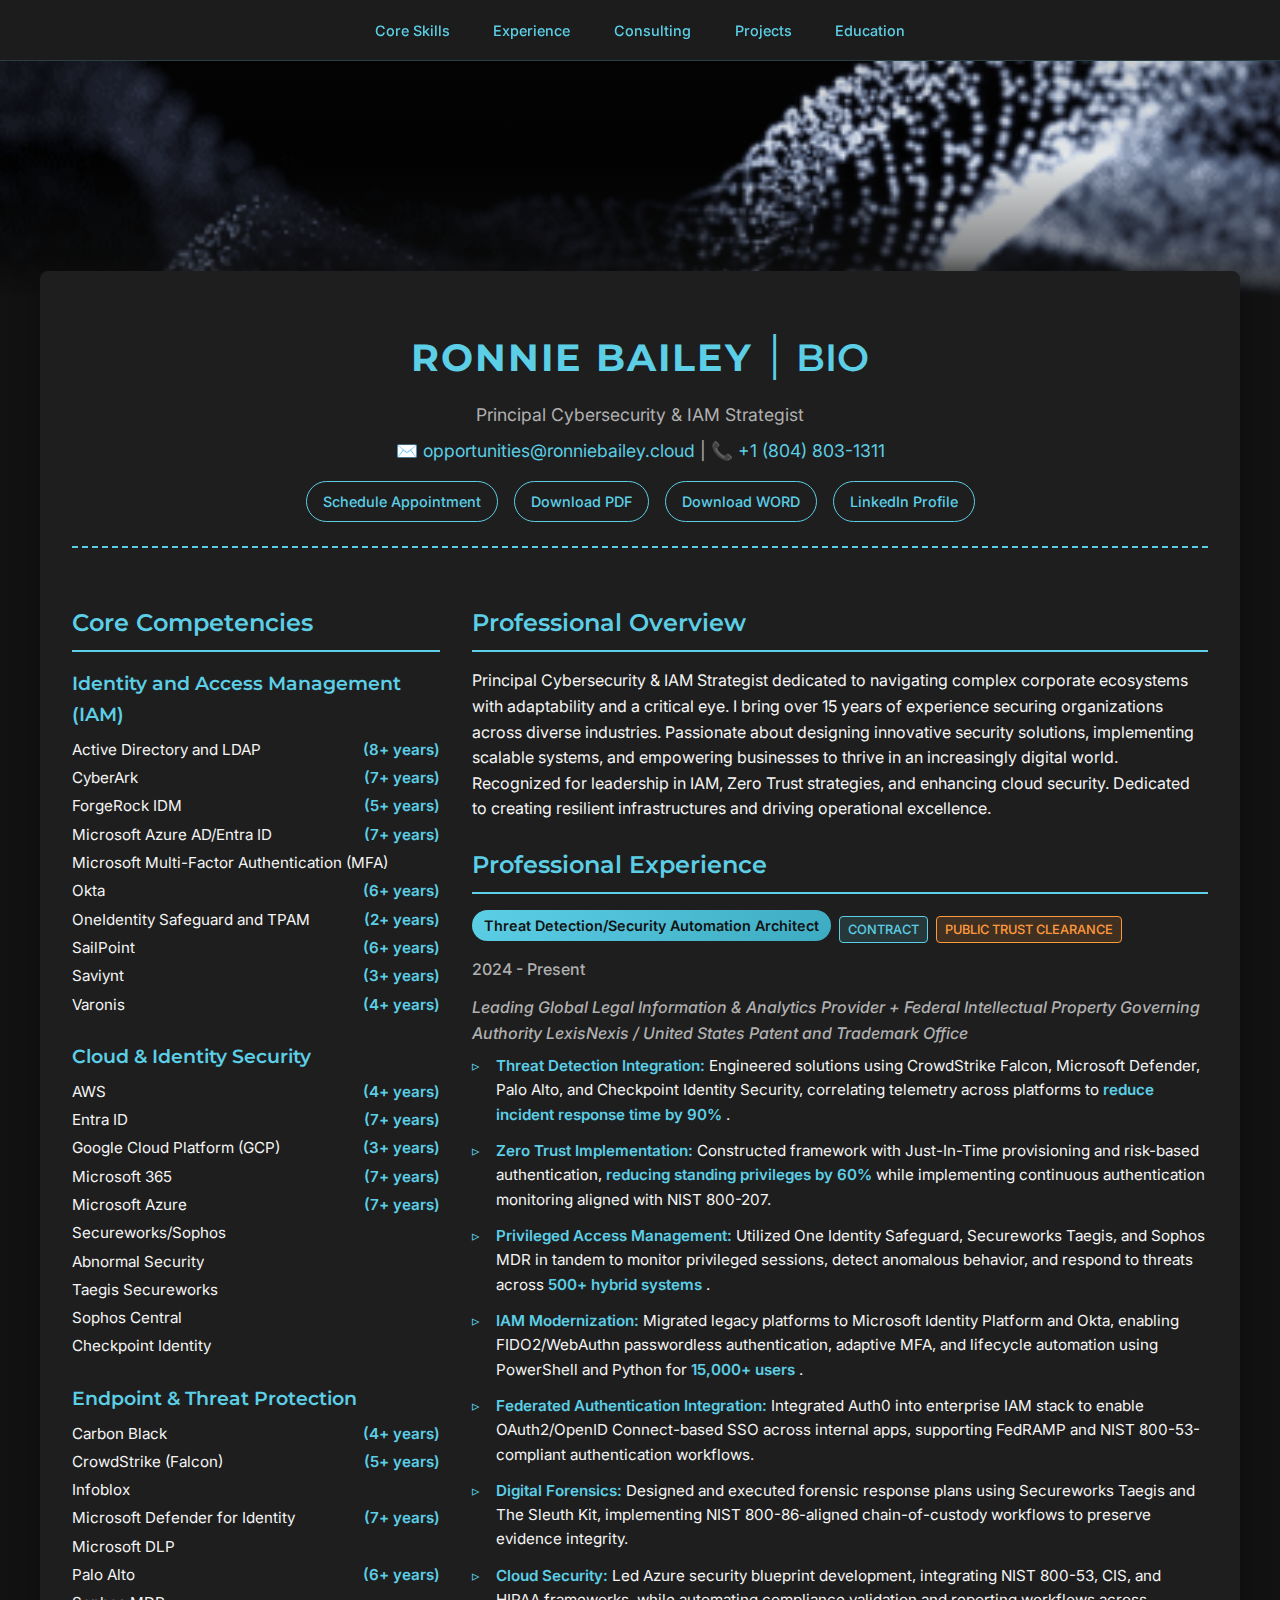
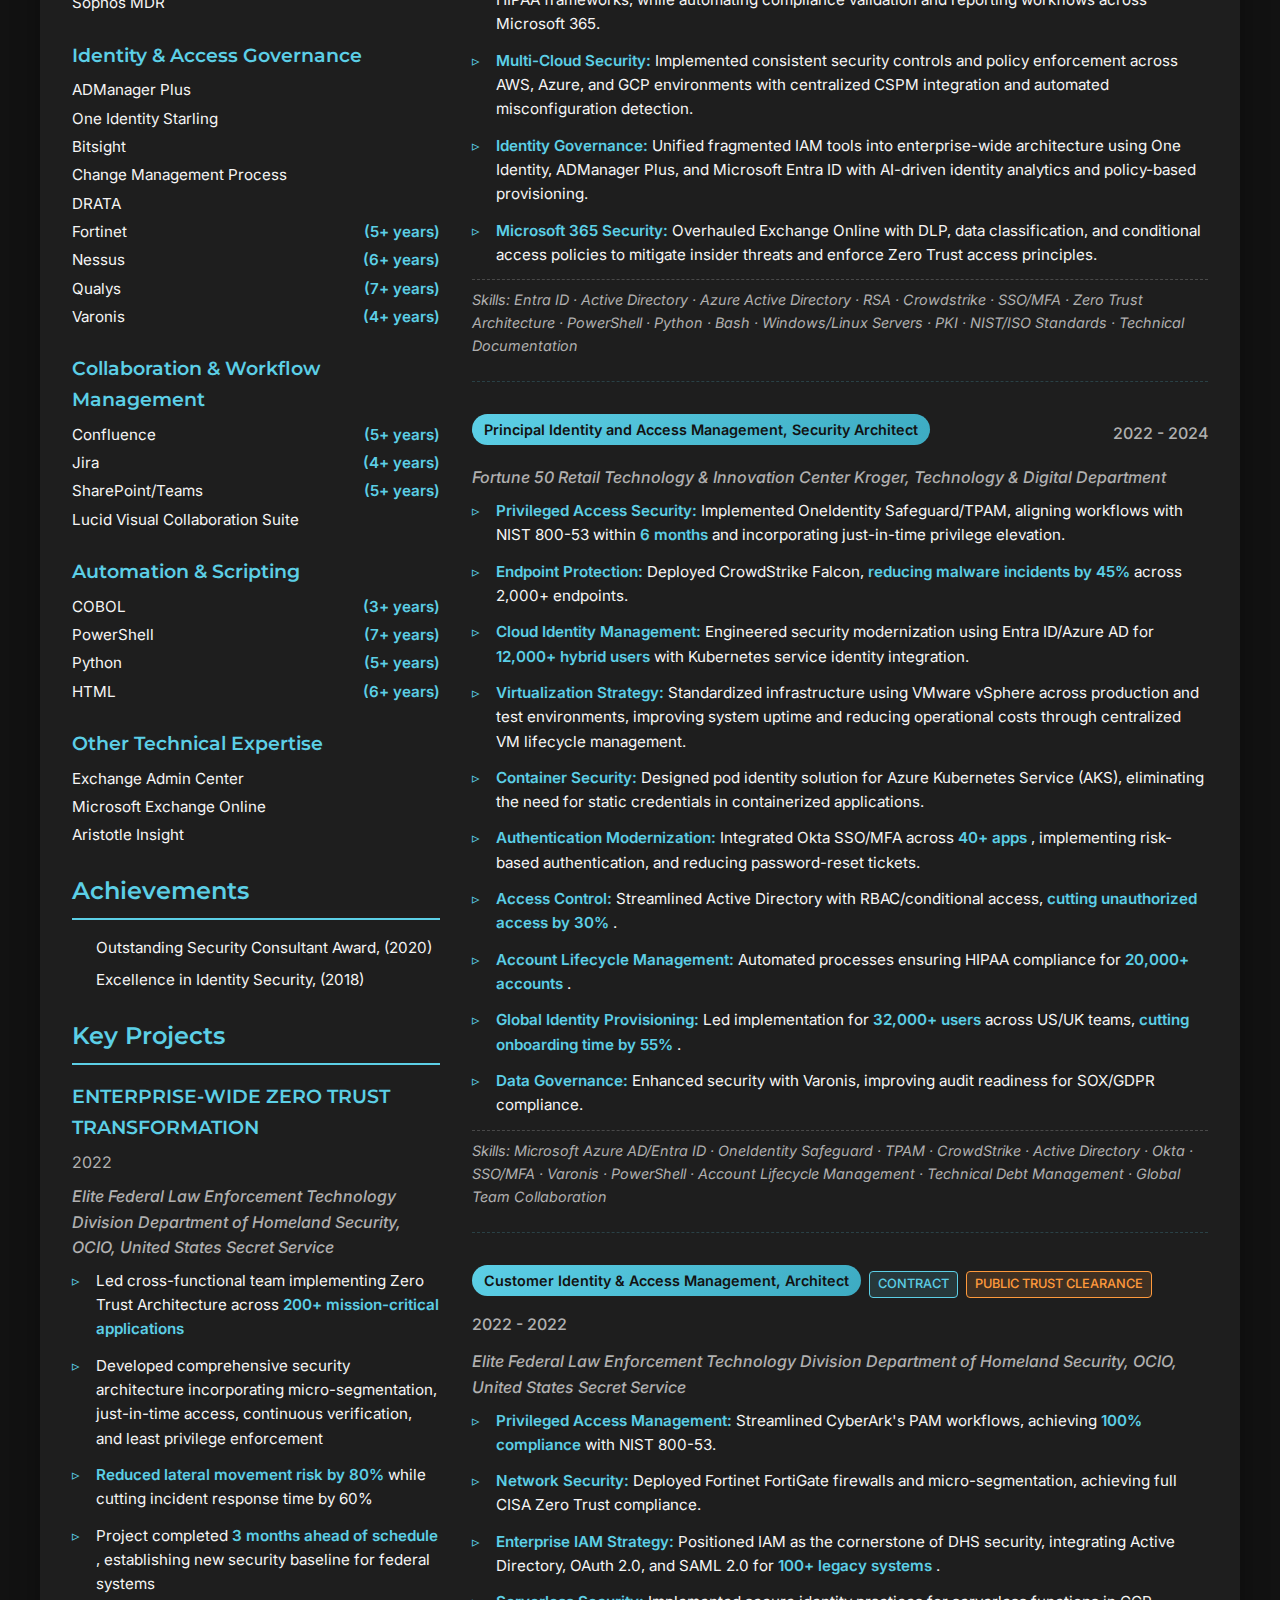
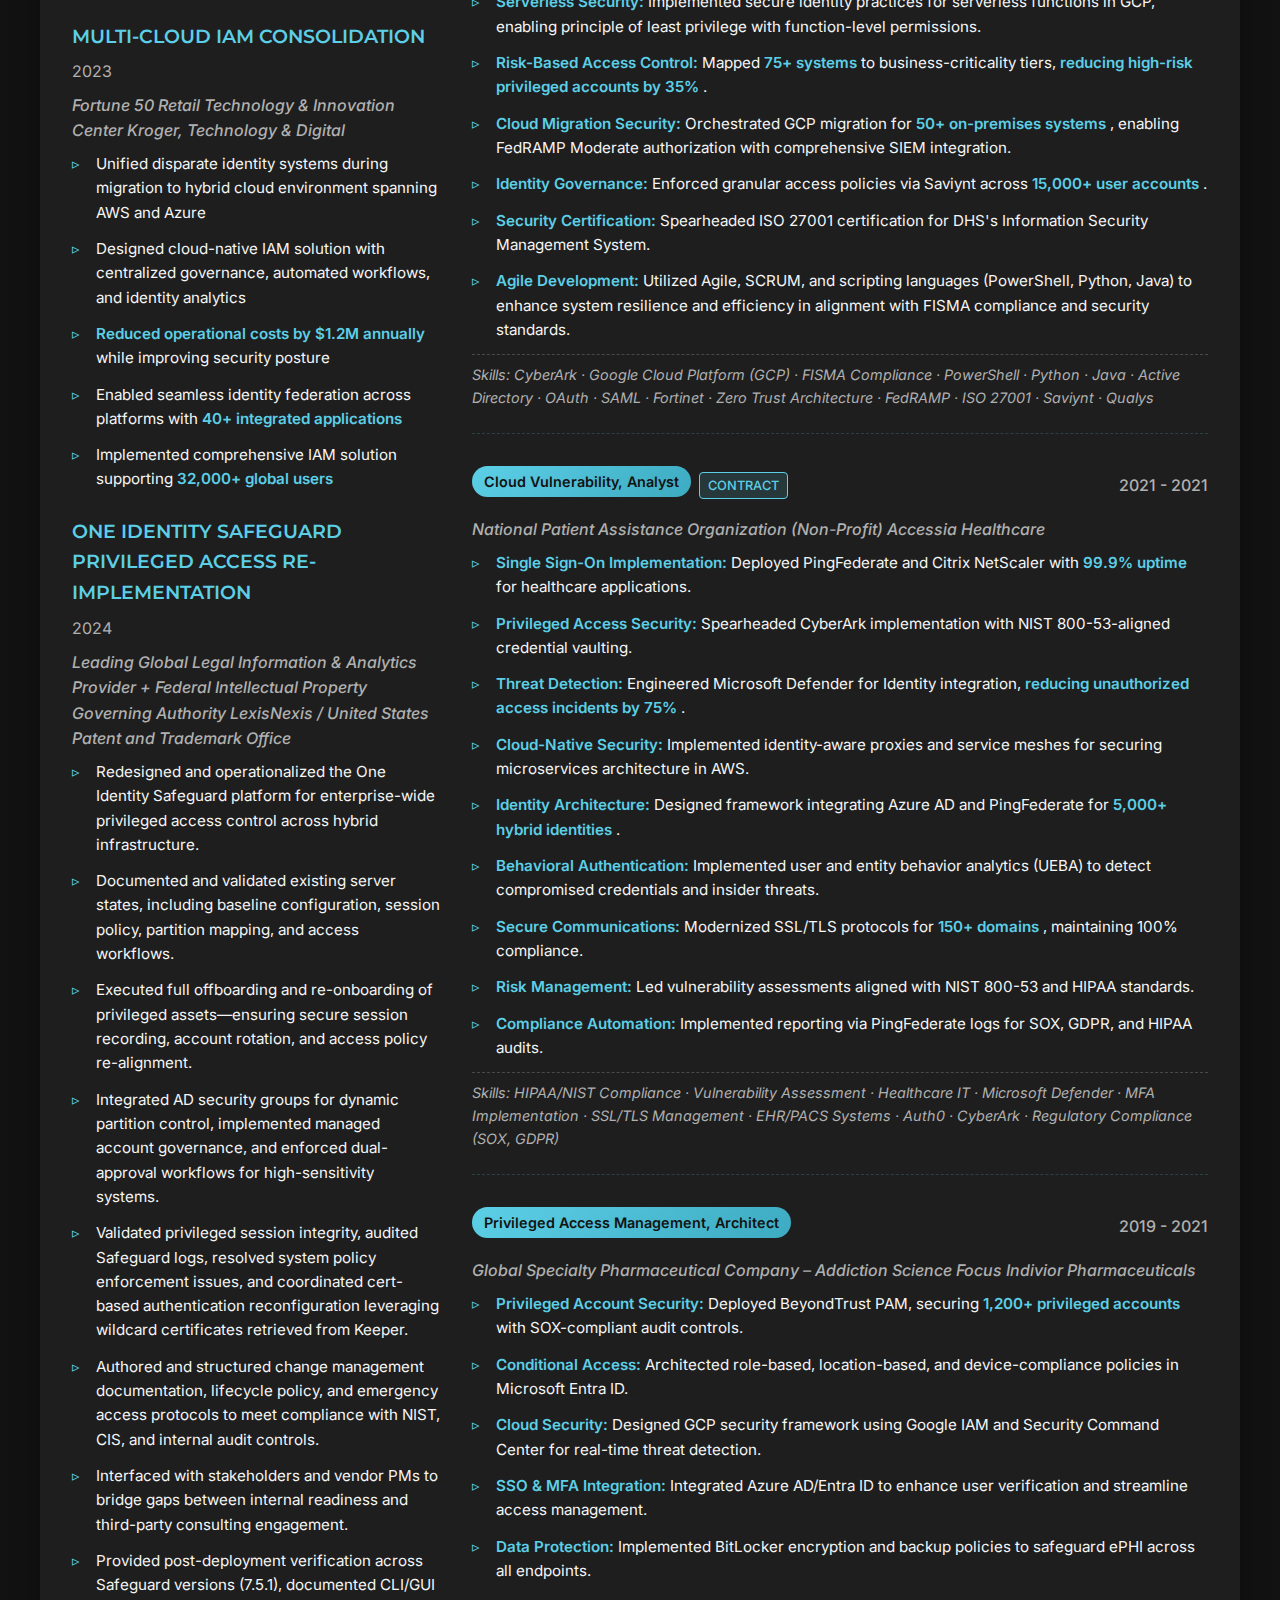
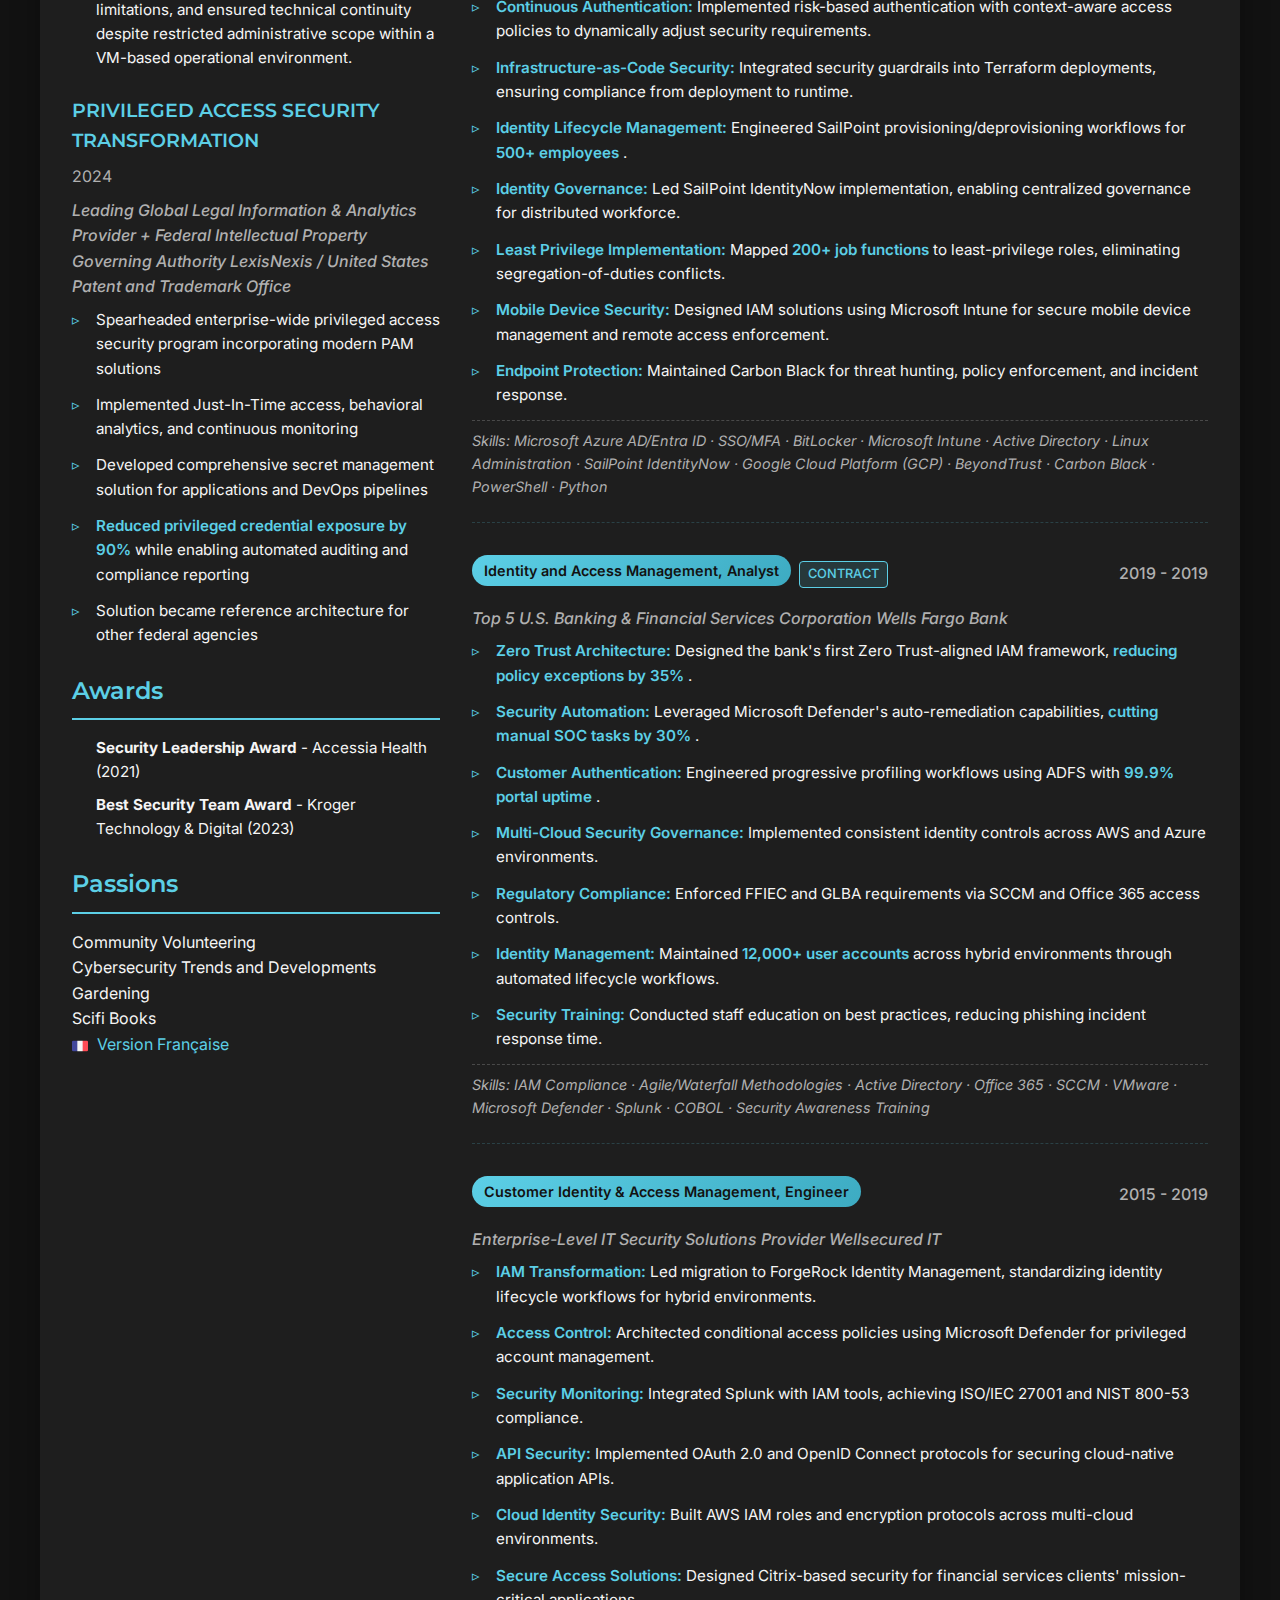
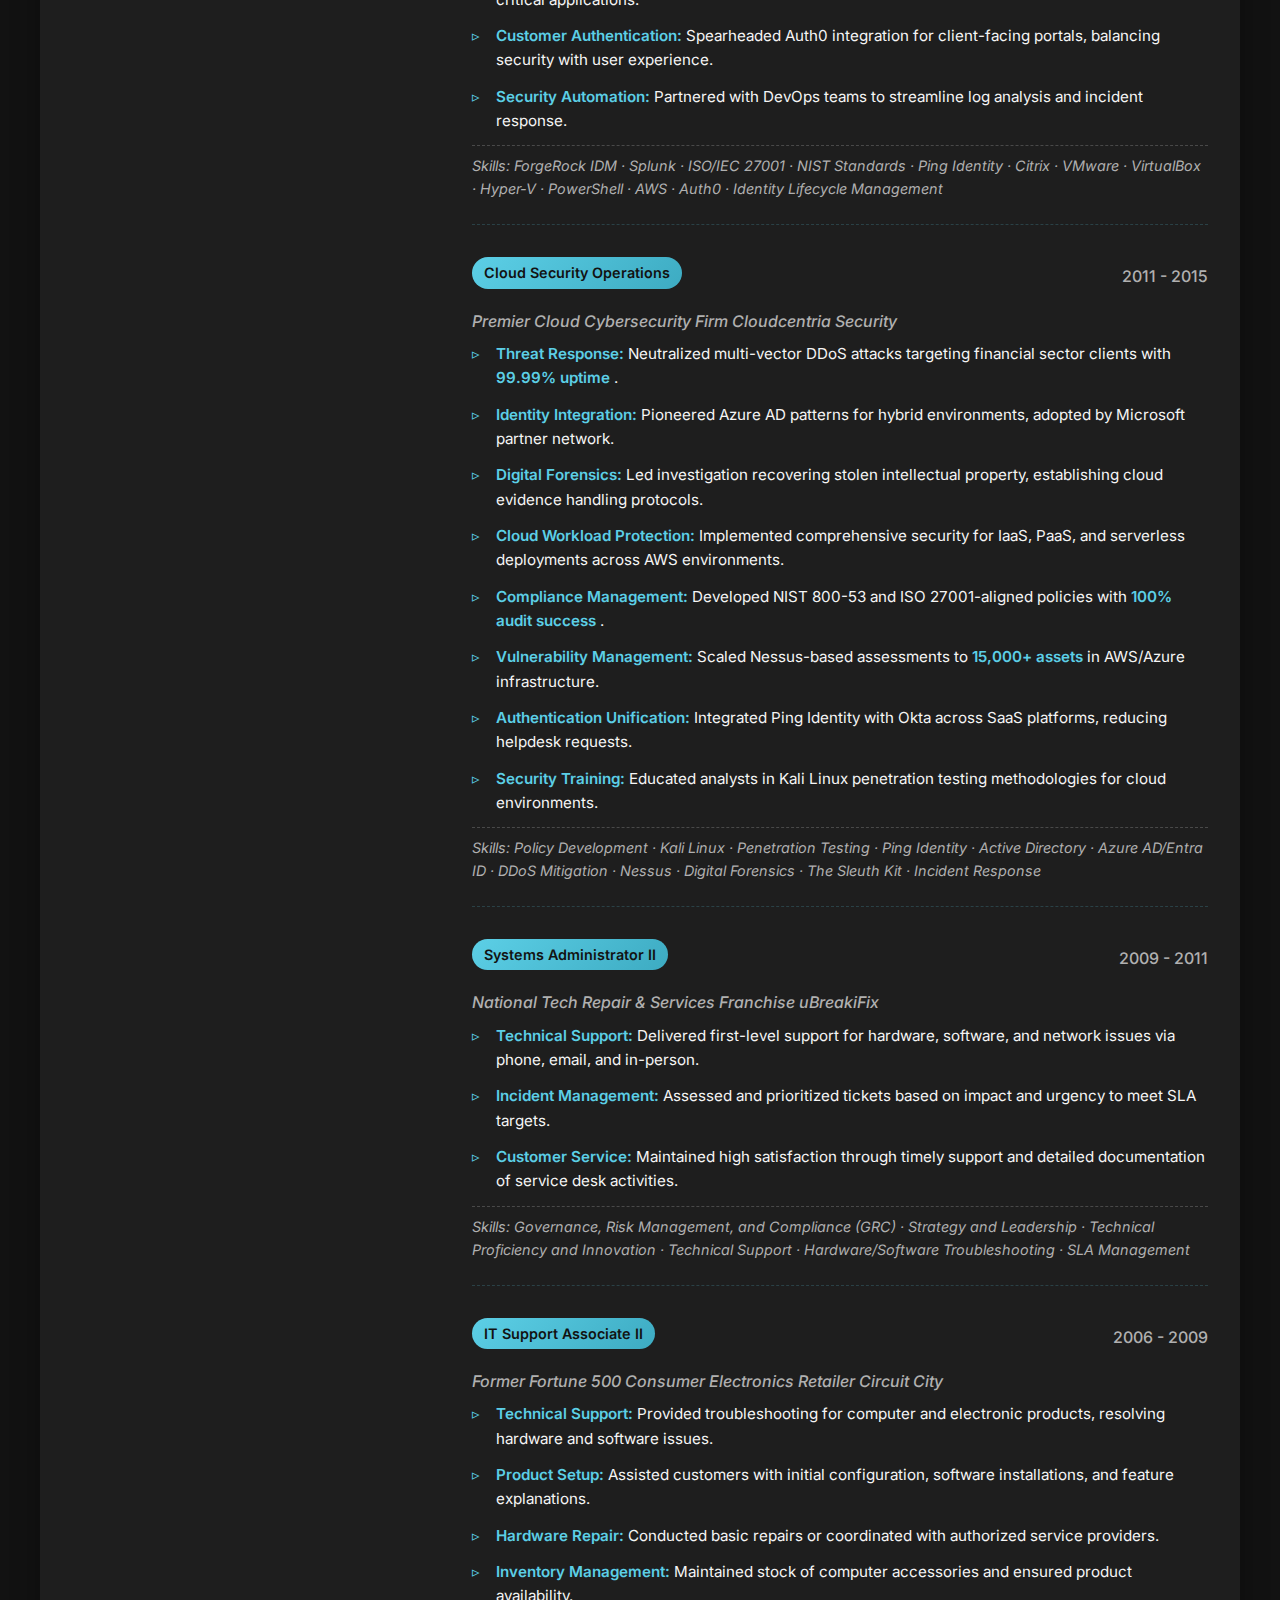
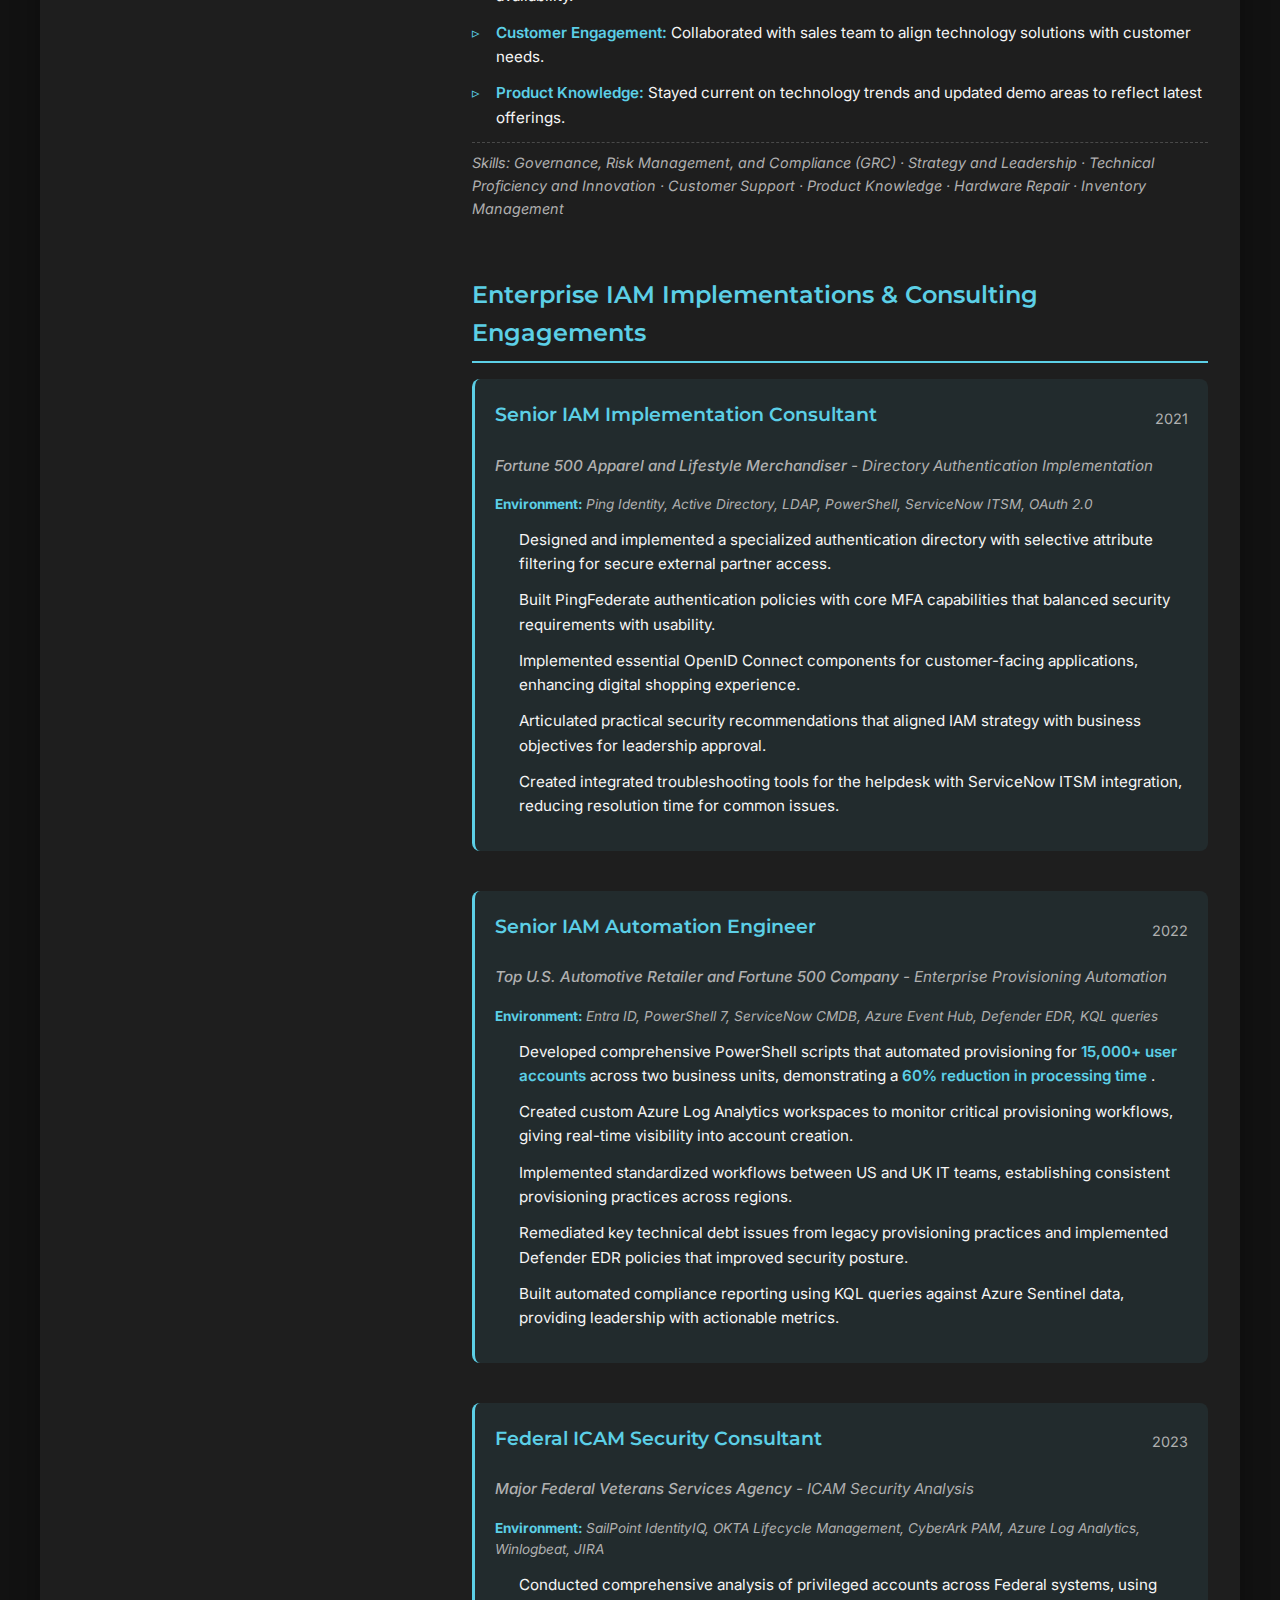
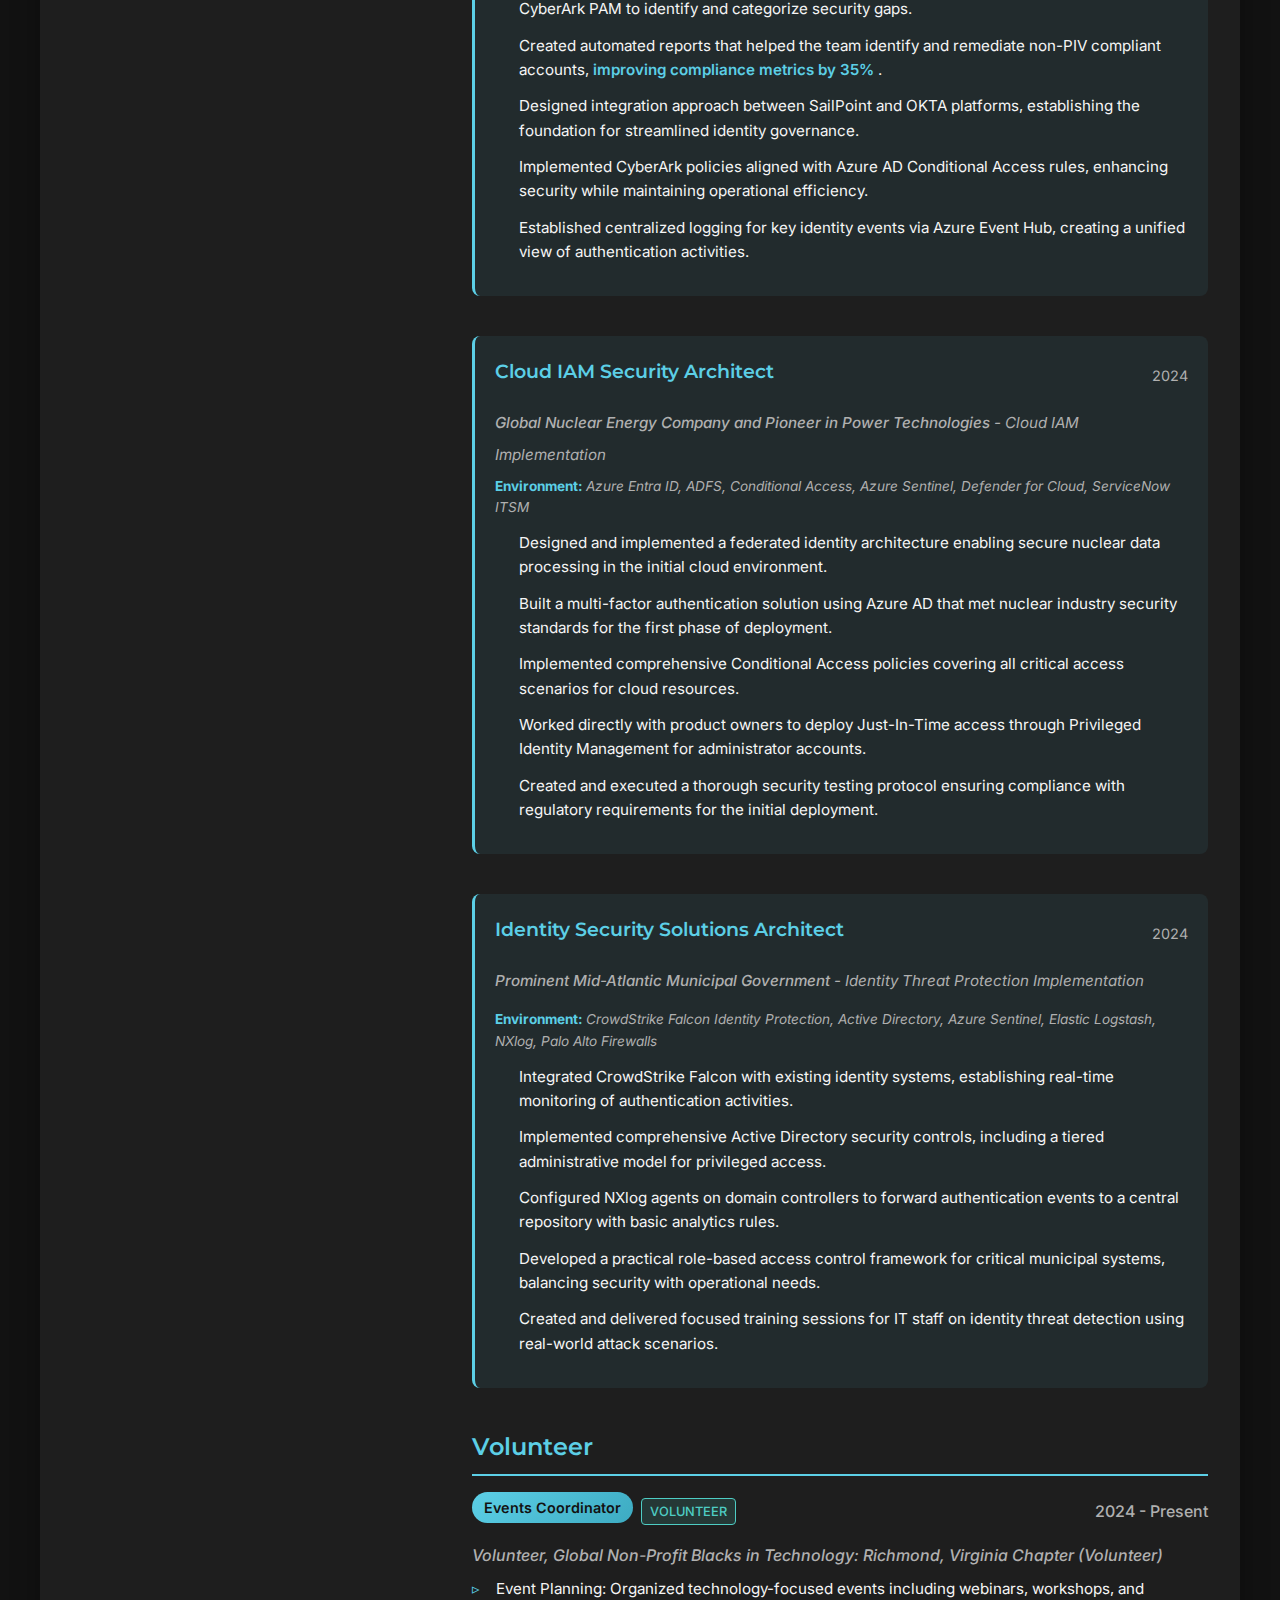
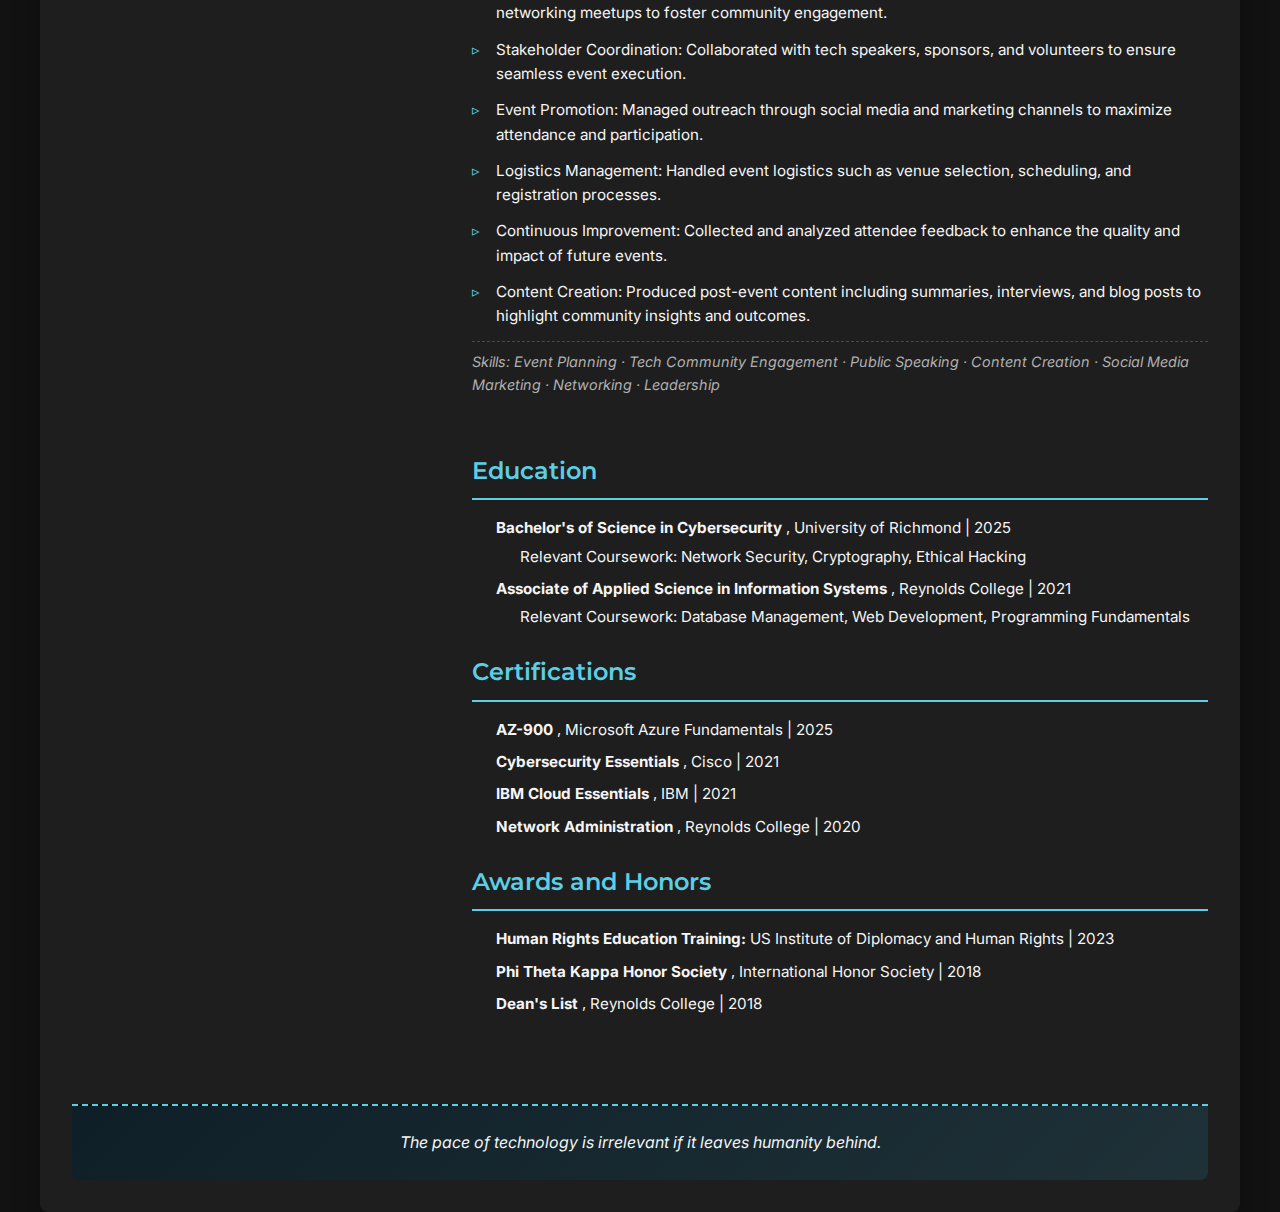
<file: index.html>
<!DOCTYPE html>
<html lang="en">
 <head>
  <meta charset="utf-8"/>
  <meta content="width=device-width, initial-scale=1.0" name="viewport"/>
  <title>
   Ronnie Bailey Resume
  </title>
  <link href="https://fonts.googleapis.com" rel="preconnect"/>
  <link crossorigin="" href="https://fonts.gstatic.com" rel="preconnect"/>
  <link href="https://fonts.googleapis.com/css2?family=Inter:wght@300;400;600;700&amp;family=Montserrat:wght@400;500;600;700&amp;display=swap" rel="stylesheet"/>
  <style>
   :root {
            --primary-color: #5ccfe6;
            --primary-dark: #3dabc2;
            --accent-color: #ff6b6b;
            --bg-color: #121212;
            --card-bg: #1E1E1E;
            --text-color: #f5f5f5;
            --text-secondary: #b0b0b0;
            --section-spacing: 1.5rem;
            --border-radius: 8px;
            --highlight-bg: rgba(92, 207, 230, 0.08);
        }
        
        * {
            box-sizing: border-box;
            margin: 0;
            padding: 0;
            scroll-behavior: smooth;
        }
        
        body {
            font-family: 'Inter', sans-serif;
            background-color: var(--bg-color);
            color: var(--text-color);
            line-height: 1.6;
        }
        
        /* Navigation */
        .quick-nav {
            position: sticky;
            top: 0;
            background-color: rgba(30, 30, 30, 0.95);
            backdrop-filter: blur(5px);
            padding: 0.8rem 2rem;
            z-index: 100;
            border-bottom: 1px solid rgba(92, 207, 230, 0.2);
            display: flex;
            justify-content: center;
            flex-wrap: wrap;
            gap: 1rem;
        }
        
        .quick-nav a {
            color: var(--primary-color);
            text-decoration: none;
            font-weight: 500;
            padding: 0.3rem 0.8rem;
            border-radius: 50px;
            transition: all 0.3s ease;
            font-size: 0.9rem;
            border: 1px solid transparent;
        }
        
        .quick-nav a:hover {
            border-color: var(--primary-color);
            background-color: rgba(92, 207, 230, 0.1);
        }
        
        /* Banner styling - MODIFIED to use flow.gif */
        .banner-wrapper {
            position: relative;
            width: 100%;
            overflow: hidden;
        }
        
        .banner {
            height: 240px;
            background-image: url('flow.gif');
            background-size: cover;
            background-position: center;
            background-repeat: no-repeat;
            background-attachment: fixed;
            width: 100%;
        }
        
        .banner::after {
            content: "";
            position: absolute;
            top: 0;
            left: 0;
            height: 100%;
            width: 100%;
            background: linear-gradient(to bottom, rgba(18,18,18,0.2) 0%, rgba(18,18,18,0.1) 40%, rgba(18,18,18,0.5) 80%, var(--bg-color) 100%);
        }
        
        /* Layout containers */
        .container {
            max-width: 1200px;
            margin: 0 auto;
            margin-top: -30px;
            padding: 2rem;
            display: grid;
            grid-template-columns: 1fr 2fr;
            gap: 2rem;
            background: var(--card-bg);
            border-radius: var(--border-radius);
            box-shadow: 0 8px 30px rgba(0,0,0,0.3);
            position: relative;
            z-index: 2;
        }
        
        /* Header Section - MODIFIED to match Ronnie Bailey Resume 2 */
        .header {
            grid-column: 1 / -1;
            display: flex;
            flex-direction: column;
            align-items: center;
            padding: 1.5rem 0;
            margin-bottom: var(--section-spacing);
            border-bottom: 2px dashed var(--primary-color);
        }
        
        .header-top {
            display: flex;
            align-items: center;
            gap: 1rem;
            margin-bottom: 0.5rem;
            flex-wrap: wrap;
            justify-content: center;
        }
        
        .header h1 {
            font-family: 'Montserrat', sans-serif;
            font-size: clamp(1.8rem, 3vw, 2.5rem);
            letter-spacing: 2px;
            color: var(--primary-color);
            margin: 0;
            font-weight: 700;
        }
        
        .separator {
            font-size: clamp(1.8rem, 3vw, 2.5rem);
            color: var(--primary-color);
        }
        
        .bio-link {
            font-family: 'Montserrat', sans-serif;
            font-size: clamp(1.8rem, 3vw, 2.5rem);
            color: var(--primary-color);
            text-decoration: none;
            font-weight: 600;
        }
        
        .bio-link:hover {
            text-decoration: underline;
        }
        
        .header p {
            margin: 0.25rem 0;
            color: var(--text-secondary);
            font-size: clamp(0.9rem, 2vw, 1.1rem);
            text-align: center;
        }
        
        .header-links {
            display: flex;
            gap: 1rem;
            margin-top: 0.75rem;
            flex-wrap: wrap;
            justify-content: center;
        }
        
        .header-links a {
            color: var(--primary-color);
            text-decoration: none;
            padding: 0.5rem 1rem;
            border-radius: 50px;
            transition: all 0.3s ease;
            border: 1px solid var(--primary-color);
            font-weight: 500;
            font-size: 0.9rem;
        }
        
        .header-links a:hover {
            background-color: var(--primary-color);
            color: var(--bg-color);
        }
        
        /* Section styling */
        .section {
            margin-bottom: var(--section-spacing);
            scroll-margin-top: 80px;
        }
        
        .section h2 {
            font-family: 'Montserrat', sans-serif;
            color: var(--primary-color);
            margin-bottom: 1rem;
            padding-bottom: 0.5rem;
            border-bottom: 2px solid var(--primary-color);
            font-size: 1.5rem;
            font-weight: 600;
        }
        
        .section h3 {
            font-family: 'Montserrat', sans-serif;
            color: var(--primary-color);
            margin-bottom: 0.5rem;
            font-size: 1.2rem;
            font-weight: 600;
        }
        
        /* Skills section */
        .skills-section {
            margin-bottom: 1.5rem;
        }
        
        .skills-section ul {
            list-style: none;
        }
        
        .skills-section li {
            display: flex;
            justify-content: space-between;
            margin-bottom: 0.25rem;
            font-size: 0.95rem;
        }
        
        .skills-section li span {
            color: var(--primary-color);
            font-weight: 600;
        }
        
        /* Job descriptions */
        .job-description {
            margin-bottom: 2rem;
            padding-bottom: 1.5rem;
            border-bottom: 1px dashed rgba(92, 207, 230, 0.2);
        }
        
        .job-description:last-child {
            border-bottom: none;
        }
        
        .job-header {
            display: flex;
            flex-wrap: wrap;
            justify-content: space-between;
            align-items: center;
            margin-bottom: 0.75rem;
            gap: 0.5rem;
        }
        
        .job-title-container {
            display: flex;
            flex-wrap: wrap;
            align-items: center;
            gap: 0.5rem;
        }
        
        .job-date {
            font-weight: 500;
            color: var(--text-secondary);
            white-space: nowrap;
        }
        
        /* Badge styles */
        .badge {
            background: linear-gradient(135deg, var(--primary-color), var(--primary-dark));
            color: var(--bg-color);
            padding: 0.25rem 0.75rem;
            border-radius: 50px;
            font-size: 0.9rem;
            font-weight: 600;
            display: inline-block;
            margin-bottom: 0.5rem;
        }
        
        .contract-badge {
            display: inline-flex;
            align-items: center;
            font-size: 0.8rem;
            font-weight: 500;
            padding: 0.15rem 0.5rem;
            border-radius: 4px;
            background-color: rgba(92, 207, 230, 0.15);
            color: var(--primary-color);
            border: 1px solid var(--primary-color);
        }
        
        .clearance-badge {
            display: inline-flex;
            align-items: center;
            font-size: 0.8rem;
            font-weight: 500;
            padding: 0.15rem 0.5rem;
            border-radius: 4px;
            background-color: rgba(255, 154, 60, 0.15);
            color: #ff9a3c;
            border: 1px solid #ff9a3c;
        }
        
        .volunteer-badge {
            display: inline-flex;
            align-items: center;
            font-size: 0.8rem;
            font-weight: 500;
            padding: 0.15rem 0.5rem;
            border-radius: 4px;
            background-color: rgba(78, 205, 196, 0.15);
            color: #4ecdc4;
            border: 1px solid #4ecdc4;
        }
        
        .badge-container {
            display: flex;
            flex-wrap: wrap;
            gap: 0.5rem;
            margin-top: 0.25rem;
        }
        
        .details {
            list-style-type: none;
        }
        
        .details li {
            margin-bottom: 0.5rem;
            font-size: 0.95rem;
        }
        
        .consulting-section ul {
            list-style-type: none;
            padding-left: 0;
            margin-bottom: 0.75rem;
        }
        
        .consulting-section li {
            margin-bottom: 0.75rem;
            font-size: 0.95rem;
            position: relative;
            padding-left: 1.5rem;
        }
        
        .details ul {
            list-style-type: none;
            margin-left: 0;
            margin-top: 0.25rem;
        }
        
        .details li {
            position: relative;
            padding-left: 1.5rem;
        }
                
        .project ul {
            list-style-type: none;
            padding-left: 0;
            margin-bottom: 0.75rem;
        }
        
        /* Company name hover effect */
        .company-name {
            cursor: pointer;
            margin: 0.5rem 0;
            display: block;
            font-weight: 500;
            font-style: italic;
            color: var(--text-secondary);
            transition: color 0.2s;
        }
        
        .company-name:hover {
            color: var(--primary-color);
        }
        
        .consulting-org .company-name {
            display: inline-block;
        }
        
        .consulting-org .company-name .placeholder,
        .consulting-org .company-name .real-name {
            display: inline;
        }
        
        .consulting-org .company-name .real-name {
            display: none;
        }
        
        /* Job details lists */
        .job-description ul {
            list-style-type: none;
            padding-left: 0;
            margin-bottom: 0.75rem;
        }
        
        .job-description li {
            margin-bottom: 0.75rem;
            font-size: 0.95rem;
            position: relative;
            padding-left: 1.5rem;
        }
        
        .job-description li:before {
            content: "▹";
            position: absolute;
            left: 0;
            color: var(--primary-color);
        }
        
        .job-skills {
            font-size: 0.9rem;
            color: var(--text-secondary);
            font-style: italic;
            margin-top: 0.75rem;
            padding-top: 0.5rem;
            border-top: 1px dashed rgba(176, 176, 176, 0.3);
        }
        
        /* Project styling */
        .project {
            margin-bottom: 1.5rem;
        }
        
        .project-header {
            display: flex;
            flex-wrap: wrap;
            justify-content: space-between;
            margin-bottom: 0.5rem;
        }
        
        .project-title {
            font-weight: 600;
            color: var(--primary-color);
        }
        
        .project-org {
            font-style: italic;
            color: var(--text-secondary);
        }
        
        .project-date {
            color: var(--text-secondary);
        }

   .project li::before {
  content: "▹";
  position: absolute;
  left: 0;
  color: var(--primary-color);
}
.project li {
  position: relative;
  padding-left: 1.5rem;
  margin-bottom: 0.75rem;
  font-size: 0.95rem;
}
        
        /* Consulting Engagements */
        .consulting-section {
            margin-bottom: 2.5rem;
            padding: 1.25rem;
            background-color: var(--highlight-bg);
            border-radius: var(--border-radius);
            border-left: 3px solid var(--primary-color);
        }
        
        .consulting-header {
            display: flex;
            justify-content: space-between;
            align-items: center;
            margin-bottom: 0.5rem;
            flex-wrap: wrap;
            gap: 0.5rem;
        }
        
        .consulting-title {
            font-weight: 600;
            color: var(--primary-color);
            margin-right: 1rem;
            font-size: 1.1rem;
        }
        
        .consulting-date {
            color: var(--text-secondary);
            white-space: nowrap;
            font-size: 0.9rem;
        }
        
        .consulting-org {
            font-style: italic;
            color: var(--text-secondary);
            margin-bottom: 0.5rem;
            font-size: 0.95rem;
        }
        
        .consulting-environment {
            font-size: 0.85rem;
            color: var(--text-secondary);
            margin-bottom: 0.75rem;
            font-style: italic;
        }
        
        .consulting-environment strong {
            color: var(--primary-color);
            font-style: normal;
        }
        
        /* Quote of the day */
        .quote-of-the-day {
            grid-column: 1 / -1;
            text-align: center;
            padding: 1.5rem;
            margin-top: 2rem;
            font-style: italic;
            color: var(--text-color);
            position: relative;
            border-top: 2px dashed var(--primary-color);
            border-radius: 0 0 var(--border-radius) var(--border-radius);
            z-index: 1;
            background: linear-gradient(135deg, rgba(18, 18, 18, 0.9), rgba(30, 30, 30, 0.9));
        }
        
        .quote-of-the-day::before {
            content: "";
            position: absolute;
            top: 0;
            left: 0;
            width: 100%;
            height: 100%;
            background: linear-gradient(135deg, rgba(12, 36, 48, 0.7), rgba(32, 58, 67, 0.7));
            z-index: -1;
            border-radius: 0 0 var(--border-radius) var(--border-radius);
        }
        
        /* Links styling */
        a {
            color: var(--primary-color);
            text-decoration: none;
            transition: color 0.2s;
        }
        
        a:hover {
            color: var(--primary-dark);
            text-decoration: underline;
        }
        
        .icon {
            width: 16px;
            height: 16px;
            vertical-align: middle;
            margin-right: 5px;
        }
        
        /* Highlight important metrics */
        .highlight {
            color: var(--primary-color);
            font-weight: 600;
        }
        
        /* Responsive design */
        @media (max-width: 900px) {
            .container {
                grid-template-columns: 1fr;
                padding: 1rem;
            }
            
            .header {
                padding: 1rem 0;
            }
            
            .header-top {
                flex-direction: column;
                text-align: center;
                gap: 0.5rem;
            }
            
            .separator, .bio-link {
                font-size: 2rem;
            }
            
            .job-header {
                flex-direction: column;
                align-items: flex-start;
                gap: 0.5rem;
            }
            
            .banner {
                height: 180px;
                background-attachment: scroll;
            }
            
            .quick-nav {
                padding: 0.5rem;
                gap: 0.5rem;
            }
            
            .quick-nav a {
                font-size: 0.8rem;
                padding: 0.2rem 0.6rem;
            }
        }
        
        @media (max-width: 600px) {
            .banner {
                height: 150px;
                padding-bottom: 30px;
            }
            
            .header-links {
                gap: 0.5rem;
            }
            
            .header-links a {
                padding: 0.4rem 0.8rem;
                font-size: 0.8rem;
            }
        }
        
        /* Print styles */
        @media print {
            .quick-nav, .header-links {
                display: none;
            }
            
            body {
                background-color: white;
                color: black;
            }
            
            .container {
                box-shadow: none;
                padding: 0.5rem;
            }
            
            .banner {
                display: none;
            }
        }
  </style>
 </head>
 <body>
  <!-- Sticky Navigation -->
  <div class="quick-nav">
   <a href="#skills">
    Core Skills
   </a>
   <a href="#experience">
    Experience
   </a>
   <a href="#consulting">
    Consulting
   </a>
   <a href="#projects">
    Projects
   </a>
   <a href="#education">
    Education
   </a>
  </div>
  <!-- Banner - Modified to use flow.gif -->
  <div class="banner-wrapper">
   <div class="banner">
   </div>
  </div>
  <!-- Main Container -->
  <div class="container">
   <!-- Header Section - Modified to match "Ronnie Bailey Resume 2" -->
   <header class="header">
    <div class="header-top">
     <h1>
      RONNIE BAILEY
     </h1>
     <span class="separator">
      |
     </span>
     <a class="bio-link" href="narrative.html">
      BIO
     </a>
    </div>
    <p>
     Principal Cybersecurity &amp; IAM Strategist
    </p>
    <p>
     ✉️
     <a href="mailto:opportunities@ronniebailey.cloud">
      opportunities@ronniebailey.cloud
     </a>
     | 📞
     <a href="tel:+8048031311">
      +1 (804) 803-1311
     </a>
    </p>
    <div class="header-links">
     <a href="https://calendly.com/ronniebailey" target="_blank">
      Schedule Appointment
     </a>
     <a download="Ronnie Bailey Resume.pdf" href="Resume.pdf">
      Download PDF
     </a>
     <a download="Ronnie Bailey Resume.docx" href="Resume.docx">
      Download WORD
     </a>
     <a href="https://www.linkedin.com/in/ronniebailey" target="_blank">
      LinkedIn Profile
     </a>
    </div>
   </header>
   <!-- Left Column -->
   <div class="left-column">
    <!-- Core Competencies Section -->
    <div class="section" id="skills">
     <h2>
      Core Competencies
     </h2>
     <div class="skills-section">
      <h3>
       Identity and Access Management (IAM)
      </h3>
      <ul>
       <li>
        Active Directory and LDAP
        <span>
         (8+ years)
        </span>
       </li>
       <li>
        CyberArk
        <span>
         (7+ years)
        </span>
       </li>
       <li>
        ForgeRock IDM
        <span>
         (5+ years)
        </span>
       </li>
       <li>
        Microsoft Azure AD/Entra ID
        <span>
         (7+ years)
        </span>
       </li>
       <li>
        Microsoft Multi-Factor Authentication (MFA)
       </li>
       <li>
        Okta
        <span>
         (6+ years)
        </span>
       </li>
       <li>
        OneIdentity Safeguard and TPAM
        <span>
         (2+ years)
        </span>
       </li>
       <li>
        SailPoint
        <span>
         (6+ years)
        </span>
       </li>
       <li>
        Saviynt
        <span>
         (3+ years)
        </span>
       </li>
       <li>
        Varonis
        <span>
         (4+ years)
        </span>
       </li>
      </ul>
     </div>
     <div class="skills-section">
      <h3>
       Cloud &amp; Identity Security
      </h3>
      <ul>
       <li>
        AWS
        <span>
         (4+ years)
        </span>
       </li>
       <li>
        Entra ID
        <span>
         (7+ years)
        </span>
       </li>
       <li>
        Google Cloud Platform (GCP)
        <span>
         (3+ years)
        </span>
       </li>
       <li>
        Microsoft 365
        <span>
         (7+ years)
        </span>
       </li>
       <li>
        Microsoft Azure
        <span>
         (7+ years)
        </span>
       </li>
       <li>
        Secureworks/Sophos
       </li>
       <li>
        Abnormal Security
       </li>
       <li>
        Taegis Secureworks
       </li>
       <li>
        Sophos Central
       </li>
       <li>
        Checkpoint Identity
       </li>
      </ul>
     </div>
     <div class="skills-section">
      <h3>
       Endpoint &amp; Threat Protection
      </h3>
      <ul>
       <li>
        Carbon Black
        <span>
         (4+ years)
        </span>
       </li>
       <li>
        CrowdStrike (Falcon)
        <span>
         (5+ years)
        </span>
       </li>
       <li>
        Infoblox
       </li>
       <li>
        Microsoft Defender for Identity
        <span>
         (7+ years)
        </span>
       </li>
       <li>
        Microsoft DLP
       </li>
       <li>
        Palo Alto
        <span>
         (6+ years)
        </span>
       </li>
       <li>
        Sophos MDR
       </li>
      </ul>
     </div>
     <div class="skills-section">
      <h3>
       Identity &amp; Access Governance
      </h3>
      <ul>
       <li>
        ADManager Plus
       </li>
       <li>
        One Identity Starling
       </li>
       <li>
        Bitsight
       </li>
       <li>
        Change Management Process
       </li>
       <li>
        DRATA
       </li>
       <li>
        Fortinet
        <span>
         (5+ years)
        </span>
       </li>
       <li>
        Nessus
        <span>
         (6+ years)
        </span>
       </li>
       <li>
        Qualys
        <span>
         (7+ years)
        </span>
       </li>
       <li>
        Varonis
        <span>
         (4+ years)
        </span>
       </li>
      </ul>
     </div>
     <div class="skills-section">
      <h3>
       Collaboration &amp; Workflow Management
      </h3>
      <ul>
       <li>
        Confluence
        <span>
         (5+ years)
        </span>
       </li>
       <li>
        Jira
        <span>
         (4+ years)
        </span>
       </li>
       <li>
        SharePoint/Teams
        <span>
         (5+ years)
        </span>
       </li>
       <li>
        Lucid Visual Collaboration Suite
       </li>
      </ul>
     </div>
     <div class="skills-section">
      <h3>
       Automation &amp; Scripting
      </h3>
      <ul>
       <li>
        COBOL
        <span>
         (3+ years)
        </span>
       </li>
       <li>
        PowerShell
        <span>
         (7+ years)
        </span>
       </li>
       <li>
        Python
        <span>
         (5+ years)
        </span>
       </li>
       <li>
        HTML
        <span>
         (6+ years)
        </span>
       </li>
      </ul>
     </div>
     <div class="skills-section">
      <h3>
       Other Technical Expertise
      </h3>
      <ul>
       <li>
        Exchange Admin Center
       </li>
       <li>
        Microsoft Exchange Online
       </li>
       <li>
        Aristotle Insight
       </li>
      </ul>
     </div>
    </div>
    <!-- Achievements Section -->
    <div class="section">
     <h2>
      Achievements
     </h2>
     <ul class="details">
      <li>
       Outstanding Security Consultant Award, (2020)
      </li>
      <li>
       Excellence in Identity Security, (2018)
      </li>
     </ul>
    </div>
    <!-- Projects Section -->
    <div class="section" id="projects">
     <h2>
      Key Projects
     </h2>
     <div class="project">
      <div class="project-header">
       <h3 class="project-title">
        ENTERPRISE-WIDE ZERO TRUST TRANSFORMATION
       </h3>
       <span class="project-date">
        2022
       </span>
      </div>
      <div class="company-name">
       <span class="placeholder">
        Elite Federal Law Enforcement Technology Division
       </span>
       <span class="real-name">
        Department of Homeland Security, OCIO, United States Secret Service
       </span>
      </div>
      <ul>
       <li>
        Led cross-functional team implementing Zero Trust Architecture across
        <span class="highlight">
         200+ mission-critical applications
        </span>
       </li>
       <li>
        Developed comprehensive security architecture incorporating micro-segmentation, just-in-time access, continuous verification, and least privilege enforcement
       </li>
       <li>
        <span class="highlight">
         Reduced lateral movement risk by 80%
        </span>
        while cutting incident response time by 60%
       </li>
       <li>
        Project completed
        <span class="highlight">
         3 months ahead of schedule
        </span>
        , establishing new security baseline for federal systems
       </li>
      </ul>
     </div>
     <div class="project">
      <div class="project-header">
       <h3 class="project-title">
        MULTI-CLOUD IAM CONSOLIDATION
       </h3>
       <span class="project-date">
        2023
       </span>
      </div>
      <div class="company-name">
       <span class="placeholder">
        Fortune 50 Retail Technology &amp; Innovation Center
       </span>
       <span class="real-name">
        Kroger, Technology &amp; Digital
       </span>
      </div>
      <ul>
       <li>
        Unified disparate identity systems during migration to hybrid cloud environment spanning AWS and Azure
       </li>
       <li>
        Designed cloud-native IAM solution with centralized governance, automated workflows, and identity analytics
       </li>
       <li>
        <span class="highlight">
         Reduced operational costs by $1.2M annually
        </span>
        while improving security posture
       </li>
       <li>
        Enabled seamless identity federation across platforms with
        <span class="highlight">
         40+ integrated applications
        </span>
       </li>
       <li>
        Implemented comprehensive IAM solution supporting
        <span class="highlight">
         32,000+ global users
        </span>
       </li>
      </ul>
     </div>
     <div class="project">
      <div class="project-header">
       <h3 class="project-title">
        ONE IDENTITY SAFEGUARD PRIVILEGED ACCESS RE-IMPLEMENTATION
       </h3>
       <span class="project-date">
        2024
       </span>
      </div>
      <div class="company-name">
       <span class="placeholder">
        Leading Global Legal Information & Analytics Provider + Federal Intellectual Property Governing Authority
       </span>
       <span class="real-name">
        LexisNexis / United States Patent and Trademark Office
       </span>
      </div>
      <ul>
       <li>
        Redesigned and operationalized the One Identity Safeguard platform for enterprise-wide privileged access control across hybrid infrastructure.
       </li>
       <li>
        Documented and validated existing server states, including baseline configuration, session policy, partition mapping, and access workflows.
       </li>
       <li>
        Executed full offboarding and re-onboarding of privileged assets&mdash;ensuring secure session recording, account rotation, and access policy re-alignment.
       </li>
       <li>
        Integrated AD security groups for dynamic partition control, implemented managed account governance, and enforced dual-approval workflows for high-sensitivity systems.
       </li>
       <li>
        Validated privileged session integrity, audited Safeguard logs, resolved system policy enforcement issues, and coordinated cert-based authentication reconfiguration leveraging wildcard certificates retrieved from Keeper.
       </li>
       <li>
        Authored and structured change management documentation, lifecycle policy, and emergency access protocols to meet compliance with NIST, CIS, and internal audit controls.
       </li>
       <li>
        Interfaced with stakeholders and vendor PMs to bridge gaps between internal readiness and third-party consulting engagement.
       </li>
       <li>
        Provided post-deployment verification across Safeguard versions (7.5.1), documented CLI/GUI limitations, and ensured technical continuity despite restricted administrative scope within a VM-based operational environment.
       </li>
      </ul>
     </div>
     <div class="project">
      <div class="project-header">
       <h3 class="project-title">
        PRIVILEGED ACCESS SECURITY TRANSFORMATION
       </h3>
       <span class="project-date">
        2024
       </span>
      </div>
      <div class="company-name">
       <span class="placeholder">
        Leading Global Legal Information & Analytics Provider + Federal Intellectual Property Governing Authority
       </span>
       <span class="real-name">
        LexisNexis / United States Patent and Trademark Office
       </span>
      </div>
      <ul>
       <li>
        Spearheaded enterprise-wide privileged access security program incorporating modern PAM solutions
       </li>
       <li>
        Implemented Just-In-Time access, behavioral analytics, and continuous monitoring
       </li>
       <li>
        Developed comprehensive secret management solution for applications and DevOps pipelines
       </li>
       <li>
        <span class="highlight">
         Reduced privileged credential exposure by 90%
        </span>
        while enabling automated auditing and compliance reporting
       </li>
       <li>
        Solution became reference architecture for other federal agencies
       </li>
      </ul>
     </div>
    </div>
    <!-- Awards Section -->
    <div class="section">
     <h2>
      Awards
     </h2>
     <ul class="details">
      <li>
       <strong>
        Security Leadership Award
       </strong>
       - Accessia Health (2021)
      </li>
      <li>
       <strong>
        Best Security Team Award
       </strong>
       - Kroger Technology &amp; Digital (2023)
      </li>
     </ul>
    </div>
    <!-- Passions Section -->
    <div class="section">
     <h2>
      Passions
     </h2>
     <p>
      Community Volunteering
     </p>
     <p>
      Cybersecurity Trends and Developments
     </p>
     <p>
      Gardening
     </p>
     <p>
      Scifi Books
     </p>
     <p>
      <img class="icon" src="fr/france.png"/>
      <a href="fr/fr.html" target="_blank">
       Version Fran&ccedil;aise
      </a>
     </p>
    </div>
   </div>
   <!-- Right Column -->
   <div class="right-column">
    <!-- Professional Overview -->
    <div class="section">
     <h2>
      Professional Overview
     </h2>
     <p>
      Principal Cybersecurity &amp; IAM Strategist dedicated to navigating complex corporate ecosystems with adaptability and a critical eye. I bring over 15 years of experience securing organizations across diverse industries. Passionate about designing innovative security solutions, implementing scalable systems, and empowering businesses to thrive in an increasingly digital world. Recognized for leadership in IAM, Zero Trust strategies, and enhancing cloud security. Dedicated to creating resilient infrastructures and driving operational excellence.
     </p>
    </div>
    <!-- Professional Experience -->
    <div class="section" id="experience">
     <h2>
      Professional Experience
     </h2>
     <!-- Job 1 -->
     <div class="job-description" style="display:none;">
      <div class="job-header">
       <div class="job-title-container">
        <span class="badge">
         IAM &amp; Security Forensics Engineer
        </span>
        <span class="contract-badge">
         CONTRACT
        </span>
       </div>
       <span class="job-date">
        Dec 2024 - Present
       </span>
      </div>
      <span class="company-name">
       <span class="placeholder">
        Local City Government
       </span>
       <span class="real-name">
        City of Chesapeake, VA
       </span>
      </span>
      <ul>
       <li>
        Implemented and managed IAM solutions using One Identity, ADManager Plus, and Microsoft 365, ensuring secure identity governance and streamlined user lifecycle management.
       </li>
       <li>
        Conducted forensic security investigations using Secureworks Taegis and Sophos MDR, identifying threat vectors and mitigating security breaches.
       </li>
       <li>
        Developed and enforced access control policies, reducing unauthorized access incidents and improving overall security posture.
       </li>
       <li>
        Led cloud security initiatives across AWS, Azure, and GCP, aligning security frameworks with NIST 800-53, CIS, and HIPAA compliance standards.
       </li>
       <li>
        Designed and managed Microsoft 365 &amp; Exchange Online security policies, leveraging DLP and Abnormal Security to prevent phishing and account takeovers.
       </li>
       <li>
        Utilized Python and PowerShell for security automation, streamlining IAM provisioning, auditing, and policy enforcement.
       </li>
       <li>
        Integrated One Identity Starling for privileged access management, reducing manual administrative efforts and increasing operational efficiency.
       </li>
       <li>
        Performed risk assessments and third-party security evaluations using Bitsight and DRATA to enhance vendor risk management strategies.
       </li>
       <li>
        Managed security infrastructure using Palo Alto, Checkpoint Identity Security, and Microsoft Defender for endpoint protection.
       </li>
       <li>
        Led incident response efforts, leveraging forensic analysis and security monitoring tools to detect, contain, and remediate cybersecurity threats.
       </li>
      </ul>
      <p class="job-skills">
       Skills: IAM Solutions &middot; One Identity &middot; ADManager Plus &middot; Microsoft 365 &middot; Forensic Security &middot; Secureworks Taegis &middot; Sophos MDR &middot; Cloud Security &middot; AWS/Azure/GCP &middot; NIST Standards &middot; Compliance (HIPAA, CIS) &middot; PowerShell &middot; Python &middot; Incident Response
      </p>
     </div>
     <!-- Job 2 -->
     <div class="job-description">
      <div class="job-header">
       <div class="job-title-container">
        <span class="badge">
         Threat Detection/Security Automation Architect
        </span>
        <span class="contract-badge">
         CONTRACT
        </span>
        <span class="clearance-badge">
         PUBLIC TRUST CLEARANCE
        </span>
       </div>
       <span class="job-date">
        2024 - Present
       </span>
      </div>
      <span class="company-name">
       <span class="placeholder">
        Leading Global Legal Information &amp; Analytics Provider + Federal Intellectual Property Governing Authority
       </span>
       <span class="real-name">
        LexisNexis / United States Patent and Trademark Office
       </span>
      </span>
      <ul>
       <li>
        <span class="highlight">
         Threat Detection Integration:
        </span>
        Engineered solutions using CrowdStrike Falcon, Microsoft Defender, Palo Alto, and Checkpoint Identity Security, correlating telemetry across platforms to
        <span class="highlight">
         reduce incident response time by 90%
        </span>
        .
       </li>
       <li>
        <span class="highlight">
         Zero Trust Implementation:
        </span>
        Constructed framework with Just-In-Time provisioning and risk-based authentication,
        <span class="highlight">
         reducing standing privileges by 60%
        </span>
        while implementing continuous authentication monitoring aligned with NIST 800-207.
       </li>
       <li>
        <span class="highlight">
         Privileged Access Management:
        </span>
        Utilized One Identity Safeguard, Secureworks Taegis, and Sophos MDR in tandem to monitor privileged sessions, detect anomalous behavior, and respond to threats across
        <span class="highlight">
         500+ hybrid systems
        </span>
        .
       </li>
       <li>
        <span class="highlight">
         IAM Modernization:
        </span>
        Migrated legacy platforms to Microsoft Identity Platform and Okta, enabling FIDO2/WebAuthn passwordless authentication, adaptive MFA, and lifecycle automation using PowerShell and Python for
        <span class="highlight">
         15,000+ users
        </span>
        .
       </li>
       <li>
        <span class="highlight">
         Federated Authentication Integration:
        </span>
        Integrated Auth0 into enterprise IAM stack to enable OAuth2/OpenID Connect-based SSO across internal apps, supporting FedRAMP and NIST 800-53-compliant authentication workflows.
       </li>
       <li>
        <span class="highlight">
         Digital Forensics:
        </span>
        Designed and executed forensic response plans using Secureworks Taegis and The Sleuth Kit, implementing NIST 800-86-aligned chain-of-custody workflows to preserve evidence integrity.
       </li>
       <li>
        <span class="highlight">
         Cloud Security:
        </span>
        Led Azure security blueprint development, integrating NIST 800-53, CIS, and HIPAA frameworks, while automating compliance validation and reporting workflows across Microsoft 365.
       </li>
       <li>
        <span class="highlight">
         Multi-Cloud Security:
        </span>
        Implemented consistent security controls and policy enforcement across AWS, Azure, and GCP environments with centralized CSPM integration and automated misconfiguration detection.
       </li>
       <li>
        <span class="highlight">
         Identity Governance:
        </span>
        Unified fragmented IAM tools into enterprise-wide architecture using One Identity, ADManager Plus, and Microsoft Entra ID with AI-driven identity analytics and policy-based provisioning.
       </li>
       <li>
        <span class="highlight">
         Microsoft 365 Security:
        </span>
        Overhauled Exchange Online with DLP, data classification, and conditional access policies to mitigate insider threats and enforce Zero Trust access principles.
       </li>
      </ul>
      <p class="job-skills">
       Skills: Entra ID &middot; Active Directory &middot; Azure Active Directory &middot; RSA &middot; Crowdstrike &middot; SSO/MFA &middot; Zero Trust Architecture &middot; PowerShell &middot; Python &middot; Bash &middot; Windows/Linux Servers &middot; PKI &middot; NIST/ISO Standards &middot; Technical Documentation
      </p>
     </div>
     <!-- Job 3 -->
     <div class="job-description">
      <div class="job-header">
       <div class="job-title-container">
        <span class="badge">
         Principal Identity and Access Management, Security Architect
        </span>
       </div>
       <span class="job-date">
        2022 - 2024
       </span>
      </div>
      <span class="company-name">
       <span class="placeholder">
        Fortune 50 Retail Technology & Innovation Center 
       </span>
       <span class="real-name">
        Kroger, Technology &amp; Digital Department
       </span>
      </span>
      <ul>
       <li>
        <span class="highlight">
         Privileged Access Security:
        </span>
        Implemented OneIdentity Safeguard/TPAM, aligning workflows with NIST 800-53 within
        <span class="highlight">
         6 months
        </span>
        and incorporating just-in-time privilege elevation.
       </li>
       <li>
        <span class="highlight">
         Endpoint Protection:
        </span>
        Deployed CrowdStrike Falcon,
        <span class="highlight">
         reducing malware incidents by 45%
        </span>
        across 2,000+ endpoints.
       </li>
       <li>
        <span class="highlight">
         Cloud Identity Management:
        </span>
        Engineered security modernization using Entra ID/Azure AD for
        <span class="highlight">
         12,000+ hybrid users
        </span>
        with Kubernetes service identity integration.
       </li>
       <li>
        <span class="highlight">
         Virtualization Strategy:
        </span>
        Standardized infrastructure using VMware vSphere across production and test environments, improving system uptime and reducing operational costs through centralized VM lifecycle management.
       </li>
       <li>
        <span class="highlight">
         Container Security:
        </span>
        Designed pod identity solution for Azure Kubernetes Service (AKS), eliminating the need for static credentials in containerized applications.
       </li>
       <li>
        <span class="highlight">
         Authentication Modernization:
        </span>
        Integrated Okta SSO/MFA across
        <span class="highlight">
         40+ apps
        </span>
        , implementing risk-based authentication, and reducing password-reset tickets.
       </li>
       <li>
        <span class="highlight">
         Access Control:
        </span>
        Streamlined Active Directory with RBAC/conditional access,
        <span class="highlight">
         cutting unauthorized access by 30%
        </span>
        .
       </li>
       <li>
        <span class="highlight">
         Account Lifecycle Management:
        </span>
        Automated processes ensuring HIPAA compliance for
        <span class="highlight">
         20,000+ accounts
        </span>
        .
       </li>
       <li>
        <span class="highlight">
         Global Identity Provisioning:
        </span>
        Led implementation for
        <span class="highlight">
         32,000+ users
        </span>
        across US/UK teams,
        <span class="highlight">
         cutting onboarding time by 55%
        </span>
        .
       </li>
       <li>
        <span class="highlight">
         Data Governance:
        </span>
        Enhanced security with Varonis, improving audit readiness for SOX/GDPR compliance.
       </li>
      </ul>
      <p class="job-skills">
       Skills: Microsoft Azure AD/Entra ID &middot; OneIdentity Safeguard &middot; TPAM &middot; CrowdStrike &middot; Active Directory &middot; Okta &middot; SSO/MFA &middot; Varonis &middot; PowerShell &middot; Account Lifecycle Management &middot; Technical Debt Management &middot; Global Team Collaboration
      </p>
     </div>
     <!-- Job 4 -->
     <div class="job-description">
      <div class="job-header">
       <div class="job-title-container">
        <span class="badge">
         Customer Identity &amp; Access Management, Architect
        </span>
        <span class="contract-badge">
         CONTRACT
        </span>
        <span class="clearance-badge">
         PUBLIC TRUST CLEARANCE
        </span>
       </div>
       <span class="job-date">
        2022 - 2022
       </span>
      </div>
      <span class="company-name">
       <span class="placeholder">
        Elite Federal Law Enforcement Technology Division
       </span>
       <span class="real-name">
        Department of Homeland Security, OCIO, United States Secret Service
       </span>
      </span>
      <ul>
       <li>
        <span class="highlight">
         Privileged Access Management:
        </span>
        Streamlined CyberArk's PAM workflows, achieving
        <span class="highlight">
         100% compliance
        </span>
        with NIST 800-53.
       </li>
       <li>
        <span class="highlight">
         Network Security:
        </span>
        Deployed Fortinet FortiGate firewalls and micro-segmentation, achieving full CISA Zero Trust compliance.
       </li>
       <li>
        <span class="highlight">
         Enterprise IAM Strategy:
        </span>
        Positioned IAM as the cornerstone of DHS security, integrating Active Directory, OAuth 2.0, and SAML 2.0 for
        <span class="highlight">
         100+ legacy systems
        </span>
        .
       </li>
       <li>
        <span class="highlight">
         Serverless Security:
        </span>
        Implemented secure identity practices for serverless functions in GCP, enabling principle of least privilege with function-level permissions.
       </li>
       <li>
        <span class="highlight">
         Risk-Based Access Control:
        </span>
        Mapped
        <span class="highlight">
         75+ systems
        </span>
        to business-criticality tiers,
        <span class="highlight">
         reducing high-risk privileged accounts by 35%
        </span>
        .
       </li>
       <li>
        <span class="highlight">
         Cloud Migration Security:
        </span>
        Orchestrated GCP migration for
        <span class="highlight">
         50+ on-premises systems
        </span>
        , enabling FedRAMP Moderate authorization with comprehensive SIEM integration.
       </li>
       <li>
        <span class="highlight">
         Identity Governance:
        </span>
        Enforced granular access policies via Saviynt across
        <span class="highlight">
         15,000+ user accounts
        </span>
        .
       </li>
       <li>
        <span class="highlight">
         Security Certification:
        </span>
        Spearheaded ISO 27001 certification for DHS's Information Security Management System.
       </li>
       <li>
        <span class="highlight">
         Agile Development:
        </span>
        Utilized Agile, SCRUM, and scripting languages (PowerShell, Python, Java) to enhance system resilience and efficiency in alignment with FISMA compliance and security standards.
       </li>
      </ul>
      <p class="job-skills">
       Skills: CyberArk &middot; Google Cloud Platform (GCP) &middot; FISMA Compliance &middot; PowerShell &middot; Python &middot; Java &middot; Active Directory &middot; OAuth &middot; SAML &middot; Fortinet &middot; Zero Trust Architecture &middot; FedRAMP &middot; ISO 27001 &middot; Saviynt &middot; Qualys
      </p>
     </div>
     <!-- Job 5 -->
     <div class="job-description">
      <div class="job-header">
       <div class="job-title-container">
        <span class="badge">
         Cloud Vulnerability, Analyst
        </span>
        <span class="contract-badge">
         CONTRACT
        </span>
       </div>
       <span class="job-date">
        2021 - 2021
       </span>
      </div>
      <span class="company-name">
       <span class="placeholder">
        National Patient Assistance Organization (Non-Profit)
       </span>
       <span class="real-name">
        Accessia Healthcare
       </span>
      </span>
      <ul>
       <li>
        <span class="highlight">
         Single Sign-On Implementation:
        </span>
        Deployed PingFederate and Citrix NetScaler with
        <span class="highlight">
         99.9% uptime
        </span>
        for healthcare applications.
       </li>
       <li>
        <span class="highlight">
         Privileged Access Security:
        </span>
        Spearheaded CyberArk implementation with NIST 800-53-aligned credential vaulting.
       </li>
       <li>
        <span class="highlight">
         Threat Detection:
        </span>
        Engineered Microsoft Defender for Identity integration,
        <span class="highlight">
         reducing unauthorized access incidents by 75%
        </span>
        .
       </li>
       <li>
        <span class="highlight">
         Cloud-Native Security:
        </span>
        Implemented identity-aware proxies and service meshes for securing microservices architecture in AWS.
       </li>
       <li>
        <span class="highlight">
         Identity Architecture:
        </span>
        Designed framework integrating Azure AD and PingFederate for
        <span class="highlight">
         5,000+ hybrid identities
        </span>
        .
       </li>
       <li>
        <span class="highlight">
         Behavioral Authentication:
        </span>
        Implemented user and entity behavior analytics (UEBA) to detect compromised credentials and insider threats.
       </li>
       <li>
        <span class="highlight">
         Secure Communications:
        </span>
        Modernized SSL/TLS protocols for
        <span class="highlight">
         150+ domains
        </span>
        , maintaining 100% compliance.
       </li>
       <li>
        <span class="highlight">
         Risk Management:
        </span>
        Led vulnerability assessments aligned with NIST 800-53 and HIPAA standards.
       </li>
       <li>
        <span class="highlight">
         Compliance Automation:
        </span>
        Implemented reporting via PingFederate logs for SOX, GDPR, and HIPAA audits.
       </li>
      </ul>
      <p class="job-skills">
       Skills: HIPAA/NIST Compliance &middot; Vulnerability Assessment &middot; Healthcare IT &middot; Microsoft Defender &middot; MFA Implementation &middot; SSL/TLS Management &middot; EHR/PACS Systems &middot; Auth0 &middot; CyberArk &middot; Regulatory Compliance (SOX, GDPR)
      </p>
     </div>
     <!-- Job 6 -->
     <div class="job-description">
      <div class="job-header">
       <div class="job-title-container">
        <span class="badge">
         Privileged Access Management, Architect
        </span>
       </div>
       <span class="job-date">
        2019 - 2021
       </span>
      </div>
      <span class="company-name">
       <span class="placeholder">
        Global Specialty Pharmaceutical Company – Addiction Science Focus
       </span>
       <span class="real-name">
        Indivior Pharmaceuticals
       </span>
      </span>
      <ul>
       <li>
        <span class="highlight">
         Privileged Account Security:
        </span>
        Deployed BeyondTrust PAM, securing
        <span class="highlight">
         1,200+ privileged accounts
        </span>
        with SOX-compliant audit controls.
       </li>
       <li>
        <span class="highlight">
         Conditional Access:
        </span>
        Architected role-based, location-based, and device-compliance policies in Microsoft Entra ID.
       </li>
       <li>
        <span class="highlight">
         Cloud Security:
        </span>
        Designed GCP security framework using Google IAM and Security Command Center for real-time threat detection.
       </li>
       <li>
        <span class="highlight">
         SSO &amp; MFA Integration:
        </span>
        Integrated Azure AD/Entra ID to enhance user verification and streamline access management.
       </li>
       <li>
        <span class="highlight">
         Data Protection:
        </span>
        Implemented BitLocker encryption and backup policies to safeguard ePHI across all endpoints.
       </li>
       <li>
        <span class="highlight">
         Continuous Authentication:
        </span>
        Implemented risk-based authentication with context-aware access policies to dynamically adjust security requirements.
       </li>
       <li>
        <span class="highlight">
         Infrastructure-as-Code Security:
        </span>
        Integrated security guardrails into Terraform deployments, ensuring compliance from deployment to runtime.
       </li>
       <li>
        <span class="highlight">
         Identity Lifecycle Management:
        </span>
        Engineered SailPoint provisioning/deprovisioning workflows for
        <span class="highlight">
         500+ employees
        </span>
        .
       </li>
       <li>
        <span class="highlight">
         Identity Governance:
        </span>
        Led SailPoint IdentityNow implementation, enabling centralized governance for distributed workforce.
       </li>
       <li>
        <span class="highlight">
         Least Privilege Implementation:
        </span>
        Mapped
        <span class="highlight">
         200+ job functions
        </span>
        to least-privilege roles, eliminating segregation-of-duties conflicts.
       </li>
       <li>
        <span class="highlight">
         Mobile Device Security:
        </span>
        Designed IAM solutions using Microsoft Intune for secure mobile device management and remote access enforcement.
       </li>
       <li>
        <span class="highlight">
         Endpoint Protection:
        </span>
        Maintained Carbon Black for threat hunting, policy enforcement, and incident response.
       </li>
      </ul>
      <p class="job-skills">
       Skills: Microsoft Azure AD/Entra ID &middot; SSO/MFA &middot; BitLocker &middot; Microsoft Intune &middot; Active Directory &middot; Linux Administration &middot; SailPoint IdentityNow &middot; Google Cloud Platform (GCP) &middot; BeyondTrust &middot; Carbon Black &middot; PowerShell &middot; Python
      </p>
     </div>
     <!-- Job 7 -->
     <div class="job-description">
      <div class="job-header">
       <div class="job-title-container">
        <span class="badge">
         Identity and Access Management, Analyst
        </span>
        <span class="contract-badge">
         CONTRACT
        </span>
       </div>
       <span class="job-date">
        2019 - 2019
       </span>
      </div>
      <span class="company-name">
       <span class="placeholder">
        Top 5 U.S. Banking &amp; Financial Services Corporation
       </span>
       <span class="real-name">
        Wells Fargo Bank
       </span>
      </span>
      <ul>
       <li>
        <span class="highlight">
         Zero Trust Architecture:
        </span>
        Designed the bank's first Zero Trust-aligned IAM framework,
        <span class="highlight">
         reducing policy exceptions by 35%
        </span>
        .
       </li>
       <li>
        <span class="highlight">
         Security Automation:
        </span>
        Leveraged Microsoft Defender's auto-remediation capabilities,
        <span class="highlight">
         cutting manual SOC tasks by 30%
        </span>
        .
       </li>
       <li>
        <span class="highlight">
         Customer Authentication:
        </span>
        Engineered progressive profiling workflows using ADFS with
        <span class="highlight">
         99.9% portal uptime
        </span>
        .
       </li>
       <li>
        <span class="highlight">
         Multi-Cloud Security Governance:
        </span>
        Implemented consistent identity controls across AWS and Azure environments.
       </li>
       <li>
        <span class="highlight">
         Regulatory Compliance:
        </span>
        Enforced FFIEC and GLBA requirements via SCCM and Office 365 access controls.
       </li>
       <li>
        <span class="highlight">
         Identity Management:
        </span>
        Maintained
        <span class="highlight">
         12,000+ user accounts
        </span>
        across hybrid environments through automated lifecycle workflows.
       </li>
       <li>
        <span class="highlight">
         Security Training:
        </span>
        Conducted staff education on best practices, reducing phishing incident response time.
       </li>
      </ul>
      <p class="job-skills">
       Skills: IAM Compliance &middot; Agile/Waterfall Methodologies &middot; Active Directory &middot; Office 365 &middot; SCCM &middot; VMware &middot; Microsoft Defender &middot; Splunk &middot; COBOL &middot; Security Awareness Training
      </p>
     </div>
     <!-- Job 8 -->
     <div class="job-description">
      <div class="job-header">
       <div class="job-title-container">
        <span class="badge">
         Customer Identity &amp; Access Management, Engineer
        </span>
       </div>
       <span class="job-date">
        2015 - 2019
       </span>
      </div>
      <span class="company-name">
       <span class="placeholder">
        Enterprise-Level IT Security Solutions Provider
       </span>
       <span class="real-name">
        Wellsecured IT
       </span>
      </span>
      <ul>
       <li>
        <span class="highlight">
         IAM Transformation:
        </span>
        Led migration to ForgeRock Identity Management, standardizing identity lifecycle workflows for hybrid environments.
       </li>
       <li>
        <span class="highlight">
         Access Control:
        </span>
        Architected conditional access policies using Microsoft Defender for privileged account management.
       </li>
       <li>
        <span class="highlight">
         Security Monitoring:
        </span>
        Integrated Splunk with IAM tools, achieving ISO/IEC 27001 and NIST 800-53 compliance.
       </li>
       <li>
        <span class="highlight">
         API Security:
        </span>
        Implemented OAuth 2.0 and OpenID Connect protocols for securing cloud-native application APIs.
       </li>
       <li>
        <span class="highlight">
         Cloud Identity Security:
        </span>
        Built AWS IAM roles and encryption protocols across multi-cloud environments.
       </li>
       <li>
        <span class="highlight">
         Secure Access Solutions:
        </span>
        Designed Citrix-based security for financial services clients' mission-critical applications.
       </li>
       <li>
        <span class="highlight">
         Customer Authentication:
        </span>
        Spearheaded Auth0 integration for client-facing portals, balancing security with user experience.
       </li>
       <li>
        <span class="highlight">
         Security Automation:
        </span>
        Partnered with DevOps teams to streamline log analysis and incident response.
       </li>
      </ul>
      <p class="job-skills">
       Skills: ForgeRock IDM &middot; Splunk &middot; ISO/IEC 27001 &middot; NIST Standards &middot; Ping Identity &middot; Citrix &middot; VMware &middot; VirtualBox &middot; Hyper-V &middot; PowerShell &middot; AWS &middot; Auth0 &middot; Identity Lifecycle Management
      </p>
     </div>
     <!-- Job 9 -->
     <div class="job-description">
      <div class="job-header">
       <div class="job-title-container">
        <span class="badge">
         Cloud Security Operations
        </span>
       </div>
       <span class="job-date">
        2011 - 2015
       </span>
      </div>
      <span class="company-name">
       <span class="placeholder">
        Premier Cloud Cybersecurity Firm
       </span>
       <span class="real-name">
        Cloudcentria Security
       </span>
      </span>
      <ul>
       <li>
        <span class="highlight">
         Threat Response:
        </span>
        Neutralized multi-vector DDoS attacks targeting financial sector clients with
        <span class="highlight">
         99.99% uptime
        </span>
        .
       </li>
       <li>
        <span class="highlight">
         Identity Integration:
        </span>
        Pioneered Azure AD patterns for hybrid environments, adopted by Microsoft partner network.
       </li>
       <li>
        <span class="highlight">
         Digital Forensics:
        </span>
        Led investigation recovering stolen intellectual property, establishing cloud evidence handling protocols.
       </li>
       <li>
        <span class="highlight">
         Cloud Workload Protection:
        </span>
        Implemented comprehensive security for IaaS, PaaS, and serverless deployments across AWS environments.
       </li>
       <li>
        <span class="highlight">
         Compliance Management:
        </span>
        Developed NIST 800-53 and ISO 27001-aligned policies with
        <span class="highlight">
         100% audit success
        </span>
        .
       </li>
       <li>
        <span class="highlight">
         Vulnerability Management:
        </span>
        Scaled Nessus-based assessments to
        <span class="highlight">
         15,000+ assets
        </span>
        in AWS/Azure infrastructure.
       </li>
       <li>
        <span class="highlight">
         Authentication Unification:
        </span>
        Integrated Ping Identity with Okta across SaaS platforms, reducing helpdesk requests.
       </li>
       <li>
        <span class="highlight">
         Security Training:
        </span>
        Educated analysts in Kali Linux penetration testing methodologies for cloud environments.
       </li>
      </ul>
      <p class="job-skills">
       Skills: Policy Development &middot; Kali Linux &middot; Penetration Testing &middot; Ping Identity &middot; Active Directory &middot; Azure AD/Entra ID &middot; DDoS Mitigation &middot; Nessus &middot; Digital Forensics &middot; The Sleuth Kit &middot; Incident Response
      </p>
     </div>
     <!-- Job 10 -->
     <div class="job-description">
      <div class="job-header">
       <div class="job-title-container">
        <span class="badge">
         Systems Administrator II
        </span>
       </div>
       <span class="job-date">
        2009 - 2011
       </span>
      </div>
      <span class="company-name">
       <span class="placeholder">
        National Tech Repair &amp; Services Franchise
       </span>
       <span class="real-name">
        uBreakiFix
       </span>
      </span>
      <ul>
       <li>
        <span class="highlight">
         Technical Support:
        </span>
        Delivered first-level support for hardware, software, and network issues via phone, email, and in-person.
       </li>
       <li>
        <span class="highlight">
         Incident Management:
        </span>
        Assessed and prioritized tickets based on impact and urgency to meet SLA targets.
       </li>
       <li>
        <span class="highlight">
         Customer Service:
        </span>
        Maintained high satisfaction through timely support and detailed documentation of service desk activities.
       </li>
      </ul>
      <p class="job-skills">
       Skills: Governance, Risk Management, and Compliance (GRC) &middot; Strategy and Leadership &middot; Technical Proficiency and Innovation &middot; Technical Support &middot; Hardware/Software Troubleshooting &middot; SLA Management
      </p>
     </div>
     <!-- Job 11 -->
     <div class="job-description">
      <div class="job-header">
       <div class="job-title-container">
        <span class="badge">
         IT Support Associate II
        </span>
       </div>
       <span class="job-date">
        2006 - 2009
       </span>
      </div>
      <span class="company-name">
       <span class="placeholder">
        Former Fortune 500 Consumer Electronics Retailer
       </span>
       <span class="real-name">
        Circuit City
       </span>
      </span>
      <ul>
       <li>
        <span class="highlight">
         Technical Support:
        </span>
        Provided troubleshooting for computer and electronic products, resolving hardware and software issues.
       </li>
       <li>
        <span class="highlight">
         Product Setup:
        </span>
        Assisted customers with initial configuration, software installations, and feature explanations.
       </li>
       <li>
        <span class="highlight">
         Hardware Repair:
        </span>
        Conducted basic repairs or coordinated with authorized service providers.
       </li>
       <li>
        <span class="highlight">
         Inventory Management:
        </span>
        Maintained stock of computer accessories and ensured product availability.
       </li>
       <li>
        <span class="highlight">
         Customer Engagement:
        </span>
        Collaborated with sales team to align technology solutions with customer needs.
       </li>
       <li>
        <span class="highlight">
         Product Knowledge:
        </span>
        Stayed current on technology trends and updated demo areas to reflect latest offerings.
       </li>
      </ul>
      <p class="job-skills">
       Skills: Governance, Risk Management, and Compliance (GRC) &middot; Strategy and Leadership &middot; Technical Proficiency and Innovation &middot; Customer Support &middot; Product Knowledge &middot; Hardware Repair &middot; Inventory Management
      </p>
     </div>
    </div>
    <!-- Consulting Engagements Section -->
    <div class="section" id="consulting">
     <h2>
      Enterprise IAM Implementations &amp; Consulting Engagements
     </h2>
     <div class="consulting-section">
      <div class="consulting-header">
       <h3 class="consulting-title">
        Senior IAM Implementation Consultant
       </h3>
       <span class="consulting-date">
        2021
       </span>
      </div>
      <div class="consulting-org">
       <span class="company-name">
        <span class="placeholder">
         Fortune 500 Apparel and Lifestyle Merchandiser
        </span>
        <span class="real-name">
         Lands' End
        </span>
       </span>
       - Directory Authentication Implementation
      </div>
      <div class="consulting-environment">
       <strong>
        Environment:
       </strong>
       Ping Identity, Active Directory, LDAP, PowerShell, ServiceNow ITSM, OAuth 2.0
      </div>
      <ul>
       <li>
        Designed and implemented a specialized authentication directory with selective attribute filtering for secure external partner access.
       </li>
       <li>
        Built PingFederate authentication policies with core MFA capabilities that balanced security requirements with usability.
       </li>
       <li>
        Implemented essential OpenID Connect components for customer-facing applications, enhancing digital shopping experience.
       </li>
       <li>
        Articulated practical security recommendations that aligned IAM strategy with business objectives for leadership approval.
       </li>
       <li>
        Created integrated troubleshooting tools for the helpdesk with ServiceNow ITSM integration, reducing resolution time for common issues.
       </li>
      </ul>
     </div>
     <div class="consulting-section">
      <div class="consulting-header">
       <h3 class="consulting-title">
        Senior IAM Automation Engineer
       </h3>
       <span class="consulting-date">
        2022
       </span>
      </div>
      <div class="consulting-org">
       <span class="company-name">
        <span class="placeholder">
         Top U.S. Automotive Retailer and Fortune 500 Company
        </span>
        <span class="real-name">
         Lithia Motors
        </span>
       </span>
       - Enterprise Provisioning Automation
      </div>
      <div class="consulting-environment">
       <strong>
        Environment:
       </strong>
       Entra ID, PowerShell 7, ServiceNow CMDB, Azure Event Hub, Defender EDR, KQL queries
      </div>
      <ul>
       <li>
        Developed comprehensive PowerShell scripts that automated provisioning for
        <span class="highlight">
         15,000+ user accounts
        </span>
        across two business units, demonstrating a
        <span class="highlight">
         60% reduction in processing time
        </span>
        .
       </li>
       <li>
        Created custom Azure Log Analytics workspaces to monitor critical provisioning workflows, giving real-time visibility into account creation.
       </li>
       <li>
        Implemented standardized workflows between US and UK IT teams, establishing consistent provisioning practices across regions.
       </li>
       <li>
        Remediated key technical debt issues from legacy provisioning practices and implemented Defender EDR policies that improved security posture.
       </li>
       <li>
        Built automated compliance reporting using KQL queries against Azure Sentinel data, providing leadership with actionable metrics.
       </li>
      </ul>
     </div>
     <div class="consulting-section">
      <div class="consulting-header">
       <h3 class="consulting-title">
        Federal ICAM Security Consultant
       </h3>
       <span class="consulting-date">
        2023
       </span>
      </div>
      <div class="consulting-org">
       <span class="company-name">
        <span class="placeholder">
         Major Federal Veterans Services Agency
        </span>
        <span class="real-name">
         Department of Veterans Affairs
        </span>
       </span>
       - ICAM Security Analysis
      </div>
      <div class="consulting-environment">
       <strong>
        Environment:
       </strong>
       SailPoint IdentityIQ, OKTA Lifecycle Management, CyberArk PAM, Azure Log Analytics, Winlogbeat, JIRA
      </div>
      <ul>
       <li>
        Conducted comprehensive analysis of privileged accounts across Federal systems, using CyberArk PAM to identify and categorize security gaps.
       </li>
       <li>
        Created automated reports that helped the team identify and remediate non-PIV compliant accounts,
        <span class="highlight">
         improving compliance metrics by 35%
        </span>
        .
       </li>
       <li>
        Designed integration approach between SailPoint and OKTA platforms, establishing the foundation for streamlined identity governance.
       </li>
       <li>
        Implemented CyberArk policies aligned with Azure AD Conditional Access rules, enhancing security while maintaining operational efficiency.
       </li>
       <li>
        Established centralized logging for key identity events via Azure Event Hub, creating a unified view of authentication activities.
       </li>
      </ul>
     </div>
     <div class="consulting-section">
      <div class="consulting-header">
       <h3 class="consulting-title">
        Cloud IAM Security Architect
       </h3>
       <span class="consulting-date">
        2024
       </span>
      </div>
      <div class="consulting-org">
       <span class="company-name">
        <span class="placeholder">
         Global Nuclear Energy Company and Pioneer in Power Technologies
        </span>
        <span class="real-name">
         Westinghouse Electric Company
        </span>
       </span>
       - Cloud IAM Implementation
      </div>
      <div class="consulting-environment">
       <strong>
        Environment:
       </strong>
       Azure Entra ID, ADFS, Conditional Access, Azure Sentinel, Defender for Cloud, ServiceNow ITSM
      </div>
      <ul>
       <li>
        Designed and implemented a federated identity architecture enabling secure nuclear data processing in the initial cloud environment.
       </li>
       <li>
        Built a multi-factor authentication solution using Azure AD that met nuclear industry security standards for the first phase of deployment.
       </li>
       <li>
        Implemented comprehensive Conditional Access policies covering all critical access scenarios for cloud resources.
       </li>
       <li>
        Worked directly with product owners to deploy Just-In-Time access through Privileged Identity Management for administrator accounts.
       </li>
       <li>
        Created and executed a thorough security testing protocol ensuring compliance with regulatory requirements for the initial deployment.
       </li>
      </ul>
     </div>
     <div class="consulting-section">
      <div class="consulting-header">
       <h3 class="consulting-title">
        Identity Security Solutions Architect
       </h3>
       <span class="consulting-date">
        2024
       </span>
      </div>
      <div class="consulting-org">
       <span class="company-name">
        <span class="placeholder">
         Prominent Mid-Atlantic Municipal Government
        </span>
        <span class="real-name">
         City of Chesapeake, VA
        </span>
       </span>
       - Identity Threat Protection Implementation
      </div>
      <div class="consulting-environment">
       <strong>
        Environment:
       </strong>
       CrowdStrike Falcon Identity Protection, Active Directory, Azure Sentinel, Elastic Logstash, NXlog, Palo Alto Firewalls
      </div>
      <ul>
       <li>
        Integrated CrowdStrike Falcon with existing identity systems, establishing real-time monitoring of authentication activities.
       </li>
       <li>
        Implemented comprehensive Active Directory security controls, including a tiered administrative model for privileged access.
       </li>
       <li>
        Configured NXlog agents on domain controllers to forward authentication events to a central repository with basic analytics rules.
       </li>
       <li>
        Developed a practical role-based access control framework for critical municipal systems, balancing security with operational needs.
       </li>
       <li>
        Created and delivered focused training sessions for IT staff on identity threat detection using real-world attack scenarios.
       </li>
      </ul>
     </div>
    </div>
    <!-- Volunteer Section -->
    <div class="section">
     <h2>
      Volunteer
     </h2>
     <div class="job-description">
      <div class="job-header">
       <div class="job-title-container">
        <span class="badge">
         Events Coordinator
        </span>
        <span class="volunteer-badge">
         VOLUNTEER
        </span>
       </div>
       <span class="job-date">
        2024 - Present
       </span>
      </div>
      <span class="company-name">
       <span class="placeholder">
        Volunteer, Global Non-Profit
       </span>
       <span class="real-name">
        Blacks in Technology: Richmond, Virginia Chapter (Volunteer)
       </span>
      </span>
      <ul>
       <li>
        Event Planning: Organized technology-focused events including webinars, workshops, and networking meetups to foster community engagement.
       </li>
       <li>
        Stakeholder Coordination: Collaborated with tech speakers, sponsors, and volunteers to ensure seamless event execution.
       </li>
       <li>
        Event Promotion: Managed outreach through social media and marketing channels to maximize attendance and participation.
       </li>
       <li>
        Logistics Management: Handled event logistics such as venue selection, scheduling, and registration processes.
       </li>
       <li>
        Continuous Improvement: Collected and analyzed attendee feedback to enhance the quality and impact of future events.
       </li>
       <li>
        Content Creation: Produced post-event content including summaries, interviews, and blog posts to highlight community insights and outcomes.
       </li>
      </ul>
      <p class="job-skills">
       Skills: Event Planning &middot; Tech Community Engagement &middot; Public Speaking &middot; Content Creation &middot; Social Media Marketing &middot; Networking &middot; Leadership
      </p>
     </div>
    </div>
    <!-- Education Section -->
    <div class="section" id="education">
     <h2>
      Education
     </h2>
     <ul class="details">
      <li>
       <strong>
        Bachelor's of Science in Cybersecurity
       </strong>
       , University of Richmond
       <span>
        | 2025
       </span>
       <ul>
        <li>
         Relevant Coursework: Network Security, Cryptography, Ethical Hacking
        </li>
       </ul>
      </li>
      <li>
       <strong>
        Associate of Applied Science in Information Systems
       </strong>
       , Reynolds College
       <span>
        | 2021
       </span>
       <ul>
        <li>
         Relevant Coursework: Database Management, Web Development, Programming Fundamentals
        </li>
       </ul>
      </li>
     </ul>
    </div>
    <!-- Certifications Section -->
    <div class="section">
     <h2>
      Certifications
     </h2>
     <ul class="details">
      <li>
       <strong>
        AZ-900
       </strong>
       , Microsoft Azure Fundamentals
       <span>
        | 2025
       </span>
      </li>
      <li>
       <strong>
        Cybersecurity Essentials
       </strong>
       , Cisco
       <span>
        | 2021
       </span>
      </li>
      <li>
       <strong>
        IBM Cloud Essentials
       </strong>
       , IBM
       <span>
        | 2021
       </span>
      </li>
      <li>
       <strong>
        Network Administration
       </strong>
       , Reynolds College
       <span>
        | 2020
       </span>
      </li>
     </ul>
    </div>
    <!-- Awards and Honors Section -->
    <div class="section">
     <h2>
      Awards and Honors
     </h2>
     <ul class="details">
      <li>
       <strong>
        Human Rights Education Training:
       </strong>
       US Institute of Diplomacy and Human Rights
       <span>
        | 2023
       </span>
      </li>
      <li>
       <strong>
        Phi Theta Kappa Honor Society
       </strong>
       , International Honor Society
       <span>
        | 2018
       </span>
      </li>
      <li>
       <strong>
        Dean's List
       </strong>
       , Reynolds College
       <span>
        | 2018
       </span>
      </li>
     </ul>
    </div>
   </div>
   <!-- Quote of the Day -->
   <div class="quote-of-the-day" id="quote">
   </div>
  </div>
  <script>
   document.addEventListener("DOMContentLoaded", function() {
            const quotes = [
                "The future of technology is not in our ability to create machines but in our understanding of how those machines can reshape the soul of humanity.",
                "The only constant in the evolution of technology is its refusal to remain constrained by the imagination of its creators.",
                "Every algorithm is a seed planted in the soil of time, destined to grow into solutions for problems we cannot yet see.",
                "Progress is a paradox: it marches forward yet always loops back to confront the humanity it serves.",
                "A truly advanced society is one where technology fades into the background, empowering individuals without demanding their attention.",
                "The challenge of the future will not be building machines that think like us but ensuring we continue to think for ourselves.",
                "Technology's ultimate triumph lies not in its complexity, but in its simplicity—when it becomes indistinguishable from the human condition.",
                "In every byte of data lies the possibility of a universe rewritten, a future reimagined.",
                "The architects of tomorrow must balance the weight of progress with the fragility of wisdom.",
                "Civilizations rise and fall, but the code we leave behind will outlast the stars themselves.",
                "Technology thrives where curiosity dares to tread.",
                "The future belongs to those who code the unknown.",
                "Every invention is a whisper from tomorrow's possibilities.",
                "A world driven by technology must pause to ask who drives the driver.",
                "Progress is not about faster machines but about better questions.",
                "We shape technology, and in turn, it reshapes us.",
                "The most powerful tool is not the machine but the mind that wields it.",
                "In the silence of progress, the loudest voice is innovation.",
                "The future of technology is a mirror reflecting the best and worst of our humanity.",
                "As we automate tasks, let us not automate our ethics.",
                "A truly intelligent machine understands the value of human ignorance.",
                "Technology's greatest gift is the power to dream beyond our limitations.",
                "We are not just building tools; we are constructing futures.",
                "The code of tomorrow is written in the language of imagination.",
                "Innovation is the art of turning impossibilities into inevitabilities.",
                "The future is not built by engineers alone but by the dreams they dare to engineer.",
                "The pace of technology is irrelevant if it leaves humanity behind.",
                "Every byte of progress must carry the weight of responsibility.",
                "The more we delegate to machines, the more we must reclaim what makes us human.",
                "The limits of technology are set only by the boundaries of our courage to explore.",
                "True advancement lies not in making life easier but in making it richer.",
                "The architects of the future must code with care for every line creates a legacy.",
                "Technology without wisdom is power without purpose.",
                "In the race to innovate, we must not outrun our conscience.",
                "Every breakthrough is a doorway to a world we are not yet ready to face.",
                "The greatest risk in technology is believing it has all the answers.",
                "In the hands of the wise, technology is a tool; in the hands of the careless, a weapon.",
                "The future of technology is the art of blending complexity with simplicity.",
                "True progress is measured not by speed but by direction.",
                "Machines may calculate, but only humans can aspire.",
                "The algorithms of tomorrow will be written not just with logic but with empathy.",
                "Every technological leap is a step into uncharted ethical territory.",
                "A future ruled by machines is no future at all unless guided by human purpose.",
                "Technology must serve the soul, not enslave it.",
                "The architects of the digital age are the philosophers of tomorrow.",
                "Humanity's greatest challenge is to remain human in the age of machines.",
                "A connected world demands a connected conscience.",
                "We must code the future with both precision and humility.",
                "The real innovation lies in using technology to ask, not answer, the biggest questions.",
                "The foundation of the future is built not with machines, but with the dreams they inspire."
            ];

            const today = new Date();
            const quoteIndex = today.getDate() % quotes.length;
            document.getElementById("quote").textContent = quotes[quoteIndex];

            function replaceTextOnHover() {
                const companyNames = document.querySelectorAll('.company-name');
                companyNames.forEach(name => {
                    const placeholder = name.querySelector('.placeholder');
                    const realName = name.querySelector('.real-name');
                    name.addEventListener('mouseover', () => {
                        placeholder.style.display = 'none';
                        realName.style.display = 'inline';
                    });
                    name.addEventListener('mouseout', () => {
                        placeholder.style.display = 'inline';
                        realName.style.display = 'none';
                    });
                });
            }

            replaceTextOnHover();
            
            document.querySelectorAll('.quick-nav a').forEach(link => {
                link.addEventListener('click', function() {
                    document.querySelectorAll('.section').forEach(section => {
                        section.style.backgroundColor = 'transparent';
                    });
                    const targetId = this.getAttribute('href').substring(1);
                    const targetSection = document.getElementById(targetId);
                    if (targetSection) {
                        targetSection.style.backgroundColor = 'var(--highlight-bg)';
                        targetSection.style.borderLeft = '3px solid var(--primary-color)';
                        setTimeout(() => {
                            targetSection.style.backgroundColor = 'transparent';
                            targetSection.style.borderLeft = 'none';
                        }, 2000);
                    }
                });
            });
        });
  </script>
 </body>
</html>
</file>
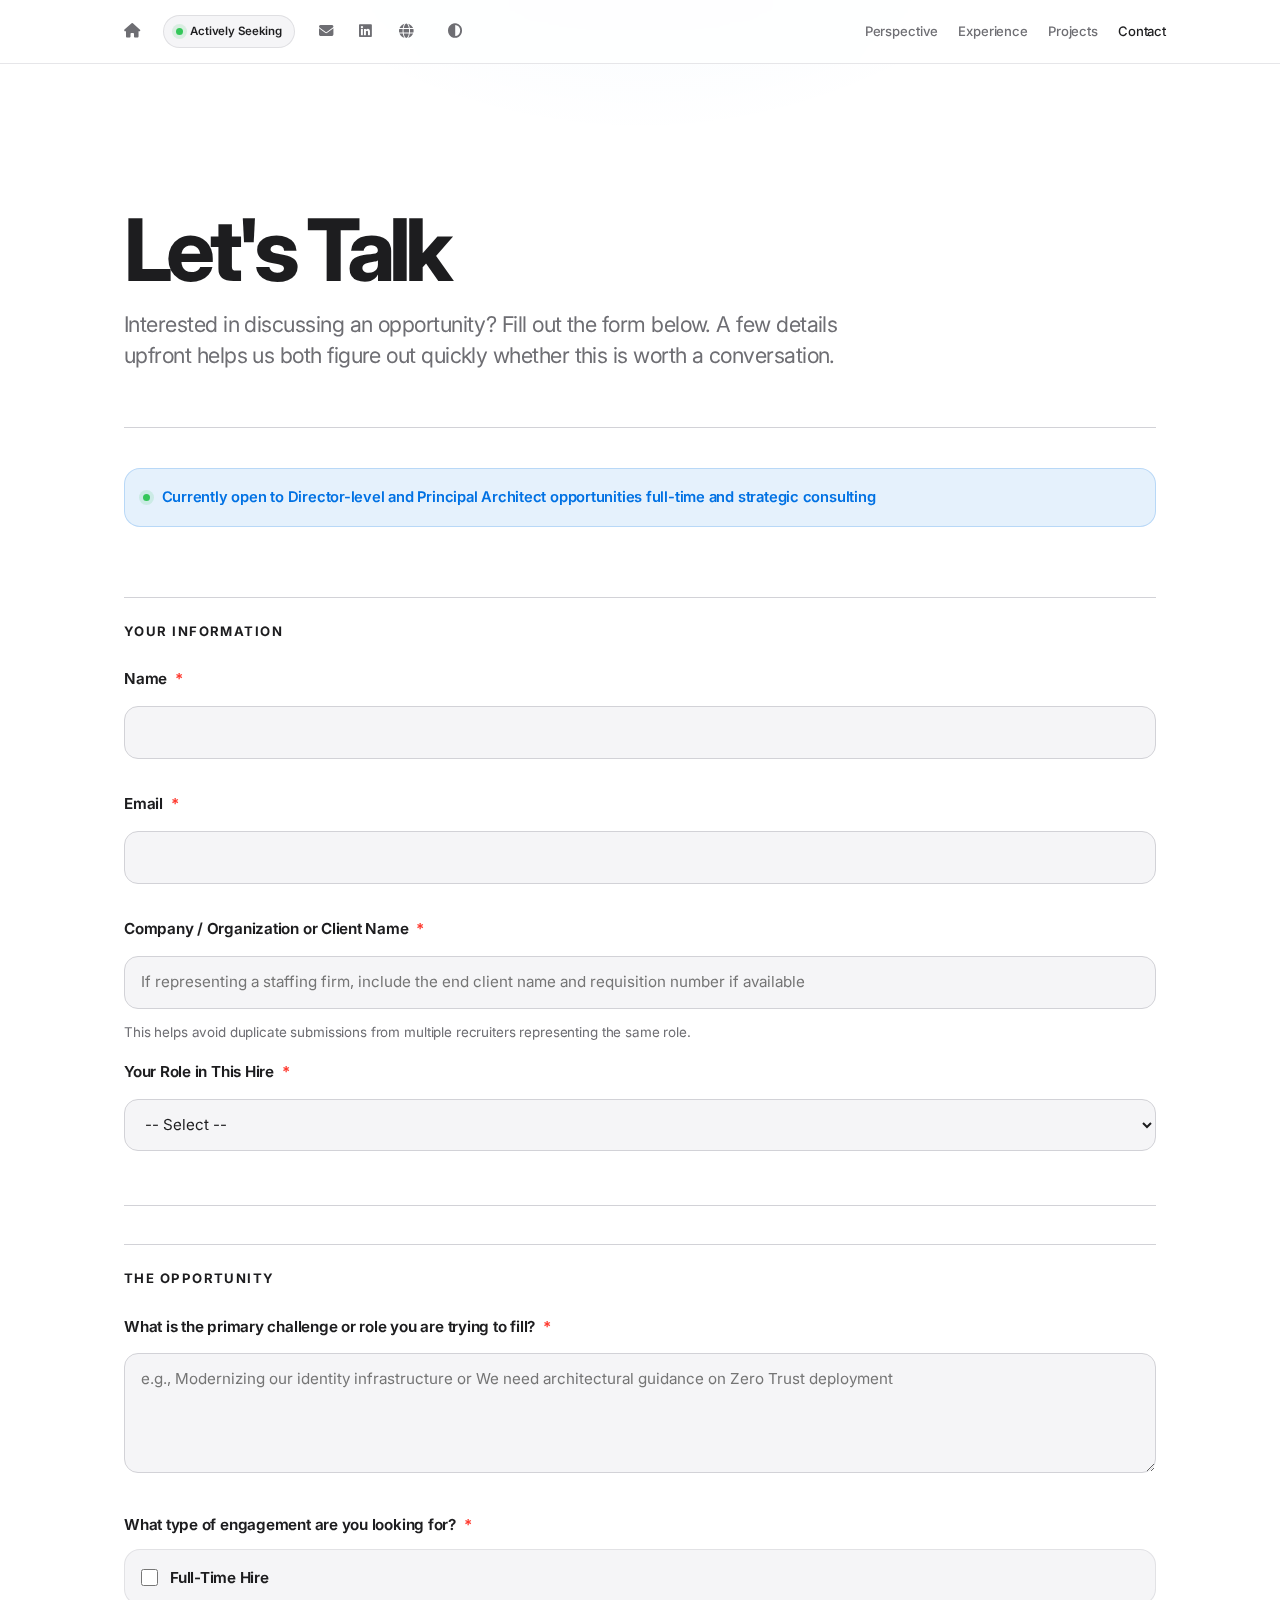
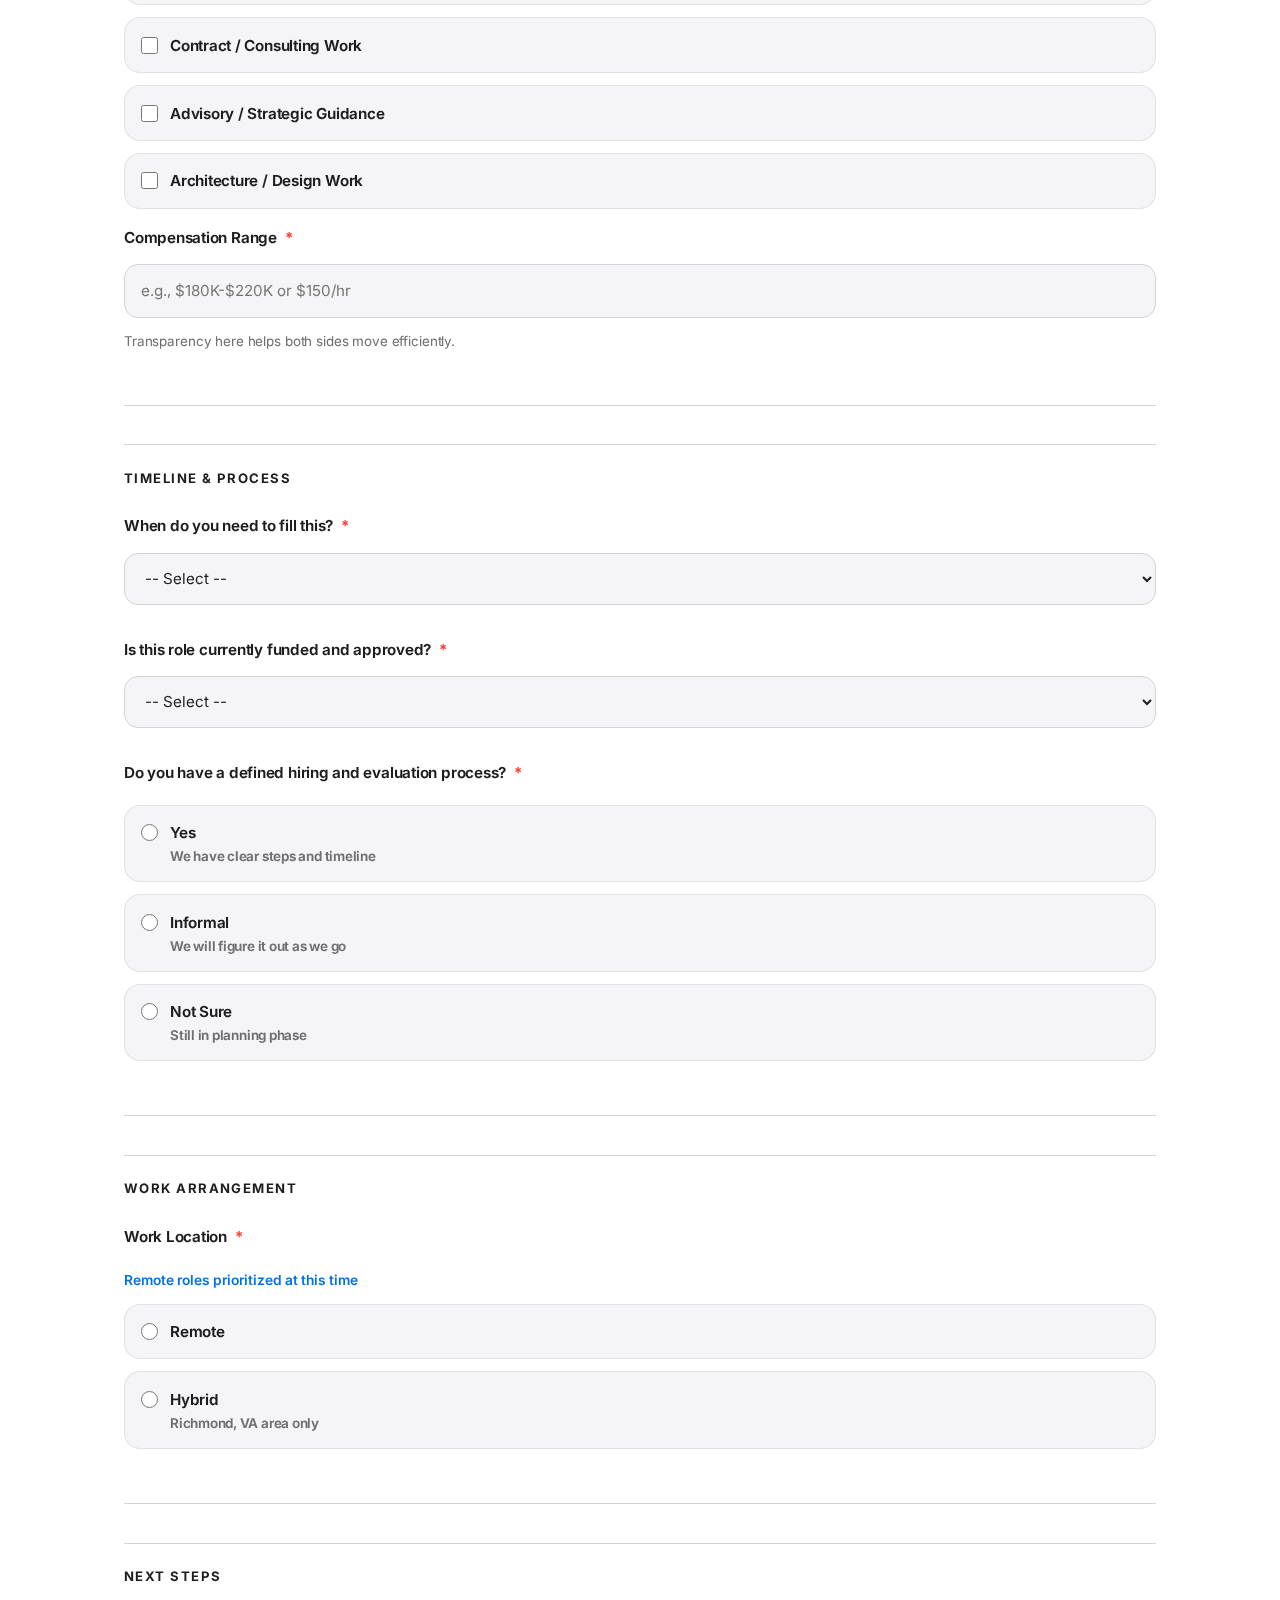
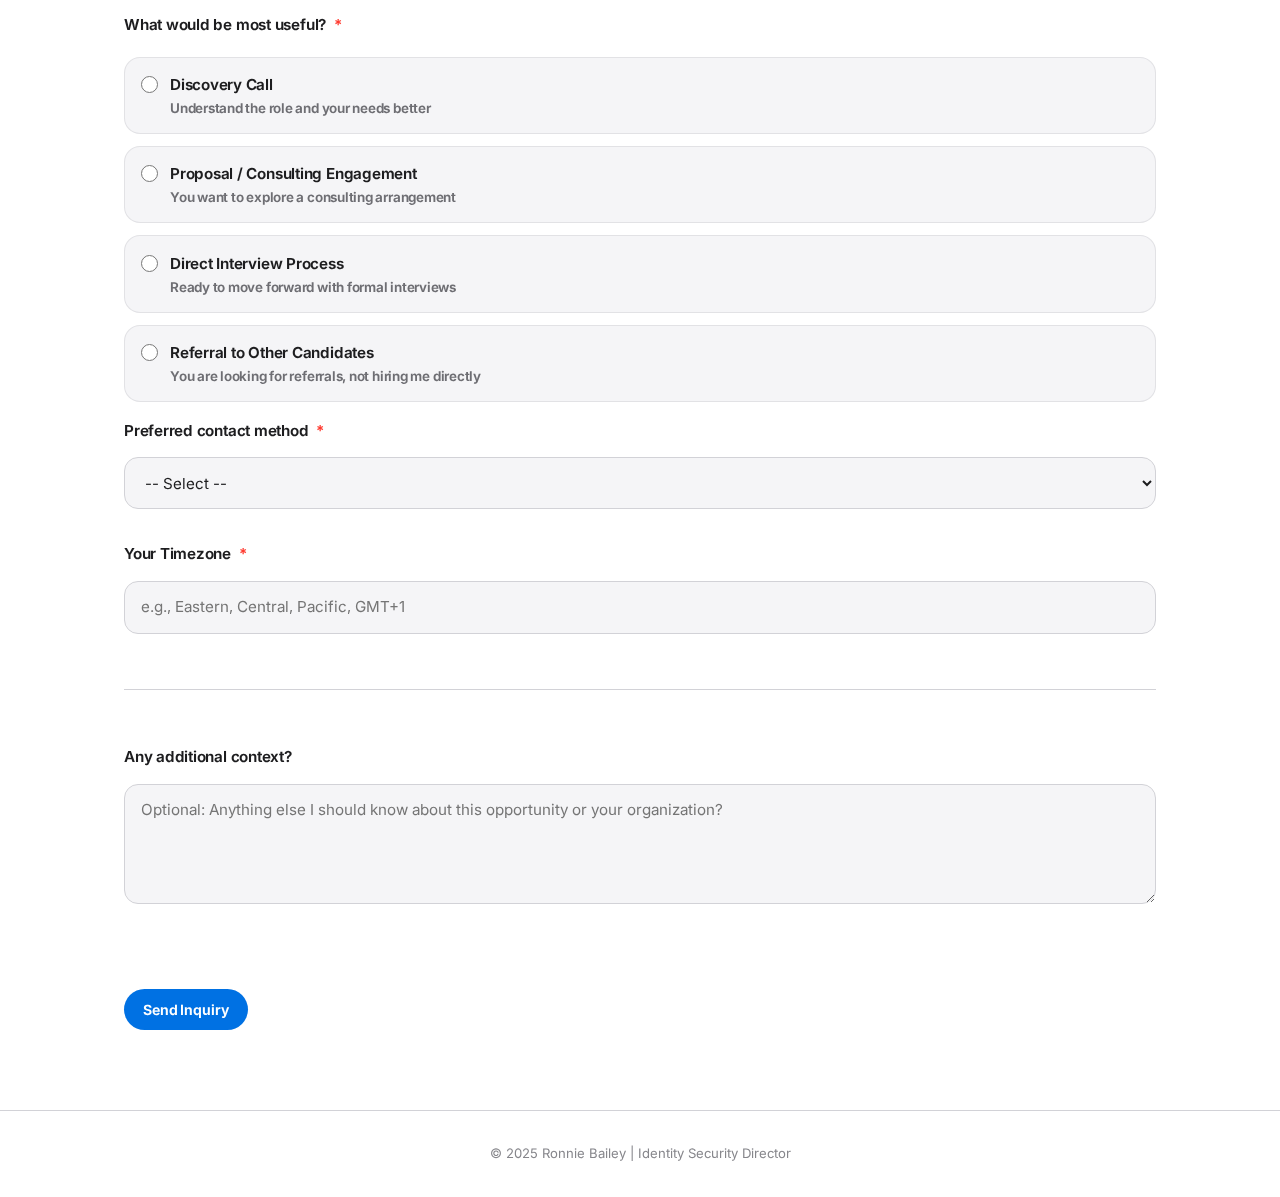
<file: contact.html>
<!DOCTYPE html>
<html lang="en" data-theme="light">
<head>
    <meta charset="utf-8"/>
    <meta name="viewport" content="width=device-width, initial-scale=1.0"/>
    <title>Contact - Ronnie Bailey</title>
    <link href="https://fonts.googleapis.com" rel="preconnect"/>
    <link crossorigin="" href="https://fonts.gstatic.com" rel="preconnect"/>
    <link href="https://fonts.googleapis.com/css2?family=Inter:wght@400;500;600;700&family=Courier+Prime:wght@400;700&display=swap" rel="stylesheet"/>
    <link rel="stylesheet" href="https://cdnjs.cloudflare.com/ajax/libs/font-awesome/6.4.0/css/all.min.css">

    <style>
        :root {
            --accent: #0071e3;
            --accent-soft: rgba(0, 113, 227, 0.10);
            --text: #1d1d1f;
            --text-light: #6e6e73;
            --text-lighter: #86868b;
            --border: #d2d2d7;
            --bg: #ffffff;
            --bg-light: #f5f5f7;
            --surface: rgba(255, 255, 255, 0.72);
            --shadow: 0 18px 60px rgba(0, 0, 0, 0.08);
            --radius: 28px;
            --radius-small: 16px;
        }

        html[data-theme="dark"] {
            --accent: #2997ff;
            --accent-soft: rgba(41, 151, 255, 0.14);
            --text: #f5f5f7;
            --text-light: #a1a1a6;
            --text-lighter: #86868b;
            --border: #2c2c2e;
            --bg: #000000;
            --bg-light: #1c1c1e;
            --surface: rgba(28, 28, 30, 0.74);
            --shadow: 0 18px 60px rgba(0, 0, 0, 0.35);
        }

        * {
            margin: 0;
            padding: 0;
            box-sizing: border-box;
        }

        html {
            scroll-behavior: smooth;
        }

        body {
            font-family: -apple-system, BlinkMacSystemFont, "SF Pro Text", "SF Pro Display", Inter, system-ui, sans-serif;
            background:
                radial-gradient(circle at 50% -10%, rgba(0, 113, 227, 0.10), transparent 36rem),
                var(--bg);
            color: var(--text);
            line-height: 1.65;
            transition: background-color 0.25s ease, color 0.25s ease;
            -webkit-font-smoothing: antialiased;
            text-rendering: optimizeLegibility;
        }

        header {
            position: sticky;
            top: 0;
            z-index: 100;
            background: var(--surface);
            border-bottom: 1px solid rgba(210, 210, 215, 0.55);
            backdrop-filter: saturate(180%) blur(24px);
            -webkit-backdrop-filter: saturate(180%) blur(24px);
            padding: 0.85rem 0;
        }

        .header-wrapper {
            max-width: 1100px;
            margin: 0 auto;
            padding: 0 1.5rem;
            display: flex;
            justify-content: space-between;
            align-items: center;
            gap: 1.25rem;
            flex-wrap: wrap;
        }

        .main-nav {
            display: flex;
            gap: 1.25rem;
            list-style: none;
            flex-wrap: wrap;
        }

        .main-nav a {
            font-size: 0.82rem;
            color: var(--text-light);
            text-decoration: none;
            transition: color 0.2s ease;
            font-weight: 500;
            letter-spacing: -0.01em;
            padding: 0.35rem 0;
        }

        .main-nav a:hover,
        .main-nav a.active {
            color: var(--text);
        }

        .contact-bar {
            display: flex;
            align-items: center;
            gap: 0.8rem;
            flex-wrap: wrap;
        }

        .availability-indicator {
            display: flex;
            align-items: center;
            gap: 0.45rem;
            background: var(--bg-light);
            padding: 0.38rem 0.75rem;
            border-radius: 999px;
            border: 1px solid rgba(210, 210, 215, 0.65);
        }

        .status-dot,
        .status-indicator {
            width: 7px;
            height: 7px;
            border-radius: 50%;
            display: inline-block;
            background: #34c759;
            box-shadow: 0 0 0 4px rgba(52, 199, 89, 0.14);
            animation: pulse 2.2s infinite;
            flex-shrink: 0;
        }

        @keyframes pulse {
            0% { box-shadow: 0 0 0 0 rgba(52, 199, 89, 0.25); }
            70% { box-shadow: 0 0 0 7px rgba(52, 199, 89, 0); }
            100% { box-shadow: 0 0 0 0 rgba(52, 199, 89, 0); }
        }

        .availability-text {
            font-size: 0.72rem;
            font-weight: 600;
            color: var(--text);
            letter-spacing: -0.01em;
        }

        .home-btn,
        .contact-icons a,
        .theme-toggle {
            color: var(--text-light);
            text-decoration: none;
            font-size: 0.9rem;
            transition: all 0.2s ease;
            border-radius: 999px;
            display: flex;
            align-items: center;
            justify-content: center;
            width: 36px;
            height: 36px;
            border: none;
            background: transparent;
            cursor: pointer;
        }

        .home-btn:hover,
        .contact-icons a:hover,
        .theme-toggle:hover {
            background: var(--bg-light);
            color: var(--text);
        }

        .contact-icons,
        .action-buttons {
            display: flex;
            gap: 0.25rem;
            align-items: center;
        }

        main {
            max-width: 1080px;
            margin: 0 auto;
            padding: 5rem 1.5rem 2rem;
        }

        .form-header {
            margin-bottom: 2.5rem;
            padding: 4rem 0 3.5rem;
            border-bottom: 1px solid var(--border);
        }

        .form-header h1 {
            font-size: clamp(3rem, 8vw, 5.4rem);
            line-height: 0.98;
            letter-spacing: -0.065em;
            margin-bottom: 1rem;
            font-weight: 750;
        }

        .form-header p {
            font-size: clamp(1.1rem, 2vw, 1.35rem);
            color: var(--text-light);
            line-height: 1.45;
            max-width: 760px;
            letter-spacing: -0.025em;
        }

        .status-banner,
        .success-message {
            display: flex;
            align-items: center;
            gap: 0.75rem;
            padding: 1rem 1.1rem;
            background: var(--accent-soft);
            border: 1px solid rgba(0, 113, 227, 0.20);
            border-radius: var(--radius-small);
            margin-bottom: 2rem;
            color: var(--accent);
            font-size: 0.92rem;
            font-weight: 600;
            letter-spacing: -0.015em;
        }

        .success-message {
            display: none;
        }

        form {
            display: flex;
            flex-direction: column;
            gap: 0;
        }

        .form-section {
            padding: 2.4rem 0;
            border-bottom: 1px solid var(--border);
        }

        .form-section:last-of-type {
            border-bottom: none;
        }

        .section-title {
            font-size: 0.82rem;
            font-weight: 700;
            text-transform: uppercase;
            letter-spacing: 0.11em;
            color: var(--text);
            margin-bottom: 1.5rem;
            border-top: 1px solid var(--border);
            padding-top: 1.4rem;
        }

        label,
        legend {
            display: block;
            margin: 1rem 0 0.5rem;
            font-size: 0.95rem;
            font-weight: 650;
            color: var(--text);
            letter-spacing: -0.015em;
        }

        input[type="text"],
        input[type="email"],
        textarea,
        select {
            width: 100%;
            padding: 0.9rem 1rem;
            margin: 0.4rem 0 1rem;
            border: 1px solid var(--border);
            border-radius: 14px;
            font-family: inherit;
            font-size: 0.95rem;
            line-height: 1.5;
            background: var(--bg-light);
            color: var(--text);
            transition: border-color 0.2s ease, box-shadow 0.2s ease, background 0.2s ease;
        }

        input:focus,
        textarea:focus,
        select:focus {
            outline: none;
            border-color: var(--accent);
            background: var(--bg);
            box-shadow: 0 0 0 4px var(--accent-soft);
        }

        textarea {
            resize: vertical;
            min-height: 120px;
        }

        fieldset {
            border: none;
            padding: 0;
            margin: 1rem 0;
        }

        .radio-group,
        .checkbox-group {
            display: grid;
            gap: 0.75rem;
            margin-top: 0.75rem;
        }

        .radio-option,
        .checkbox-option {
            display: flex;
            align-items: flex-start;
            gap: 0.75rem;
            padding: 0.9rem 1rem;
            border-radius: 16px;
            background: var(--bg-light);
            border: 1px solid rgba(210, 210, 215, 0.55);
            transition: all 0.2s ease;
            cursor: pointer;
        }

        .radio-option:hover,
        .checkbox-option:hover {
            transform: translateY(-1px);
            box-shadow: var(--shadow);
            border-color: transparent;
        }

        input[type="radio"],
        input[type="checkbox"] {
            margin-top: 4px;
            cursor: pointer;
            width: 17px;
            height: 17px;
            flex-shrink: 0;
            accent-color: var(--accent);
        }

        .option-label {
            flex: 1;
            display: flex;
            flex-direction: column;
            gap: 2px;
            margin: 0;
        }

        .option-label strong {
            color: var(--text);
            font-size: 0.95rem;
            font-weight: 650;
        }

        .option-sublabel {
            font-size: 0.84rem;
            color: var(--text-light);
            line-height: 1.45;
        }

        .note {
            font-size: 0.84rem;
            color: var(--text-light);
            margin-top: -0.25rem;
            margin-bottom: 0.9rem;
            letter-spacing: -0.01em;
        }

        .location-note {
            font-size: 0.86rem;
            color: var(--accent);
            margin: 0.75rem 0;
            font-weight: 600;
        }

        .error-message {
            color: #ff3b30;
            font-size: 0.85rem;
            margin-top: 0.5rem;
            display: none;
        }

        .required {
            color: #ff3b30;
            margin-left: 4px;
        }

        button[type="submit"] {
            background: var(--accent);
            color: #ffffff;
            padding: 0.75rem 1.2rem;
            border: none;
            border-radius: 999px;
            font-weight: 650;
            font-size: 0.88rem;
            text-decoration: none;
            font-family: inherit;
            transition: transform 0.2s ease, box-shadow 0.2s ease, opacity 0.2s ease;
            letter-spacing: -0.01em;
            white-space: nowrap;
            display: inline-flex;
            align-items: center;
            justify-content: center;
            margin-top: 1.5rem;
            align-self: flex-start;
            cursor: pointer;
        }

        button[type="submit"]:hover {
            opacity: 0.92;
            transform: translateY(-1px);
            box-shadow: 0 10px 30px rgba(0, 113, 227, 0.24);
        }

        footer {
            border-top: 1px solid var(--border);
            padding: 2rem;
            text-align: center;
            color: var(--text-lighter);
            font-size: 0.82rem;
            margin-top: 3rem;
        }

        @media (max-width: 900px) {
            header {
                position: static;
            }

            .header-wrapper {
                flex-direction: column;
                gap: 1rem;
                align-items: stretch;
            }

            .main-nav {
                justify-content: center;
                gap: 1rem;
                width: 100%;
                order: 2;
            }

            .contact-bar {
                width: 100%;
                justify-content: space-between;
                order: 1;
            }

            main {
                padding: 3rem 1rem 2rem;
            }

            .form-header {
                padding: 3rem 0;
            }
        }

        @media (max-width: 600px) {
            .contact-bar {
                flex-direction: column;
                gap: 0.75rem;
                align-items: stretch;
            }

            .contact-icons,
            .action-buttons {
                justify-content: center;
            }

            .availability-indicator {
                justify-content: center;
            }

            .form-header h1 {
                font-size: 3rem;
            }

            button[type="submit"] {
                width: 100%;
                align-self: stretch;
            }
        }

        @media (hover: none) and (pointer: coarse) {
            .home-btn,
            .contact-icons a,
            .theme-toggle,
            button[type="submit"] {
                min-height: 44px;
                min-width: 44px;
            }

            input[type="radio"],
            input[type="checkbox"] {
                width: 20px;
                height: 20px;
                margin-top: 2px;
            }
        }
    </style>
</head>

<body>
    <header>
        <div class="header-wrapper">
            <div class="contact-bar">
                <a href="index.html" class="home-btn" title="Back to home">
                    <i class="fas fa-home"></i>
                </a>

                <div class="availability-indicator">
                    <span class="status-dot"></span>
                    <span class="availability-text">Actively Seeking</span>
                </div>

                <div class="contact-icons">
                    <a href="mailto:opportunities@ronniebailey.cloud" title="Email me">
                        <i class="fas fa-envelope"></i>
                    </a>
                    <a href="https://www.linkedin.com/in/ronniebailey" target="_blank" title="LinkedIn Profile">
                        <i class="fab fa-linkedin"></i>
                    </a>
                    <a href="https://www.ronniebailey.cloud" title="Portfolio Website">
                        <i class="fas fa-globe"></i>
                    </a>
                </div>

                <div class="action-buttons">
                    <button class="theme-toggle" id="theme-toggle" title="Toggle dark/light mode">
                        <i class="fas fa-adjust"></i>
                    </button>
                </div>
            </div>

            <nav class="main-nav">
                <a href="index.html#perspective">Perspective</a>
                <a href="index.html#experience">Experience</a>
                <a href="index.html#projects">Projects</a>
                <a href="contact.html" class="active">Contact</a>
            </nav>
        </div>
    </header>

    <main>
        <div class="form-header">
            <h1>Let's Talk</h1>
            <p>Interested in discussing an opportunity? Fill out the form below. A few details upfront helps us both figure out quickly whether this is worth a conversation.</p>
        </div>

        <div class="status-banner">
            <span class="status-indicator"></span>
            <span class="status-banner-text">Currently open to Director-level and Principal Architect opportunities full-time and strategic consulting</span>
        </div>

        <div class="success-message" id="successMessage">
            Message received. I will review and be in touch within 48 hours.
        </div>

        <form id="contactForm" action="https://formspree.io/f/xjgrbnvv" method="POST">

            <div class="form-section">
                <div class="section-title">Your Information</div>

                <input type="hidden" name="_subject" value="HIRING INQUIRY">
                <input type="hidden" name="_replyto" value="">

                <label for="name">Name <span class="required">*</span></label>
                <input type="text" id="name" name="name" required>

                <label for="email">Email <span class="required">*</span></label>
                <input type="email" id="email" name="email" required>

                <label for="company">Company / Organization or Client Name <span class="required">*</span></label>
                <input type="text" id="company" name="company" placeholder="If representing a staffing firm, include the end client name and requisition number if available" required>
                <div class="note">This helps avoid duplicate submissions from multiple recruiters representing the same role.</div>

                <label for="authority">Your Role in This Hire <span class="required">*</span></label>
                <select id="authority" name="authority" required>
                    <option value="">-- Select --</option>
                    <option value="hiring">Hiring Manager / Direct Decision Maker</option>
                    <option value="screener">Recruiter / First-stage Screener</option>
                    <option value="influencer">Technical Stakeholder / Influencer</option>
                    <option value="coordinator">HR / Coordinator</option>
                </select>
            </div>

            <div class="form-section">
                <div class="section-title">The Opportunity</div>

                <label for="problem">What is the primary challenge or role you are trying to fill? <span class="required">*</span></label>
                <textarea id="problem" name="problem" placeholder="e.g., Modernizing our identity infrastructure or We need architectural guidance on Zero Trust deployment" required></textarea>

                <label for="scope">What type of engagement are you looking for? <span class="required">*</span></label>
                <div class="checkbox-group">
                    <div class="checkbox-option">
                        <input type="checkbox" id="fulltime" name="engagement" value="fulltime">
                        <label for="fulltime" class="option-label">
                            <strong>Full-Time Hire</strong>
                        </label>
                    </div>

                    <div class="checkbox-option">
                        <input type="checkbox" id="contract" name="engagement" value="contract">
                        <label for="contract" class="option-label">
                            <strong>Contract / Consulting Work</strong>
                        </label>
                    </div>

                    <div class="checkbox-option">
                        <input type="checkbox" id="advisory" name="engagement" value="advisory">
                        <label for="advisory" class="option-label">
                            <strong>Advisory / Strategic Guidance</strong>
                        </label>
                    </div>

                    <div class="checkbox-option">
                        <input type="checkbox" id="architecture" name="engagement" value="architecture">
                        <label for="architecture" class="option-label">
                            <strong>Architecture / Design Work</strong>
                        </label>
                    </div>
                </div>

                <span class="error-message" id="engagementError">Please select at least one engagement type</span>

                <label for="budgetRange">Compensation Range <span class="required">*</span></label>
                <input type="text" id="budgetRange" name="budgetRange" placeholder="e.g., $180K-$220K or $150/hr" required>
                <div class="note">Transparency here helps both sides move efficiently.</div>
            </div>

            <div class="form-section">
                <div class="section-title">Timeline & Process</div>

                <label for="timeline">When do you need to fill this? <span class="required">*</span></label>
                <select id="timeline" name="timeline" required>
                    <option value="">-- Select --</option>
                    <option value="immediate">Immediate (2-4 weeks)</option>
                    <option value="soon">Soon (1-2 months)</option>
                    <option value="3months">3 or more months out</option>
                    <option value="undefined">Undefined / TBD</option>
                </select>

                <label for="budget">Is this role currently funded and approved? <span class="required">*</span></label>
                <select id="budget" name="budget" required>
                    <option value="">-- Select --</option>
                    <option value="approved">Yes, approved and funded</option>
                    <option value="pending">Pending approval</option>
                    <option value="exploratory">Exploratory / Not yet approved</option>
                </select>

                <fieldset>
                    <legend>Do you have a defined hiring and evaluation process? <span class="required">*</span></legend>

                    <div class="radio-group">
                        <div class="radio-option">
                            <input type="radio" id="processYes" name="process" value="yes" required>
                            <label for="processYes" class="option-label">
                                <strong>Yes</strong>
                                <span class="option-sublabel">We have clear steps and timeline</span>
                            </label>
                        </div>

                        <div class="radio-option">
                            <input type="radio" id="processInformal" name="process" value="informal">
                            <label for="processInformal" class="option-label">
                                <strong>Informal</strong>
                                <span class="option-sublabel">We will figure it out as we go</span>
                            </label>
                        </div>

                        <div class="radio-option">
                            <input type="radio" id="processUnsure" name="process" value="unsure">
                            <label for="processUnsure" class="option-label">
                                <strong>Not Sure</strong>
                                <span class="option-sublabel">Still in planning phase</span>
                            </label>
                        </div>
                    </div>
                </fieldset>
            </div>

            <div class="form-section">
                <div class="section-title">Work Arrangement</div>

                <fieldset>
                    <legend>Work Location <span class="required">*</span></legend>
                    <div class="location-note">Remote roles prioritized at this time</div>

                    <div class="radio-group">
                        <div class="radio-option">
                            <input type="radio" id="remote" name="workLocation" value="remote" required>
                            <label for="remote" class="option-label">
                                <strong>Remote</strong>
                            </label>
                        </div>

                        <div class="radio-option">
                            <input type="radio" id="hybrid" name="workLocation" value="hybrid">
                            <label for="hybrid" class="option-label">
                                <strong>Hybrid</strong>
                                <span class="option-sublabel">Richmond, VA area only</span>
                            </label>
                        </div>
                    </div>
                </fieldset>
            </div>

            <div class="form-section">
                <div class="section-title">Next Steps</div>

                <fieldset>
                    <legend>What would be most useful? <span class="required">*</span></legend>

                    <div class="radio-group">
                        <div class="radio-option">
                            <input type="radio" id="discovery" name="nextStep" value="discovery" required>
                            <label for="discovery" class="option-label">
                                <strong>Discovery Call</strong>
                                <span class="option-sublabel">Understand the role and your needs better</span>
                            </label>
                        </div>

                        <div class="radio-option">
                            <input type="radio" id="proposal" name="nextStep" value="proposal">
                            <label for="proposal" class="option-label">
                                <strong>Proposal / Consulting Engagement</strong>
                                <span class="option-sublabel">You want to explore a consulting arrangement</span>
                            </label>
                        </div>

                        <div class="radio-option">
                            <input type="radio" id="interview" name="nextStep" value="interview">
                            <label for="interview" class="option-label">
                                <strong>Direct Interview Process</strong>
                                <span class="option-sublabel">Ready to move forward with formal interviews</span>
                            </label>
                        </div>

                        <div class="radio-option">
                            <input type="radio" id="referral" name="nextStep" value="referral">
                            <label for="referral" class="option-label">
                                <strong>Referral to Other Candidates</strong>
                                <span class="option-sublabel">You are looking for referrals, not hiring me directly</span>
                            </label>
                        </div>
                    </div>
                </fieldset>

                <label for="contactMethod">Preferred contact method <span class="required">*</span></label>
                <select id="contactMethod" name="contactMethod" required>
                    <option value="">-- Select --</option>
                    <option value="email">Email (within 48 hours)</option>
                    <option value="phone">Phone call (within 24 hours)</option>
                    <option value="zoom">Zoom</option>
                    <option value="teams">Microsoft Teams</option>
                    <option value="webex">Cisco WebEx</option>
                    <option value="linkedin">LinkedIn message</option>
                </select>

                <label for="timezone">Your Timezone <span class="required">*</span></label>
                <input type="text" id="timezone" name="timezone" placeholder="e.g., Eastern, Central, Pacific, GMT+1" required>
            </div>

            <div class="form-section">
                <label for="message">Any additional context?</label>
                <textarea id="message" name="message" placeholder="Optional: Anything else I should know about this opportunity or your organization?"></textarea>
            </div>

            <button type="submit">Send Inquiry</button>
        </form>
    </main>

    <footer>
        <p>&copy; 2025 Ronnie Bailey | Identity Security Director</p>
    </footer>

    <script>
        const htmlElement = document.documentElement;
        const themeToggle = document.getElementById('theme-toggle');

        function toggleTheme() {
            const current = htmlElement.getAttribute('data-theme') || 'light';
            const next = current === 'light' ? 'dark' : 'light';
            htmlElement.setAttribute('data-theme', next);
            localStorage.setItem('theme', next);
        }

        themeToggle.addEventListener('click', toggleTheme);

        const savedTheme = localStorage.getItem('theme') || 'light';
        if (savedTheme !== 'light') {
            htmlElement.setAttribute('data-theme', savedTheme);
        }

        document.getElementById('contactForm').addEventListener('submit', function(e) {
            e.preventDefault();

            const name = document.getElementById('name').value.trim();
            const email = document.getElementById('email').value.trim();
            const company = document.getElementById('company').value.trim();
            const authority = document.getElementById('authority').value;
            const problem = document.getElementById('problem').value.trim();
            const budgetRange = document.getElementById('budgetRange').value.trim();
            const timeline = document.getElementById('timeline').value;
            const budget = document.getElementById('budget').value;
            const process = document.querySelector('input[name="process"]:checked');
            const workLocation = document.querySelector('input[name="workLocation"]:checked');
            const nextStep = document.querySelector('input[name="nextStep"]:checked');
            const contactMethod = document.getElementById('contactMethod').value;
            const timezone = document.getElementById('timezone').value.trim();
            const engagementChecked = document.querySelectorAll('input[name="engagement"]:checked');
            const engagementError = document.getElementById('engagementError');

            if (!budgetRange) {
                alert('Compensation range is required before we can move forward.');
                document.getElementById('budgetRange').focus();
                return false;
            }

            if (!workLocation) {
                alert('Please select a work location.');
                return false;
            }

            if (engagementChecked.length === 0) {
                engagementError.style.display = 'block';
                return false;
            } else {
                engagementError.style.display = 'none';
            }

            if (!name || !email || !company || !authority || !problem || !timeline || !budget || !process || !nextStep || !contactMethod || !timezone) {
                alert('Please fill out all required fields.');
                return false;
            }

            let priorityScore = 0;
            let priorityFactors = [];

            if (budget === 'approved') { priorityScore += 10; priorityFactors.push('Budget: Approved'); }
            else if (budget === 'pending') { priorityScore += 5; priorityFactors.push('Budget: Pending'); }

            if (timeline === 'immediate') { priorityScore += 10; priorityFactors.push('Timeline: Immediate'); }
            else if (timeline === 'soon') { priorityScore += 5; priorityFactors.push('Timeline: Soon'); }
            else if (timeline === 'undefined') { priorityScore -= 2; }

            if (authority === 'hiring') { priorityScore += 8; priorityFactors.push('Authority: Hiring Manager'); }
            else if (authority === 'influencer') { priorityScore += 5; priorityFactors.push('Authority: Technical Stakeholder'); }
            else if (authority === 'screener') { priorityScore += 2; }
            else if (authority === 'coordinator') { priorityScore += 1; }

            if (process.value === 'yes') { priorityScore += 5; priorityFactors.push('Process: Defined'); }
            else if (process.value === 'informal') { priorityScore -= 1; }

            const hasFullTime = Array.from(engagementChecked).some(el => el.value === 'fulltime');
            if (hasFullTime) { priorityScore += 3; priorityFactors.push('Engagement: Full-Time'); }

            const normalizedScore = Math.max(0, Math.min(10, Math.round(priorityScore / 3)));

            let priorityTier = 'LOW';
            if (normalizedScore >= 7) { priorityTier = 'HIGH'; }
            else if (normalizedScore >= 4) { priorityTier = 'MEDIUM'; }

            document.querySelector('input[name="_replyto"]').value = email;
            document.querySelector('input[name="_subject"]').value =
                `[${priorityTier}:${normalizedScore}/10] | ${budgetRange} | ${company} | ${authority.toUpperCase()} | ${timeline.toUpperCase()}`;

            document.getElementById('successMessage').style.display = 'flex';
            document.getElementById('contactForm').style.display = 'none';

            setTimeout(() => { this.submit(); }, 500);
            return false;
        });
    </script>
</body>
</html>
</file>
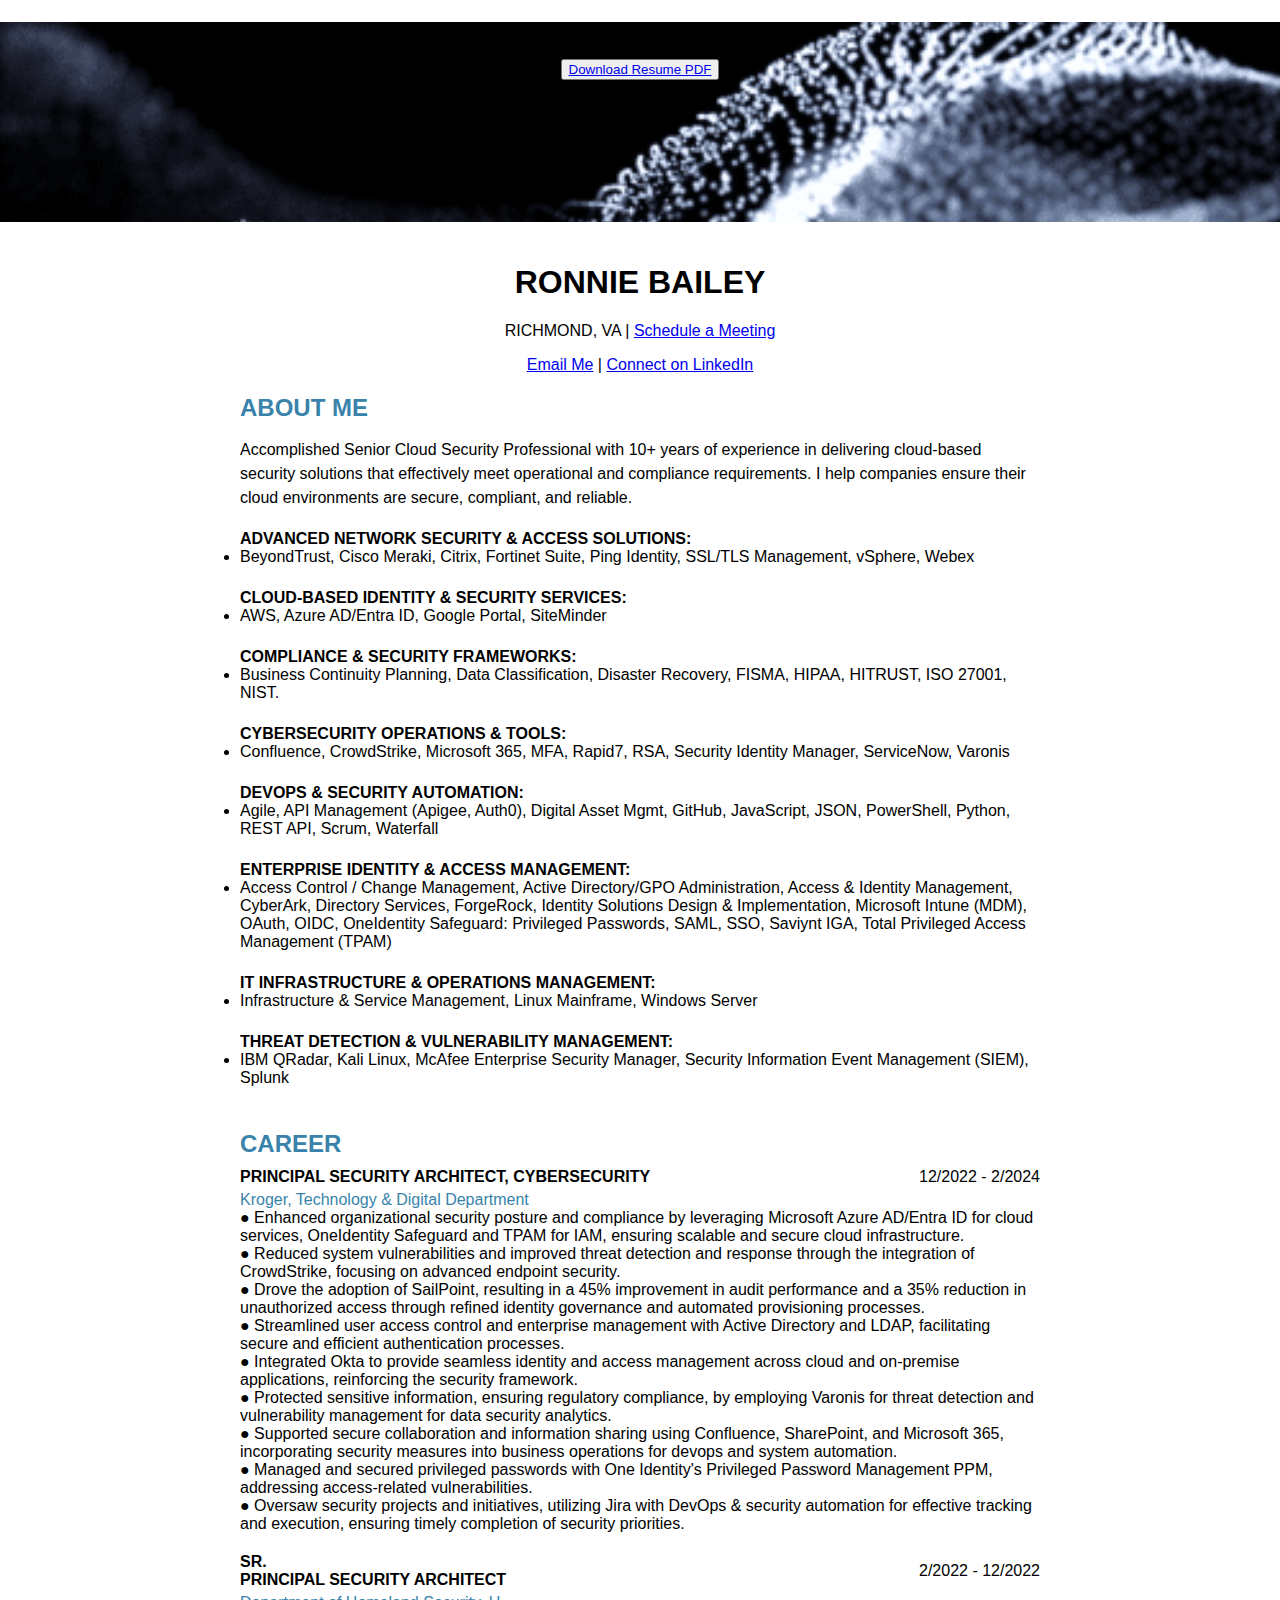
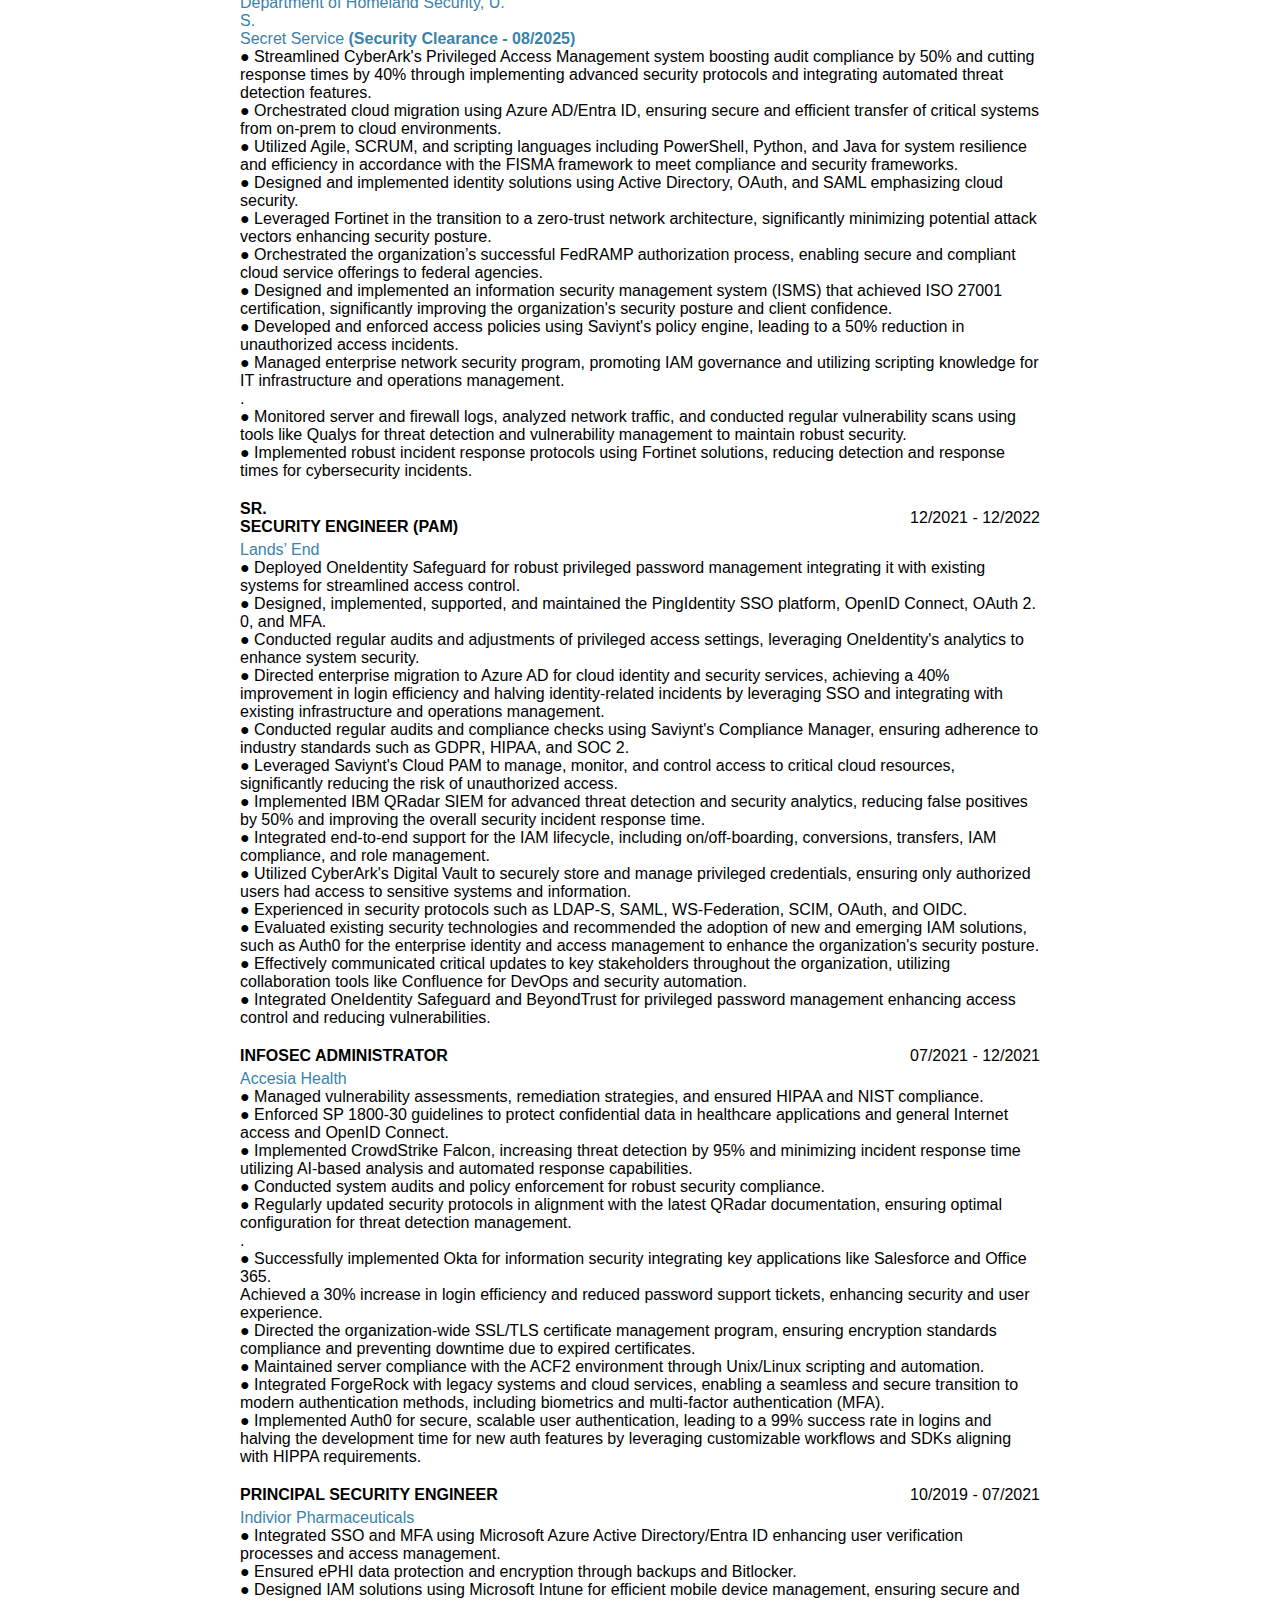
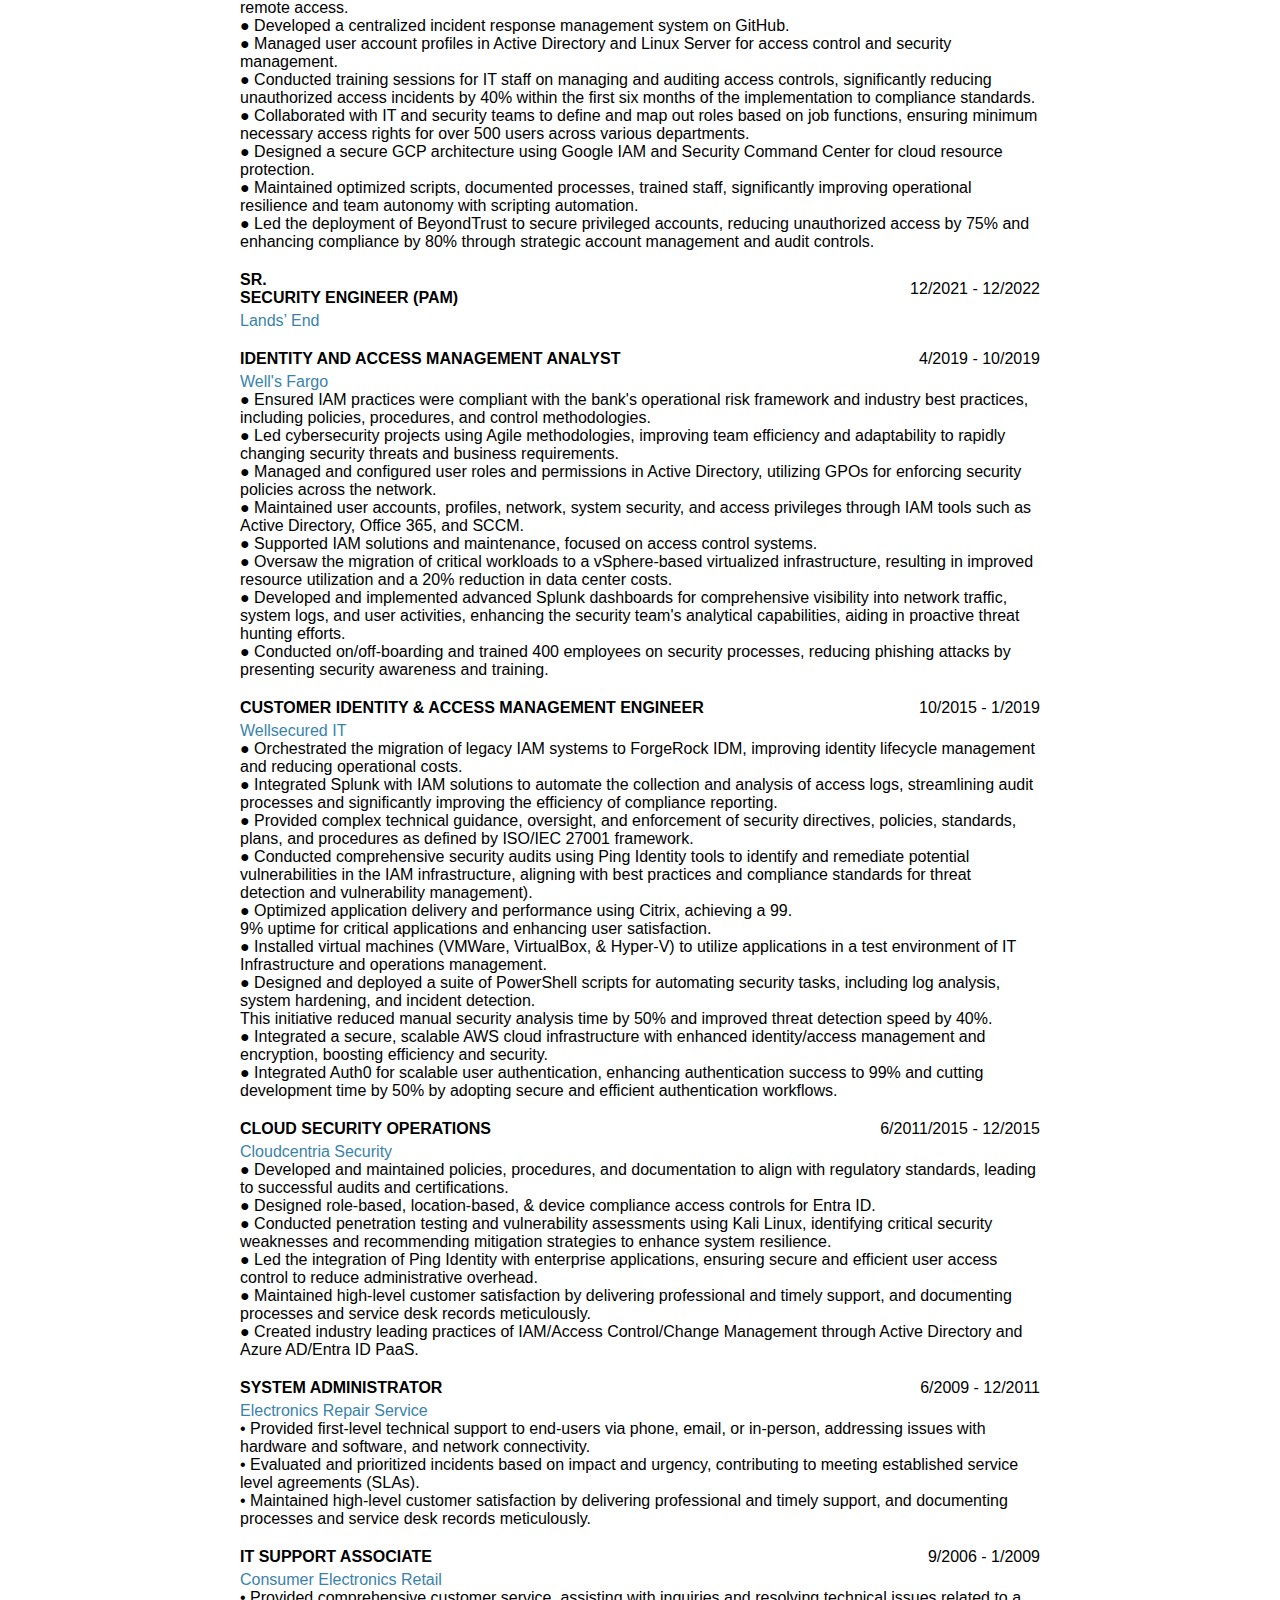
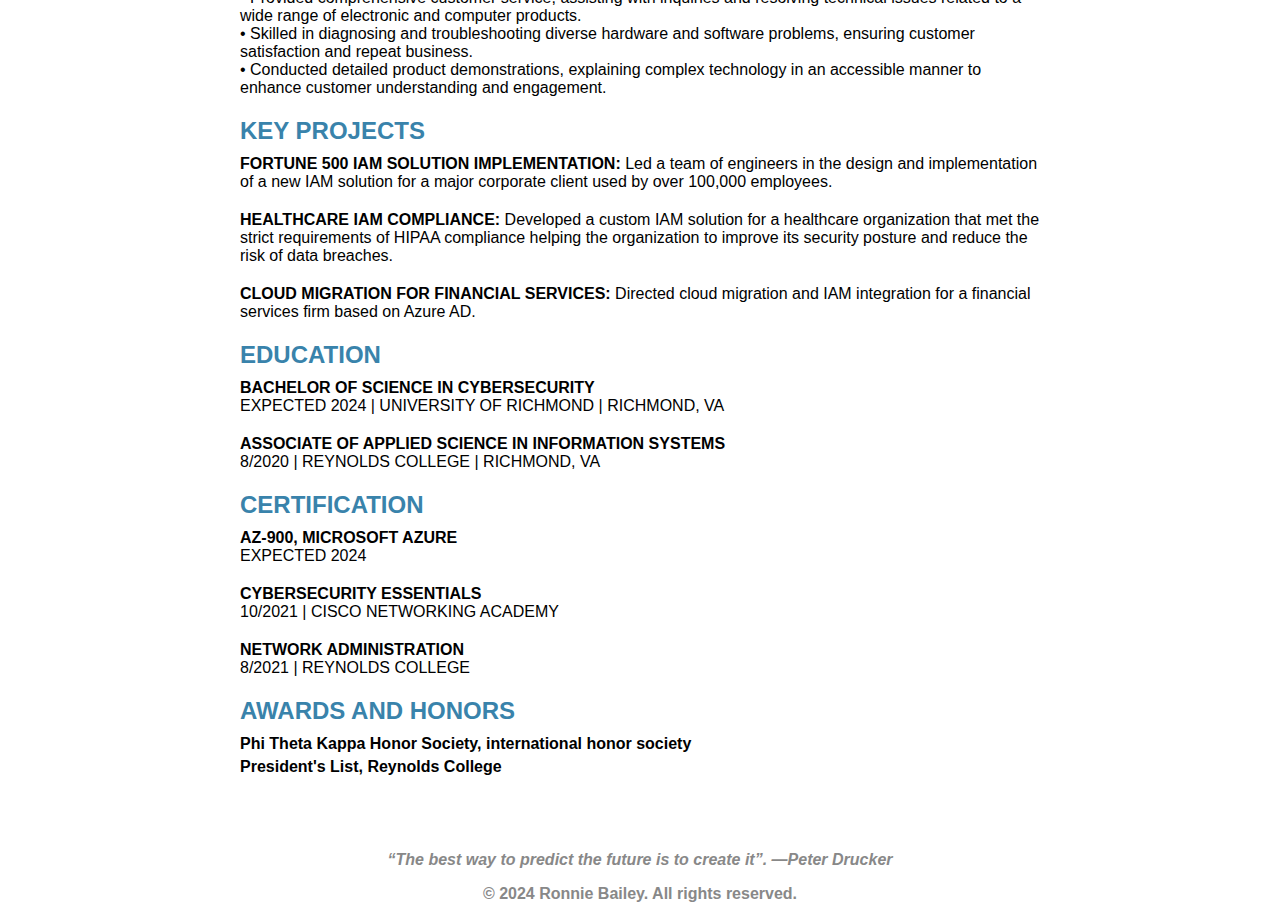
<file: index2024.html>
<!DOCTYPE html>
<html>
<head>



	
	
	
    <title>Ronnie Bailey - Cloud Security and IAM Solutions Architect</title>
    <meta property="og:type" content="website" />
    <meta property="og:url" content="https://ronniebailey.cloud" />
    <meta property="og:image" content="favicon.ico" />
    <!-- Optional tags -->
    <meta property="og:description" content="The personal website of a seasoned cybersecurity professional with a decade of experience, I specialize in protecting digital assets and infrastructure from complex threats and vulnerabilities. With a career marked by innovation, leadership, and a relentless pursuit of excellence, I have developed and implemented robust security frameworks for organizations across various sectors, including finance, healthcare, and technology." />
    <meta property="og:site_name" content="ronniebailey.cloud" />
    <meta property="og:locale" content="en_US" />

	
<style>
	 .spacing-15 {
      line-height: 1.5;
    }
body {
  font-family: Arial, Helvetica, Oxygen, sans-serif;
  margin: 0;


	
	.normal-text {
  font-weight: 400;
}
.bold-text {
  font-weight: 700;
}
		
	
	
	
	
	
	
	margin: 0;
			padding: 0;
		}
		.container {
			padding: 20px;
			max-width: 800px;
			margin: 0 auto;
		}
		.heading {
			font-size: 24px;
			margin-bottom: 10px;
		}
		.subheading {
			font-size: 18px;
			margin-bottom: 5px;
			color: #888;
		}
		.section {
			margin-bottom: 20px;
		}
		ul {
			margin: 0;
			padding: 0;
			list-style: none;
		}
		li {
			margin-bottom: 5px;
		}
		.footer {
			margin-top: 50px;
			text-align: center;
			color: #888;
		}
		
.experience {
      display: flex;
      flex-wrap: wrap;
    }
    
    .experience .column {
      flex-basis: 50%;
	} </style>
	
	
	
	
	
	
	
	
	
	
	
	
	
	
	
	
	
	
	
	
	
	
	
	
	
	
	
	
<center><div class="banner">
  <div>
   <p style="color:white;">
    <h5>Download PDF resume</h5></p>
    <button><a href="Ronnie Bailey Resume.pdf">Download Resume PDF</a></button>
  </div>  
	</div></center>
	
	
<center><style>	
.banner {
    /* The image used */
    background-image:
    url(flow.gif);
    /* Set height */
    height: 200px;
    /* Set background size */
    background-size:cover;
  }
	</style></center>
	
	
	
	
	
	
	
	
	
	
	
	
	
	
	
	
	
	
	
	
	
	
	
	
	
	
	
	
	
	
	
	
	
	
	
	
	
	
	
	
	
	
	
	
	
	
	
	
</head>
<body>
	<div class="container">
		<center><H1>RONNIE BAILEY</H1>
			 <p class="spacing-15"><P>RICHMOND, VA | ‪<a href="https://calendly.com/ronniebailey">Schedule a Meeting</a>‬</p>
		         <a href="mailto:ronniebailey@live.com">Email Me</a> | <a href="https://linkedin.com/in/ronniebailey">Connect on LinkedIn</a></center>

 		<div class="section">
 			<h2 class="heading"><font color="#3983AB">ABOUT ME</font></h2>
 			<ul><p class="spacing-15">Accomplished Senior Cloud Security Professional with 10+ years of experience in delivering cloud-based security solutions that effectively meet operational and compliance requirements. I help companies ensure their cloud environments are secure, compliant, and reliable.
</ul>
 		</div>



    
          
            
    

          
    
  
<strong>ADVANCED NETWORK SECURITY & ACCESS SOLUTIONS:</strong> <li>BeyondTrust, Cisco Meraki, Citrix, Fortinet Suite, Ping Identity, SSL/TLS Management, vSphere, Webex</li> <br>
<strong>CLOUD-BASED IDENTITY & SECURITY SERVICES:</strong> <li>AWS, Azure AD/Entra ID, Google Portal, SiteMinder</li> <br>
<strong>COMPLIANCE & SECURITY FRAMEWORKS:</strong> <li>Business Continuity Planning, Data Classification, Disaster Recovery, FISMA, HIPAA, HITRUST, ISO 27001, NIST. </li><br>
<strong>CYBERSECURITY OPERATIONS & TOOLS:</strong> <li>Confluence, CrowdStrike, Microsoft 365, MFA, Rapid7, RSA, Security Identity Manager, ServiceNow, Varonis</li><br>
<strong>DEVOPS & SECURITY AUTOMATION:</strong> <li>Agile, API Management (Apigee, Auth0), Digital Asset Mgmt, GitHub, JavaScript, JSON, PowerShell, Python, REST API, Scrum, Waterfall</li><br>
<strong>ENTERPRISE IDENTITY & ACCESS MANAGEMENT:</strong> <li>Access Control / Change Management, Active Directory/GPO Administration, Access & Identity Management, CyberArk, Directory Services, ForgeRock, Identity Solutions Design & Implementation, Microsoft Intune (MDM), OAuth, OIDC, OneIdentity Safeguard: Privileged Passwords, SAML, SSO, Saviynt IGA, Total Privileged Access Management (TPAM)</li><br>
<strong>IT INFRASTRUCTURE & OPERATIONS MANAGEMENT:</strong> <li>Infrastructure & Service Management, Linux Mainframe, Windows Server</li><br>
<strong>THREAT DETECTION & VULNERABILITY MANAGEMENT:</strong> <li>IBM QRadar, Kali Linux, McAfee Enterprise Security Manager, Security Information Event Management (SIEM), Splunk</li><br>







	  
	  


	  

		
	<body
	
		<div class="section">
			<h2 class="heading"><font color="#3983AB">CAREER</font></h2>
			<ul>
<!DOCTYPE html>
<html lang="en">
<head>
<meta charset="UTF-8">
<meta name="viewport" content="width=device-width, initial-scale=1.0">
<title>Detailed Resume Listings with Right-Aligned Dates</title>
<style>
  .listing-header {
    display: flex;
    justify-content: space-between;
    align-items: center;
  }
  .job-title {
    font-weight: bold;
  }
  .listing-details {
    margin-top: 5px;
  }
  ul {
    list-style-type: none;
    padding: 0;
  }
  li + li {
    margin-top: 20px;
  }
</style>
</head>
<body>
<ul>
<li>
  <div class="listing-header">
    <span class="job-title">PRINCIPAL SECURITY ARCHITECT, CYBERSECURITY</span>
    <span>12/2022 - 2/2024</span>
  </div>
  <div class="listing-details">
    <font color="#3983AB">Kroger, Technology & Digital Department</font><br>
    ● Enhanced organizational security posture and compliance by leveraging Microsoft Azure AD/Entra ID for cloud services, OneIdentity Safeguard and TPAM for IAM, ensuring scalable and secure cloud infrastructure.<br>
    ● Reduced system vulnerabilities and improved threat detection and response through the integration of CrowdStrike, focusing on advanced endpoint security.<br>
    ● Drove the adoption of SailPoint, resulting in a 45% improvement in audit performance and a 35% reduction in unauthorized access through refined identity governance and automated provisioning processes.<br>
    ● Streamlined user access control and enterprise management with Active Directory and LDAP, facilitating secure and efficient authentication processes.<br>
    ● Integrated Okta to provide seamless identity and access management across
    cloud and on-premise applications, reinforcing the security framework.<br>
    ● Protected sensitive information, ensuring regulatory compliance, by employing
    Varonis for threat detection and vulnerability management for data security
    analytics.<br>
    ● Supported secure collaboration and information sharing using Confluence,
    SharePoint, and Microsoft 365, incorporating security measures into business
    operations for devops and system automation.<br>
    ● Managed and secured privileged passwords with One Identity's Privileged
    Password Management PPM, addressing access-related vulnerabilities.<br>
    ● Oversaw security projects and initiatives, utilizing Jira with DevOps & security automation for effective tracking and execution, ensuring timely completion of
    security priorities.<br>
  </div>
</li>


<li>
  <div class="listing-header">
    <span class="job-title">SR.<br> PRINCIPAL SECURITY ARCHITECT</span>
    <span>2/2022 - 12/2022</span>
  </div>
  <div class="listing-details">
    <font color="#3983AB">Department of Homeland Security, U.<br>S.<br> Secret Service <b>(Security Clearance - 08/2025)</b></font><br>
    ● Streamlined CyberArk's Privileged Access Management system boosting audit compliance by 50% and cutting response times by 40% through implementing advanced security protocols and integrating automated threat detection features.<br>
    ● Orchestrated cloud migration using Azure AD/Entra ID, ensuring secure and efficient transfer of critical systems from on-prem to cloud environments.<br>
    ● Utilized Agile, SCRUM, and scripting languages including PowerShell, Python, and Java for system resilience and efficiency in accordance with the FISMA framework to meet compliance and security frameworks.<br>
    ● Designed and implemented identity solutions using Active Directory, OAuth, and
    SAML emphasizing cloud security.<br>
    ● Leveraged Fortinet in the transition to a zero-trust network architecture,
    significantly minimizing potential attack vectors enhancing security posture.<br>
    ● Orchestrated the organization’s successful FedRAMP authorization process,
    enabling secure and compliant cloud service offerings to federal agencies.<br>
    ● Designed and implemented an information security management system (ISMS)
    that achieved ISO 27001 certification, significantly improving the organization's
    security posture and client confidence.<br>
    ● Developed and enforced access policies using Saviynt's policy engine, leading to a 50% reduction in unauthorized access incidents.<br>
    ● Managed enterprise network security program, promoting IAM governance and utilizing scripting knowledge for IT infrastructure and operations management.<br>.<br>
    ● Monitored server and firewall logs, analyzed network traffic, and conducted regular vulnerability scans using tools like Qualys for threat detection and vulnerability management to maintain robust security.<br>
    ● Implemented robust incident response protocols using Fortinet solutions, reducing detection and response times for cybersecurity incidents.<br>
  </div>
</li>

<li>
  <div class="listing-header">
    <span class="job-title">SR.<br> SECURITY ENGINEER (PAM)</span>
    <span>12/2021 - 12/2022</span>
  </div>
  <div class="listing-details">
    <font color="#3983AB">Lands’ End</font><br>
    ● Deployed OneIdentity Safeguard for robust privileged password management integrating it with existing systems for streamlined access control.<br>
    ● Designed, implemented, supported, and maintained the PingIdentity SSO platform, OpenID Connect, OAuth 2.<br>0, and MFA.<br>
    ● Conducted regular audits and adjustments of privileged access settings, leveraging OneIdentity's analytics to enhance system security.<br>
    ● Directed enterprise migration to Azure AD for cloud identity and security services, achieving a 40% improvement in login efficiency and halving identity-related
    incidents by leveraging SSO and integrating with existing infrastructure and
    operations management.<br>
    ● Conducted regular audits and compliance checks using Saviynt's Compliance Manager, ensuring adherence to industry standards such as GDPR, HIPAA, and SOC 2.<br>
    ● Leveraged Saviynt's Cloud PAM to manage, monitor, and control access to critical cloud resources, significantly reducing the risk of unauthorized access.<br>
    ● Implemented IBM QRadar SIEM for advanced threat detection and security analytics, reducing false positives by 50% and improving the overall security incident response time.<br>
    ● Integrated end-to-end support for the IAM lifecycle, including on/off-boarding, conversions, transfers, IAM compliance, and role management.<br>
    ● Utilized CyberArk's Digital Vault to securely store and manage privileged credentials, ensuring only authorized users had access to sensitive systems and information.<br>
    ● Experienced in security protocols such as LDAP-S, SAML, WS-Federation, SCIM, OAuth, and OIDC.<br>
    ● Evaluated existing security technologies and recommended the adoption of new and emerging IAM solutions, such as Auth0 for the enterprise identity and access management to enhance the organization's security posture.<br>
    ● Effectively communicated critical updates to key stakeholders throughout the organization, utilizing collaboration tools like Confluence for DevOps and security automation.<br>
    ● Integrated OneIdentity Safeguard and BeyondTrust for privileged password management enhancing access control and reducing vulnerabilities.<br>
  </div>
</li>


<li>
  <div class="listing-header">
    <span class="job-title">INFOSEC ADMINISTRATOR</span>
    <span>07/2021 - 12/2021</span>
  </div>
  <div class="listing-details">
    <font color="#3983AB">Accesia Health</font><br>
  ● Managed vulnerability assessments, remediation strategies, and ensured HIPAA and NIST compliance.<br>
● Enforced SP 1800-30 guidelines to protect confidential data in healthcare applications and general Internet access and OpenID Connect.<br>
● Implemented CrowdStrike Falcon, increasing threat detection by 95% and minimizing incident response time utilizing AI-based analysis and automated response capabilities.<br>
● Conducted system audits and policy enforcement for robust security compliance.<br>
● Regularly updated security protocols in alignment with the latest QRadar
documentation, ensuring optimal configuration for threat detection management.<br>.<br>
● Successfully implemented Okta for information security integrating key
applications like Salesforce and Office 365.<br> Achieved a 30% increase in login efficiency and reduced password support tickets, enhancing security and user
experience.<br>
● Directed the organization-wide SSL/TLS certificate management program,
ensuring encryption standards compliance and preventing downtime due to
expired certificates.<br>
● Maintained server compliance with the ACF2 environment through Unix/Linux
scripting and automation.<br>
● Integrated ForgeRock with legacy systems and cloud services, enabling a seamless and secure transition to modern authentication methods, including biometrics and multi-factor authentication (MFA).<br>
● Implemented Auth0 for secure, scalable user authentication, leading to a 99% success rate in logins and halving the development time for new auth features by leveraging customizable workflows and SDKs aligning with HIPPA requirements.<br>
  </div>
</li>

<li>
  <div class="listing-header">
    <span class="job-title">PRINCIPAL SECURITY ENGINEER</span>
    <span>10/2019 - 07/2021</span>
  </div>
  <div class="listing-details">
    <font color="#3983AB">Indivior Pharmaceuticals</font><br>
  ● Integrated SSO and MFA using Microsoft Azure Active Directory/Entra ID enhancing user verification processes and access management.<br>
● Ensured ePHI data protection and encryption through backups and Bitlocker.<br>
● Designed IAM solutions using Microsoft Intune for efficient mobile device
management, ensuring secure and remote access.<br>
● Developed a centralized incident response management system on GitHub.<br>
● Managed user account profiles in Active Directory and Linux Server for access
control and security management.<br>
● Conducted training sessions for IT staff on managing and auditing access
controls, significantly reducing unauthorized access incidents by 40% within the
first six months of the implementation to compliance standards.<br>
● Collaborated with IT and security teams to define and map out roles based on job
functions, ensuring minimum necessary access rights for over 500 users across
various departments.<br>
● Designed a secure GCP architecture using Google IAM and Security Command
Center for cloud resource protection.<br>
● Maintained optimized scripts, documented processes, trained staff, significantly
improving operational resilience and team autonomy with scripting automation.<br>
● Led the deployment of BeyondTrust to secure privileged accounts, reducing
unauthorized access by 75% and enhancing compliance by 80% through strategic account management and audit controls.<br>
  </div>
</li>


<li>
  <div class="listing-header">
    <span class="job-title">SR.<br> SECURITY ENGINEER (PAM)</span>
    <span>12/2021 - 12/2022</span>
  </div>
  <div class="listing-details">
    <font color="#3983AB">Lands’ End</font><br>
  
    
  </div>
</li>

<li>
  <div class="listing-header">
    <span class="job-title">IDENTITY AND ACCESS MANAGEMENT ANALYST</span>
    <span>4/2019 - 10/2019</span>
  </div>
  <div class="listing-details">
    <font color="#3983AB">Well's Fargo</font><br>
    ● Ensured IAM practices were compliant with the bank's operational risk framework and industry best practices, including policies, procedures, and control methodologies.<br>
    ● Led cybersecurity projects using Agile methodologies, improving team efficiency and adaptability to rapidly changing security threats and business requirements.<br>
    ● Managed and configured user roles and permissions in Active Directory, utilizing
    GPOs for enforcing security policies across the network.<br>
    ● Maintained user accounts, profiles, network, system security, and access
    privileges through IAM tools such as Active Directory, Office 365, and SCCM.<br>
    ● Supported IAM solutions and maintenance, focused on access control systems.<br>
    ● Oversaw the migration of critical workloads to a vSphere-based virtualized
    infrastructure, resulting in improved resource utilization and a 20% reduction in
    data center costs.<br>
    ● Developed and implemented advanced Splunk dashboards for comprehensive
    visibility into network traffic, system logs, and user activities, enhancing the
    security team's analytical capabilities, aiding in proactive threat hunting efforts.<br>
    ● Conducted on/off-boarding and trained 400 employees on security processes,
    reducing phishing attacks by presenting security awareness and training.<br>
  </div>
</li>


<li>
  <div class="listing-header">
    <span class="job-title">CUSTOMER IDENTITY & ACCESS MANAGEMENT ENGINEER</span>
    <span>10/2015 - 1/2019</span>
  </div>
  <div class="listing-details">
    <font color="#3983AB">Wellsecured IT</font><br>
    ● Orchestrated the migration of legacy IAM systems to ForgeRock IDM, improving identity lifecycle management and reducing operational costs.<br>
    ● Integrated Splunk with IAM solutions to automate the collection and analysis of access logs, streamlining audit processes and significantly improving the efficiency of compliance reporting.<br>
    ● Provided complex technical guidance, oversight, and enforcement of security directives, policies, standards, plans, and procedures as defined by ISO/IEC 27001 framework.<br>
    ● Conducted comprehensive security audits using Ping Identity tools to identify and remediate potential vulnerabilities in the IAM infrastructure, aligning with best practices and compliance standards for threat detection and vulnerability management).<br>
    ● Optimized application delivery and performance using Citrix, achieving a 99.<br>9% uptime for critical applications and enhancing user satisfaction.<br>
    ● Installed virtual machines (VMWare, VirtualBox, & Hyper-V) to utilize applications in a test environment of IT Infrastructure and operations management.<br>
    ● Designed and deployed a suite of PowerShell scripts for automating security tasks, including log analysis, system hardening, and incident detection.<br> This initiative reduced manual security analysis time by 50% and improved threat detection speed by 40%.<br>
    ● Integrated a secure, scalable AWS cloud infrastructure with enhanced identity/access management and encryption, boosting efficiency and security.<br>
    ● Integrated Auth0 for scalable user authentication, enhancing authentication success to 99% and cutting development time by 50% by adopting secure and efficient authentication workflows.<br>
  </div>
</li>


<li>
  <div class="listing-header">
    <span class="job-title">CLOUD SECURITY OPERATIONS</span>
    <span>6/2011/2015 - 12/2015</span>
  </div>
  <div class="listing-details">
    <font color="#3983AB">Cloudcentria Security</font><br>
    ● Developed and maintained policies, procedures, and documentation to align with regulatory standards, leading to successful audits and certifications.<br>
    ● Designed role-based, location-based, & device compliance access controls for Entra ID.<br>
    ● Conducted penetration testing and vulnerability assessments using Kali Linux, identifying critical security weaknesses and recommending mitigation strategies to enhance system resilience.<br>
    ● Led the integration of Ping Identity with enterprise applications, ensuring secure and efficient user access control to reduce administrative overhead.<br>
    ● Maintained high-level customer satisfaction by delivering professional and timely support, and documenting processes and service desk records meticulously.<br>
    ● Created industry leading practices of IAM/Access Control/Change Management
    through Active Directory and Azure AD/Entra ID PaaS.<br>
  </div>
</li>
  <li>
    <div class="listing-header">
      <span class="job-title">SYSTEM ADMINISTRATOR</span>
      <span>6/2009 - 12/2011</span>
    </div>
    <div class="listing-details">
      <font color="#3983AB">Electronics Repair Service</font><br>
       • Provided first-level technical support to end-users via phone, email, or in-person, addressing issues with hardware and software, and network connectivity.<br>
       • Evaluated and prioritized incidents based on impact and urgency, contributing to meeting established service level agreements (SLAs).<br>
       • Maintained high-level customer satisfaction by delivering professional and timely support, and documenting processes and service desk records meticulously.
    </div>
  </li>
  <li>
    <div class="listing-header">
      <span class="job-title">IT SUPPORT ASSOCIATE</span>
      <span>9/2006 - 1/2009</span>
    </div>
    <div class="listing-details">
      <font color="#3983AB">Consumer Electronics Retail</font><br>
       • Provided comprehensive customer service, assisting with inquiries and resolving technical issues related to a wide range of electronic and computer products.<br>
       • Skilled in diagnosing and troubleshooting diverse hardware and software problems, ensuring customer satisfaction and repeat business.<br>
       • Conducted detailed product demonstrations, explaining complex technology in an accessible manner to enhance customer understanding and engagement.
    </div>
  </li>
</ul>
<div class="section">
<h2 class="heading"><font color="#3983AB">KEY PROJECTS</font></h2>
<ul>
<LI><STRONG>FORTUNE 500 IAM SOLUTION IMPLEMENTATION:</strong> Led a team of engineers in the design and implementation of a new IAM solution for a major corporate client used by over 100,000 employees.</LI>
<LI><STRONG>HEALTHCARE IAM COMPLIANCE:</strong> Developed a custom IAM solution for a healthcare organization that met the strict requirements of HIPAA compliance helping the organization to improve its security posture and reduce the risk of data breaches.</LI>
<LI><STRONG>CLOUD MIGRATION FOR FINANCIAL SERVICES:</strong> Directed cloud migration and IAM integration for a financial services firm based on Azure AD.</LI>
</ul>
</div>

				
<div class="section">
<h2 class="heading"><font color="#3983AB">EDUCATION</font></h2>
<ul>
<LI><STRONG> BACHELOR OF SCIENCE IN CYBERSECURITY</STRONG><BR>EXPECTED 2024 | UNIVERSITY OF RICHMOND | RICHMOND, VA</LI>
<LI><STRONG> ASSOCIATE OF APPLIED SCIENCE IN INFORMATION SYSTEMS</STRONG><BR>8/2020 | REYNOLDS COLLEGE | RICHMOND, VA</LI>
</ul>
</div>
				
<div class="section">
<h2 class="heading"><font color="#3983AB">CERTIFICATION</font></h2>
<ul>
<LI><STRONG> AZ-900, MICROSOFT AZURE</STRONG> <br>EXPECTED 2024</LI>
<LI><STRONG> CYBERSECURITY ESSENTIALS</STRONG><BR>10/2021 | CISCO NETWORKING ACADEMY</LI>
<LI><STRONG> NETWORK ADMINISTRATION</STRONG><BR>8/2021 | REYNOLDS COLLEGE</LI>
</ul>
</div>
	
<h2 class="heading"><font color="#3983AB">AWARDS AND HONORS</font></h2><ul>
<LI><STRONG>Phi Theta Kappa Honor Society, international honor society</LI>
<LI><STRONG>President's List, Reynolds College</LI>
</div>
	
<div class="footer"><p>
<i>“The best way to predict the future is to create it”. —Peter Drucker</i><br>
<p>&copy; 2024 Ronnie Bailey. All rights reserved.</p>




		
		
</body>
</html>
</file>
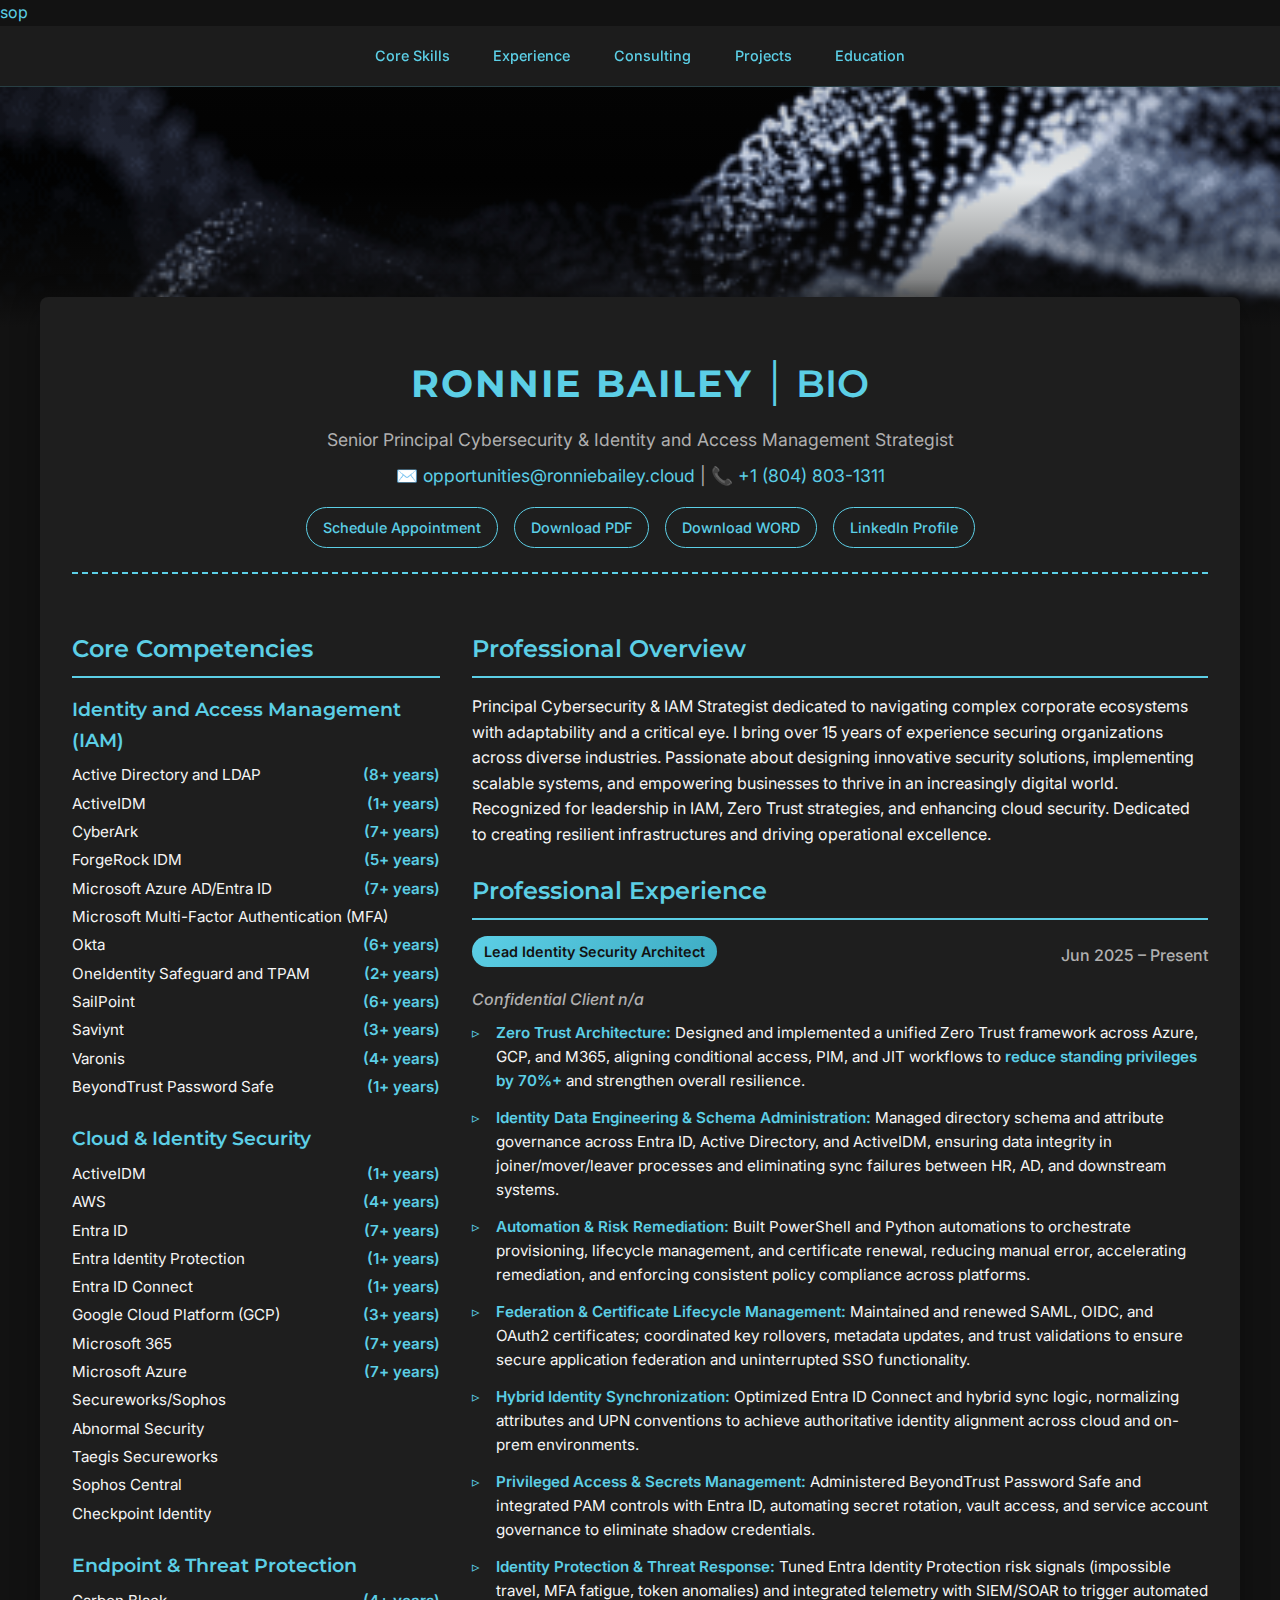
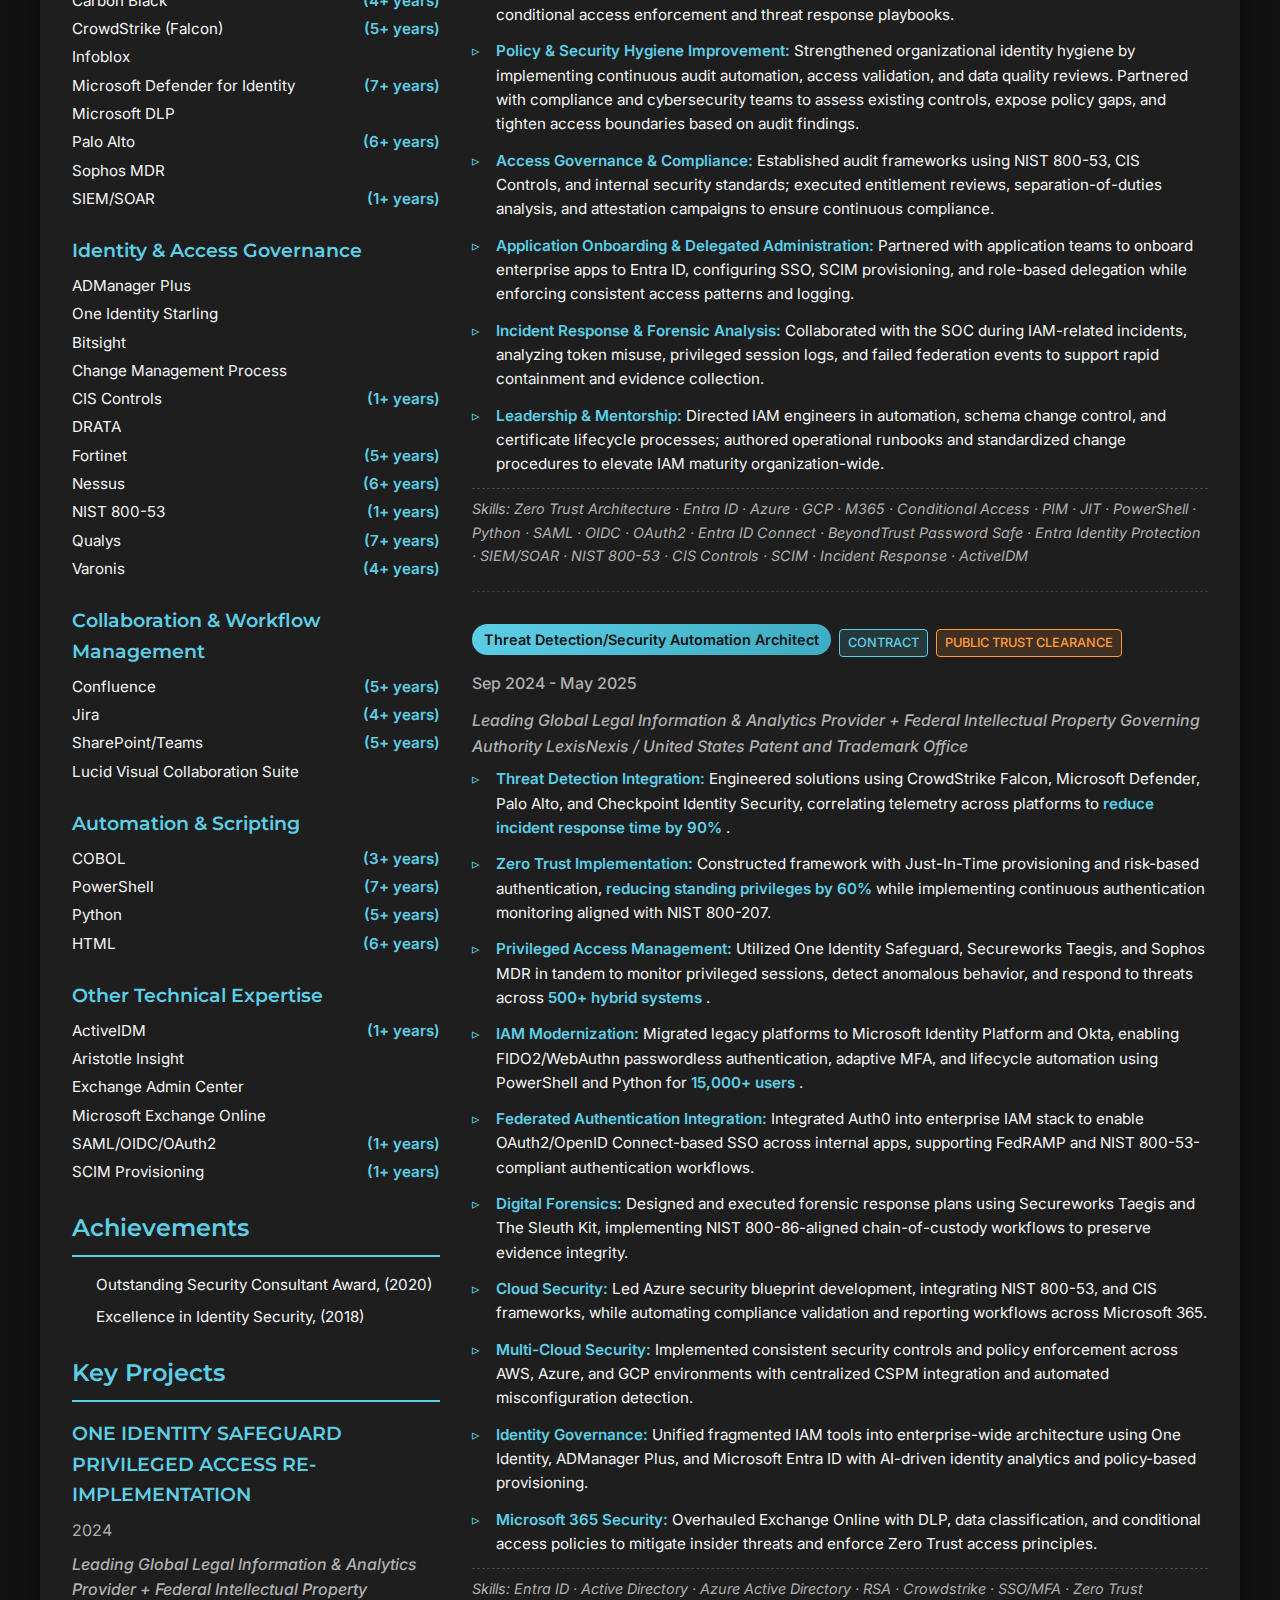
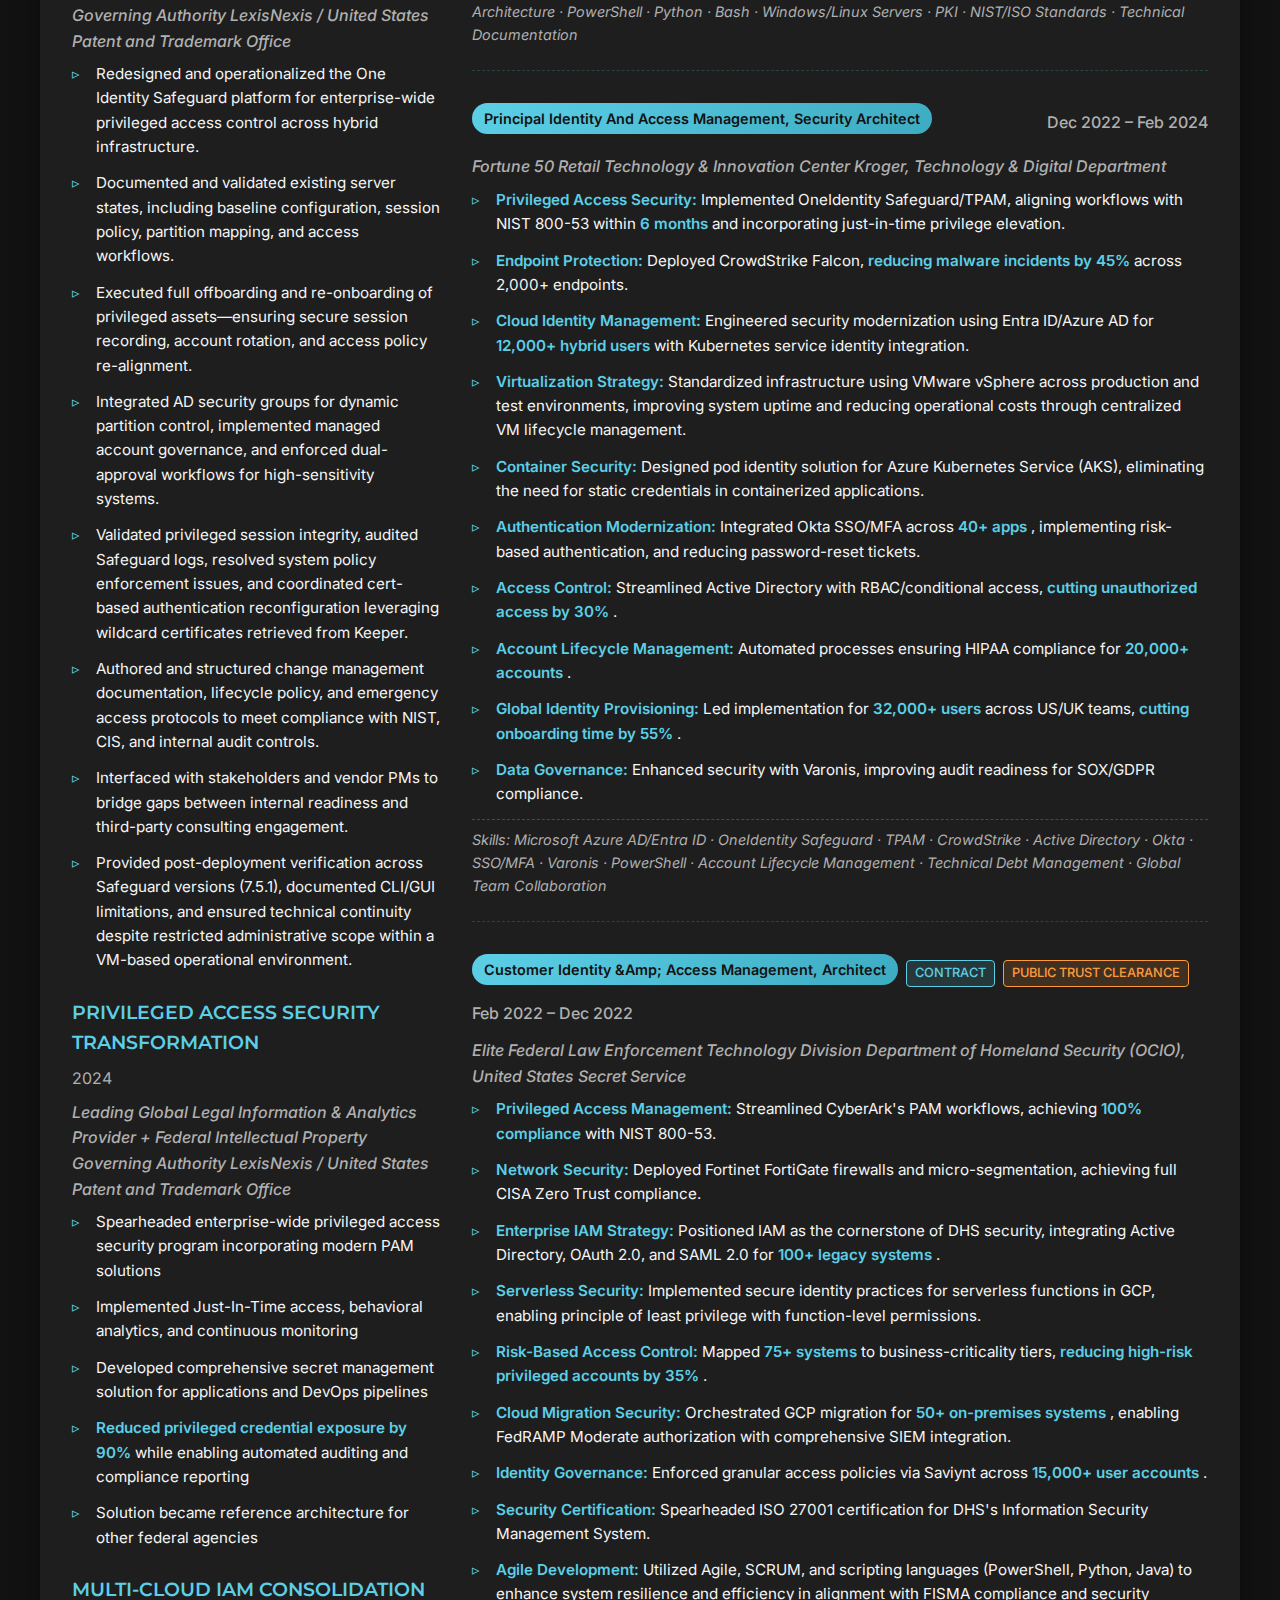
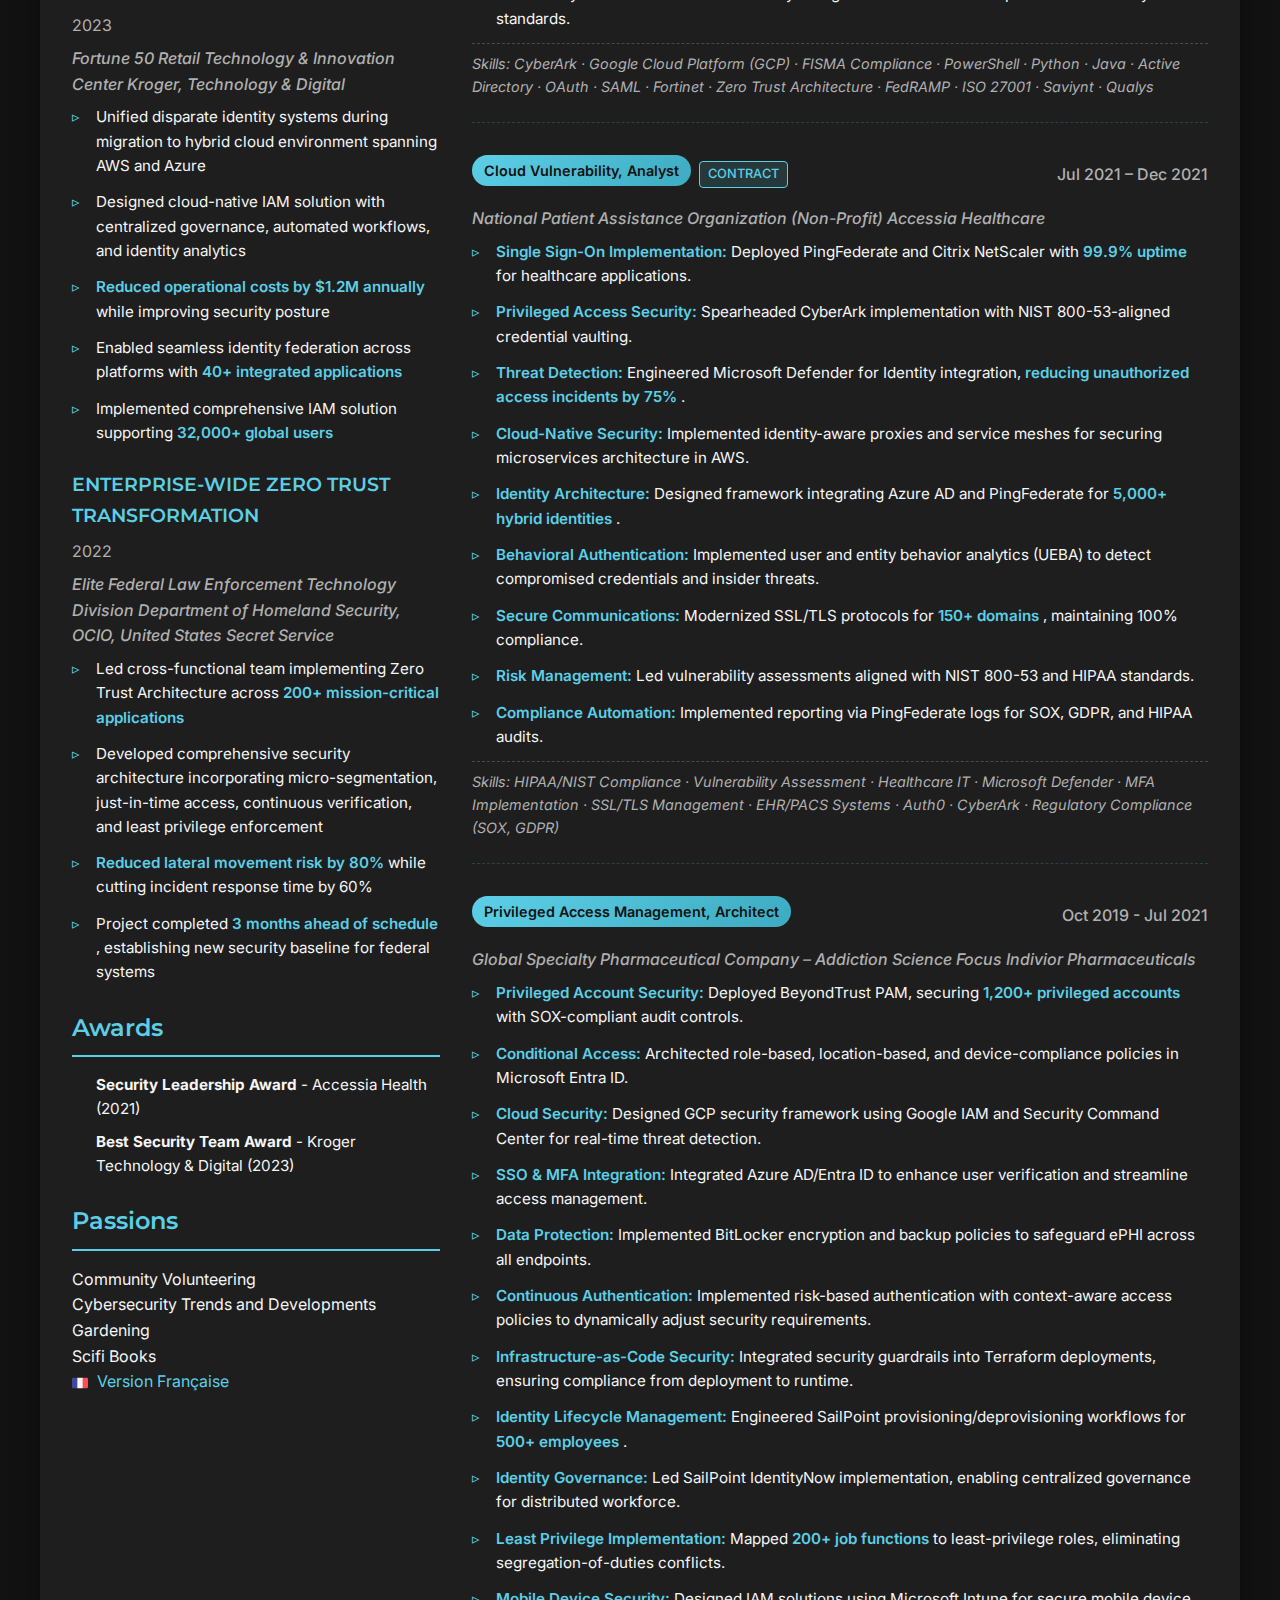
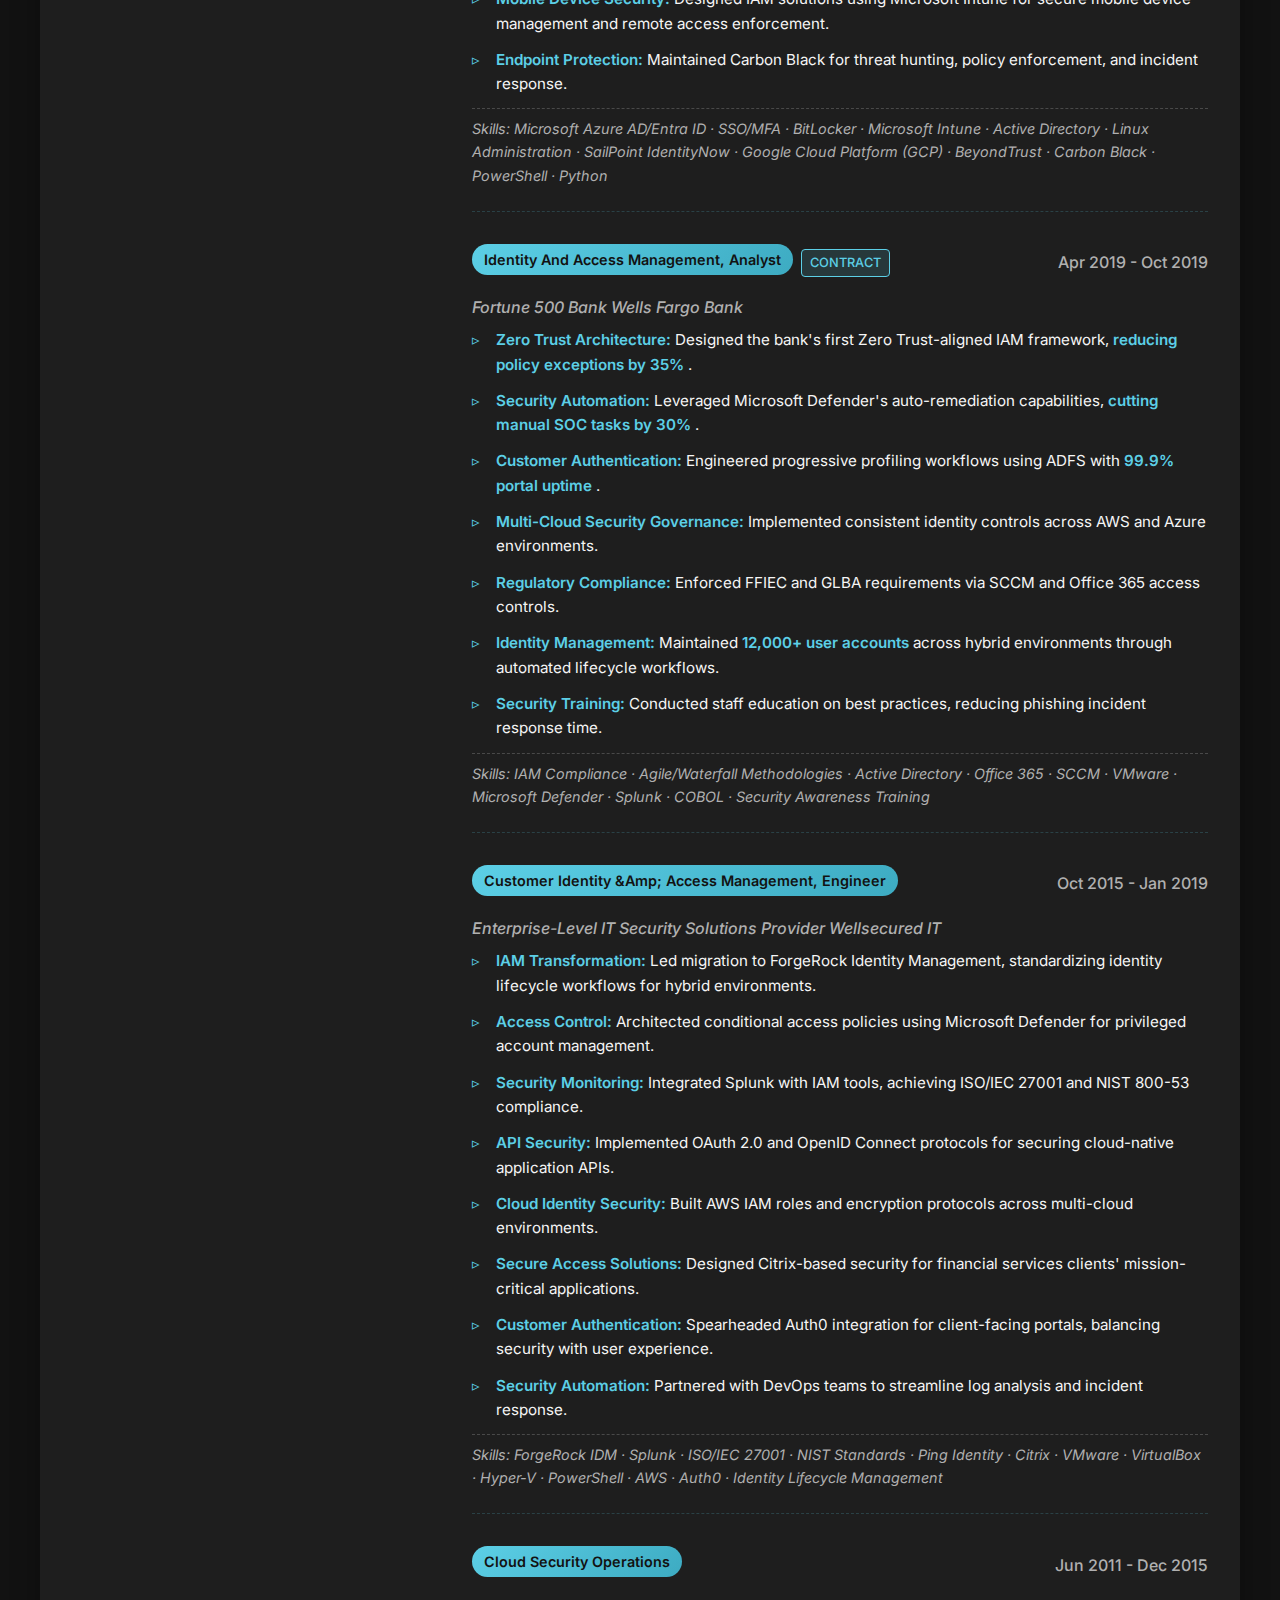
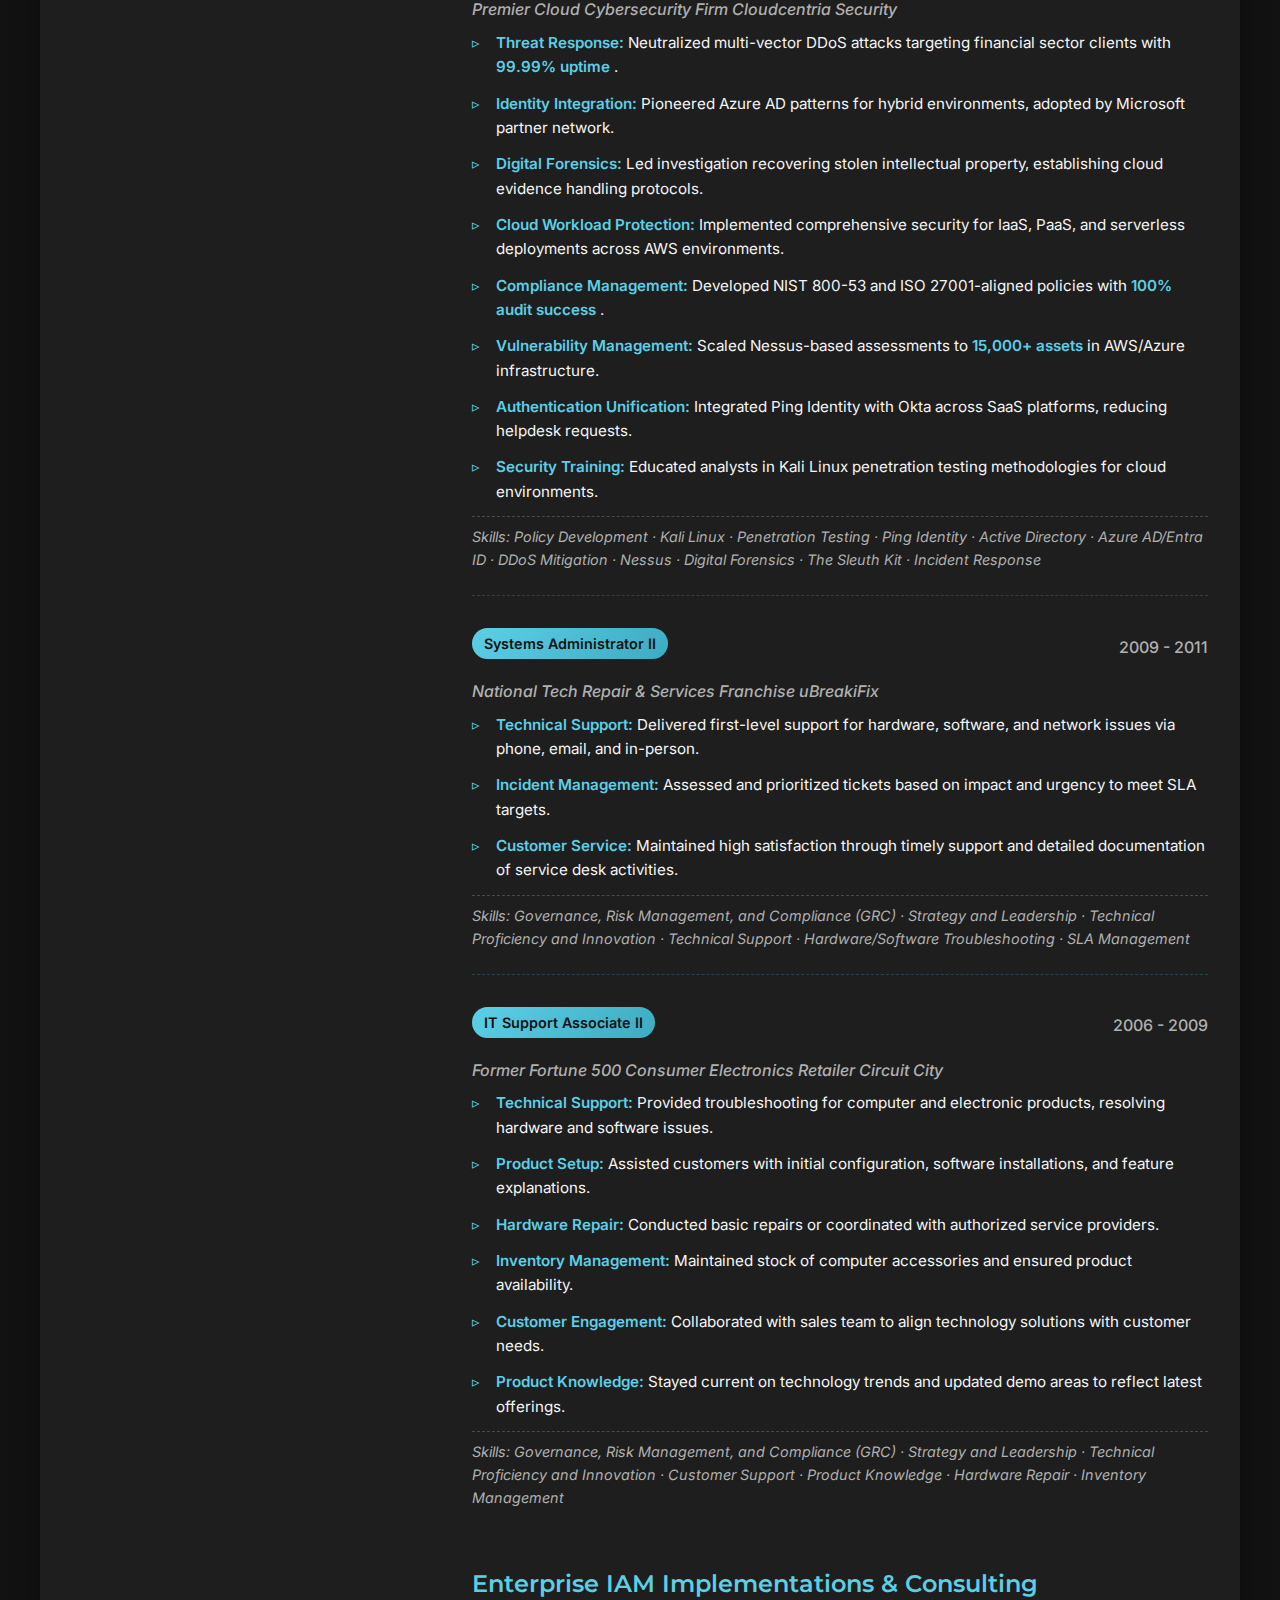
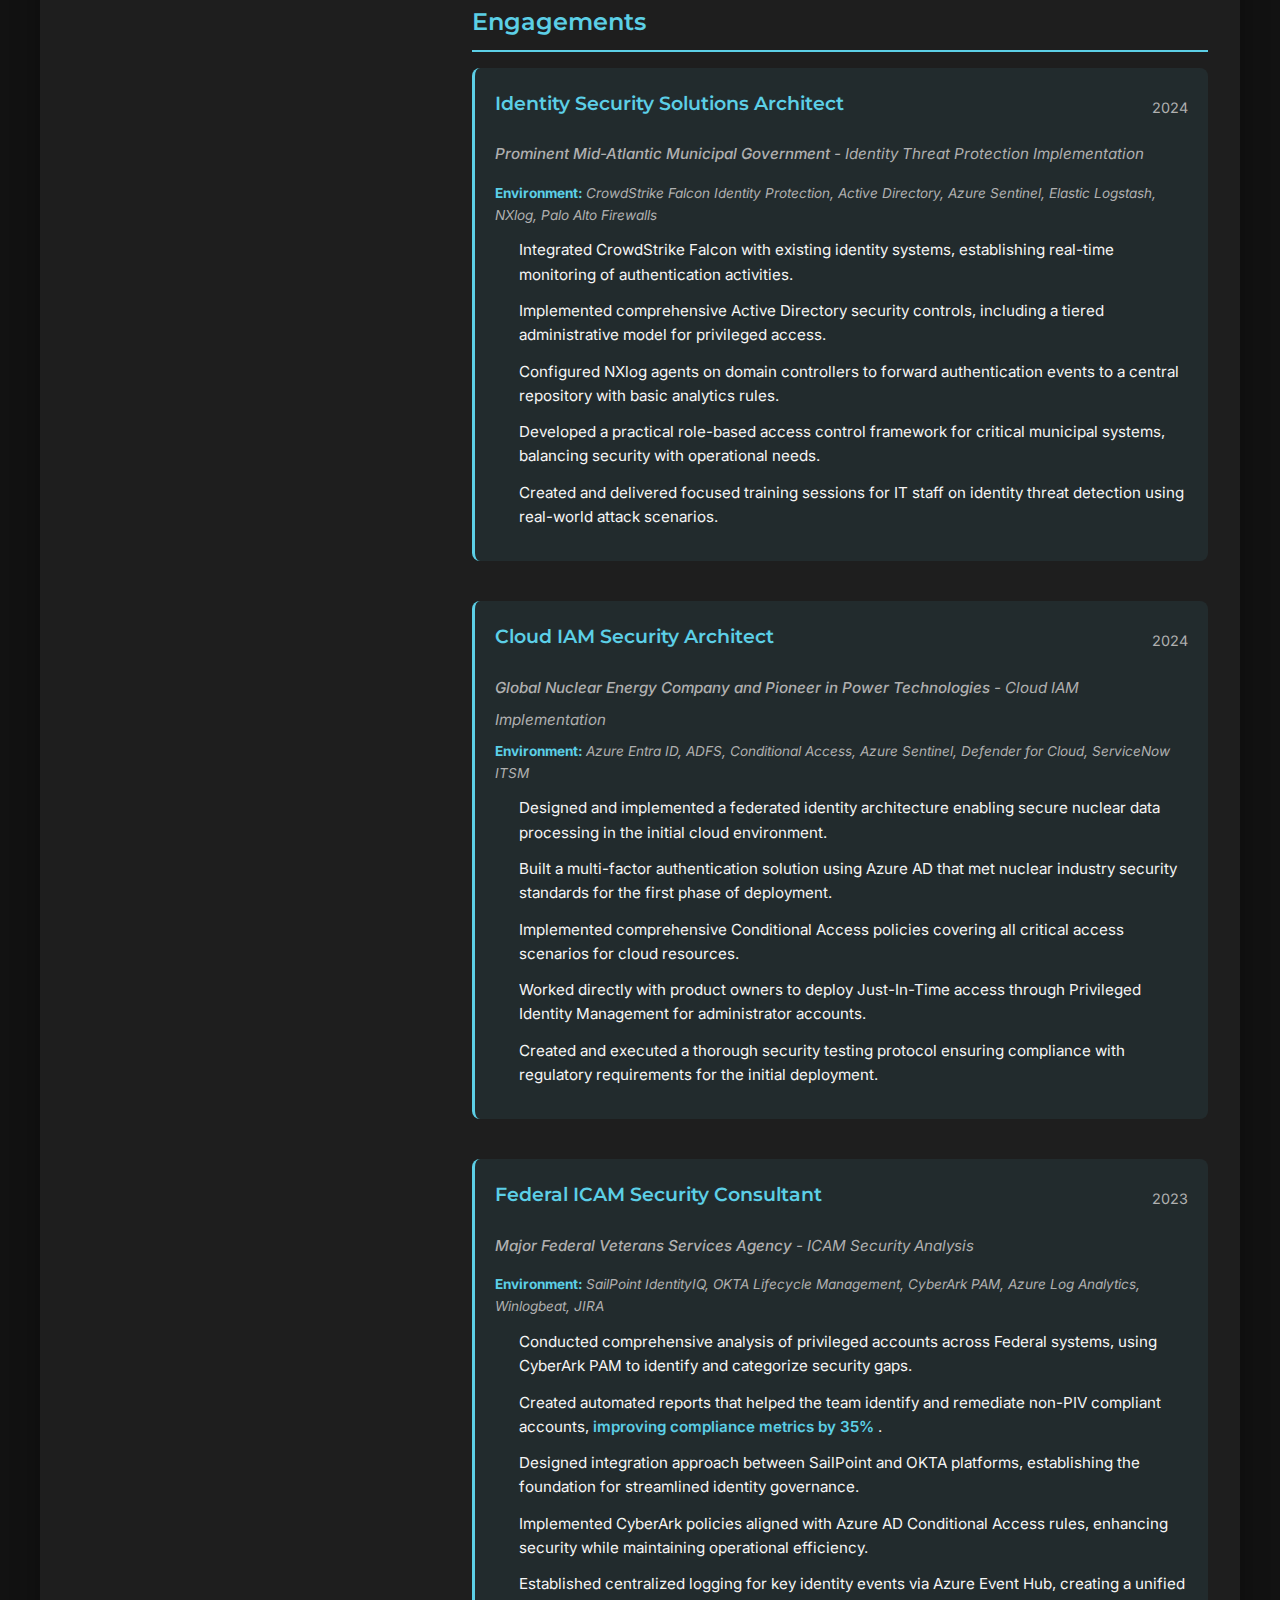
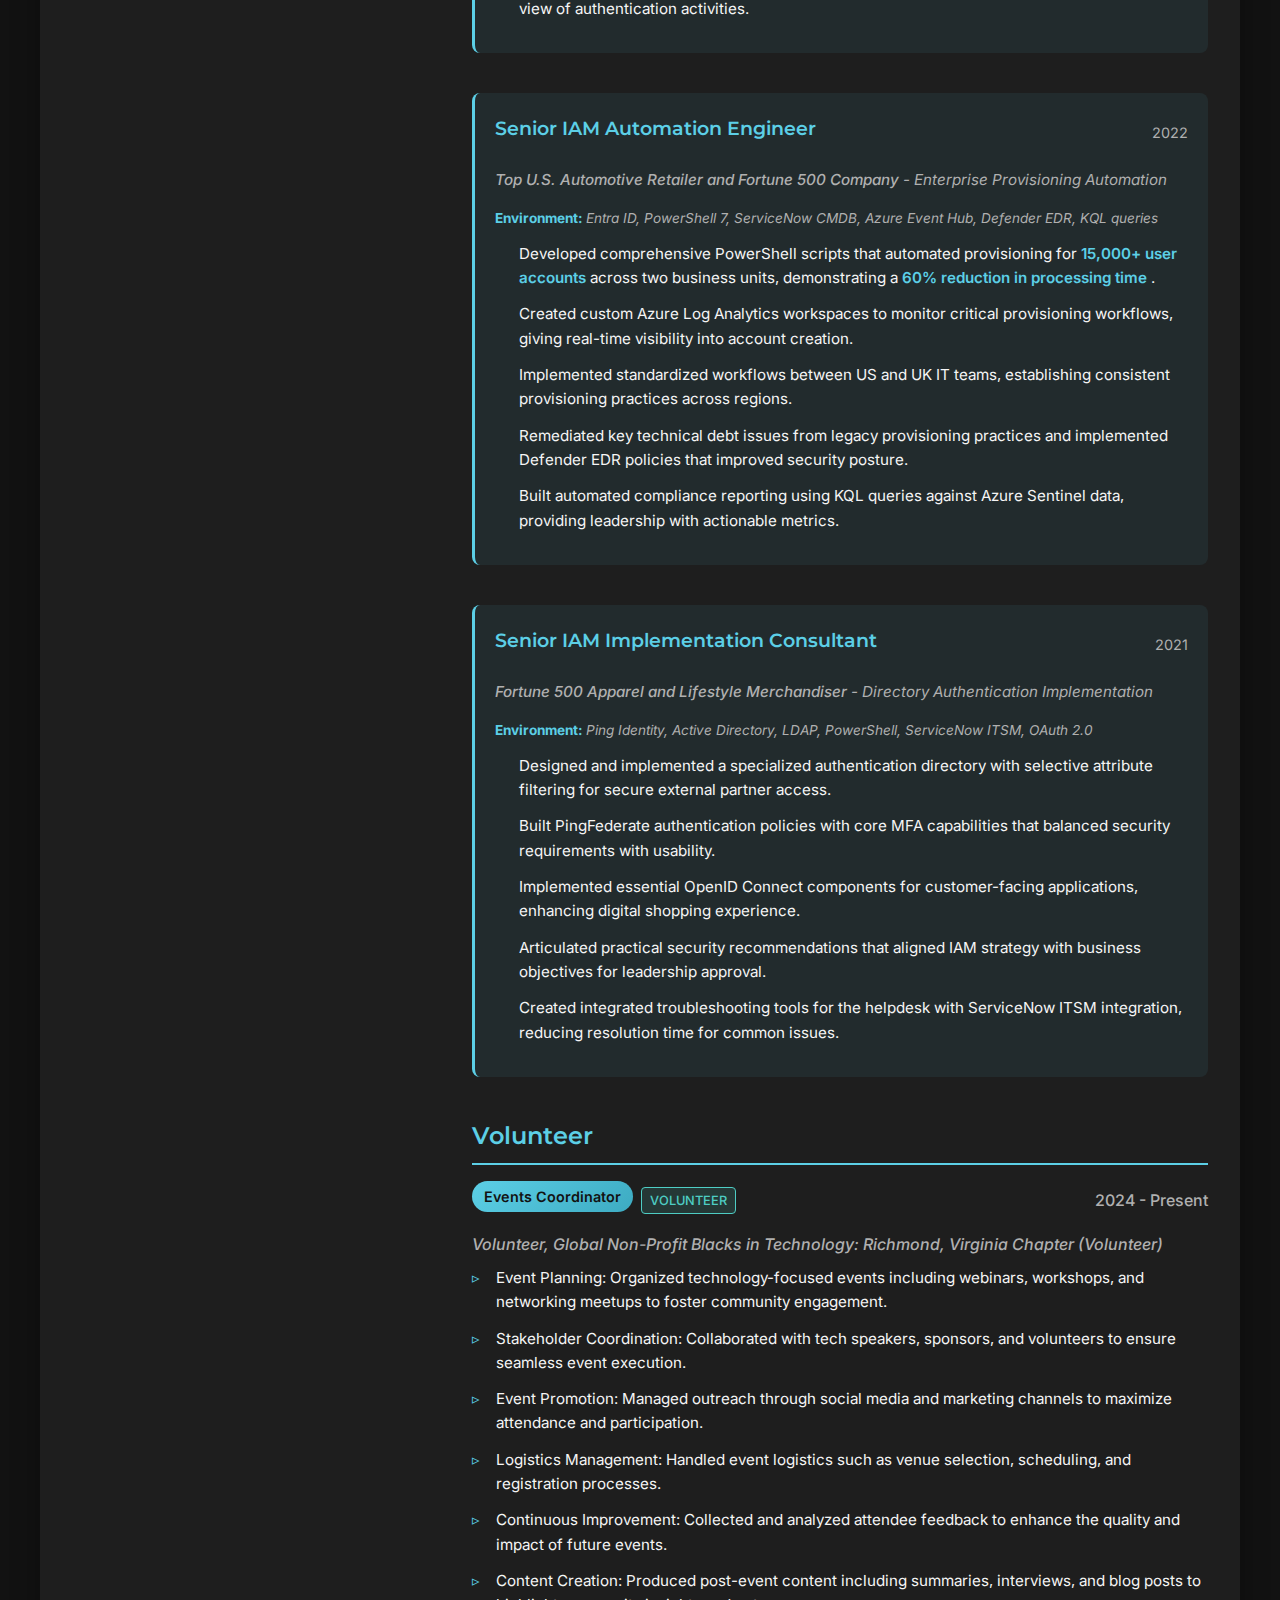
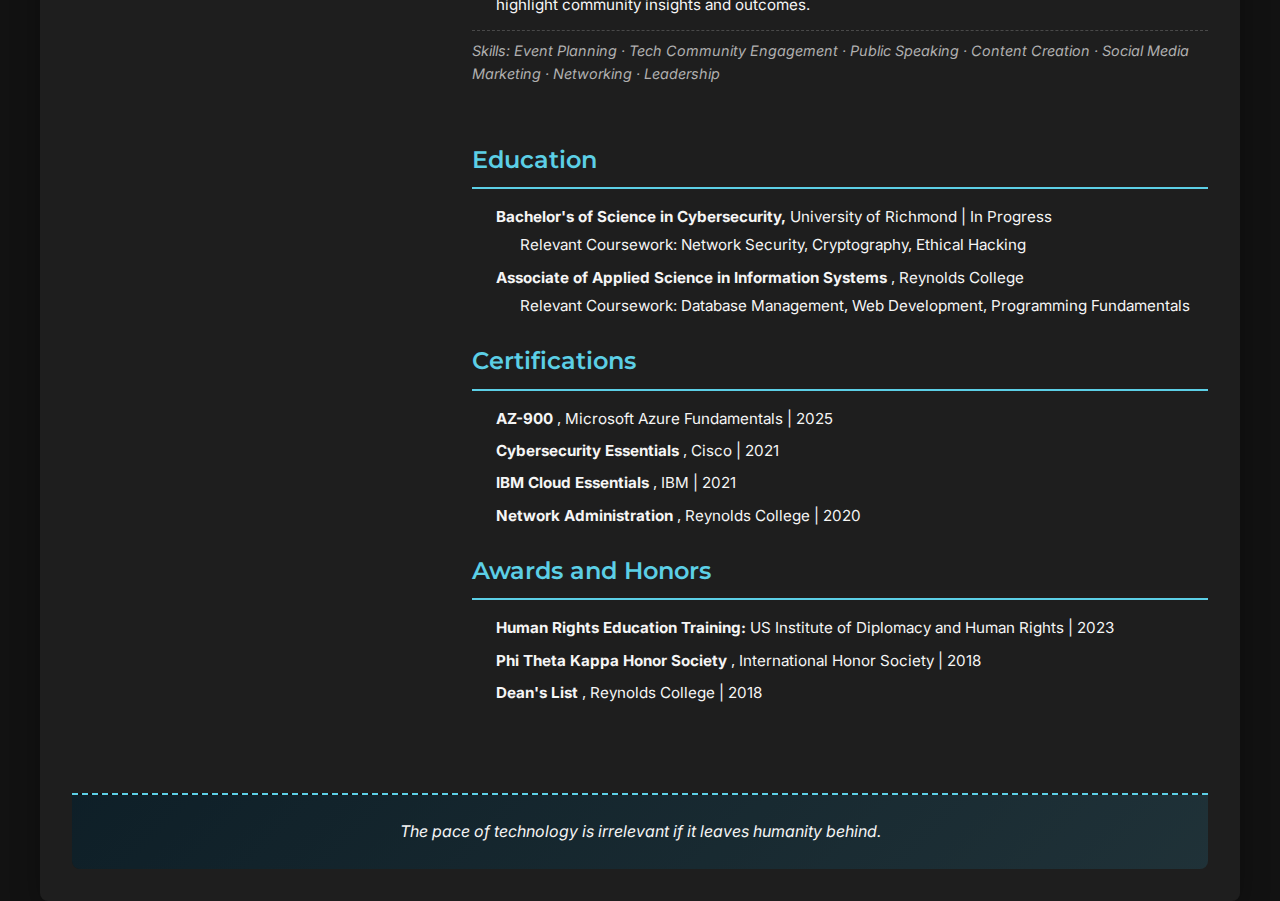
<file: index2025.html>
<a href="sop.docx">sop</a>
<!DOCTYPE html>
<html lang="en">
 <head>
  <meta charset="utf-8"/>
  <meta content="width=device-width, initial-scale=1.0" name="viewport"/>
  <title>
   Ronnie Bailey Resume
  </title>
  <link href="https://fonts.googleapis.com" rel="preconnect"/>
  <link crossorigin="" href="https://fonts.gstatic.com" rel="preconnect"/>
  <link href="https://fonts.googleapis.com/css2?family=Inter:wght@300;400;600;700&amp;family=Montserrat:wght@400;500;600;700&amp;display=swap" rel="stylesheet"/>
  <style>
   :root {
            --primary-color: #5ccfe6;
            --primary-dark: #3dabc2;
            --accent-color: #ff6b6b;
            --bg-color: #121212;
            --card-bg: #1E1E1E;
            --text-color: #f5f5f5;
            --text-secondary: #b0b0b0;
            --section-spacing: 1.5rem;
            --border-radius: 8px;
            --highlight-bg: rgba(92, 207, 230, 0.08);
        }
        
        * {
            box-sizing: border-box;
            margin: 0;
            padding: 0;
            scroll-behavior: smooth;
        }
        
        body {
            font-family: 'Inter', sans-serif;
            background-color: var(--bg-color);
            color: var(--text-color);
            line-height: 1.6;
        }
        
        /* Navigation */
        .quick-nav {
            position: sticky;
            top: 0;
            background-color: rgba(30, 30, 30, 0.95);
            backdrop-filter: blur(5px);
            padding: 0.8rem 2rem;
            z-index: 100;
            border-bottom: 1px solid rgba(92, 207, 230, 0.2);
            display: flex;
            justify-content: center;
            flex-wrap: wrap;
            gap: 1rem;
        }
        
        .quick-nav a {
            color: var(--primary-color);
            text-decoration: none;
            font-weight: 500;
            padding: 0.3rem 0.8rem;
            border-radius: 50px;
            transition: all 0.3s ease;
            font-size: 0.9rem;
            border: 1px solid transparent;
        }
        
        .quick-nav a:hover {
            border-color: var(--primary-color);
            background-color: rgba(92, 207, 230, 0.1);
        }
        
        /* Banner styling - MODIFIED to use flow.gif */
        .banner-wrapper {
            position: relative;
            width: 100%;
            overflow: hidden;
        }
        
        .banner {
            height: 240px;
            background-image: url('flow.gif');
            background-size: cover;
            background-position: center;
            background-repeat: no-repeat;
            background-attachment: fixed;
            width: 100%;
        }
        
        .banner::after {
            content: "";
            position: absolute;
            top: 0;
            left: 0;
            height: 100%;
            width: 100%;
            background: linear-gradient(to bottom, rgba(18,18,18,0.2) 0%, rgba(18,18,18,0.1) 40%, rgba(18,18,18,0.5) 80%, var(--bg-color) 100%);
        }
        
        /* Layout containers */
        .container {
            max-width: 1200px;
            margin: 0 auto;
            margin-top: -30px;
            padding: 2rem;
            display: grid;
            grid-template-columns: 1fr 2fr;
            gap: 2rem;
            background: var(--card-bg);
            border-radius: var(--border-radius);
            box-shadow: 0 8px 30px rgba(0,0,0,0.3);
            position: relative;
            z-index: 2;
        }
        
        /* Header Section - MODIFIED to match Ronnie Bailey Resume 2 */
        .header {
            grid-column: 1 / -1;
            display: flex;
            flex-direction: column;
            align-items: center;
            padding: 1.5rem 0;
            margin-bottom: var(--section-spacing);
            border-bottom: 2px dashed var(--primary-color);
        }
        
        .header-top {
            display: flex;
            align-items: center;
            gap: 1rem;
            margin-bottom: 0.5rem;
            flex-wrap: wrap;
            justify-content: center;
        }
        
        .header h1 {
            font-family: 'Montserrat', sans-serif;
            font-size: clamp(1.8rem, 3vw, 2.5rem);
            letter-spacing: 2px;
            color: var(--primary-color);
            margin: 0;
            font-weight: 700;
        }
        
        .separator {
            font-size: clamp(1.8rem, 3vw, 2.5rem);
            color: var(--primary-color);
        }
        
        .bio-link {
            font-family: 'Montserrat', sans-serif;
            font-size: clamp(1.8rem, 3vw, 2.5rem);
            color: var(--primary-color);
            text-decoration: none;
            font-weight: 600;
        }
        
        .bio-link:hover {
            text-decoration: underline;
        }
        
        .header p {
            margin: 0.25rem 0;
            color: var(--text-secondary);
            font-size: clamp(0.9rem, 2vw, 1.1rem);
            text-align: center;
        }
        
        .header-links {
            display: flex;
            gap: 1rem;
            margin-top: 0.75rem;
            flex-wrap: wrap;
            justify-content: center;
        }
        
        .header-links a {
            color: var(--primary-color);
            text-decoration: none;
            padding: 0.5rem 1rem;
            border-radius: 50px;
            transition: all 0.3s ease;
            border: 1px solid var(--primary-color);
            font-weight: 500;
            font-size: 0.9rem;
        }
        
        .header-links a:hover {
            background-color: var(--primary-color);
            color: var(--bg-color);
        }
        
        /* Section styling */
        .section {
            margin-bottom: var(--section-spacing);
            scroll-margin-top: 80px;
        }
        
        .section h2 {
            font-family: 'Montserrat', sans-serif;
            color: var(--primary-color);
            margin-bottom: 1rem;
            padding-bottom: 0.5rem;
            border-bottom: 2px solid var(--primary-color);
            font-size: 1.5rem;
            font-weight: 600;
        }
        
        .section h3 {
            font-family: 'Montserrat', sans-serif;
            color: var(--primary-color);
            margin-bottom: 0.5rem;
            font-size: 1.2rem;
            font-weight: 600;
        }
        
        /* Skills section */
        .skills-section {
            margin-bottom: 1.5rem;
        }
        
        .skills-section ul {
            list-style: none;
        }
        
        .skills-section li {
            display: flex;
            justify-content: space-between;
            margin-bottom: 0.25rem;
            font-size: 0.95rem;
        }
        
        .skills-section li span {
            color: var(--primary-color);
            font-weight: 600;
        }
        
        /* Job descriptions */
        .job-description {
            margin-bottom: 2rem;
            padding-bottom: 1.5rem;
            border-bottom: 1px dashed rgba(92, 207, 230, 0.2);
        }
        
        .job-description:last-child {
            border-bottom: none;
        }
        
        .job-header {
            display: flex;
            flex-wrap: wrap;
            justify-content: space-between;
            align-items: center;
            margin-bottom: 0.75rem;
            gap: 0.5rem;
        }
        
        .job-title-container {
            display: flex;
            flex-wrap: wrap;
            align-items: center;
            gap: 0.5rem;
        }
        
        .job-date {
            font-weight: 500;
            color: var(--text-secondary);
            white-space: nowrap;
        }
        
        /* Badge styles */
        .badge {
            background: linear-gradient(135deg, var(--primary-color), var(--primary-dark));
            color: var(--bg-color);
            padding: 0.25rem 0.75rem;
            border-radius: 50px;
            font-size: 0.9rem;
            font-weight: 600;
            display: inline-block;
            margin-bottom: 0.5rem;
        }
        
        .contract-badge {
            display: inline-flex;
            align-items: center;
            font-size: 0.8rem;
            font-weight: 500;
            padding: 0.15rem 0.5rem;
            border-radius: 4px;
            background-color: rgba(92, 207, 230, 0.15);
            color: var(--primary-color);
            border: 1px solid var(--primary-color);
        }
        
        .clearance-badge {
            display: inline-flex;
            align-items: center;
            font-size: 0.8rem;
            font-weight: 500;
            padding: 0.15rem 0.5rem;
            border-radius: 4px;
            background-color: rgba(255, 154, 60, 0.15);
            color: #ff9a3c;
            border: 1px solid #ff9a3c;
        }
        
        .volunteer-badge {
            display: inline-flex;
            align-items: center;
            font-size: 0.8rem;
            font-weight: 500;
            padding: 0.15rem 0.5rem;
            border-radius: 4px;
            background-color: rgba(78, 205, 196, 0.15);
            color: #4ecdc4;
            border: 1px solid #4ecdc4;
        }
        
        .badge-container {
            display: flex;
            flex-wrap: wrap;
            gap: 0.5rem;
            margin-top: 0.25rem;
        }
        
        .details {
            list-style-type: none;
        }
        
        .details li {
            margin-bottom: 0.5rem;
            font-size: 0.95rem;
        }
        
        .consulting-section ul {
            list-style-type: none;
            padding-left: 0;
            margin-bottom: 0.75rem;
        }
        
        .consulting-section li {
            margin-bottom: 0.75rem;
            font-size: 0.95rem;
            position: relative;
            padding-left: 1.5rem;
        }
        
        .details ul {
            list-style-type: none;
            margin-left: 0;
            margin-top: 0.25rem;
        }
        
        .details li {
            position: relative;
            padding-left: 1.5rem;
        }
                
        .project ul {
            list-style-type: none;
            padding-left: 0;
            margin-bottom: 0.75rem;
        }
        
        /* Company name hover effect */
        .company-name {
            cursor: pointer;
            margin: 0.5rem 0;
            display: block;
            font-weight: 500;
            font-style: italic;
            color: var(--text-secondary);
            transition: color 0.2s;
        }
        
        .company-name:hover {
            color: var(--primary-color);
        }
        
        .consulting-org .company-name {
            display: inline-block;
        }
        
        .consulting-org .company-name .placeholder,
        .consulting-org .company-name .real-name {
            display: inline;
        }
        
        .consulting-org .company-name .real-name {
            display: none;
        }
        
        /* Job details lists */
        .job-description ul {
            list-style-type: none;
            padding-left: 0;
            margin-bottom: 0.75rem;
        }
        
        .job-description li {
            margin-bottom: 0.75rem;
            font-size: 0.95rem;
            position: relative;
            padding-left: 1.5rem;
        }
        
        .job-description li:before {
            content: "▹";
            position: absolute;
            left: 0;
            color: var(--primary-color);
        }
        
        .job-skills {
            font-size: 0.9rem;
            color: var(--text-secondary);
            font-style: italic;
            margin-top: 0.75rem;
            padding-top: 0.5rem;
            border-top: 1px dashed rgba(176, 176, 176, 0.3);
        }
        
        /* Project styling */
        .project {
            margin-bottom: 1.5rem;
        }
        
        .project-header {
            display: flex;
            flex-wrap: wrap;
            justify-content: space-between;
            margin-bottom: 0.5rem;
        }
        
        .project-title {
            font-weight: 600;
            color: var(--primary-color);
        }
        
        .project-org {
            font-style: italic;
            color: var(--text-secondary);
        }
        
        .project-date {
            color: var(--text-secondary);
        }

   .project li::before {
  content: "▹";
  position: absolute;
  left: 0;
  color: var(--primary-color);
}
.project li {
  position: relative;
  padding-left: 1.5rem;
  margin-bottom: 0.75rem;
  font-size: 0.95rem;
}
        
        /* Consulting Engagements */
        .consulting-section {
            margin-bottom: 2.5rem;
            padding: 1.25rem;
            background-color: var(--highlight-bg);
            border-radius: var(--border-radius);
            border-left: 3px solid var(--primary-color);
        }
        
        .consulting-header {
            display: flex;
            justify-content: space-between;
            align-items: center;
            margin-bottom: 0.5rem;
            flex-wrap: wrap;
            gap: 0.5rem;
        }
        
        .consulting-title {
            font-weight: 600;
            color: var(--primary-color);
            margin-right: 1rem;
            font-size: 1.1rem;
        }
        
        .consulting-date {
            color: var(--text-secondary);
            white-space: nowrap;
            font-size: 0.9rem;
        }
        
        .consulting-org {
            font-style: italic;
            color: var(--text-secondary);
            margin-bottom: 0.5rem;
            font-size: 0.95rem;
        }
        
        .consulting-environment {
            font-size: 0.85rem;
            color: var(--text-secondary);
            margin-bottom: 0.75rem;
            font-style: italic;
        }
        
        .consulting-environment strong {
            color: var(--primary-color);
            font-style: normal;
        }
        
        /* Quote of the day */
        .quote-of-the-day {
            grid-column: 1 / -1;
            text-align: center;
            padding: 1.5rem;
            margin-top: 2rem;
            font-style: italic;
            color: var(--text-color);
            position: relative;
            border-top: 2px dashed var(--primary-color);
            border-radius: 0 0 var(--border-radius) var(--border-radius);
            z-index: 1;
            background: linear-gradient(135deg, rgba(18, 18, 18, 0.9), rgba(30, 30, 30, 0.9));
        }
        
        .quote-of-the-day::before {
            content: "";
            position: absolute;
            top: 0;
            left: 0;
            width: 100%;
            height: 100%;
            background: linear-gradient(135deg, rgba(12, 36, 48, 0.7), rgba(32, 58, 67, 0.7));
            z-index: -1;
            border-radius: 0 0 var(--border-radius) var(--border-radius);
        }
        
        /* Links styling */
        a {
            color: var(--primary-color);
            text-decoration: none;
            transition: color 0.2s;
        }
        
        a:hover {
            color: var(--primary-dark);
            text-decoration: underline;
        }
        
        .icon {
            width: 16px;
            height: 16px;
            vertical-align: middle;
            margin-right: 5px;
        }
        
        /* Highlight important metrics */
        .highlight {
            color: var(--primary-color);
            font-weight: 600;
        }
        
        /* Responsive design */
        @media (max-width: 900px) {
            .container {
                grid-template-columns: 1fr;
                padding: 1rem;
            }
            
            .header {
                padding: 1rem 0;
            }
            
            .header-top {
                flex-direction: column;
                text-align: center;
                gap: 0.5rem;
            }
            
            .separator, .bio-link {
                font-size: 2rem;
            }
            
            .job-header {
                flex-direction: column;
                align-items: flex-start;
                gap: 0.5rem;
            }
            
            .banner {
                height: 180px;
                background-attachment: scroll;
            }
            
            .quick-nav {
                padding: 0.5rem;
                gap: 0.5rem;
            }
            
            .quick-nav a {
                font-size: 0.8rem;
                padding: 0.2rem 0.6rem;
            }
        }
        
        @media (max-width: 600px) {
            .banner {
                height: 150px;
                padding-bottom: 30px;
            }
            
            .header-links {
                gap: 0.5rem;
            }
            
            .header-links a {
                padding: 0.4rem 0.8rem;
                font-size: 0.8rem;
            }
        }
        
        /* Print styles */
        @media print {
            .quick-nav, .header-links {
                display: none;
            }
            
            body {
                background-color: white;
                color: black;
            }
            
            .container {
                box-shadow: none;
                padding: 0.5rem;
            }
            
            .banner {
                display: none;
            }
        }
  </style>
 </head>
 <body>
  <!-- Sticky Navigation -->
  <div class="quick-nav">
   <a href="#skills">
    Core Skills
   </a>
   <a href="#experience">
    Experience
   </a>
   <a href="#consulting">
    Consulting
   </a>
   <a href="#projects">
    Projects
   </a>
   <a href="#education">
    Education
   </a>
  </div>
  <!-- Banner - Modified to use flow.gif -->
  <div class="banner-wrapper">
   <div class="banner">
   </div>
  </div>
  <!-- Main Container -->
  <div class="container">
   <!-- Header Section - Modified to match "Ronnie Bailey Resume 2" -->
   <header class="header">
    <div class="header-top">
     <h1>
      RONNIE BAILEY
     </h1>
     <span class="separator">
      |
     </span>
     <a class="bio-link" href="narrative.html">
      BIO
     </a>
    </div>
    <p>
     Senior Principal Cybersecurity &amp; Identity and Access Management Strategist
    </p>
    <p>
     ✉️
     <a href="mailto:opportunities@ronniebailey.cloud">
      opportunities@ronniebailey.cloud
     </a>
     | 📞
     <a href="tel:+8048031311">
      +1 (804) 803-1311
     </a>
    </p>
    <div class="header-links">
     <a href="https://calendly.com/ronniebailey" target="_blank">
      Schedule Appointment
     </a>
     <a download="Ronnie Bailey Resume.pdf" href="RonnieBaileyResume.pdf">
      Download PDF
     </a>
     <a download="Ronnie Bailey Resume.docx" href="RonnieBaileyResume.docx">
      Download WORD
     </a>
     <a href="https://www.linkedin.com/in/ronniebailey" target="_blank">
      LinkedIn Profile
     </a>
    </div>
   </header>
   <!-- Left Column -->
   <div class="left-column">
    <!-- Core Competencies Section -->
    <div class="section" id="skills">
     <h2>
      Core Competencies
     </h2>
     <div class="skills-section">
      <h3>
       Identity and Access Management (IAM)
      </h3>
      <ul>
       <li>
        Active Directory and LDAP
        <span>
         (8+ years)
        </span>
       </li>
       <li>
        ActiveIDM
        <span>
         (1+ years)
        </span>
       </li>
       <li>
        CyberArk
        <span>
         (7+ years)
        </span>
       </li>
       <li>
        ForgeRock IDM
        <span>
         (5+ years)
        </span>
       </li>
       <li>
        Microsoft Azure AD/Entra ID
        <span>
         (7+ years)
        </span>
       </li>
       <li>
        Microsoft Multi-Factor Authentication (MFA)
       </li>
       <li>
        Okta
        <span>
         (6+ years)
        </span>
       </li>
       <li>
        OneIdentity Safeguard and TPAM
        <span>
         (2+ years)
        </span>
       </li>
       <li>
        SailPoint
        <span>
         (6+ years)
        </span>
       </li>
       <li>
        Saviynt
        <span>
         (3+ years)
        </span>
       </li>
       <li>
        Varonis
        <span>
         (4+ years)
        </span>
       </li>
       <li>
        BeyondTrust Password Safe
        <span>
         (1+ years)
        </span>
       </li>
      </ul>
     </div>
     <div class="skills-section">
      <h3>
       Cloud &amp; Identity Security
      </h3>
      <ul>
       <li>
        ActiveIDM
        <span>
         (1+ years)
        </span>
       </li>
       <li>
        AWS
        <span>
         (4+ years)
        </span>
       </li>
       <li>
        Entra ID
        <span>
         (7+ years)
        </span>
       </li>
       <li>
        Entra Identity Protection
        <span>
         (1+ years)
        </span>
       </li>
       <li>
        Entra ID Connect
        <span>
         (1+ years)
        </span>
       </li>
       <li>
        Google Cloud Platform (GCP)
        <span>
         (3+ years)
        </span>
       </li>
       <li>
        Microsoft 365
        <span>
         (7+ years)
        </span>
       </li>
       <li>
        Microsoft Azure
        <span>
         (7+ years)
        </span>
       </li>
       <li>
        Secureworks/Sophos
       </li>
       <li>
        Abnormal Security
       </li>
       <li>
        Taegis Secureworks
       </li>
       <li>
        Sophos Central
       </li>
       <li>
        Checkpoint Identity
       </li>
      </ul>
     </div>
     <div class="skills-section">
      <h3>
       Endpoint &amp; Threat Protection
      </h3>
      <ul>
       <li>
        Carbon Black
        <span>
         (4+ years)
        </span>
       </li>
       <li>
        CrowdStrike (Falcon)
        <span>
         (5+ years)
        </span>
       </li>
       <li>
        Infoblox
       </li>
       <li>
        Microsoft Defender for Identity
        <span>
         (7+ years)
        </span>
       </li>
       <li>
        Microsoft DLP
       </li>
       <li>
        Palo Alto
        <span>
         (6+ years)
        </span>
       </li>
       <li>
        Sophos MDR
       </li>
       <li>
        SIEM/SOAR
        <span>
         (1+ years)
        </span>
       </li>
      </ul>
     </div>
     <div class="skills-section">
      <h3>
       Identity &amp; Access Governance
      </h3>
      <ul>
       <li>
        ADManager Plus
       </li>
       <li>
        One Identity Starling
       </li>
       <li>
        Bitsight
       </li>
       <li>
        Change Management Process
       </li>
       <li>
        CIS Controls
        <span>
         (1+ years)
        </span>
       </li>
       <li>
        DRATA
       </li>
       <li>
        Fortinet
        <span>
         (5+ years)
        </span>
       </li>
       <li>
        Nessus
        <span>
         (6+ years)
        </span>
       </li>
       <li>
        NIST 800-53
        <span>
         (1+ years)
        </span>
       </li>
       <li>
        Qualys
        <span>
         (7+ years)
        </span>
       </li>
       <li>
        Varonis
        <span>
         (4+ years)
        </span>
       </li>
      </ul>
     </div>
     <div class="skills-section">
      <h3>
       Collaboration &amp; Workflow Management
      </h3>
      <ul>
       <li>
        Confluence
        <span>
         (5+ years)
        </span>
       </li>
       <li>
        Jira
        <span>
         (4+ years)
        </span>
       </li>
       <li>
        SharePoint/Teams
        <span>
         (5+ years)
        </span>
       </li>
       <li>
        Lucid Visual Collaboration Suite
       </li>
      </ul>
     </div>
     <div class="skills-section">
      <h3>
       Automation &amp; Scripting
      </h3>
      <ul>
       <li>
        COBOL
        <span>
         (3+ years)
        </span>
       </li>
       <li>
        PowerShell
        <span>
         (7+ years)
        </span>
       </li>
       <li>
        Python
        <span>
         (5+ years)
        </span>
       </li>
       <li>
        HTML
        <span>
         (6+ years)
        </span>
       </li>
      </ul>
     </div>
     <div class="skills-section">
      <h3>
       Other Technical Expertise
      </h3>
      <ul>
       <li>
        ActiveIDM
        <span>
         (1+ years)
        </span>
       </li>
       <li>
        Aristotle Insight
       </li>
       <li>
        Exchange Admin Center
       </li>
       <li>
        Microsoft Exchange Online
       </li>
       <li>
        SAML/OIDC/OAuth2
        <span>
         (1+ years)
        </span>
       </li>
       <li>
        SCIM Provisioning
        <span>
         (1+ years)
        </span>
       </li>
      </ul>
     </div>
    </div>
    <!-- Achievements Section -->
    <div class="section">
     <h2>
      Achievements
     </h2>
     <ul class="details">
      <li>
       Outstanding Security Consultant Award, (2020)
      </li>
      <li>
       Excellence in Identity Security, (2018)
      </li>
     </ul>
    </div>
    <!-- Projects Section -->
    <div class="section" id="projects">
     <h2>
      Key Projects
     </h2>
     <!-- Project 1 - 2024 -->
     <div class="project">
      <div class="project-header">
       <h3 class="project-title">
        ONE IDENTITY SAFEGUARD PRIVILEGED ACCESS RE-IMPLEMENTATION
       </h3>
       <span class="project-date">
        2024
       </span>
      </div>
      <div class="company-name">
       <span class="placeholder">
        Leading Global Legal Information & Analytics Provider + Federal Intellectual Property Governing Authority
       </span>
       <span class="real-name">
        LexisNexis / United States Patent and Trademark Office
       </span>
      </div>
      <ul>
       <li>
        Redesigned and operationalized the One Identity Safeguard platform for enterprise-wide privileged access control across hybrid infrastructure.
       </li>
       <li>
        Documented and validated existing server states, including baseline configuration, session policy, partition mapping, and access workflows.
       </li>
       <li>
        Executed full offboarding and re-onboarding of privileged assets&mdash;ensuring secure session recording, account rotation, and access policy re-alignment.
       </li>
       <li>
        Integrated AD security groups for dynamic partition control, implemented managed account governance, and enforced dual-approval workflows for high-sensitivity systems.
       </li>
       <li>
        Validated privileged session integrity, audited Safeguard logs, resolved system policy enforcement issues, and coordinated cert-based authentication reconfiguration leveraging wildcard certificates retrieved from Keeper.
       </li>
       <li>
        Authored and structured change management documentation, lifecycle policy, and emergency access protocols to meet compliance with NIST, CIS, and internal audit controls.
       </li>
       <li>
        Interfaced with stakeholders and vendor PMs to bridge gaps between internal readiness and third-party consulting engagement.
       </li>
       <li>
        Provided post-deployment verification across Safeguard versions (7.5.1), documented CLI/GUI limitations, and ensured technical continuity despite restricted administrative scope within a VM-based operational environment.
       </li>
      </ul>
     </div>
     <!-- Project 2 - 2024 -->
     <div class="project">
      <div class="project-header">
       <h3 class="project-title">
        PRIVILEGED ACCESS SECURITY TRANSFORMATION
       </h3>
       <span class="project-date">
        2024
       </span>
      </div>
      <div class="company-name">
       <span class="placeholder">
        Leading Global Legal Information & Analytics Provider + Federal Intellectual Property Governing Authority
       </span>
       <span class="real-name">
        LexisNexis / United States Patent and Trademark Office
       </span>
      </div>
      <ul>
       <li>
        Spearheaded enterprise-wide privileged access security program incorporating modern PAM solutions
       </li>
       <li>
        Implemented Just-In-Time access, behavioral analytics, and continuous monitoring
       </li>
       <li>
        Developed comprehensive secret management solution for applications and DevOps pipelines
       </li>
       <li>
        <span class="highlight">
         Reduced privileged credential exposure by 90%
        </span>
        while enabling automated auditing and compliance reporting
       </li>
       <li>
        Solution became reference architecture for other federal agencies
       </li>
      </ul>
     </div>
     <!-- Project 3 - 2023 -->
     <div class="project">
      <div class="project-header">
       <h3 class="project-title">
        MULTI-CLOUD IAM CONSOLIDATION
       </h3>
       <span class="project-date">
        2023
       </span>
      </div>
      <div class="company-name">
       <span class="placeholder">
        Fortune 50 Retail Technology &amp; Innovation Center
       </span>
       <span class="real-name">
        Kroger, Technology &amp; Digital
       </span>
      </div>
      <ul>
       <li>
        Unified disparate identity systems during migration to hybrid cloud environment spanning AWS and Azure
       </li>
       <li>
        Designed cloud-native IAM solution with centralized governance, automated workflows, and identity analytics
       </li>
       <li>
        <span class="highlight">
         Reduced operational costs by $1.2M annually
        </span>
        while improving security posture
       </li>
       <li>
        Enabled seamless identity federation across platforms with
        <span class="highlight">
         40+ integrated applications
        </span>
       </li>
       <li>
        Implemented comprehensive IAM solution supporting
        <span class="highlight">
         32,000+ global users
        </span>
       </li>
      </ul>
     </div>
     <!-- Project 4 - 2022 -->
     <div class="project">
      <div class="project-header">
       <h3 class="project-title">
        ENTERPRISE-WIDE ZERO TRUST TRANSFORMATION
       </h3>
       <span class="project-date">
        2022
       </span>
      </div>
      <div class="company-name">
       <span class="placeholder">
        Elite Federal Law Enforcement Technology Division
       </span>
       <span class="real-name">
        Department of Homeland Security, OCIO, United States Secret Service
       </span>
      </div>
      <ul>
       <li>
        Led cross-functional team implementing Zero Trust Architecture across
        <span class="highlight">
         200+ mission-critical applications
        </span>
       </li>
       <li>
        Developed comprehensive security architecture incorporating micro-segmentation, just-in-time access, continuous verification, and least privilege enforcement
       </li>
       <li>
        <span class="highlight">
         Reduced lateral movement risk by 80%
        </span>
        while cutting incident response time by 60%
       </li>
       <li>
        Project completed
        <span class="highlight">
         3 months ahead of schedule
        </span>
        , establishing new security baseline for federal systems
       </li>
      </ul>
     </div>
    </div>
    <!-- Awards Section -->
    <div class="section">
     <h2>
      Awards
     </h2>
     <ul class="details">
      <li>
       <strong>
        Security Leadership Award
       </strong>
       - Accessia Health (2021)
      </li>
      <li>
       <strong>
        Best Security Team Award
       </strong>
       - Kroger Technology &amp; Digital (2023)
      </li>
     </ul>
    </div>
    <!-- Passions Section -->
    <div class="section">
     <h2>
      Passions
     </h2>
     <p>
      Community Volunteering
     </p>
     <p>
      Cybersecurity Trends and Developments
     </p>
     <p>
      Gardening
     </p>
     <p>
      Scifi Books
     </p>
     <p>
      <img class="icon" src="fr/france.png"/>
      <a href="fr/fr.html" target="_blank">
       Version Fran&ccedil;aise
      </a>
     </p>
    </div>
   </div>
   <!-- Right Column -->
   <div class="right-column">
    <!-- Professional Overview -->
    <div class="section">
     <h2>
      Professional Overview
     </h2>
     <p>
      Principal Cybersecurity &amp; IAM Strategist dedicated to navigating complex corporate ecosystems with adaptability and a critical eye. I bring over 15 years of experience securing organizations across diverse industries. Passionate about designing innovative security solutions, implementing scalable systems, and empowering businesses to thrive in an increasingly digital world. Recognized for leadership in IAM, Zero Trust strategies, and enhancing cloud security. Dedicated to creating resilient infrastructures and driving operational excellence.
     </p>
    </div>
    <!-- Professional Experience -->
    <div class="section" id="experience">
     <h2>
      Professional Experience
     </h2>
     <!-- NEW ROLE - Senior Identity Protection Engineer -->
     <div class="job-description">
      <div class="job-header">
       <div class="job-title-container">
        <span class="badge">
         Lead Identity Security Architect
        </span>
       </div>
       <span class="job-date">
        Jun 2025 – Present
       </span>
      </div>
      <span class="company-name">
       <span class="placeholder">
        Confidential Client
       </span>
       <span class="real-name">
        n/a
       </span>
      </span>
      <ul>
       <li>
        <span class="highlight">
         Zero Trust Architecture:
        </span>
        Designed and implemented a unified Zero Trust framework across Azure, GCP, and M365, aligning conditional access, PIM, and JIT workflows to
        <span class="highlight">
         reduce standing privileges by 70%+
        </span>
        and strengthen overall resilience.
       </li>
       <li>
        <span class="highlight">
         Identity Data Engineering & Schema Administration:
        </span>
        Managed directory schema and attribute governance across Entra ID, Active Directory, and ActiveIDM, ensuring data integrity in joiner/mover/leaver processes and eliminating sync failures between HR, AD, and downstream systems.
       </li>
       <li>
        <span class="highlight">
         Automation & Risk Remediation:
        </span>
        Built PowerShell and Python automations to orchestrate provisioning, lifecycle management, and certificate renewal, reducing manual error, accelerating remediation, and enforcing consistent policy compliance across platforms.
       </li>
       <li>
        <span class="highlight">
         Federation & Certificate Lifecycle Management:
        </span>
        Maintained and renewed SAML, OIDC, and OAuth2 certificates; coordinated key rollovers, metadata updates, and trust validations to ensure secure application federation and uninterrupted SSO functionality.
       </li>
       <li>
        <span class="highlight">
         Hybrid Identity Synchronization:
        </span>
        Optimized Entra ID Connect and hybrid sync logic, normalizing attributes and UPN conventions to achieve authoritative identity alignment across cloud and on-prem environments.
       </li>
       <li>
        <span class="highlight">
         Privileged Access & Secrets Management:
        </span>
        Administered BeyondTrust Password Safe and integrated PAM controls with Entra ID, automating secret rotation, vault access, and service account governance to eliminate shadow credentials.
       </li>
       <li>
        <span class="highlight">
         Identity Protection & Threat Response:
        </span>
        Tuned Entra Identity Protection risk signals (impossible travel, MFA fatigue, token anomalies) and integrated telemetry with SIEM/SOAR to trigger automated conditional access enforcement and threat response playbooks.
       </li>
       <li>
        <span class="highlight">
         Policy & Security Hygiene Improvement:
        </span>
        Strengthened organizational identity hygiene by implementing continuous audit automation, access validation, and data quality reviews. Partnered with compliance and cybersecurity teams to assess existing controls, expose policy gaps, and tighten access boundaries based on audit findings.
       </li>
       <li>
        <span class="highlight">
         Access Governance & Compliance:
        </span>
        Established audit frameworks using NIST 800-53, CIS Controls, and internal security standards; executed entitlement reviews, separation-of-duties analysis, and attestation campaigns to ensure continuous compliance.
       </li>
       <li>
        <span class="highlight">
         Application Onboarding & Delegated Administration:
        </span>
        Partnered with application teams to onboard enterprise apps to Entra ID, configuring SSO, SCIM provisioning, and role-based delegation while enforcing consistent access patterns and logging.
       </li>
       <li>
        <span class="highlight">
         Incident Response & Forensic Analysis:
        </span>
        Collaborated with the SOC during IAM-related incidents, analyzing token misuse, privileged session logs, and failed federation events to support rapid containment and evidence collection.
       </li>
       <li>
        <span class="highlight">
         Leadership & Mentorship:
        </span>
        Directed IAM engineers in automation, schema change control, and certificate lifecycle processes; authored operational runbooks and standardized change procedures to elevate IAM maturity organization-wide.
       </li>
      </ul>
      <p class="job-skills">
       Skills: Zero Trust Architecture &middot; Entra ID &middot; Azure &middot; GCP &middot; M365 &middot; Conditional Access &middot; PIM &middot; JIT &middot; PowerShell &middot; Python &middot; SAML &middot; OIDC &middot; OAuth2 &middot; Entra ID Connect &middot; BeyondTrust Password Safe &middot; Entra Identity Protection &middot; SIEM/SOAR &middot; NIST 800-53 &middot; CIS Controls &middot; SCIM &middot; Incident Response &middot; ActiveIDM
      </p>
     </div>
     <!-- Job 2 -->
     <div class="job-description">
      <div class="job-header">
       <div class="job-title-container">
        <span class="badge">
         Threat Detection/Security Automation Architect
        </span>
        <span class="contract-badge">
         CONTRACT
        </span>
        <span class="clearance-badge">
         PUBLIC TRUST CLEARANCE
        </span>
       </div>
       <span class="job-date">
        Sep 2024 - May 2025
       </span>
      </div>
      <span class="company-name">
       <span class="placeholder">
        Leading Global Legal Information &amp; Analytics Provider + Federal Intellectual Property Governing Authority
       </span>
       <span class="real-name">
        LexisNexis / United States Patent and Trademark Office
       </span>
      </span>
      <ul>
       <li>
        <span class="highlight">
         Threat Detection Integration:
        </span>
        Engineered solutions using CrowdStrike Falcon, Microsoft Defender, Palo Alto, and Checkpoint Identity Security, correlating telemetry across platforms to
        <span class="highlight">
         reduce incident response time by 90%
        </span>
       .
       </li>
       <li>
        <span class="highlight">
         Zero Trust Implementation:
        </span>
        Constructed framework with Just-In-Time provisioning and risk-based authentication,
        <span class="highlight">
         reducing standing privileges by 60%
        </span>
        while implementing continuous authentication monitoring aligned with NIST 800-207.
       </li>
       <li>
        <span class="highlight">
         Privileged Access Management:
        </span>
        Utilized One Identity Safeguard, Secureworks Taegis, and Sophos MDR in tandem to monitor privileged sessions, detect anomalous behavior, and respond to threats across
        <span class="highlight">
         500+ hybrid systems
        </span>
       .
       </li>
       <li>
        <span class="highlight">
         IAM Modernization:
        </span>
        Migrated legacy platforms to Microsoft Identity Platform and Okta, enabling FIDO2/WebAuthn passwordless authentication, adaptive MFA, and lifecycle automation using PowerShell and Python for
        <span class="highlight">
         15,000+ users
        </span>
       .
       </li>
       <li>
        <span class="highlight">
         Federated Authentication Integration:
        </span>
        Integrated Auth0 into enterprise IAM stack to enable OAuth2/OpenID Connect-based SSO across internal apps, supporting FedRAMP and NIST 800-53-compliant authentication workflows.
       </li>
       <li>
        <span class="highlight">
         Digital Forensics:
        </span>
        Designed and executed forensic response plans using Secureworks Taegis and The Sleuth Kit, implementing NIST 800-86-aligned chain-of-custody workflows to preserve evidence integrity.
       </li>
       <li>
        <span class="highlight">
         Cloud Security:
        </span>
        Led Azure security blueprint development, integrating NIST 800-53, and CIS frameworks, while automating compliance validation and reporting workflows across Microsoft 365.
       </li>
       <li>
        <span class="highlight">
         Multi-Cloud Security:
        </span>
        Implemented consistent security controls and policy enforcement across AWS, Azure, and GCP environments with centralized CSPM integration and automated misconfiguration detection.
       </li>
       <li>
        <span class="highlight">
         Identity Governance:
        </span>
        Unified fragmented IAM tools into enterprise-wide architecture using One Identity, ADManager Plus, and Microsoft Entra ID with AI-driven identity analytics and policy-based provisioning.
       </li>
       <li>
        <span class="highlight">
         Microsoft 365 Security:
        </span>
        Overhauled Exchange Online with DLP, data classification, and conditional access policies to mitigate insider threats and enforce Zero Trust access principles.
       </li>
      </ul>
      <p class="job-skills">
       Skills: Entra ID &middot; Active Directory &middot; Azure Active Directory &middot; RSA &middot; Crowdstrike &middot; SSO/MFA &middot; Zero Trust Architecture &middot; PowerShell &middot; Python &middot; Bash &middot; Windows/Linux Servers &middot; PKI &middot; NIST/ISO Standards &middot; Technical Documentation
      </p>
     </div>
     <!-- Job 3 -->
     <div class="job-description">
      <div class="job-header">
       <div class="job-title-container">
        <span class="badge">
         Principal Identity And Access Management, Security Architect
        </span>
       </div>
       <span class="job-date">
        Dec 2022 – Feb 2024
       </span>
      </div>
      <span class="company-name">
       <span class="placeholder">
        Fortune 50 Retail Technology & Innovation Center 
       </span>
       <span class="real-name">
        Kroger, Technology &amp; Digital Department
       </span>
      </span>
      <ul>
       <li>
        <span class="highlight">
         Privileged Access Security:
        </span>
        Implemented OneIdentity Safeguard/TPAM, aligning workflows with NIST 800-53 within
        <span class="highlight">
         6 months
        </span>
        and incorporating just-in-time privilege elevation.
       </li>
       <li>
        <span class="highlight">
         Endpoint Protection:
        </span>
        Deployed CrowdStrike Falcon,
        <span class="highlight">
         reducing malware incidents by 45%
        </span>
        across 2,000+ endpoints.
       </li>
       <li>
        <span class="highlight">
         Cloud Identity Management:
        </span>
        Engineered security modernization using Entra ID/Azure AD for
        <span class="highlight">
         12,000+ hybrid users
        </span>
        with Kubernetes service identity integration.
       </li>
       <li>
        <span class="highlight">
         Virtualization Strategy:
        </span>
        Standardized infrastructure using VMware vSphere across production and test environments, improving system uptime and reducing operational costs through centralized VM lifecycle management.
       </li>
       <li>
        <span class="highlight">
         Container Security:
        </span>
        Designed pod identity solution for Azure Kubernetes Service (AKS), eliminating the need for static credentials in containerized applications.
       </li>
       <li>
        <span class="highlight">
         Authentication Modernization:
        </span>
        Integrated Okta SSO/MFA across
        <span class="highlight">
         40+ apps
        </span>
       , implementing risk-based authentication, and reducing password-reset tickets.
       </li>
       <li>
        <span class="highlight">
         Access Control:
        </span>
        Streamlined Active Directory with RBAC/conditional access,
        <span class="highlight">
         cutting unauthorized access by 30%
        </span>
        .
       </li>
       <li>
        <span class="highlight">
         Account Lifecycle Management:
        </span>
        Automated processes ensuring HIPAA compliance for
        <span class="highlight">
         20,000+ accounts
        </span>
        .
       </li>
       <li>
        <span class="highlight">
         Global Identity Provisioning:
        </span>
        Led implementation for
        <span class="highlight">
         32,000+ users
        </span>
        across US/UK teams,
        <span class="highlight">
         cutting onboarding time by 55%
        </span>
        .
       </li>
       <li>
        <span class="highlight">
         Data Governance:
        </span>
        Enhanced security with Varonis, improving audit readiness for SOX/GDPR compliance.
       </li>
      </ul>
      <p class="job-skills">
       Skills: Microsoft Azure AD/Entra ID &middot; OneIdentity Safeguard &middot; TPAM &middot; CrowdStrike &middot; Active Directory &middot; Okta &middot; SSO/MFA &middot; Varonis &middot; PowerShell &middot; Account Lifecycle Management &middot; Technical Debt Management &middot; Global Team Collaboration
      </p>
     </div>
     <!-- Job 4 -->
     <div class="job-description">
      <div class="job-header">
       <div class="job-title-container">
        <span class="badge">
         Customer Identity &Amp; Access Management, Architect
        </span>
        <span class="contract-badge">
         CONTRACT
        </span>
        <span class="clearance-badge">
         PUBLIC TRUST CLEARANCE
        </span>
       </div>
       <span class="job-date">
        Feb 2022 – Dec 2022
       </span>
      </div>
      <span class="company-name">
       <span class="placeholder">
        Elite Federal Law Enforcement Technology Division
       </span>
       <span class="real-name">
        Department of Homeland Security (OCIO), United States Secret Service
       </span>
      </span>
      <ul>
       <li>
        <span class="highlight">
         Privileged Access Management:
        </span>
        Streamlined CyberArk's PAM workflows, achieving
        <span class="highlight">
         100% compliance
        </span>
        with NIST 800-53.
       </li>
       <li>
        <span class="highlight">
         Network Security:
        </span>
        Deployed Fortinet FortiGate firewalls and micro-segmentation, achieving full CISA Zero Trust compliance.
       </li>
       <li>
        <span class="highlight">
         Enterprise IAM Strategy:
        </span>
        Positioned IAM as the cornerstone of DHS security, integrating Active Directory, OAuth 2.0, and SAML 2.0 for
        <span class="highlight">
         100+ legacy systems
        </span>
        .
       </li>
       <li>
        <span class="highlight">
         Serverless Security:
        </span>
        Implemented secure identity practices for serverless functions in GCP, enabling principle of least privilege with function-level permissions.
       </li>
       <li>
        <span class="highlight">
         Risk-Based Access Control:
        </span>
        Mapped
        <span class="highlight">
         75+ systems
        </span>
        to business-criticality tiers,
        <span class="highlight">
         reducing high-risk privileged accounts by 35%
        </span>
        .
       </li>
       <li>
        <span class="highlight">
         Cloud Migration Security:
        </span>
        Orchestrated GCP migration for
        <span class="highlight">
         50+ on-premises systems
        </span>
        , enabling FedRAMP Moderate authorization with comprehensive SIEM integration.
       </li>
       <li>
        <span class="highlight">
         Identity Governance:
        </span>
        Enforced granular access policies via Saviynt across
        <span class="highlight">
         15,000+ user accounts
        </span>
        .
       </li>
       <li>
        <span class="highlight">
         Security Certification:
        </span>
        Spearheaded ISO 27001 certification for DHS's Information Security Management System.
       </li>
       <li>
        <span class="highlight">
         Agile Development:
        </span>
        Utilized Agile, SCRUM, and scripting languages (PowerShell, Python, Java) to enhance system resilience and efficiency in alignment with FISMA compliance and security standards.
       </li>
      </ul>
      <p class="job-skills">
       Skills: CyberArk &middot; Google Cloud Platform (GCP) &middot; FISMA Compliance &middot; PowerShell &middot; Python &middot; Java &middot; Active Directory &middot; OAuth &middot; SAML &middot; Fortinet &middot; Zero Trust Architecture &middot; FedRAMP &middot; ISO 27001 &middot; Saviynt &middot; Qualys
      </p>
     </div>
     <!-- Job 5 -->
     <div class="job-description">
      <div class="job-header">
       <div class="job-title-container">
        <span class="badge">
         Cloud Vulnerability, Analyst
        </span>
        <span class="contract-badge">
         CONTRACT
        </span>
       </div>
       <span class="job-date">
        Jul 2021 – Dec 2021
       </span>
      </div>
      <span class="company-name">
       <span class="placeholder">
        National Patient Assistance Organization (Non-Profit)
       </span>
       <span class="real-name">
        Accessia Healthcare
       </span>
      </span>
      <ul>
       <li>
        <span class="highlight">
         Single Sign-On Implementation:
        </span>
        Deployed PingFederate and Citrix NetScaler with
        <span class="highlight">
         99.9% uptime
        </span>
        for healthcare applications.
       </li>
       <li>
        <span class="highlight">
         Privileged Access Security:
        </span>
        Spearheaded CyberArk implementation with NIST 800-53-aligned credential vaulting.
       </li>
       <li>
        <span class="highlight">
         Threat Detection:
        </span>
        Engineered Microsoft Defender for Identity integration,
        <span class="highlight">
         reducing unauthorized access incidents by 75%
        </span>
        .
       </li>
       <li>
        <span class="highlight">
         Cloud-Native Security:
        </span>
        Implemented identity-aware proxies and service meshes for securing microservices architecture in AWS.
       </li>
       <li>
        <span class="highlight">
         Identity Architecture:
        </span>
        Designed framework integrating Azure AD and PingFederate for
        <span class="highlight">
         5,000+ hybrid identities
        </span>
        .
       </li>
       <li>
        <span class="highlight">
         Behavioral Authentication:
        </span>
        Implemented user and entity behavior analytics (UEBA) to detect compromised credentials and insider threats.
       </li>
       <li>
        <span class="highlight">
         Secure Communications:
        </span>
        Modernized SSL/TLS protocols for
        <span class="highlight">
         150+ domains
        </span>
        , maintaining 100% compliance.
       </li>
       <li>
        <span class="highlight">
         Risk Management:
        </span>
        Led vulnerability assessments aligned with NIST 800-53 and HIPAA standards.
       </li>
       <li>
        <span class="highlight">
         Compliance Automation:
        </span>
        Implemented reporting via PingFederate logs for SOX, GDPR, and HIPAA audits.
       </li>
      </ul>
      <p class="job-skills">
       Skills: HIPAA/NIST Compliance &middot; Vulnerability Assessment &middot; Healthcare IT &middot; Microsoft Defender &middot; MFA Implementation &middot; SSL/TLS Management &middot; EHR/PACS Systems &middot; Auth0 &middot; CyberArk &middot; Regulatory Compliance (SOX, GDPR)
      </p>
     </div>
     <!-- Job 6 -->
     <div class="job-description">
      <div class="job-header">
       <div class="job-title-container">
        <span class="badge">
         Privileged Access Management, Architect
        </span>
       </div>
       <span class="job-date">
        Oct 2019 - Jul 2021
       </span>
      </div>
      <span class="company-name">
       <span class="placeholder">
        Global Specialty Pharmaceutical Company – Addiction Science Focus
       </span>
       <span class="real-name">
        Indivior Pharmaceuticals
       </span>
      </span>
      <ul>
       <li>
        <span class="highlight">
         Privileged Account Security:
        </span>
        Deployed BeyondTrust PAM, securing
        <span class="highlight">
         1,200+ privileged accounts
        </span>
        with SOX-compliant audit controls.
       </li>
       <li>
        <span class="highlight">
         Conditional Access:
        </span>
        Architected role-based, location-based, and device-compliance policies in Microsoft Entra ID.
       </li>
       <li>
        <span class="highlight">
         Cloud Security:
        </span>
        Designed GCP security framework using Google IAM and Security Command Center for real-time threat detection.
       </li>
       <li>
        <span class="highlight">
         SSO &amp; MFA Integration:
        </span>
        Integrated Azure AD/Entra ID to enhance user verification and streamline access management.
       </li>
       <li>
        <span class="highlight">
         Data Protection:
        </span>
        Implemented BitLocker encryption and backup policies to safeguard ePHI across all endpoints.
       </li>
       <li>
        <span class="highlight">
         Continuous Authentication:
        </span>
        Implemented risk-based authentication with context-aware access policies to dynamically adjust security requirements.
       </li>
       <li>
        <span class="highlight">
         Infrastructure-as-Code Security:
        </span>
        Integrated security guardrails into Terraform deployments, ensuring compliance from deployment to runtime.
       </li>
       <li>
        <span class="highlight">
         Identity Lifecycle Management:
        </span>
        Engineered SailPoint provisioning/deprovisioning workflows for
        <span class="highlight">
         500+ employees
        </span>
        .
       </li>
       <li>
        <span class="highlight">
         Identity Governance:
        </span>
        Led SailPoint IdentityNow implementation, enabling centralized governance for distributed workforce.
       </li>
       <li>
        <span class="highlight">
         Least Privilege Implementation:
        </span>
        Mapped
        <span class="highlight">
         200+ job functions
        </span>
        to least-privilege roles, eliminating segregation-of-duties conflicts.
       </li>
       <li>
        <span class="highlight">
         Mobile Device Security:
        </span>
        Designed IAM solutions using Microsoft Intune for secure mobile device management and remote access enforcement.
       </li>
       <li>
        <span class="highlight">
         Endpoint Protection:
        </span>
        Maintained Carbon Black for threat hunting, policy enforcement, and incident response.
       </li>
      </ul>
      <p class="job-skills">
       Skills: Microsoft Azure AD/Entra ID &middot; SSO/MFA &middot; BitLocker &middot; Microsoft Intune &middot; Active Directory &middot; Linux Administration &middot; SailPoint IdentityNow &middot; Google Cloud Platform (GCP) &middot; BeyondTrust &middot; Carbon Black &middot; PowerShell &middot; Python
      </p>
     </div>
     <!-- Job 7 -->
     <div class="job-description">
      <div class="job-header">
       <div class="job-title-container">
        <span class="badge">
         Identity And Access Management, Analyst
        </span>
        <span class="contract-badge">
         CONTRACT
        </span>
       </div>
       <span class="job-date">
        Apr 2019 - Oct 2019
       </span>
      </div>
      <span class="company-name">
       <span class="placeholder">
        Fortune 500 Bank
       </span>
       <span class="real-name">
        Wells Fargo Bank
       </span>
      </span>
      <ul>
       <li>
        <span class="highlight">
         Zero Trust Architecture:
        </span>
        Designed the bank's first Zero Trust-aligned IAM framework,
        <span class="highlight">
         reducing policy exceptions by 35%
        </span>
        .
       </li>
       <li>
        <span class="highlight">
         Security Automation:
        </span>
        Leveraged Microsoft Defender's auto-remediation capabilities,
        <span class="highlight">
         cutting manual SOC tasks by 30%
        </span>
        .
       </li>
       <li>
        <span class="highlight">
         Customer Authentication:
        </span>
        Engineered progressive profiling workflows using ADFS with
        <span class="highlight">
         99.9% portal uptime
        </span>
        .
       </li>
       <li>
        <span class="highlight">
         Multi-Cloud Security Governance:
        </span>
        Implemented consistent identity controls across AWS and Azure environments.
       </li>
       <li>
        <span class="highlight">
         Regulatory Compliance:
        </span>
        Enforced FFIEC and GLBA requirements via SCCM and Office 365 access controls.
       </li>
       <li>
        <span class="highlight">
         Identity Management:
        </span>
        Maintained
        <span class="highlight">
         12,000+ user accounts
        </span>
        across hybrid environments through automated lifecycle workflows.
       </li>
       <li>
        <span class="highlight">
         Security Training:
        </span>
        Conducted staff education on best practices, reducing phishing incident response time.
       </li>
      </ul>
      <p class="job-skills">
       Skills: IAM Compliance &middot; Agile/Waterfall Methodologies &middot; Active Directory &middot; Office 365 &middot; SCCM &middot; VMware &middot; Microsoft Defender &middot; Splunk &middot; COBOL &middot; Security Awareness Training
      </p>
     </div>
     <!-- Job 8 -->
     <div class="job-description">
      <div class="job-header">
       <div class="job-title-container">
        <span class="badge">
         Customer Identity &Amp; Access Management, Engineer
        </span>
       </div>
       <span class="job-date">
        Oct 2015 - Jan 2019
       </span>
      </div>
      <span class="company-name">
       <span class="placeholder">
        Enterprise-Level IT Security Solutions Provider
       </span>
       <span class="real-name">
        Wellsecured IT
       </span>
      </span>
      <ul>
       <li>
        <span class="highlight">
         IAM Transformation:
        </span>
        Led migration to ForgeRock Identity Management, standardizing identity lifecycle workflows for hybrid environments.
       </li>
       <li>
        <span class="highlight">
         Access Control:
        </span>
        Architected conditional access policies using Microsoft Defender for privileged account management.
       </li>
       <li>
        <span class="highlight">
         Security Monitoring:
        </span>
        Integrated Splunk with IAM tools, achieving ISO/IEC 27001 and NIST 800-53 compliance.
       </li>
       <li>
        <span class="highlight">
         API Security:
        </span>
        Implemented OAuth 2.0 and OpenID Connect protocols for securing cloud-native application APIs.
       </li>
       <li>
        <span class="highlight">
         Cloud Identity Security:
        </span>
        Built AWS IAM roles and encryption protocols across multi-cloud environments.
       </li>
       <li>
        <span class="highlight">
         Secure Access Solutions:
        </span>
        Designed Citrix-based security for financial services clients' mission-critical applications.
       </li>
       <li>
        <span class="highlight">
         Customer Authentication:
        </span>
        Spearheaded Auth0 integration for client-facing portals, balancing security with user experience.
       </li>
       <li>
        <span class="highlight">
         Security Automation:
        </span>
        Partnered with DevOps teams to streamline log analysis and incident response.
       </li>
      </ul>
      <p class="job-skills">
       Skills: ForgeRock IDM &middot; Splunk &middot; ISO/IEC 27001 &middot; NIST Standards &middot; Ping Identity &middot; Citrix &middot; VMware &middot; VirtualBox &middot; Hyper-V &middot; PowerShell &middot; AWS &middot; Auth0 &middot; Identity Lifecycle Management
      </p>
     </div>
     <!-- Job 9 -->
     <div class="job-description">
      <div class="job-header">
       <div class="job-title-container">
        <span class="badge">
         Cloud Security Operations
        </span>
       </div>
       <span class="job-date">
        Jun 2011 - Dec 2015
       </span>
      </div>
      <span class="company-name">
       <span class="placeholder">
        Premier Cloud Cybersecurity Firm
       </span>
       <span class="real-name">
        Cloudcentria Security
       </span>
      </span>
      <ul>
       <li>
        <span class="highlight">
         Threat Response:
        </span>
        Neutralized multi-vector DDoS attacks targeting financial sector clients with
        <span class="highlight">
         99.99% uptime
        </span>
        .
       </li>
       <li>
        <span class="highlight">
         Identity Integration:
        </span>
        Pioneered Azure AD patterns for hybrid environments, adopted by Microsoft partner network.
       </li>
       <li>
        <span class="highlight">
         Digital Forensics:
        </span>
        Led investigation recovering stolen intellectual property, establishing cloud evidence handling protocols.
       </li>
       <li>
        <span class="highlight">
         Cloud Workload Protection:
        </span>
        Implemented comprehensive security for IaaS, PaaS, and serverless deployments across AWS environments.
       </li>
       <li>
        <span class="highlight">
         Compliance Management:
        </span>
        Developed NIST 800-53 and ISO 27001-aligned policies with
        <span class="highlight">
         100% audit success
        </span>
        .
       </li>
       <li>
        <span class="highlight">
         Vulnerability Management:
        </span>
        Scaled Nessus-based assessments to
        <span class="highlight">
         15,000+ assets
        </span>
        in AWS/Azure infrastructure.
       </li>
       <li>
        <span class="highlight">
         Authentication Unification:
        </span>
        Integrated Ping Identity with Okta across SaaS platforms, reducing helpdesk requests.
       </li>
       <li>
        <span class="highlight">
         Security Training:
        </span>
        Educated analysts in Kali Linux penetration testing methodologies for cloud environments.
       </li>
      </ul>
      <p class="job-skills">
       Skills: Policy Development &middot; Kali Linux &middot; Penetration Testing &middot; Ping Identity &middot; Active Directory &middot; Azure AD/Entra ID &middot; DDoS Mitigation &middot; Nessus &middot; Digital Forensics &middot; The Sleuth Kit &middot; Incident Response
      </p>
     </div>
     <!-- Job 10 -->
     <div class="job-description">
      <div class="job-header">
       <div class="job-title-container">
        <span class="badge">
         Systems Administrator II
        </span>
       </div>
       <span class="job-date">
        2009 - 2011
       </span>
      </div>
      <span class="company-name">
       <span class="placeholder">
        National Tech Repair &amp; Services Franchise
       </span>
       <span class="real-name">
        uBreakiFix
       </span>
      </span>
      <ul>
       <li>
        <span class="highlight">
         Technical Support:
        </span>
        Delivered first-level support for hardware, software, and network issues via phone, email, and in-person.
       </li>
       <li>
        <span class="highlight">
         Incident Management:
        </span>
        Assessed and prioritized tickets based on impact and urgency to meet SLA targets.
       </li>
       <li>
        <span class="highlight">
         Customer Service:
        </span>
        Maintained high satisfaction through timely support and detailed documentation of service desk activities.
       </li>
      </ul>
      <p class="job-skills">
       Skills: Governance, Risk Management, and Compliance (GRC) &middot; Strategy and Leadership &middot; Technical Proficiency and Innovation &middot; Technical Support &middot; Hardware/Software Troubleshooting &middot; SLA Management
      </p>
     </div>
     <!-- Job 11 -->
     <div class="job-description">
      <div class="job-header">
       <div class="job-title-container">
        <span class="badge">
         IT Support Associate II
        </span>
       </div>
       <span class="job-date">
        2006 - 2009
       </span>
      </div>
      <span class="company-name">
       <span class="placeholder">
        Former Fortune 500 Consumer Electronics Retailer
       </span>
       <span class="real-name">
        Circuit City
       </span>
      </span>
      <ul>
       <li>
        <span class="highlight">
         Technical Support:
        </span>
        Provided troubleshooting for computer and electronic products, resolving hardware and software issues.
       </li>
       <li>
        <span class="highlight">
         Product Setup:
        </span>
        Assisted customers with initial configuration, software installations, and feature explanations.
       </li>
       <li>
        <span class="highlight">
         Hardware Repair:
        </span>
        Conducted basic repairs or coordinated with authorized service providers.
       </li>
       <li>
        <span class="highlight">
         Inventory Management:
        </span>
        Maintained stock of computer accessories and ensured product availability.
       </li>
       <li>
        <span class="highlight">
         Customer Engagement:
        </span>
        Collaborated with sales team to align technology solutions with customer needs.
       </li>
       <li>
        <span class="highlight">
         Product Knowledge:
        </span>
        Stayed current on technology trends and updated demo areas to reflect latest offerings.
       </li>
      </ul>
      <p class="job-skills">
       Skills: Governance, Risk Management, and Compliance (GRC) &middot; Strategy and Leadership &middot; Technical Proficiency and Innovation &middot; Customer Support &middot; Product Knowledge &middot; Hardware Repair &middot; Inventory Management
      </p>
     </div>
    </div>
    <!-- Consulting Engagements Section -->
    <div class="section" id="consulting">
     <h2>
      Enterprise IAM Implementations &amp; Consulting Engagements
     </h2>
     <!-- Consulting 1 - 2024 -->
     <div class="consulting-section">
      <div class="consulting-header">
       <h3 class="consulting-title">
        Identity Security Solutions Architect
       </h3>
       <span class="consulting-date">
        2024
       </span>
      </div>
      <div class="consulting-org">
       <span class="company-name">
        <span class="placeholder">
         Prominent Mid-Atlantic Municipal Government
        </span>
        <span class="real-name">
         City of Chesapeake, VA
        </span>
       </span>
       - Identity Threat Protection Implementation
      </div>
      <div class="consulting-environment">
       <strong>
        Environment:
       </strong>
       CrowdStrike Falcon Identity Protection, Active Directory, Azure Sentinel, Elastic Logstash, NXlog, Palo Alto Firewalls
      </div>
      <ul>
       <li>
        Integrated CrowdStrike Falcon with existing identity systems, establishing real-time monitoring of authentication activities.
       </li>
       <li>
        Implemented comprehensive Active Directory security controls, including a tiered administrative model for privileged access.
       </li>
       <li>
        Configured NXlog agents on domain controllers to forward authentication events to a central repository with basic analytics rules.
       </li>
       <li>
        Developed a practical role-based access control framework for critical municipal systems, balancing security with operational needs.
       </li>
       <li>
        Created and delivered focused training sessions for IT staff on identity threat detection using real-world attack scenarios.
       </li>
      </ul>
     </div>
     <!-- Consulting 2 - 2024 -->
     <div class="consulting-section">
      <div class="consulting-header">
       <h3 class="consulting-title">
        Cloud IAM Security Architect
       </h3>
       <span class="consulting-date">
        2024
       </span>
      </div>
      <div class="consulting-org">
       <span class="company-name">
        <span class="placeholder">
         Global Nuclear Energy Company and Pioneer in Power Technologies
        </span>
        <span class="real-name">
         Westinghouse Electric Company
        </span>
       </span>
       - Cloud IAM Implementation
      </div>
      <div class="consulting-environment">
       <strong>
        Environment:
       </strong>
       Azure Entra ID, ADFS, Conditional Access, Azure Sentinel, Defender for Cloud, ServiceNow ITSM
      </div>
      <ul>
       <li>
        Designed and implemented a federated identity architecture enabling secure nuclear data processing in the initial cloud environment.
       </li>
       <li>
        Built a multi-factor authentication solution using Azure AD that met nuclear industry security standards for the first phase of deployment.
       </li>
       <li>
        Implemented comprehensive Conditional Access policies covering all critical access scenarios for cloud resources.
       </li>
       <li>
        Worked directly with product owners to deploy Just-In-Time access through Privileged Identity Management for administrator accounts.
       </li>
       <li>
        Created and executed a thorough security testing protocol ensuring compliance with regulatory requirements for the initial deployment.
       </li>
      </ul>
     </div>
     <!-- Consulting 3 - 2023 -->
     <div class="consulting-section">
      <div class="consulting-header">
       <h3 class="consulting-title">
        Federal ICAM Security Consultant
       </h3>
       <span class="consulting-date">
        2023
       </span>
      </div>
      <div class="consulting-org">
       <span class="company-name">
        <span class="placeholder">
         Major Federal Veterans Services Agency
        </span>
        <span class="real-name">
         Department of Veterans Affairs
        </span>
       </span>
       - ICAM Security Analysis
      </div>
      <div class="consulting-environment">
       <strong>
        Environment:
       </strong>
       SailPoint IdentityIQ, OKTA Lifecycle Management, CyberArk PAM, Azure Log Analytics, Winlogbeat, JIRA
      </div>
      <ul>
       <li>
        Conducted comprehensive analysis of privileged accounts across Federal systems, using CyberArk PAM to identify and categorize security gaps.
       </li>
       <li>
        Created automated reports that helped the team identify and remediate non-PIV compliant accounts,
        <span class="highlight">
         improving compliance metrics by 35%
        </span>
        .
       </li>
       <li>
        Designed integration approach between SailPoint and OKTA platforms, establishing the foundation for streamlined identity governance.
       </li>
       <li>
        Implemented CyberArk policies aligned with Azure AD Conditional Access rules, enhancing security while maintaining operational efficiency.
       </li>
       <li>
        Established centralized logging for key identity events via Azure Event Hub, creating a unified view of authentication activities.
       </li>
      </ul>
     </div>
     <!-- Consulting 4 - 2022 -->
     <div class="consulting-section">
      <div class="consulting-header">
       <h3 class="consulting-title">
        Senior IAM Automation Engineer
       </h3>
       <span class="consulting-date">
        2022
       </span>
      </div>
      <div class="consulting-org">
       <span class="company-name">
        <span class="placeholder">
         Top U.S. Automotive Retailer and Fortune 500 Company
        </span>
        <span class="real-name">
         Lithia Motors
        </span>
       </span>
       - Enterprise Provisioning Automation
      </div>
      <div class="consulting-environment">
       <strong>
        Environment:
       </strong>
       Entra ID, PowerShell 7, ServiceNow CMDB, Azure Event Hub, Defender EDR, KQL queries
      </div>
      <ul>
       <li>
        Developed comprehensive PowerShell scripts that automated provisioning for
        <span class="highlight">
         15,000+ user accounts
        </span>
        across two business units, demonstrating a
        <span class="highlight">
         60% reduction in processing time
        </span>
        .
       </li>
       <li>
        Created custom Azure Log Analytics workspaces to monitor critical provisioning workflows, giving real-time visibility into account creation.
       </li>
       <li>
        Implemented standardized workflows between US and UK IT teams, establishing consistent provisioning practices across regions.
       </li>
       <li>
        Remediated key technical debt issues from legacy provisioning practices and implemented Defender EDR policies that improved security posture.
       </li>
       <li>
        Built automated compliance reporting using KQL queries against Azure Sentinel data, providing leadership with actionable metrics.
       </li>
      </ul>
     </div>
     <!-- Consulting 5 - 2021 -->
     <div class="consulting-section">
      <div class="consulting-header">
       <h3 class="consulting-title">
        Senior IAM Implementation Consultant
       </h3>
       <span class="consulting-date">
        2021
       </span>
      </div>
      <div class="consulting-org">
       <span class="company-name">
        <span class="placeholder">
         Fortune 500 Apparel and Lifestyle Merchandiser
        </span>
        <span class="real-name">
         Lands' End
        </span>
       </span>
       - Directory Authentication Implementation
      </div>
      <div class="consulting-environment">
       <strong>
        Environment:
       </strong>
       Ping Identity, Active Directory, LDAP, PowerShell, ServiceNow ITSM, OAuth 2.0
      </div>
      <ul>
       <li>
        Designed and implemented a specialized authentication directory with selective attribute filtering for secure external partner access.
       </li>
       <li>
        Built PingFederate authentication policies with core MFA capabilities that balanced security requirements with usability.
       </li>
       <li>
        Implemented essential OpenID Connect components for customer-facing applications, enhancing digital shopping experience.
       </li>
       <li>
        Articulated practical security recommendations that aligned IAM strategy with business objectives for leadership approval.
       </li>
       <li>
        Created integrated troubleshooting tools for the helpdesk with ServiceNow ITSM integration, reducing resolution time for common issues.
       </li>
      </ul>
     </div>
    </div>
    <!-- Volunteer Section -->
    <div class="section">
     <h2>
      Volunteer
     </h2>
     <div class="job-description">
      <div class="job-header">
       <div class="job-title-container">
        <span class="badge">
         Events Coordinator
        </span>
        <span class="volunteer-badge">
         VOLUNTEER
        </span>
       </div>
       <span class="job-date">
        2024 - Present
       </span>
      </div>
      <span class="company-name">
       <span class="placeholder">
        Volunteer, Global Non-Profit
       </span>
       <span class="real-name">
        Blacks in Technology: Richmond, Virginia Chapter (Volunteer)
       </span>
      </span>
      <ul>
       <li>
        Event Planning: Organized technology-focused events including webinars, workshops, and networking meetups to foster community engagement.
       </li>
       <li>
        Stakeholder Coordination: Collaborated with tech speakers, sponsors, and volunteers to ensure seamless event execution.
       </li>
       <li>
        Event Promotion: Managed outreach through social media and marketing channels to maximize attendance and participation.
       </li>
       <li>
        Logistics Management: Handled event logistics such as venue selection, scheduling, and registration processes.
       </li>
       <li>
        Continuous Improvement: Collected and analyzed attendee feedback to enhance the quality and impact of future events.
       </li>
       <li>
        Content Creation: Produced post-event content including summaries, interviews, and blog posts to highlight community insights and outcomes.
       </li>
      </ul>
      <p class="job-skills">
       Skills: Event Planning &middot; Tech Community Engagement &middot; Public Speaking &middot; Content Creation &middot; Social Media Marketing &middot; Networking &middot; Leadership
      </p>
     </div>
    </div>
    <!-- Education Section -->
    <div class="section" id="education">
     <h2>
      Education
     </h2>
     <ul class="details">
      <li>
       <strong>
        Bachelor's of Science in Cybersecurity,
       </strong>
        University of Richmond
       <span>
        | In Progress
       </span>
       <ul>
        <li>
         Relevant Coursework: Network Security, Cryptography, Ethical Hacking
        </li>
       </ul>
      </li>
      <li>
       <strong>
        Associate of Applied Science in Information Systems
       </strong>
       , Reynolds College
       <ul>
        <li>
         Relevant Coursework: Database Management, Web Development, Programming Fundamentals
        </li>
       </ul>
      </li>
     </ul>
    </div>
    <!-- Certifications Section -->
    <div class="section">
     <h2>
      Certifications
     </h2>
     <ul class="details">
      <li>
       <strong>
        AZ-900
       </strong>
       , Microsoft Azure Fundamentals
       <span>
        | 2025
       </span>
      </li>
      <li>
       <strong>
        Cybersecurity Essentials
       </strong>
       , Cisco
       <span>
        | 2021
       </span>
      </li>
      <li>
       <strong>
        IBM Cloud Essentials
       </strong>
       , IBM
       <span>
        | 2021
       </span>
      </li>
      <li>
       <strong>
        Network Administration
       </strong>
       , Reynolds College
       <span>
        | 2020
       </span>
      </li>
     </ul>
    </div>
    <!-- Awards and Honors Section -->
    <div class="section">
     <h2>
      Awards and Honors
     </h2>
     <ul class="details">
      <li>
       <strong>
        Human Rights Education Training:
       </strong>
       US Institute of Diplomacy and Human Rights
       <span>
        | 2023
       </span>
      </li>
      <li>
       <strong>
        Phi Theta Kappa Honor Society
       </strong>
       , International Honor Society
       <span>
        | 2018
       </span>
      </li>
      <li>
       <strong>
        Dean's List
       </strong>
       , Reynolds College
       <span>
        | 2018
       </span>
      </li>
     </ul>
    </div>
   </div>
   <!-- Quote of the Day -->
   <div class="quote-of-the-day" id="quote">
   </div>
  </div>
  <script>
   document.addEventListener("DOMContentLoaded", function() {
            const quotes = [
                "The future of technology is not in our ability to create machines but in our understanding of how those machines can reshape the soul of humanity.",
                "The only constant in the evolution of technology is its refusal to remain constrained by the imagination of its creators.",
                "Every algorithm is a seed planted in the soil of time, destined to grow into solutions for problems we cannot yet see.",
                "Progress is a paradox: it marches forward yet always loops back to confront the humanity it serves.",
                "A truly advanced society is one where technology fades into the background, empowering individuals without demanding their attention.",
                "The challenge of the future will not be building machines that think like us but ensuring we continue to think for ourselves.",
                "Technology's ultimate triumph lies not in its complexity, but in its simplicity—when it becomes indistinguishable from the human condition.",
                "In every byte of data lies the possibility of a universe rewritten, a future reimagined.",
                "The architects of tomorrow must balance the weight of progress with the fragility of wisdom.",
                "Civilizations rise and fall, but the code we leave behind will outlast the stars themselves.",
                "Technology thrives where curiosity dares to tread.",
                "The future belongs to those who code the unknown.",
                "Every invention is a whisper from tomorrow's possibilities.",
                "A world driven by technology must pause to ask who drives the driver.",
                "Progress is not about faster machines but about better questions.",
                "We shape technology, and in turn, it reshapes us.",
                "The most powerful tool is not the machine but the mind that wields it.",
                "In the silence of progress, the loudest voice is innovation.",
                "The future of technology is a mirror reflecting the best and worst of our humanity.",
                "As we automate tasks, let us not automate our ethics.",
                "A truly intelligent machine understands the value of human ignorance.",
                "Technology's greatest gift is the power to dream beyond our limitations.",
                "We are not just building tools; we are constructing futures.",
                "The code of tomorrow is written in the language of imagination.",
                "Innovation is the art of turning impossibilities into inevitabilities.",
                "The future is not built by engineers alone but by the dreams they dare to engineer.",
                "The pace of technology is irrelevant if it leaves humanity behind.",
                "Every byte of progress must carry the weight of responsibility.",
                "The more we delegate to machines, the more we must reclaim what makes us human.",
                "The limits of technology are set only by the boundaries of our courage to explore.",
                "True advancement lies not in making life easier but in making it richer.",
                "The architects of the future must code with care for every line creates a legacy.",
                "Technology without wisdom is power without purpose.",
                "In the race to innovate, we must not outrun our conscience.",
                "Every breakthrough is a doorway to a world we are not yet ready to face.",
                "The greatest risk in technology is believing it has all the answers.",
                "In the hands of the wise, technology is a tool; in the hands of the careless, a weapon.",
                "The future of technology is the art of blending complexity with simplicity.",
                "True progress is measured not by speed but by direction.",
                "Machines may calculate, but only humans can aspire.",
                "The algorithms of tomorrow will be written not just with logic but with empathy.",
                "Every technological leap is a step into uncharted ethical territory.",
                "A future ruled by machines is no future at all unless guided by human purpose.",
                "Technology must serve the soul, not enslave it.",
                "The architects of the digital age are the philosophers of tomorrow.",
                "Humanity's greatest challenge is to remain human in the age of machines.",
                "A connected world demands a connected conscience.",
                "We must code the future with both precision and humility.",
                "The real innovation lies in using technology to ask, not answer, the biggest questions.",
                "The foundation of the future is built not with machines, but with the dreams they inspire."
            ];

            const today = new Date();
            const quoteIndex = today.getDate() % quotes.length;
            document.getElementById("quote").textContent = quotes[quoteIndex];

            function replaceTextOnHover() {
                const companyNames = document.querySelectorAll('.company-name');
                companyNames.forEach(name => {
                    const placeholder = name.querySelector('.placeholder');
                    const realName = name.querySelector('.real-name');
                    name.addEventListener('mouseover', () => {
                        placeholder.style.display = 'none';
                        realName.style.display = 'inline';
                    });
                    name.addEventListener('mouseout', () => {
                        placeholder.style.display = 'inline';
                        realName.style.display = 'none';
                    });
                });
            }

            replaceTextOnHover();
            
            document.querySelectorAll('.quick-nav a').forEach(link => {
                link.addEventListener('click', function() {
                    document.querySelectorAll('.section').forEach(section => {
                        section.style.backgroundColor = 'transparent';
                    });
                    const targetId = this.getAttribute('href').substring(1);
                    const targetSection = document.getElementById(targetId);
                    if (targetSection) {
                        targetSection.style.backgroundColor = 'var(--highlight-bg)';
                        targetSection.style.borderLeft = '3px solid var(--primary-color)';
                        setTimeout(() => {
                            targetSection.style.backgroundColor = 'transparent';
                            targetSection.style.borderLeft = 'none';
                        }, 2000);
                    }
                });
            });
        });
  </script>
 </body>
</html>
</file>
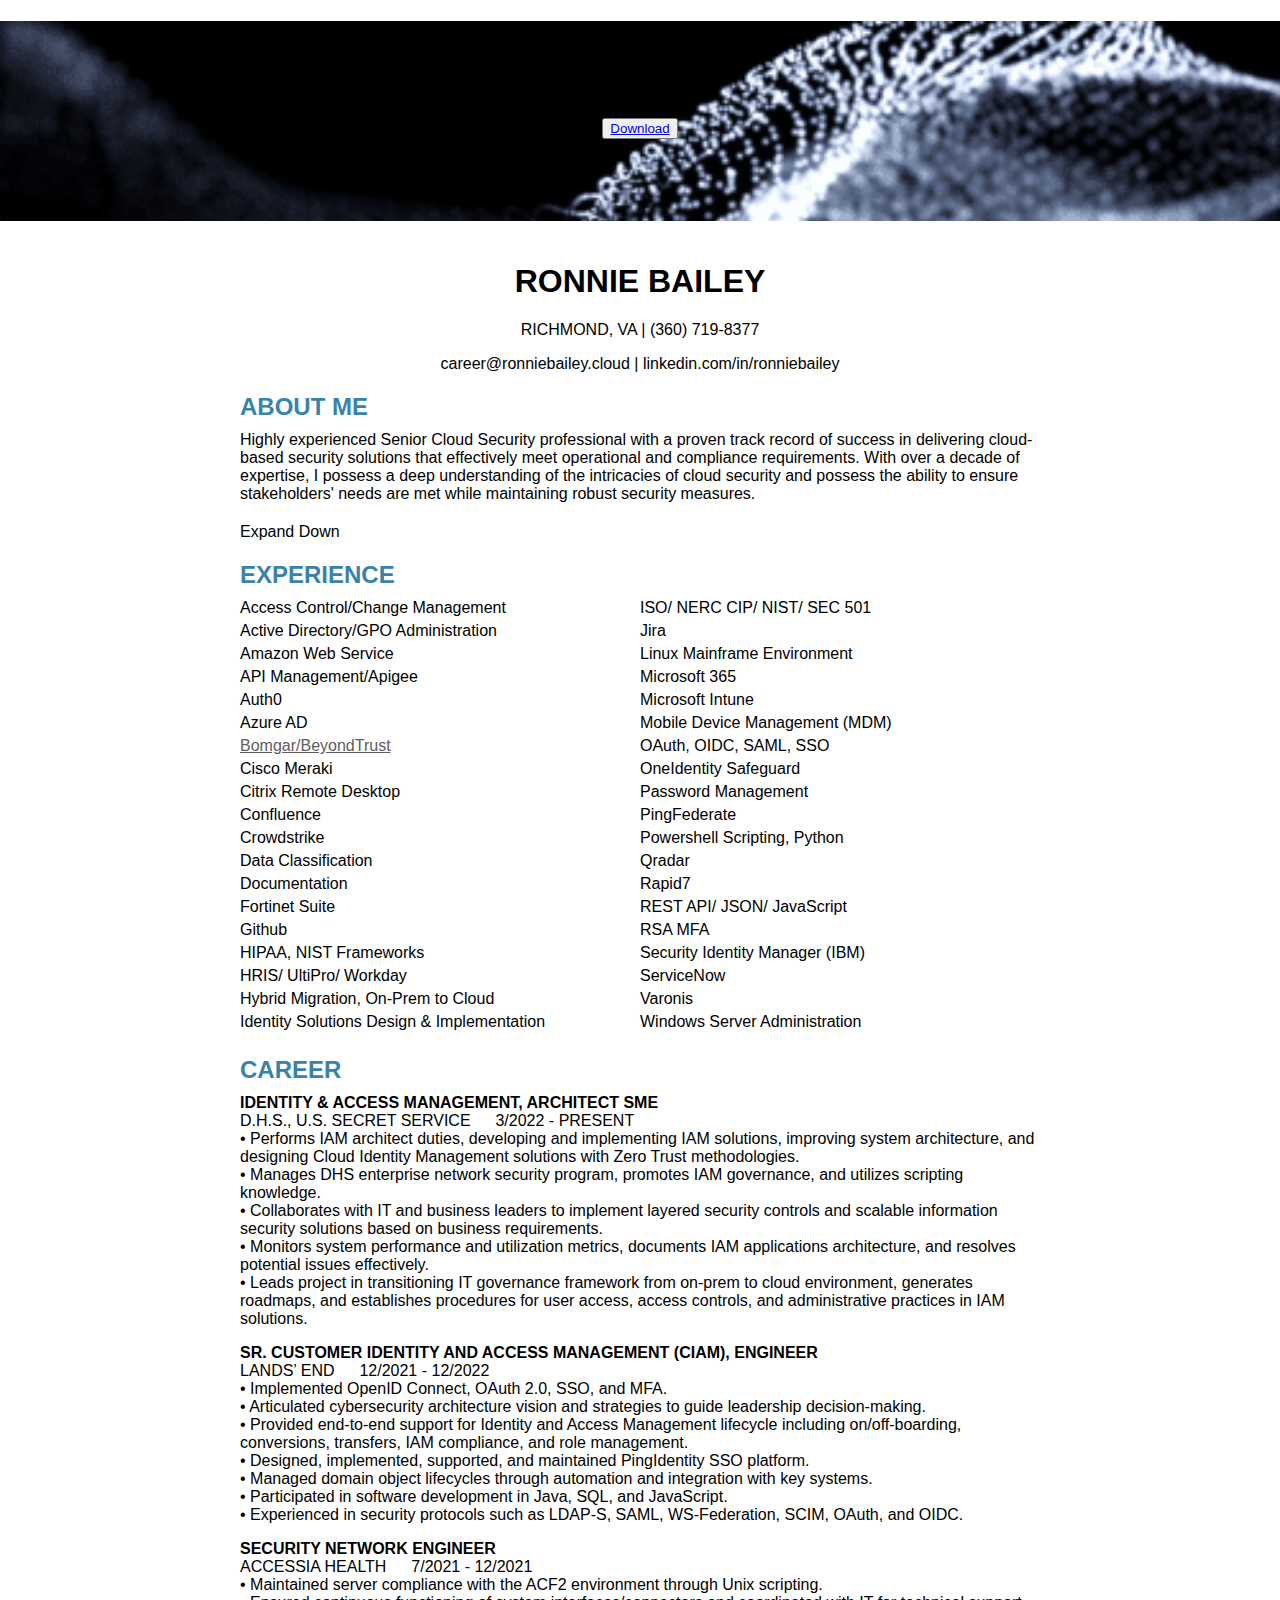
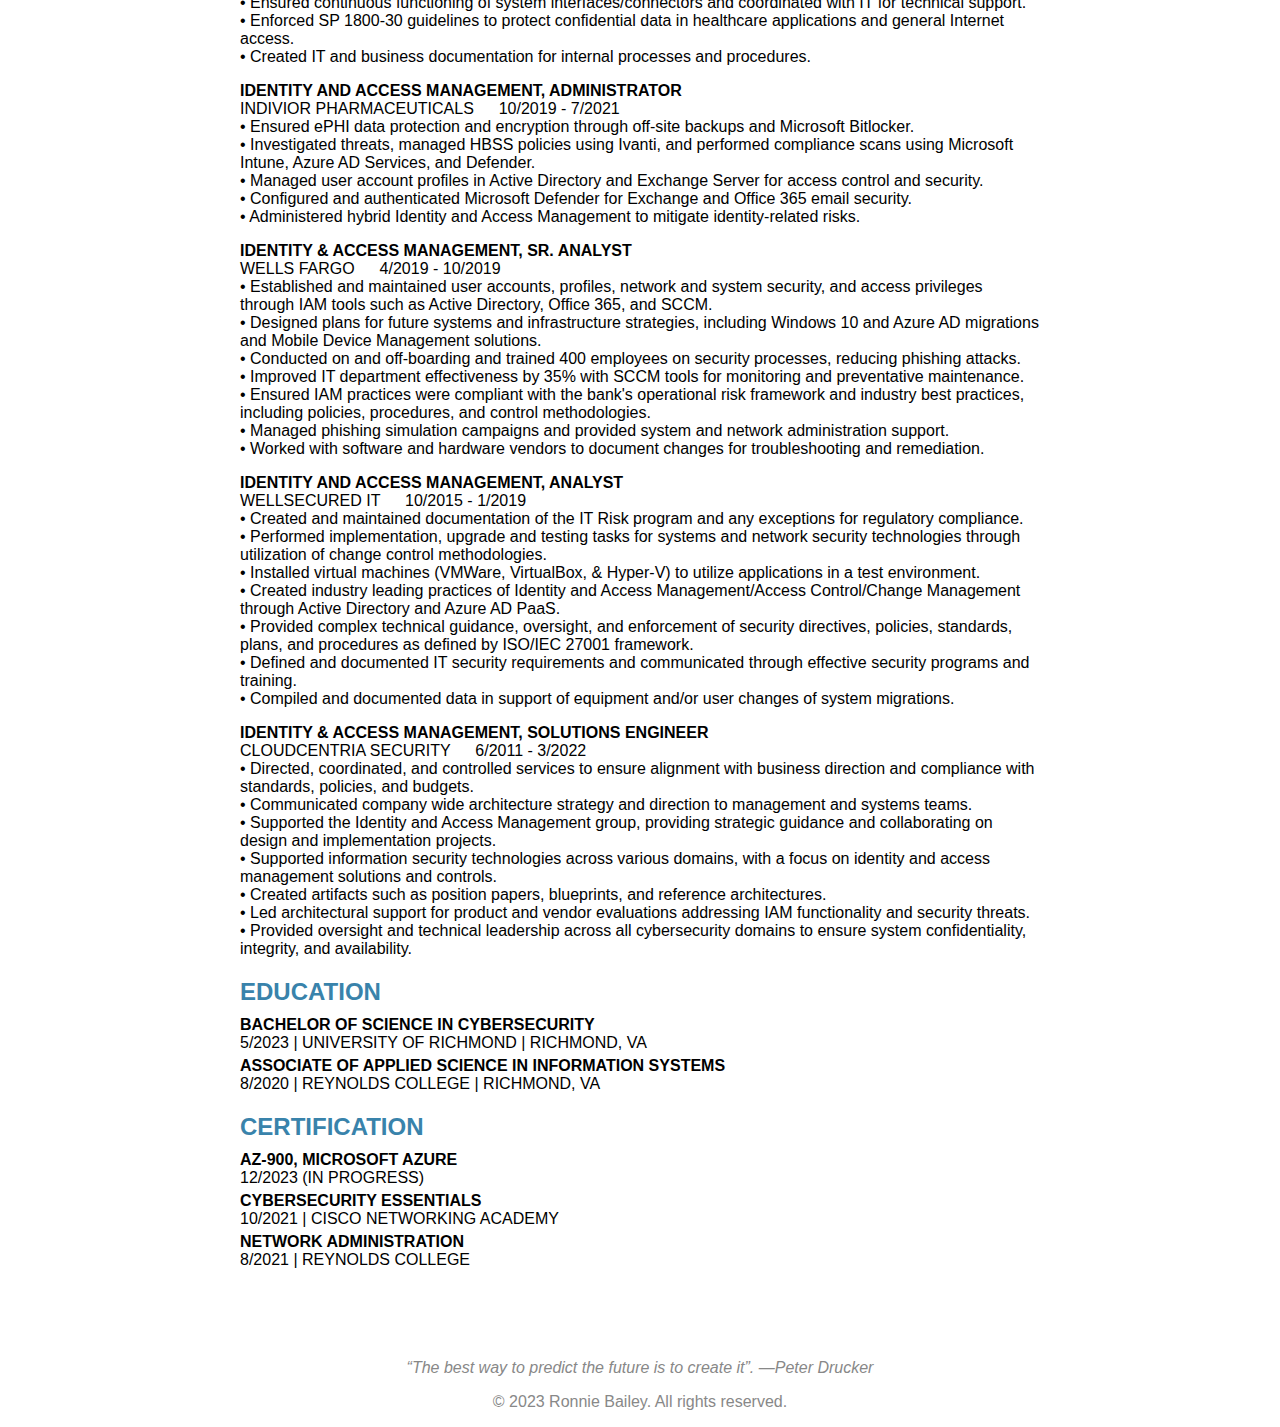
<file: index3.html>
<!DOCTYPE html>
<html>
<head>
	
	
	<title>Ronnie Bailey - Resume</title>
	
<style>
body {
  font-family: Arial, Helvetica, Oxygen, sans-serif;
  margin: 0;
		
		
	
	
	
	
	
	
	margin: 0;
			padding: 0;
		}
		.container {
			padding: 20px;
			max-width: 800px;
			margin: 0 auto;
		}
		.heading {
			font-size: 24px;
			margin-bottom: 10px;
		}
		.subheading {
			font-size: 18px;
			margin-bottom: 5px;
			color: #888;
		}
		.section {
			margin-bottom: 20px;
		}
		ul {
			margin: 0;
			padding: 0;
			list-style: none;
		}
		li {
			margin-bottom: 5px;
		}
		.footer {
			margin-top: 50px;
			text-align: center;
			color: #888;
		}
		
.experience {
      display: flex;
      flex-wrap: wrap;
    }
    
    .experience .column {
      flex-basis: 50%;
	}. </style>
	
	
	
	
	
	
	
	
	
	
	
	
	
	
	
	
	
	
	
	
	
	
	
	
	
	
	
	
<center><div class="banner">
  <div>
   <p style="color:white;">
 <h1>Welcome to the site</h1>
    <h5>Download PDF resume</h5></p>
    <button><a href="Ronnie Bailey Resume.pdf">Download</a></button>
  </div>  
	</div></center>
	
	
<center><style>	
.banner {
    /* The image used */
    background-image:
    url(flow.gif);
    /* Set height */
    height: 200px;
    /* Set background size */
    background-size:cover;
  }
	</style></center>
	
	
	
	
	
	
	
	
	
	
	
	
	
	
	
	
	
	
	
	
	
	
	
	
	
	
	
	
	
	
	
	
	
	
	
	
	
	
	
	
	
	
	
	
	
	
	
	
</head>
<body>
	<div class="container">
		<center><H1>RONNIE BAILEY</H1></center>
			<center><P>RICHMOND, VA | (360) 719-8377</p></center>
			<center><p>career@ronniebailey.cloud | linkedin.com/in/ronniebailey</p></center>

 		<div class="section">
 			<h2 class="heading"><font color="#3983AB">ABOUT ME</font></h2>
 			<ul>Highly experienced Senior Cloud Security professional with a proven track record of success in delivering cloud-based security solutions that effectively meet operational and compliance requirements. With over a decade of expertise, I possess a deep understanding of the intricacies of cloud security and possess the ability to ensure stakeholders' needs are met while maintaining robust security measures.</ul>
 		</div>



    
          
            
    

          
          Expand Down
    
    
  
		<h2 class="heading"><font color="#3983AB">EXPERIENCE</font></h2>
  <div class="experience">
    <div class="column">
      <ul>
 <li>Access Control/Change Management</li>
        <li>Active Directory/GPO Administration</li>
        <li>Amazon Web Service</li>
        <li>API Management/Apigee</li>
        <li>Auth0</li>
        <li>Azure AD</li>
        <li><a href="https://www.beyondtrust.com/blog/entry/identity-access-management-iam" style="color: #5E5E5E">Bomgar/BeyondTrust</a></li>
        <li>Cisco Meraki</li>
        <li>Citrix Remote Desktop</li>
        <li>Confluence</li>
        <li>Crowdstrike</li>
        <li>Data Classification</li>
        <li>Documentation</li>
        <li>Fortinet Suite</li>
	<li>Github</li>
        <li>HIPAA, NIST Frameworks</li>
        <li>HRIS/ UltiPro/ Workday</li>
        <li>Hybrid Migration, On-Prem to Cloud</li>
        <li>Identity Solutions Design & Implementation</li>
      </ul>
    </div>
    <div class="column">
      <ul>
        <li>ISO/ NERC CIP/ NIST/ SEC 501</li>
	<li>Jira</li>
        <li>Linux Mainframe Environment</li>
        <li>Microsoft 365</li>
        <li>Microsoft Intune</li>
        <li>Mobile Device Management (MDM)</li>
        <li>OAuth, OIDC, SAML, SSO</li>
        <li>OneIdentity Safeguard</li>
        <li>Password Management</li>
        <li>PingFederate</li>
        <li>Powershell Scripting, Python</li>
        <li>Qradar</li>
        <li>Rapid7</li>
        <li>REST API/ JSON/ JavaScript</li>
        <li>RSA MFA</li>
        <li>Security Identity Manager (IBM)</li>
        <li>ServiceNow</li>
        <li>Varonis</li>
        <li>Windows Server Administration</li>
      </ul>
    </div>
  </div>
</body>
</html>
		
		
		<body>
		<div class="section">
			<h2 class="heading"><font color="#3983AB">CAREER</font></h2>
			<ul>
				<li><strong>IDENTITY & ACCESS MANAGEMENT, ARCHITECT SME</STRONG><BR>D.H.S., U.S. SECRET SERVICE &emsp; 3/2022 - PRESENT<br>• Performs IAM architect duties, developing and implementing IAM solutions, improving system architecture, and designing Cloud Identity Management solutions with Zero Trust methodologies.<br>• Manages DHS enterprise network security program, promotes IAM governance, and utilizes scripting knowledge.<br>• Collaborates with IT and business leaders to implement layered security controls and scalable information security solutions based on business requirements.<br>• Monitors system performance and utilization metrics, documents IAM applications architecture, and resolves potential issues effectively.<br>• Leads project in transitioning IT governance framework from on-prem to cloud environment, generates roadmaps, and establishes procedures for user access, access controls, and administrative practices in IAM solutions.</li><p>
				<li><strong>SR. CUSTOMER IDENTITY AND ACCESS MANAGEMENT (CIAM), ENGINEER</STRONG><BR>LANDS’ END &emsp; 12/2021 - 12/2022<br>• Implemented OpenID Connect, OAuth 2.0, SSO, and MFA.<br>• Articulated cybersecurity architecture vision and strategies to guide leadership decision-making.<br>• Provided end-to-end support for Identity and Access Management lifecycle including on/off-boarding, conversions, transfers, IAM compliance, and role management.<br>• Designed, implemented, supported, and maintained PingIdentity SSO platform.<br>• Managed domain object lifecycles through automation and integration with key systems.<br>• Participated in software development in Java, SQL, and JavaScript.<br>• Experienced in security protocols such as LDAP-S, SAML, WS-Federation, SCIM, OAuth, and OIDC.</li><p>
				<li><strong>SECURITY NETWORK ENGINEER</STRONG><BR>ACCESSIA HEALTH &emsp; 7/2021 - 12/2021<br>• Maintained server compliance with the ACF2 environment through Unix scripting.<br>• Ensured continuous functioning of system interfaces/connectors and coordinated with IT for technical support.<br>• Enforced SP 1800-30 guidelines to protect confidential data in healthcare applications and general Internet access.<br>• Created IT and business documentation for internal processes and procedures.</li><p>
				<li><strong>IDENTITY AND ACCESS MANAGEMENT, ADMINISTRATOR</STRONG><BR>INDIVIOR PHARMACEUTICALS &emsp; 10/2019 - 7/2021<br>• Ensured ePHI data protection and encryption through off-site backups and Microsoft Bitlocker.<br>• Investigated threats, managed HBSS policies using Ivanti, and performed compliance scans using Microsoft Intune, Azure AD Services, and Defender.<br>• Managed user account profiles in Active Directory and Exchange Server for access control and security.<br>• Configured and authenticated Microsoft Defender for Exchange and Office 365 email security.<br>• Administered hybrid Identity and Access Management to mitigate identity-related risks.</li><p>
				<li><strong>IDENTITY & ACCESS MANAGEMENT, SR. ANALYST</STRONG><BR>WELLS FARGO &emsp; 4/2019 - 10/2019 <br>• Established and maintained user accounts, profiles, network and system security, and access privileges through IAM tools such as Active Directory, Office 365, and SCCM.<br>• Designed plans for future systems and infrastructure strategies, including Windows 10 and Azure AD migrations and Mobile Device Management solutions.<br>• Conducted on and off-boarding and trained 400 employees on security processes, reducing phishing attacks.<br>• Improved IT department effectiveness by 35% with SCCM tools for monitoring and preventative maintenance.<br>• Ensured IAM practices were compliant with the bank's operational risk framework and industry best practices, including policies, procedures, and control methodologies.<br>• Managed phishing simulation campaigns and provided system and network administration support.<br>• Worked with software and hardware vendors to document changes for troubleshooting and remediation.</li><p>
				<li><strong>IDENTITY AND ACCESS MANAGEMENT, ANALYST</STRONG><BR>WELLSECURED IT &emsp; 10/2015 - 1/2019<br>• Created and maintained documentation of the IT Risk program and any exceptions for regulatory compliance.<br>• Performed implementation, upgrade and testing tasks for systems and network security technologies through utilization of change control methodologies.<br>• Installed virtual machines (VMWare, VirtualBox, & Hyper-V) to utilize applications in a test environment.<br>• Created industry leading practices of Identity and Access Management/Access Control/Change Management through Active Directory and Azure AD PaaS.<br>• Provided complex technical guidance, oversight, and enforcement of security directives, policies, standards, plans, and procedures as defined by ISO/IEC 27001 framework.<br>• Defined and documented IT security requirements and communicated through effective security programs and training.<br>• Compiled and documented data in support of equipment and/or user changes of system migrations.</li><p>
				<li><strong>IDENTITY & ACCESS MANAGEMENT, SOLUTIONS ENGINEER</STRONG><BR>CLOUDCENTRIA SECURITY &emsp; 6/2011 - 3/2022<br>• Directed, coordinated, and controlled services to ensure alignment with business direction and compliance with standards, policies, and budgets.<br>• Communicated company wide architecture strategy and direction to management and systems teams.<br>• Supported the Identity and Access Management group, providing strategic guidance and collaborating on design and implementation projects.<br>• Supported information security technologies across various domains, with a focus on identity and access management solutions and controls.<br>• Created artifacts such as position papers, blueprints, and reference architectures.<br>• Led architectural support for product and vendor evaluations addressing IAM functionality and security threats.<br>• Provided oversight and technical leadership across all cybersecurity domains to ensure system confidentiality, integrity, and availability.</li><p>
			</ul>
		</div>
		<div class="section">
			<h2 class="heading"><font color="#3983AB">EDUCATION</font></h2>
			<ul>
				<LI><STRONG>BACHELOR OF SCIENCE IN CYBERSECURITY</STRONG><BR>5/2023 | UNIVERSITY OF RICHMOND | RICHMOND, VA</LI>
				<LI><STRONG>ASSOCIATE OF APPLIED SCIENCE IN INFORMATION SYSTEMS</STRONG><BR>8/2020 | REYNOLDS COLLEGE | RICHMOND, VA</LI>
			</ul>
		</div>
		<div class="section">
			<h2 class="heading"><font color="#3983AB">CERTIFICATION</font></h2>
			<ul>
				<LI><STRONG>AZ-900, MICROSOFT AZURE</STRONG><BR>12/2023 (IN PROGRESS)</LI>
				<LI><STRONG>CYBERSECURITY ESSENTIALS</STRONG><BR>10/2021 | CISCO NETWORKING ACADEMY</LI>
				<LI><STRONG>NETWORK ADMINISTRATION</STRONG><BR>8/2021 | REYNOLDS COLLEGE</LI>
			</ul>
		</div>
	</div>
	<div class="footer"><p>
		
		<i>“The best way to predict the future is to create it”. —Peter Drucker</i><br>
		<p>&copy; 2023 Ronnie Bailey. All rights reserved.</p>
	</div>
</body>
</html>
</file>
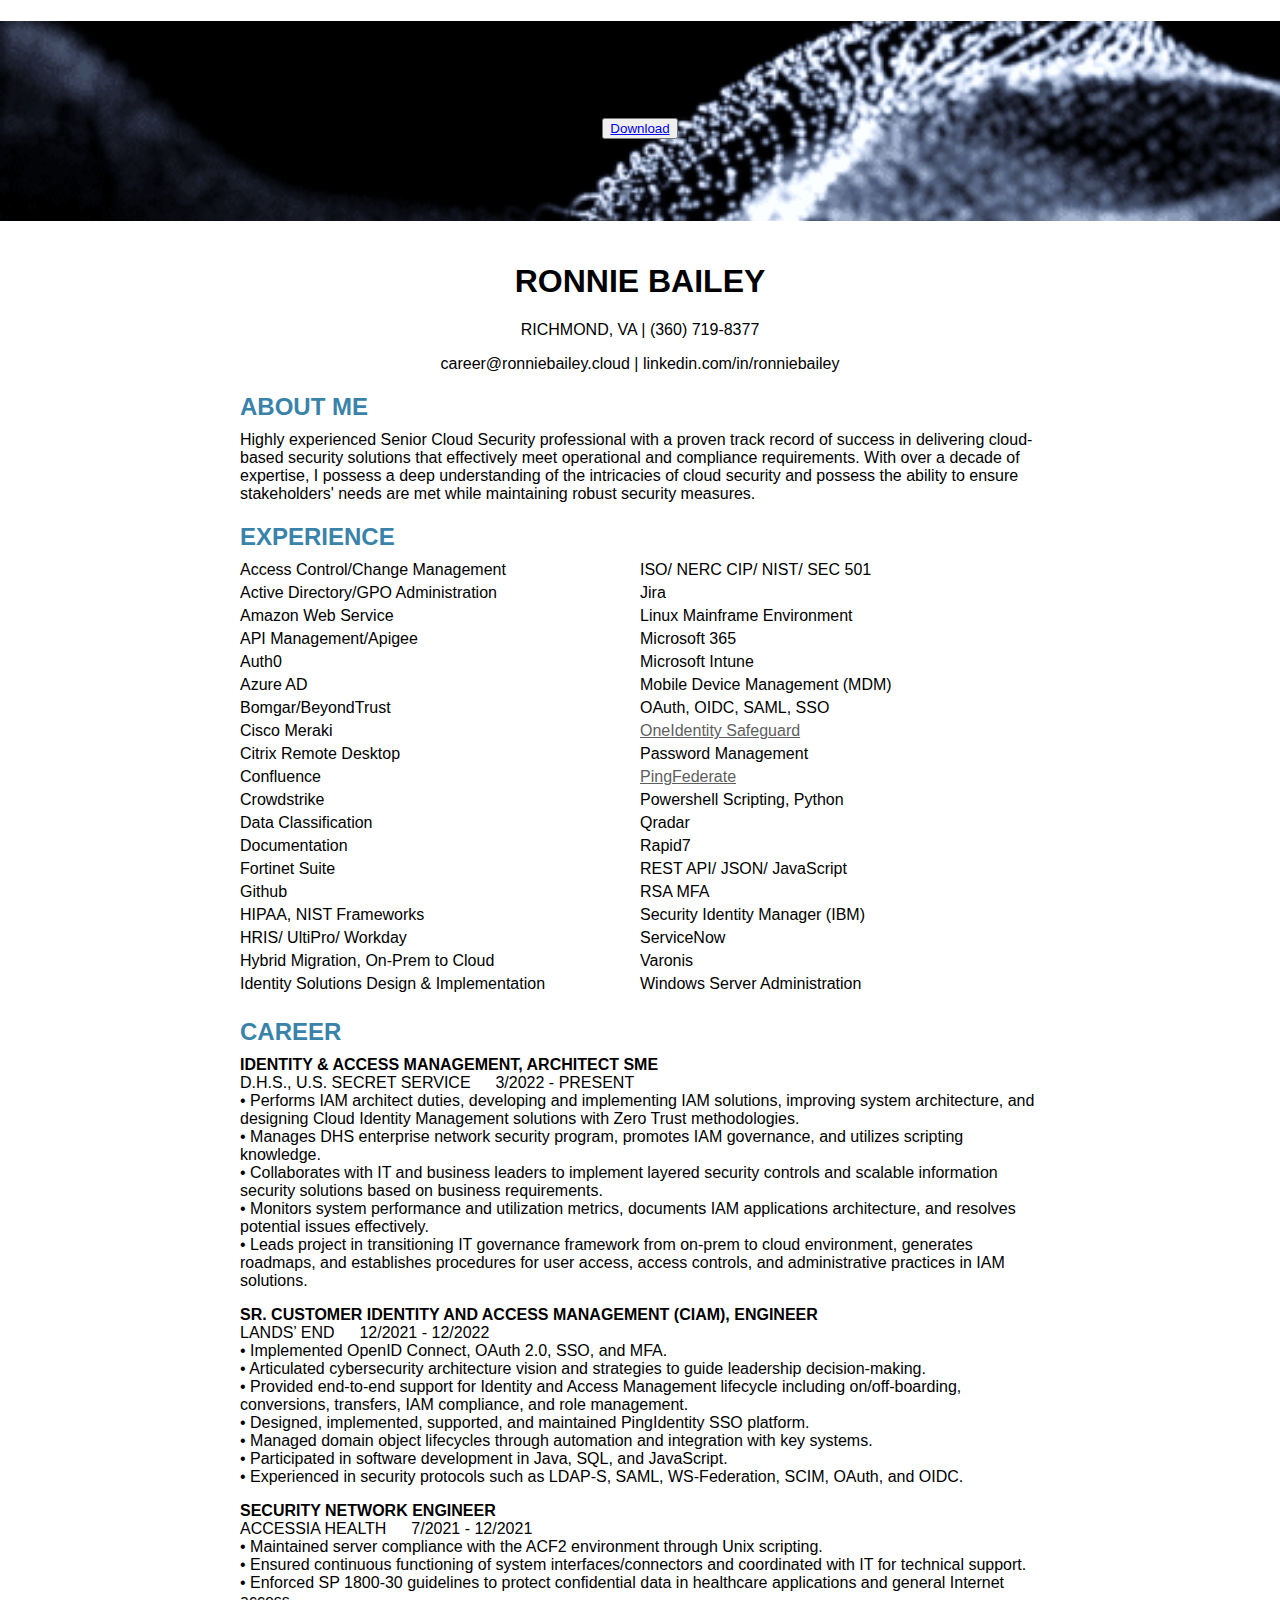
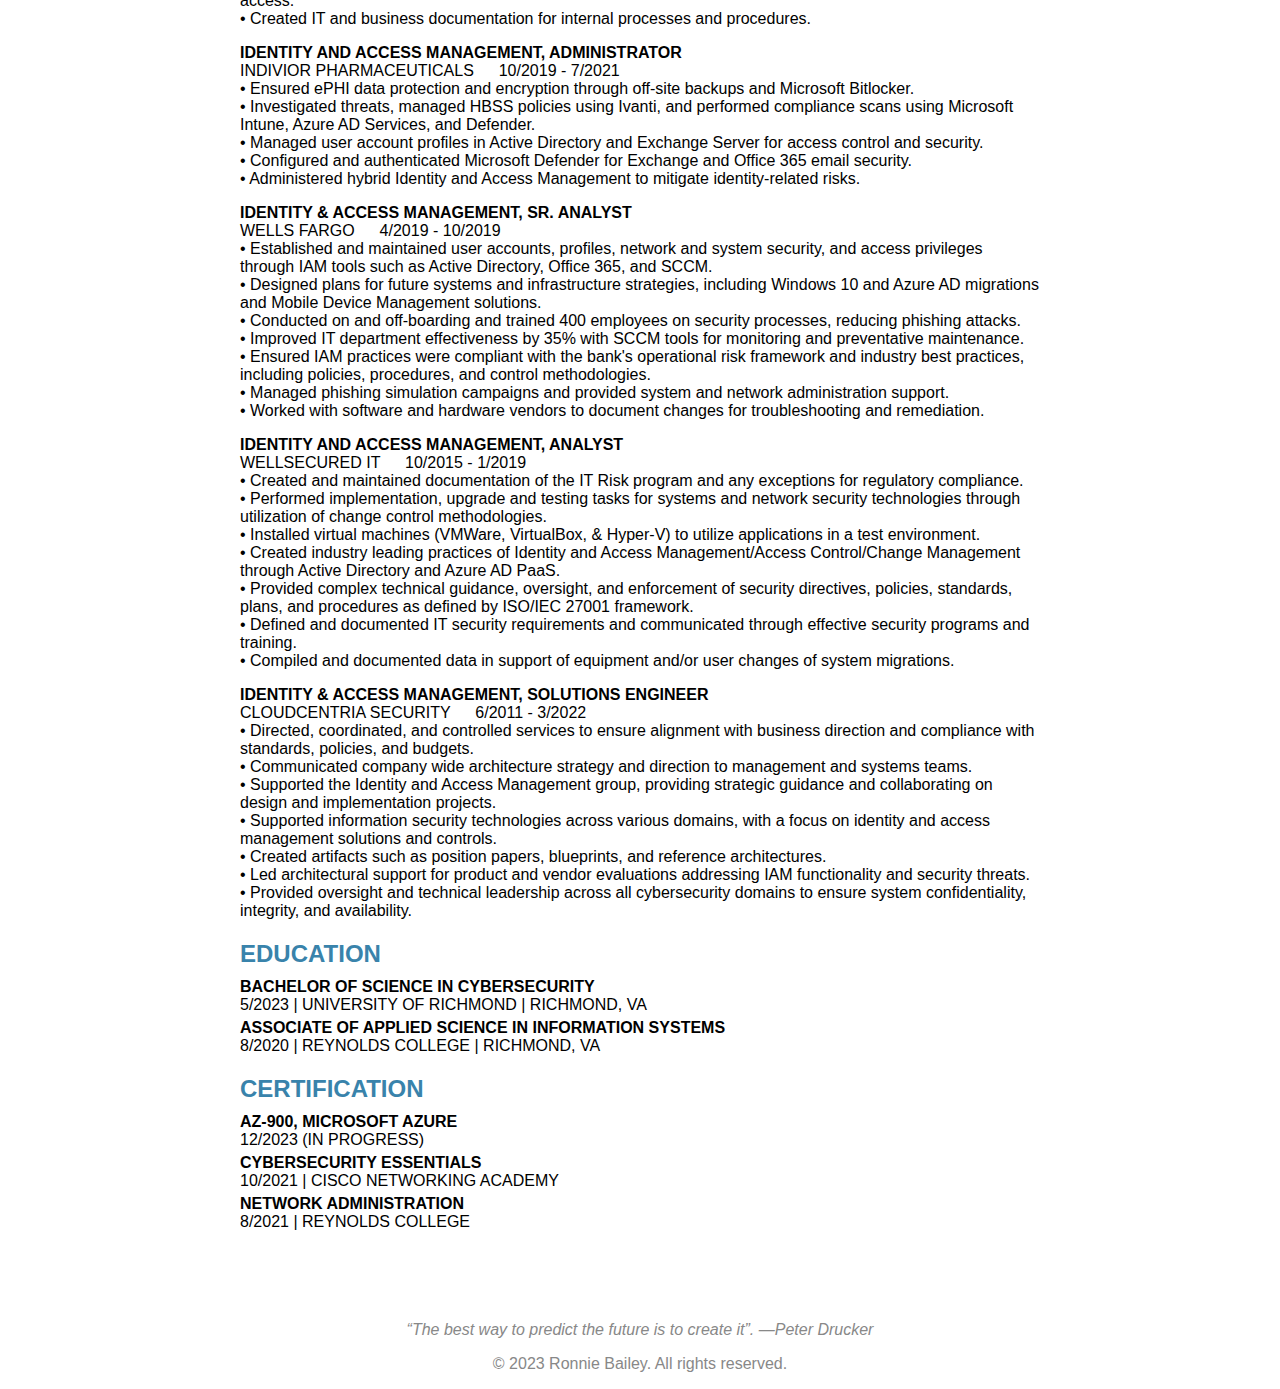
<file: indexDefault.html>
<!DOCTYPE html>
<html>
<head>
	
	
	<title>Ronnie Bailey - Resume</title>
	
<style>
body {
  font-family: Arial, Helvetica, Oxygen, sans-serif;
  margin: 0;
		
		
	
	
	
	
	
	
	margin: 0;
			padding: 0;
		}
		.container {
			padding: 20px;
			max-width: 800px;
			margin: 0 auto;
		}
		.heading {
			font-size: 24px;
			margin-bottom: 10px;
		}
		.subheading {
			font-size: 18px;
			margin-bottom: 5px;
			color: #888;
		}
		.section {
			margin-bottom: 20px;
		}
		ul {
			margin: 0;
			padding: 0;
			list-style: none;
		}
		li {
			margin-bottom: 5px;
		}
		.footer {
			margin-top: 50px;
			text-align: center;
			color: #888;
		}
		
.experience {
      display: flex;
      flex-wrap: wrap;
    }
    
    .experience .column {
      flex-basis: 50%;
	}. </style>
	
	
	
	
	
	
	
	
	
	
	
	
	
	
	
	
	
	
	
	
	
	
	
	
	
	
	
	
<center><div class="banner">
  <div>
   <p style="color:white;">
 <h1>Welcome to the site</h1>
    <h5>Download PDF resume</h5></p>
    <button><a href="Ronnie Bailey Resume.pdf">Download</a></button>
  </div>  
	</div></center>
	
	
<center><style>	
.banner {
    /* The image used */
    background-image:
    url(flow.gif);
    /* Set height */
    height: 200px;
    /* Set background size */
    background-size:cover;
  }
	</style></center>
	
	
	
	
	
	
	
	
	
	
	
	
	
	
	
	
	
	
	
	
	
	
	
	
	
	
	
	
	
	
	
	
	
	
	
	
	
	
	
	
	
	
	
	
	
	
	
	
</head>
<body>
	<div class="container">
		<center><H1>RONNIE BAILEY</H1></center>
			<center><P>RICHMOND, VA | (360) 719-8377</p></center>
			<center><p>career@ronniebailey.cloud | linkedin.com/in/ronniebailey</p></center>

 		<div class="section">
 			<h2 class="heading"><font color="#3983AB">ABOUT ME</font></h2>
 			<ul>Highly experienced Senior Cloud Security professional with a proven track record of success in delivering cloud-based security solutions that effectively meet operational and compliance requirements. With over a decade of expertise, I possess a deep understanding of the intricacies of cloud security and possess the ability to ensure stakeholders' needs are met while maintaining robust security measures.</ul>
 		</div>



    
          
            
    

              
    
  
		<h2 class="heading"><font color="#3983AB">EXPERIENCE</font></h2>
  <div class="experience">
    <div class="column">
      <ul>
 <li>Access Control/Change Management</li>
        <li>Active Directory/GPO Administration</li>
        <li>Amazon Web Service</li>
        <li>API Management/Apigee</li>
        <li>Auth0</li>
        <li>Azure AD</li>
        <li>Bomgar/BeyondTrust</li>
        <li>Cisco Meraki</li>
        <li>Citrix Remote Desktop</li>
        <li>Confluence</li>
        <li>Crowdstrike</li>
        <li>Data Classification</li>
        <li>Documentation</li>
        <li>Fortinet Suite</li>
	<li>Github</li>
        <li>HIPAA, NIST Frameworks</li>
        <li>HRIS/ UltiPro/ Workday</li>
        <li>Hybrid Migration, On-Prem to Cloud</li>
        <li>Identity Solutions Design & Implementation</li>
      </ul>
    </div>
    <div class="column">
      <ul>
        <li>ISO/ NERC CIP/ NIST/ SEC 501</li>
	<li>Jira</li>
        <li>Linux Mainframe Environment</li>
        <li>Microsoft 365</li>
        <li>Microsoft Intune</li>
        <li>Mobile Device Management (MDM)</li>
        <li>OAuth, OIDC, SAML, SSO</li>
        <li><a href="safeguard.html" style="color: #5E5E5E">OneIdentity Safeguard</a></li>
        <li>Password Management</li>
        <li><a href="ping.html" style="color: #5E5E5E">PingFederate</a></li>        
        <li>Powershell Scripting, Python</li>
        <li>Qradar</li>
        <li>Rapid7</li>
        <li>REST API/ JSON/ JavaScript</li>
        <li>RSA MFA</li>
        <li>Security Identity Manager (IBM)</li>
        <li>ServiceNow</li>
        <li>Varonis</li>
        <li>Windows Server Administration</li>
      </ul>
    </div>
  </div>
</body>
</html>
		
		
		<body>
		<div class="section">
			<h2 class="heading"><font color="#3983AB">CAREER</font></h2>
			<ul>
				<li><strong>IDENTITY & ACCESS MANAGEMENT, ARCHITECT SME</STRONG><BR>D.H.S., U.S. SECRET SERVICE &emsp; 3/2022 - PRESENT<br>• Performs IAM architect duties, developing and implementing IAM solutions, improving system architecture, and designing Cloud Identity Management solutions with Zero Trust methodologies.<br>• Manages DHS enterprise network security program, promotes IAM governance, and utilizes scripting knowledge.<br>• Collaborates with IT and business leaders to implement layered security controls and scalable information security solutions based on business requirements.<br>• Monitors system performance and utilization metrics, documents IAM applications architecture, and resolves potential issues effectively.<br>• Leads project in transitioning IT governance framework from on-prem to cloud environment, generates roadmaps, and establishes procedures for user access, access controls, and administrative practices in IAM solutions.</li><p>
				<li><strong>SR. CUSTOMER IDENTITY AND ACCESS MANAGEMENT (CIAM), ENGINEER</STRONG><BR>LANDS’ END &emsp; 12/2021 - 12/2022<br>• Implemented OpenID Connect, OAuth 2.0, SSO, and MFA.<br>• Articulated cybersecurity architecture vision and strategies to guide leadership decision-making.<br>• Provided end-to-end support for Identity and Access Management lifecycle including on/off-boarding, conversions, transfers, IAM compliance, and role management.<br>• Designed, implemented, supported, and maintained PingIdentity SSO platform.<br>• Managed domain object lifecycles through automation and integration with key systems.<br>• Participated in software development in Java, SQL, and JavaScript.<br>• Experienced in security protocols such as LDAP-S, SAML, WS-Federation, SCIM, OAuth, and OIDC.</li><p>
				<li><strong>SECURITY NETWORK ENGINEER</STRONG><BR>ACCESSIA HEALTH &emsp; 7/2021 - 12/2021<br>• Maintained server compliance with the ACF2 environment through Unix scripting.<br>• Ensured continuous functioning of system interfaces/connectors and coordinated with IT for technical support.<br>• Enforced SP 1800-30 guidelines to protect confidential data in healthcare applications and general Internet access.<br>• Created IT and business documentation for internal processes and procedures.</li><p>
				<li><strong>IDENTITY AND ACCESS MANAGEMENT, ADMINISTRATOR</STRONG><BR>INDIVIOR PHARMACEUTICALS &emsp; 10/2019 - 7/2021<br>• Ensured ePHI data protection and encryption through off-site backups and Microsoft Bitlocker.<br>• Investigated threats, managed HBSS policies using Ivanti, and performed compliance scans using Microsoft Intune, Azure AD Services, and Defender.<br>• Managed user account profiles in Active Directory and Exchange Server for access control and security.<br>• Configured and authenticated Microsoft Defender for Exchange and Office 365 email security.<br>• Administered hybrid Identity and Access Management to mitigate identity-related risks.</li><p>
				<li><strong>IDENTITY & ACCESS MANAGEMENT, SR. ANALYST</STRONG><BR>WELLS FARGO &emsp; 4/2019 - 10/2019 <br>• Established and maintained user accounts, profiles, network and system security, and access privileges through IAM tools such as Active Directory, Office 365, and SCCM.<br>• Designed plans for future systems and infrastructure strategies, including Windows 10 and Azure AD migrations and Mobile Device Management solutions.<br>• Conducted on and off-boarding and trained 400 employees on security processes, reducing phishing attacks.<br>• Improved IT department effectiveness by 35% with SCCM tools for monitoring and preventative maintenance.<br>• Ensured IAM practices were compliant with the bank's operational risk framework and industry best practices, including policies, procedures, and control methodologies.<br>• Managed phishing simulation campaigns and provided system and network administration support.<br>• Worked with software and hardware vendors to document changes for troubleshooting and remediation.</li><p>
				<li><strong>IDENTITY AND ACCESS MANAGEMENT, ANALYST</STRONG><BR>WELLSECURED IT &emsp; 10/2015 - 1/2019<br>• Created and maintained documentation of the IT Risk program and any exceptions for regulatory compliance.<br>• Performed implementation, upgrade and testing tasks for systems and network security technologies through utilization of change control methodologies.<br>• Installed virtual machines (VMWare, VirtualBox, & Hyper-V) to utilize applications in a test environment.<br>• Created industry leading practices of Identity and Access Management/Access Control/Change Management through Active Directory and Azure AD PaaS.<br>• Provided complex technical guidance, oversight, and enforcement of security directives, policies, standards, plans, and procedures as defined by ISO/IEC 27001 framework.<br>• Defined and documented IT security requirements and communicated through effective security programs and training.<br>• Compiled and documented data in support of equipment and/or user changes of system migrations.</li><p>
				<li><strong>IDENTITY & ACCESS MANAGEMENT, SOLUTIONS ENGINEER</STRONG><BR>CLOUDCENTRIA SECURITY &emsp; 6/2011 - 3/2022<br>• Directed, coordinated, and controlled services to ensure alignment with business direction and compliance with standards, policies, and budgets.<br>• Communicated company wide architecture strategy and direction to management and systems teams.<br>• Supported the Identity and Access Management group, providing strategic guidance and collaborating on design and implementation projects.<br>• Supported information security technologies across various domains, with a focus on identity and access management solutions and controls.<br>• Created artifacts such as position papers, blueprints, and reference architectures.<br>• Led architectural support for product and vendor evaluations addressing IAM functionality and security threats.<br>• Provided oversight and technical leadership across all cybersecurity domains to ensure system confidentiality, integrity, and availability.</li><p>
			</ul>
		</div>
		<div class="section">
			<h2 class="heading"><font color="#3983AB">EDUCATION</font></h2>
			<ul>
				<LI><STRONG>BACHELOR OF SCIENCE IN CYBERSECURITY</STRONG><BR>5/2023 | UNIVERSITY OF RICHMOND | RICHMOND, VA</LI>
				<LI><STRONG>ASSOCIATE OF APPLIED SCIENCE IN INFORMATION SYSTEMS</STRONG><BR>8/2020 | REYNOLDS COLLEGE | RICHMOND, VA</LI>
			</ul>
		</div>
		<div class="section">
			<h2 class="heading"><font color="#3983AB">CERTIFICATION</font></h2>
			<ul>
				<LI><STRONG>AZ-900, MICROSOFT AZURE</STRONG><BR>12/2023 (IN PROGRESS)</LI>
				<LI><STRONG>CYBERSECURITY ESSENTIALS</STRONG><BR>10/2021 | CISCO NETWORKING ACADEMY</LI>
				<LI><STRONG>NETWORK ADMINISTRATION</STRONG><BR>8/2021 | REYNOLDS COLLEGE</LI>
			</ul>
		</div>
	</div>
	<div class="footer"><p>
		
		<i>“The best way to predict the future is to create it”. —Peter Drucker</i><br>
		<p>&copy; 2023 Ronnie Bailey. All rights reserved.</p>
	</div>
</body>
</html>
</file>
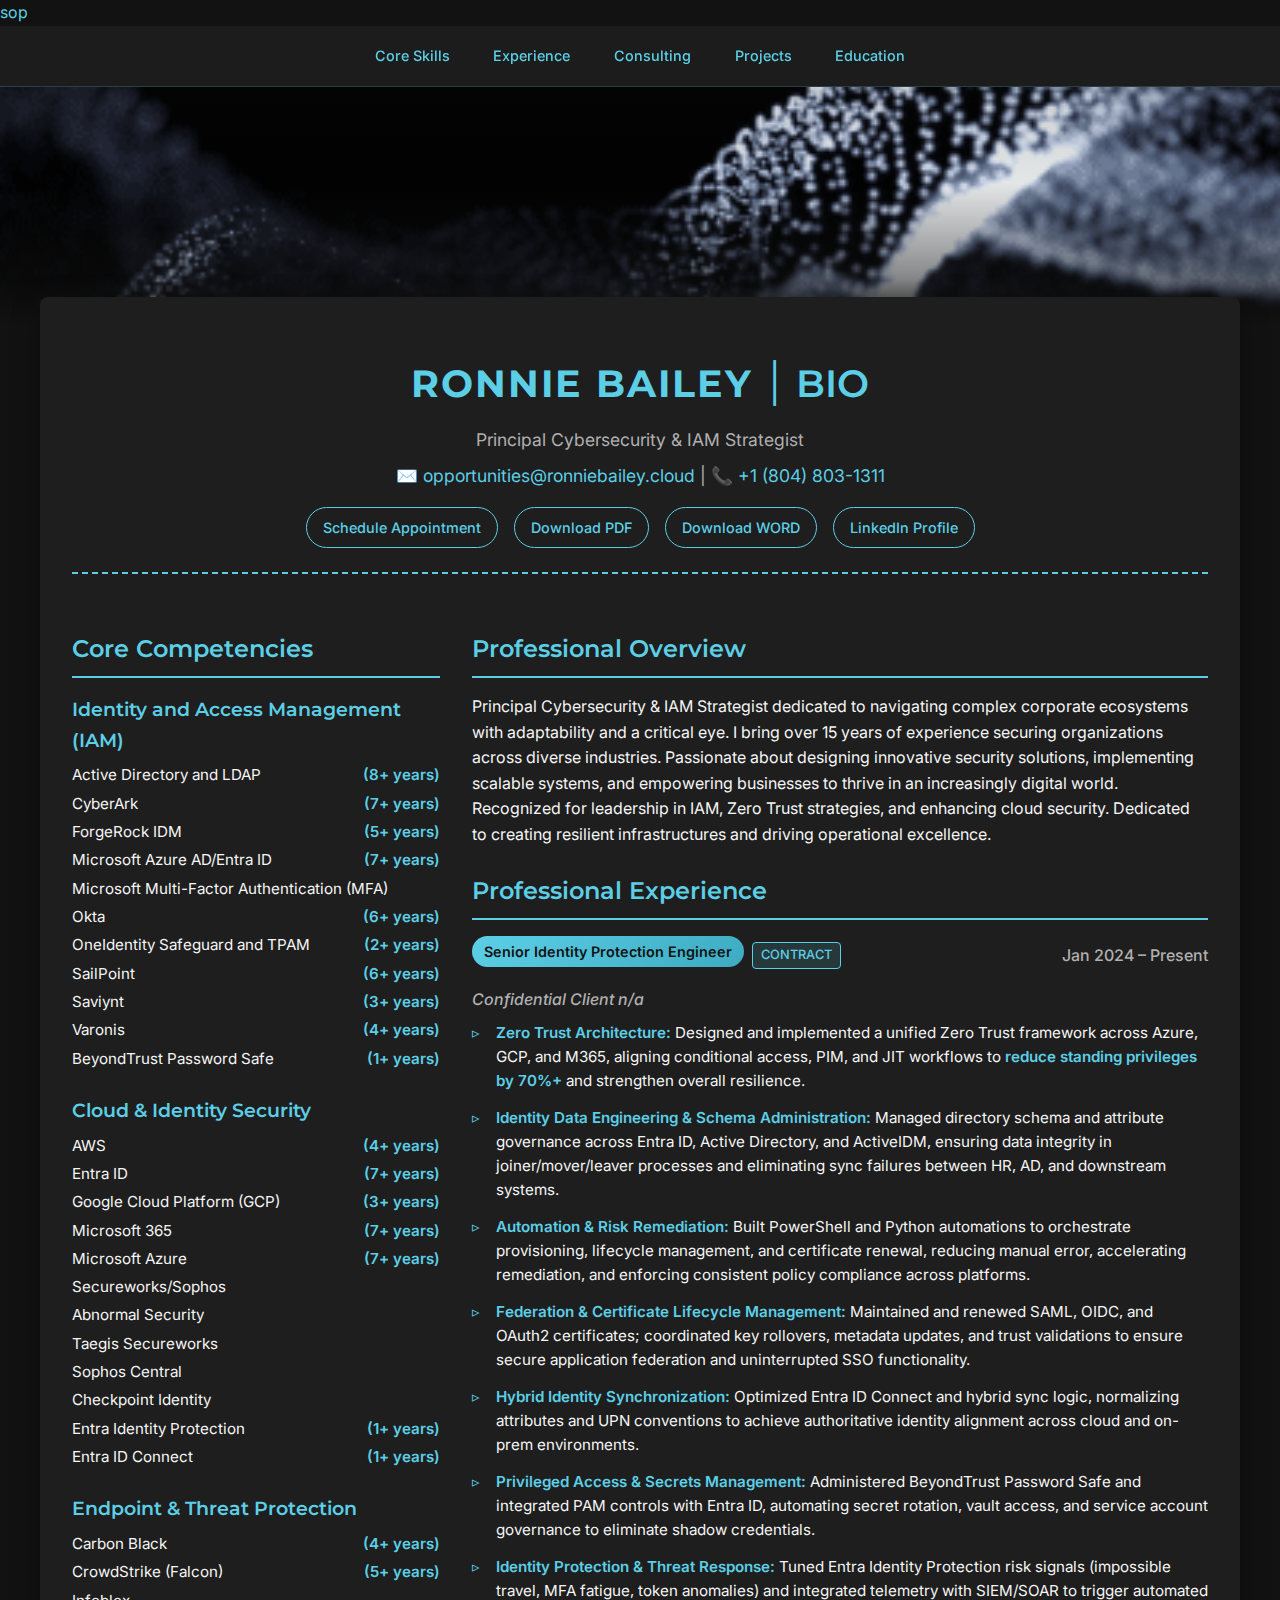
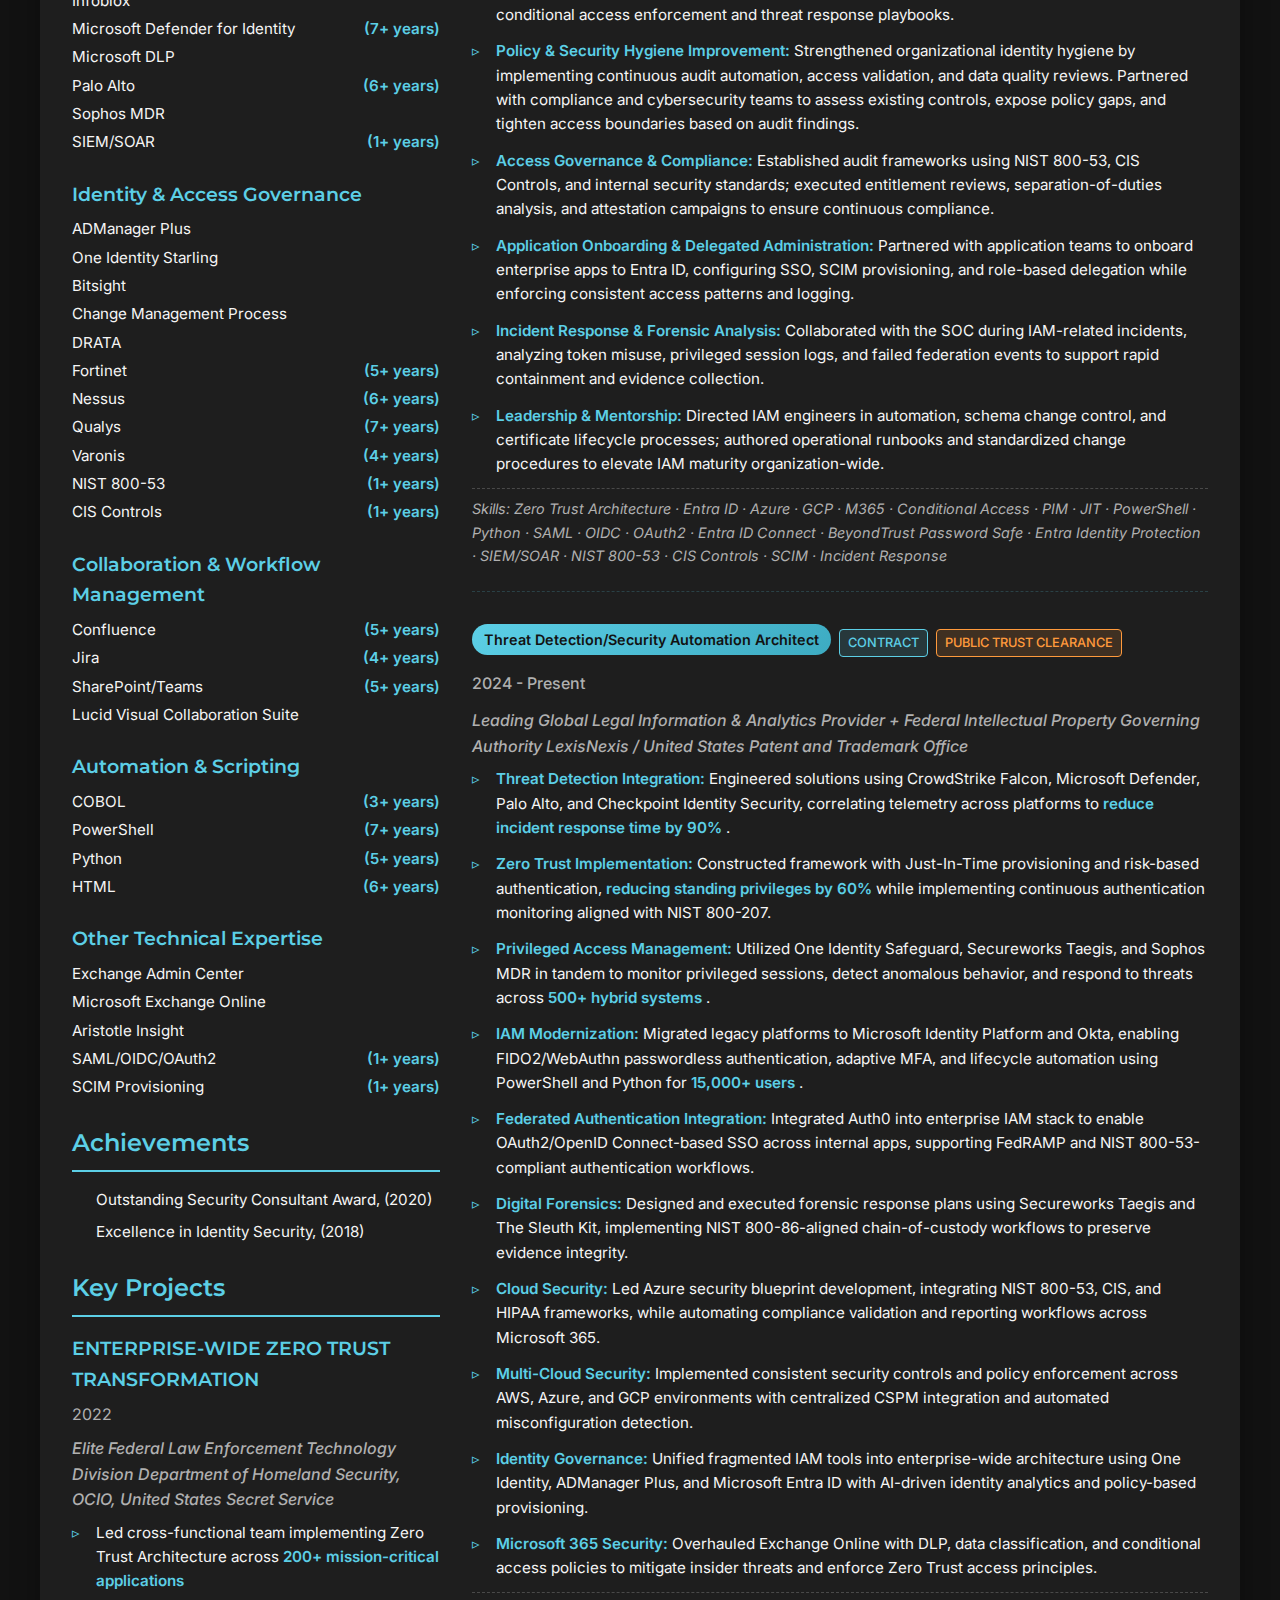
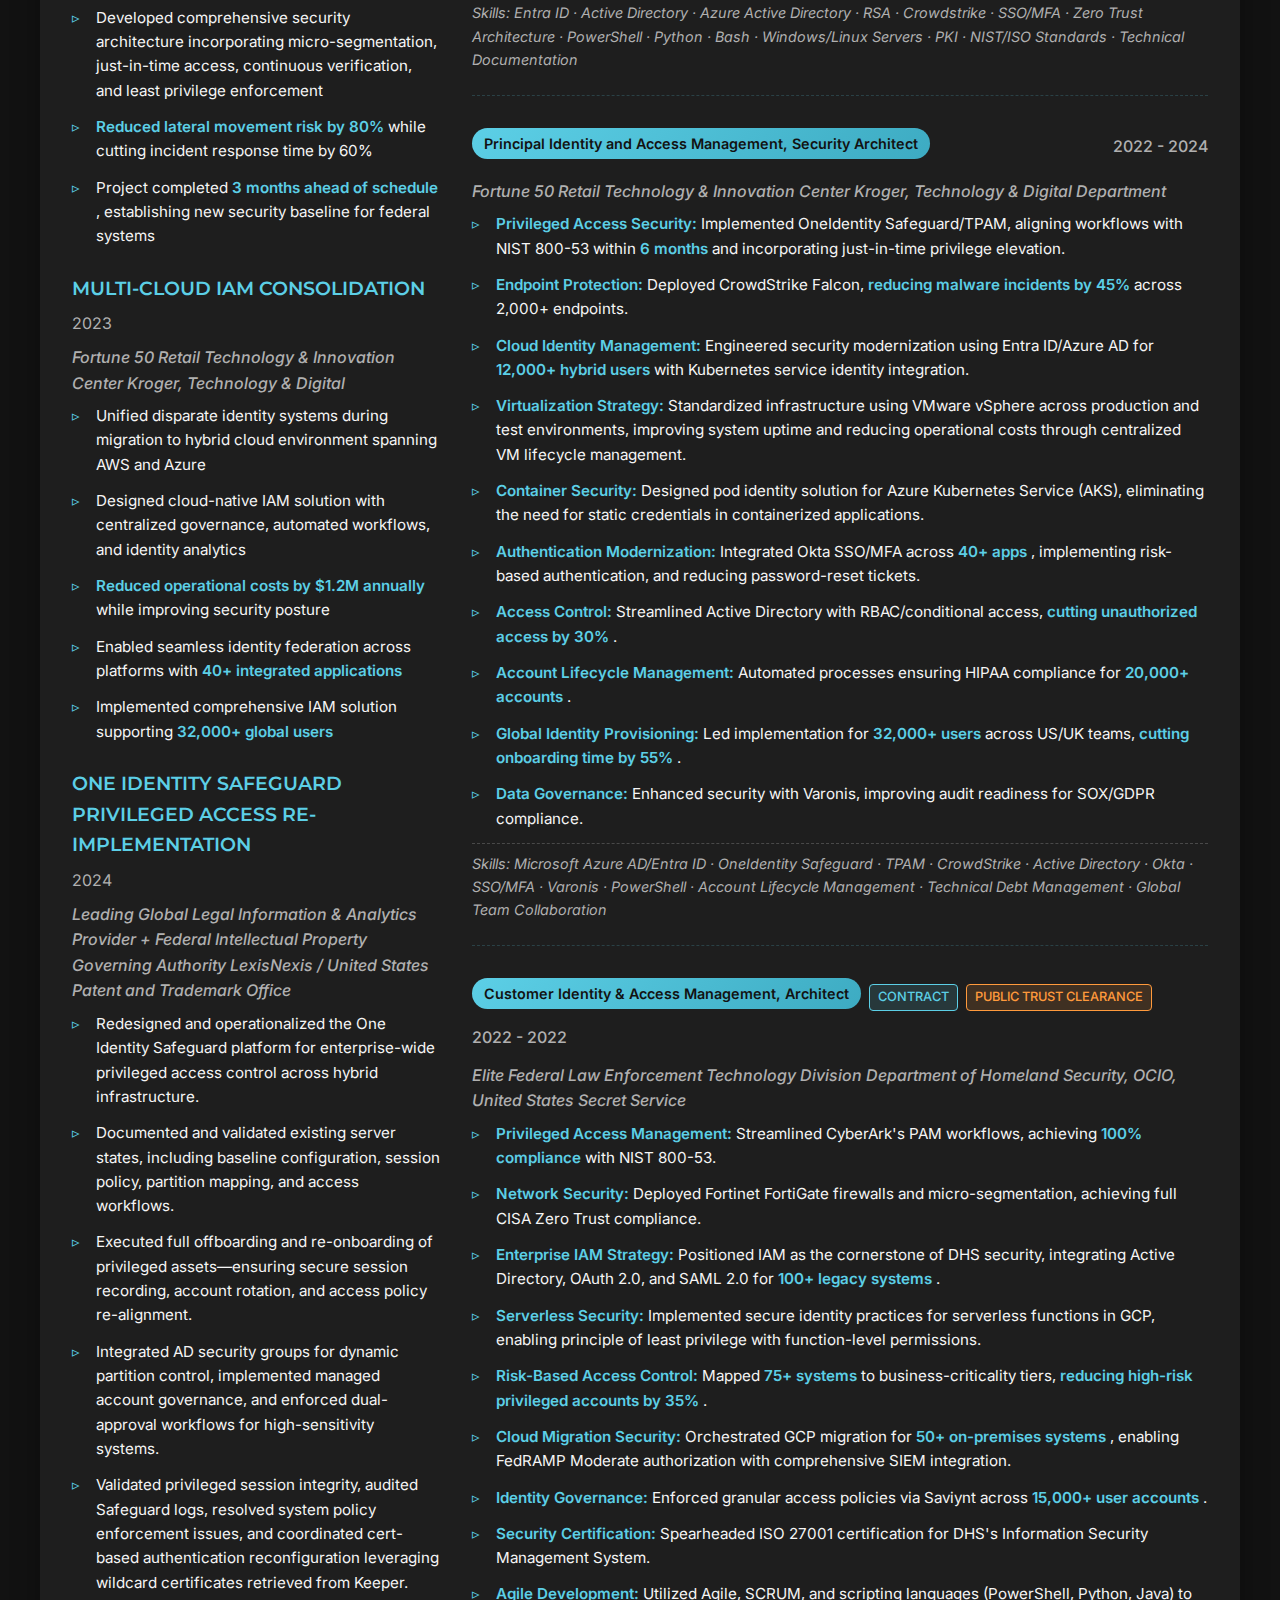
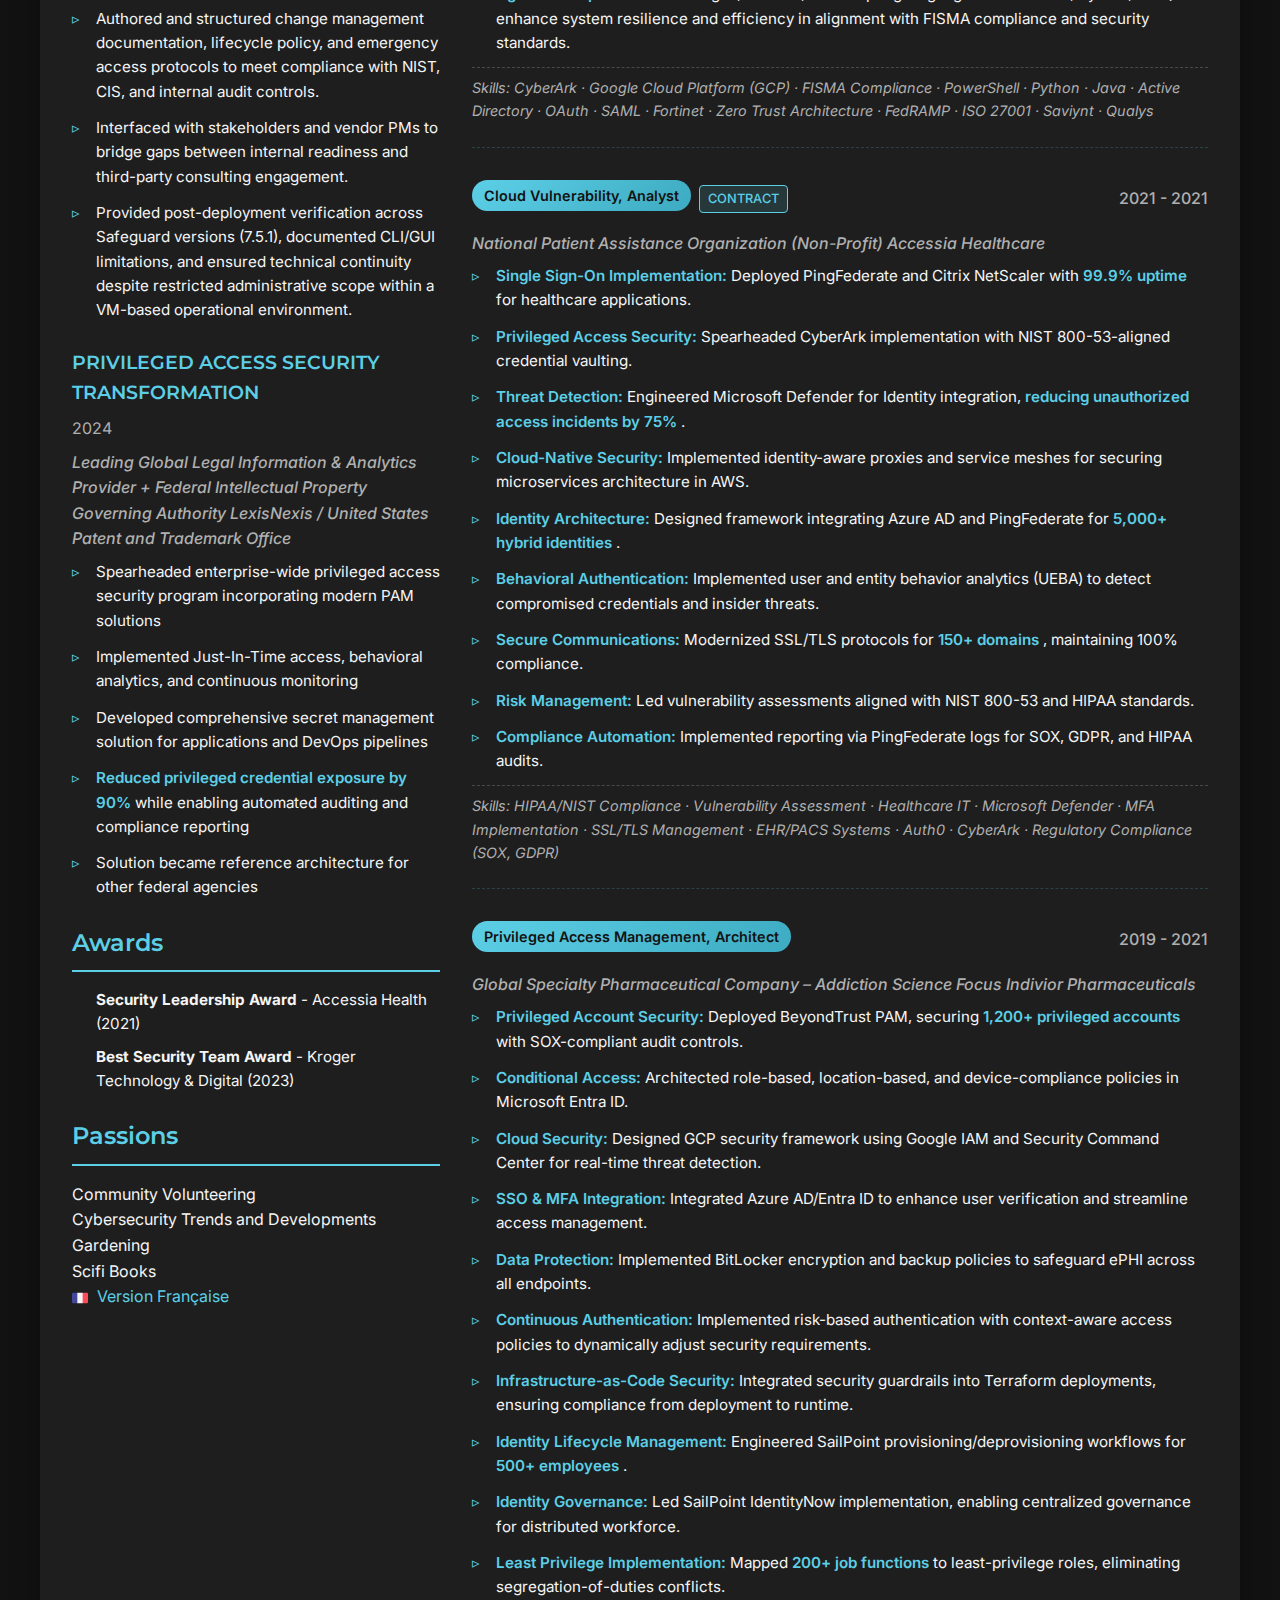
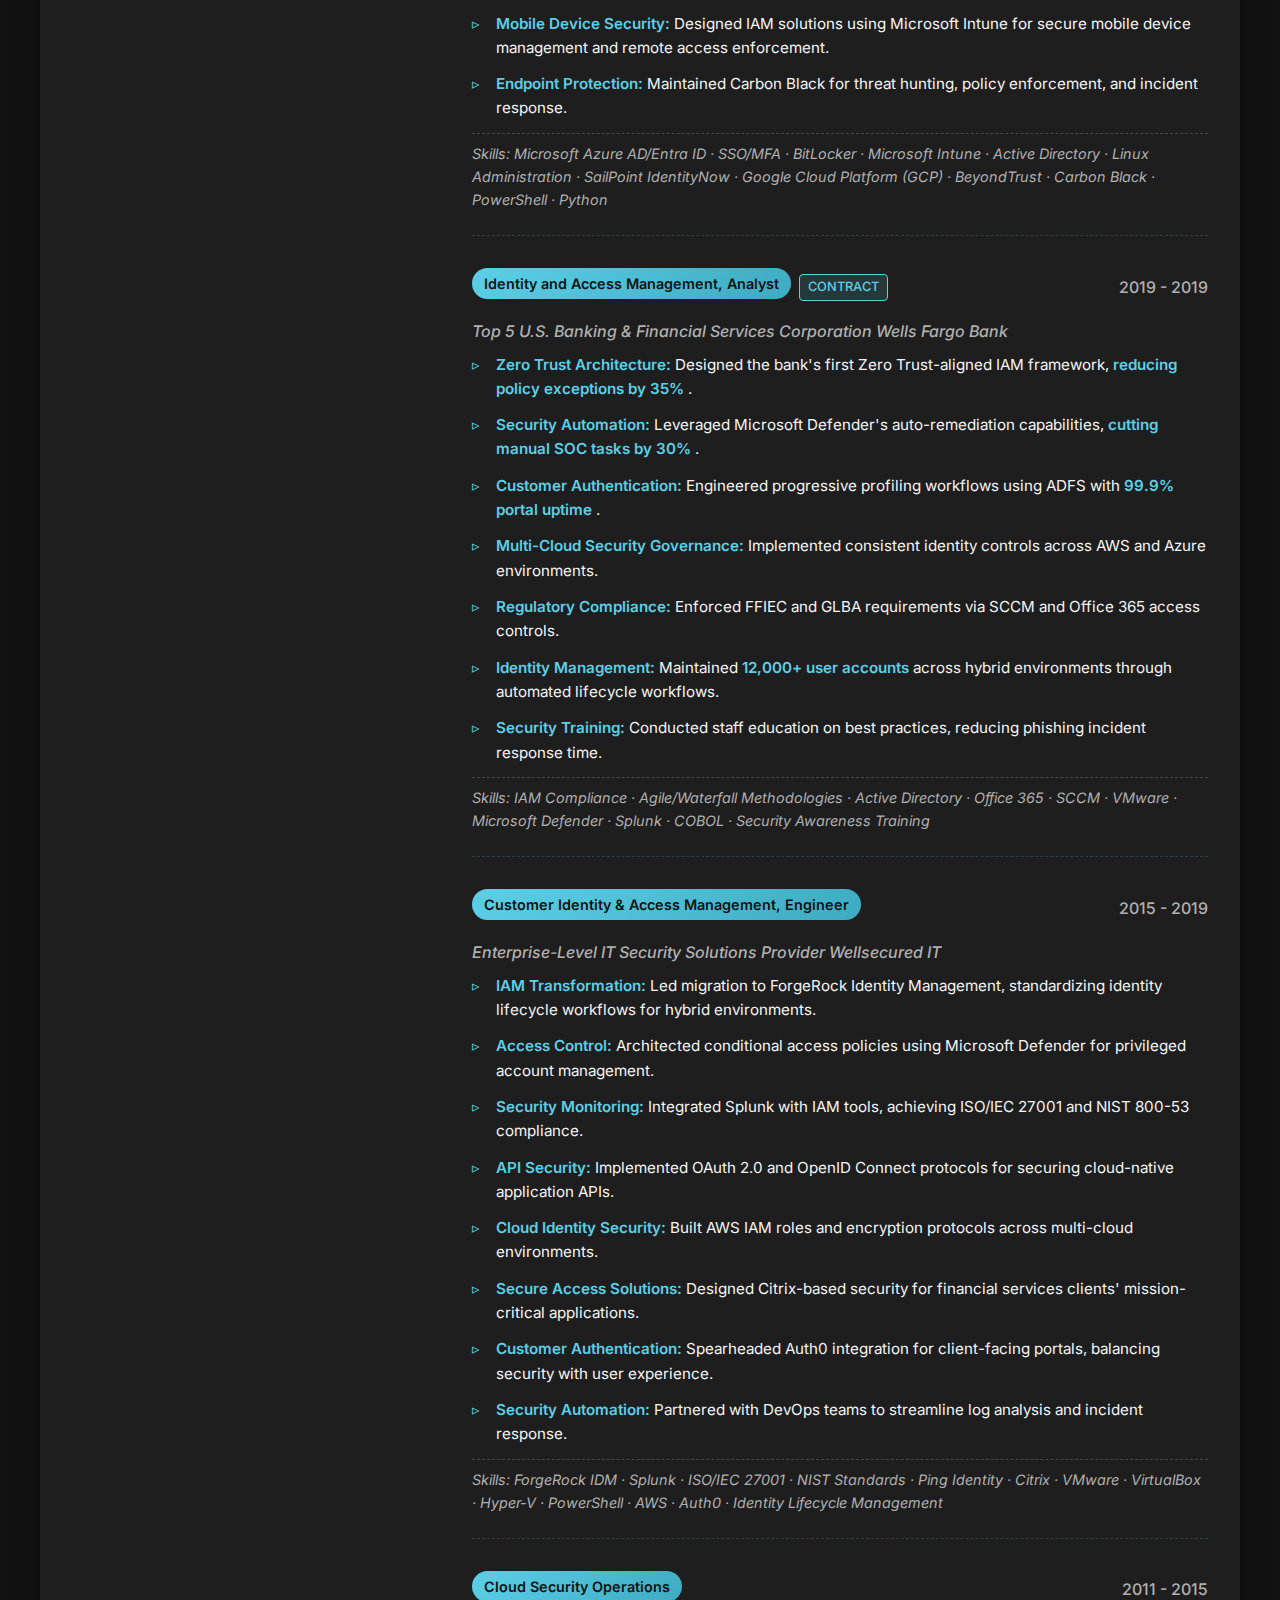
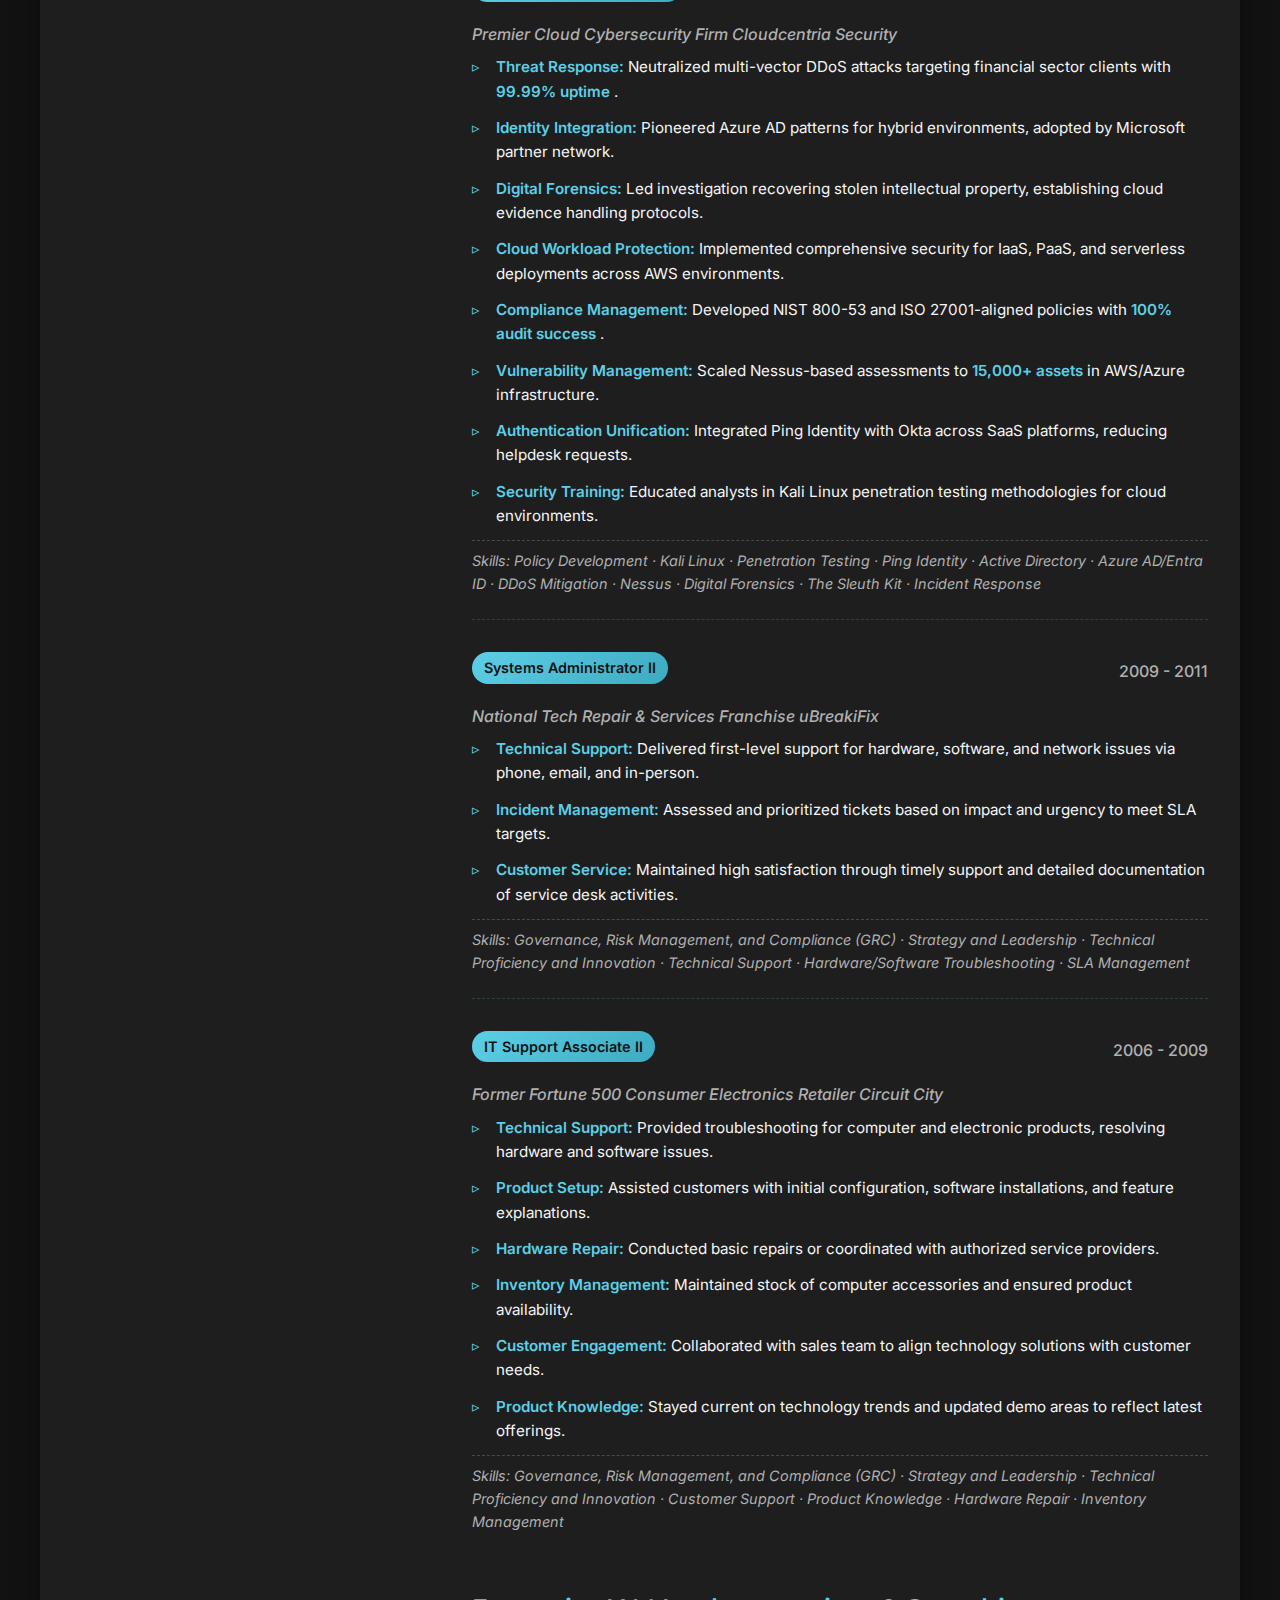
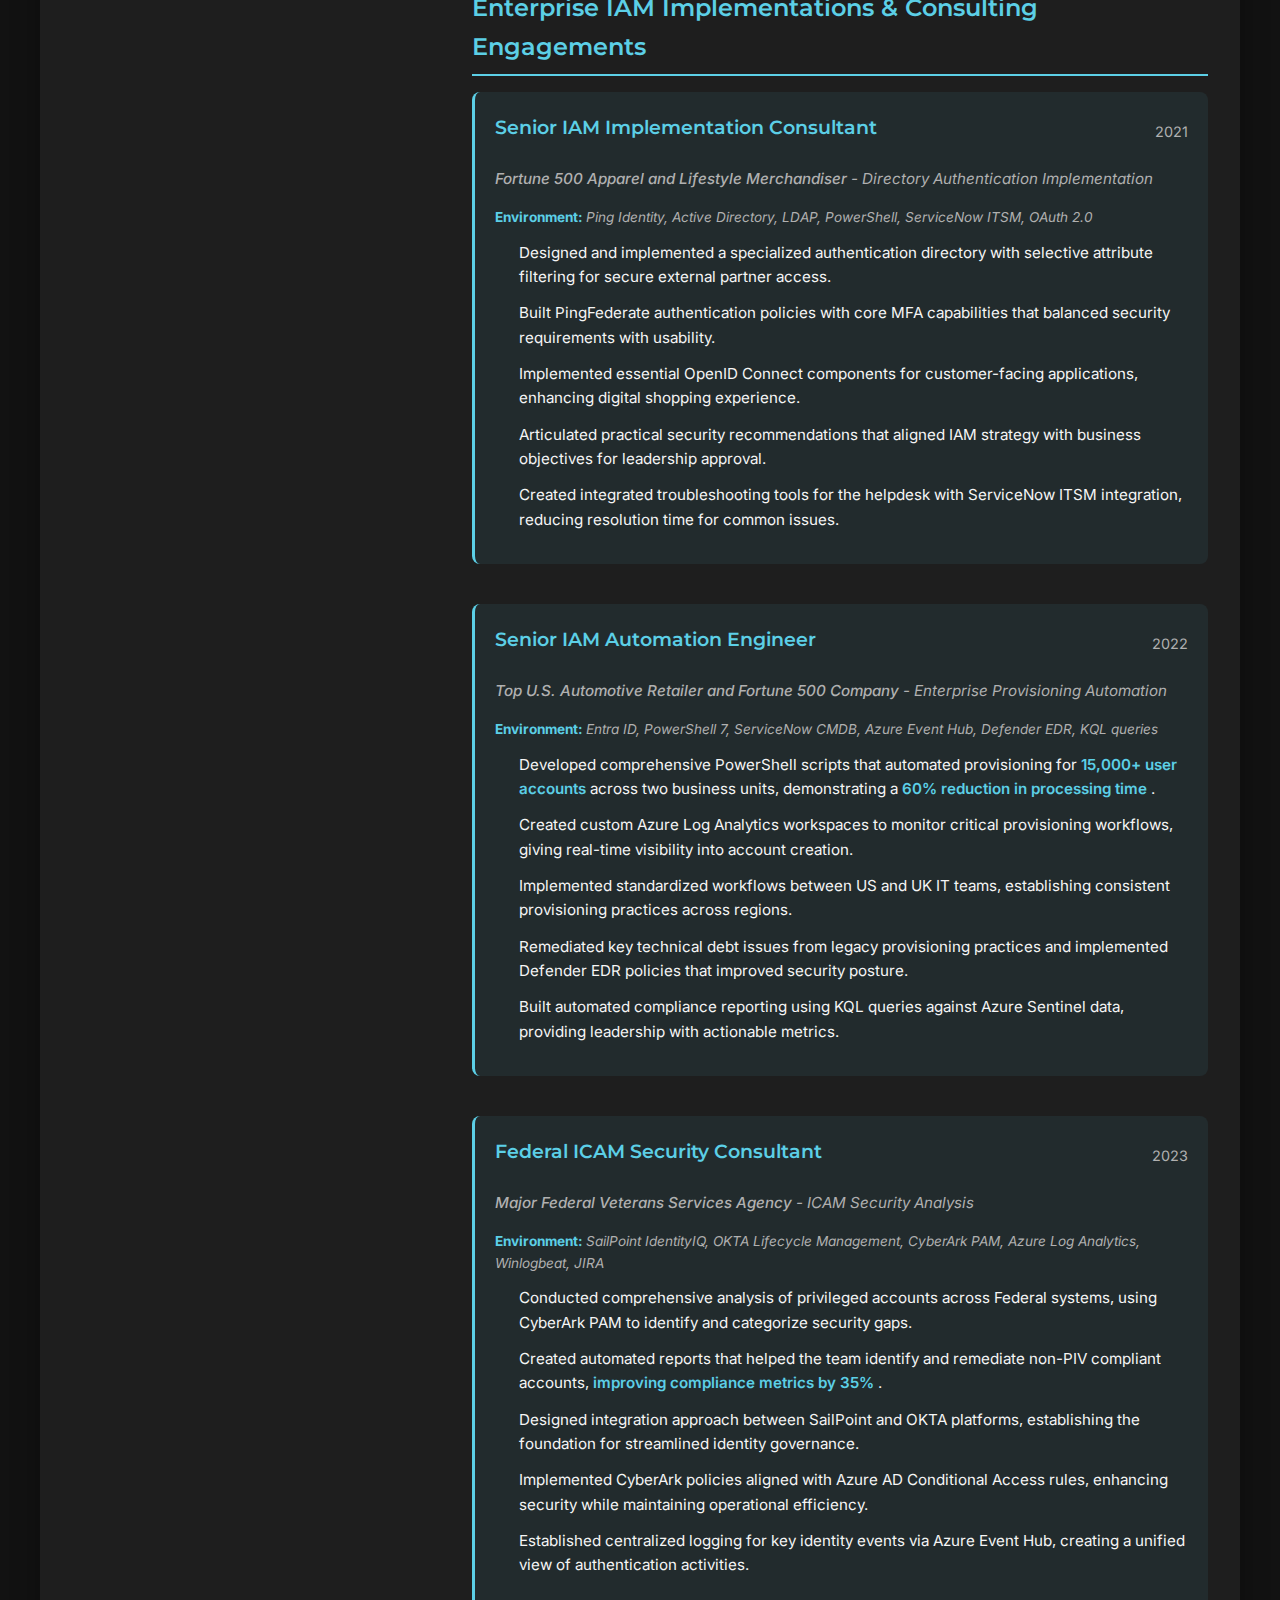
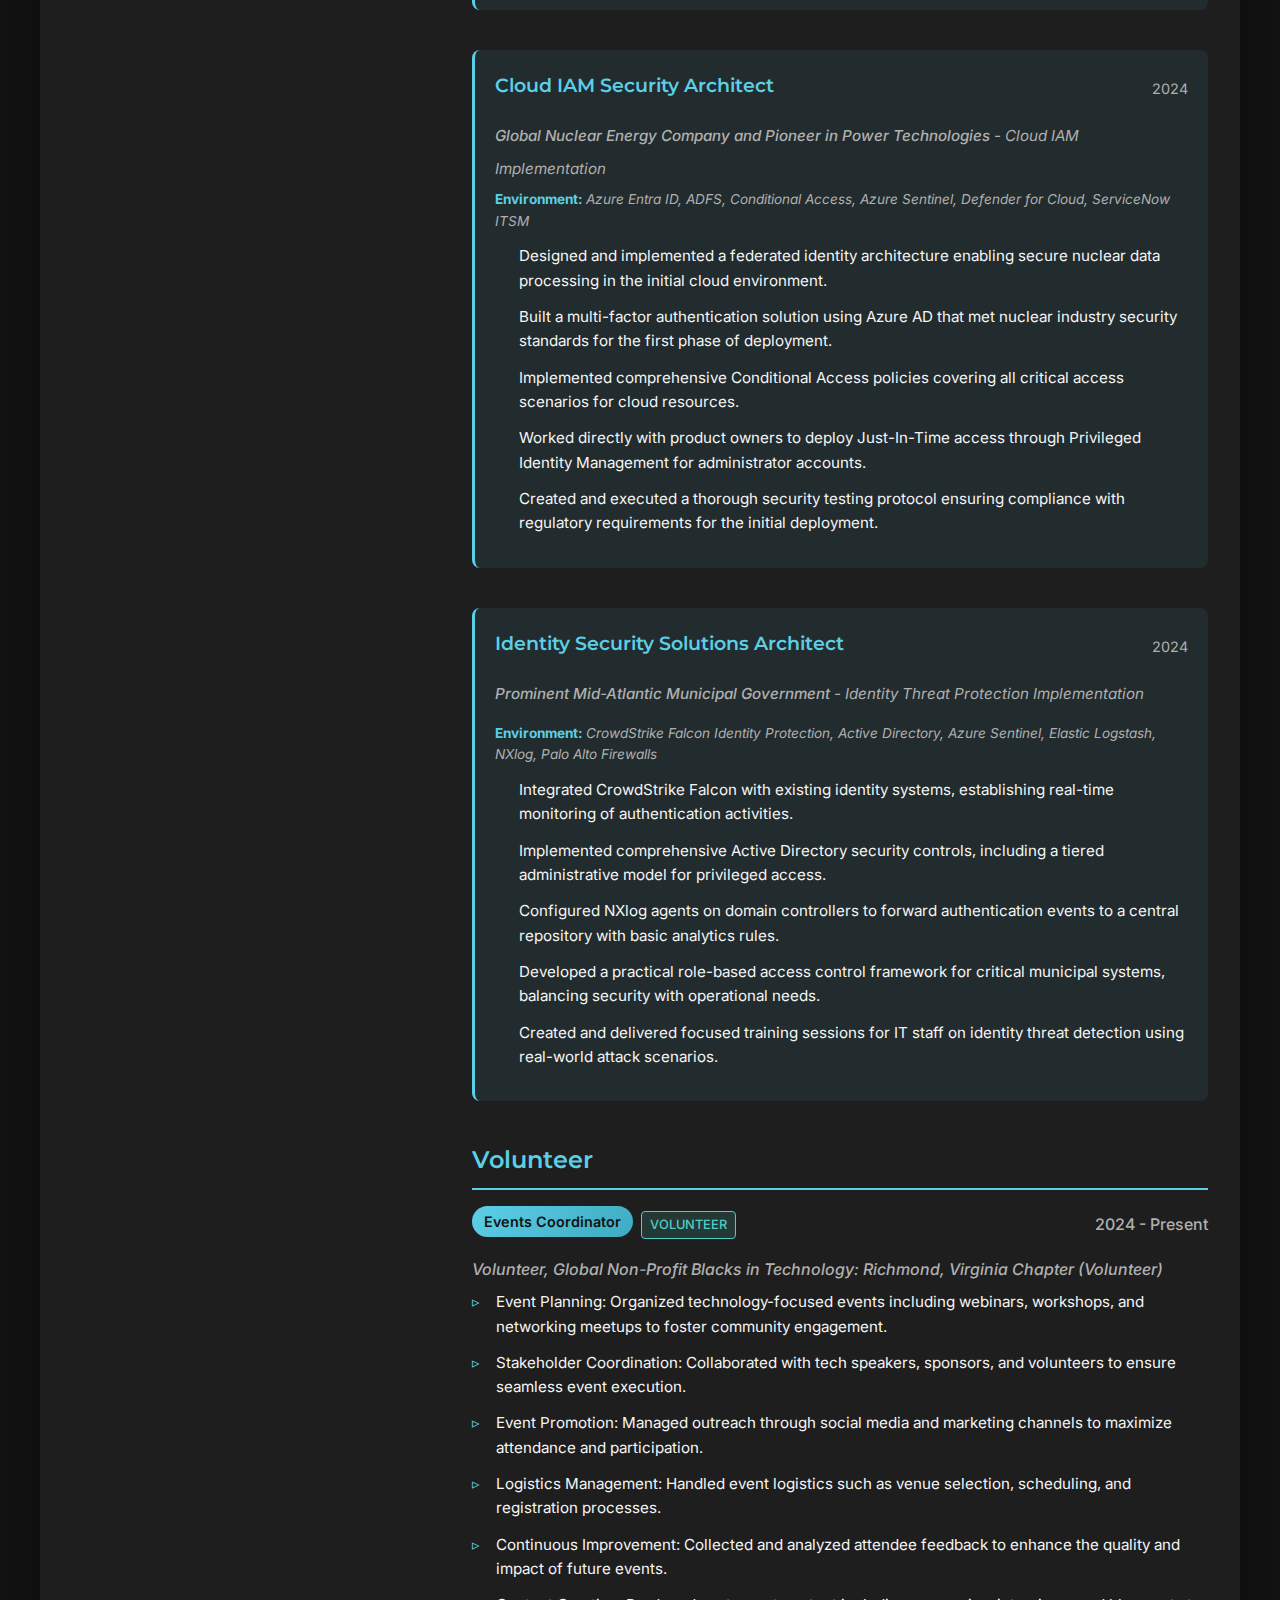
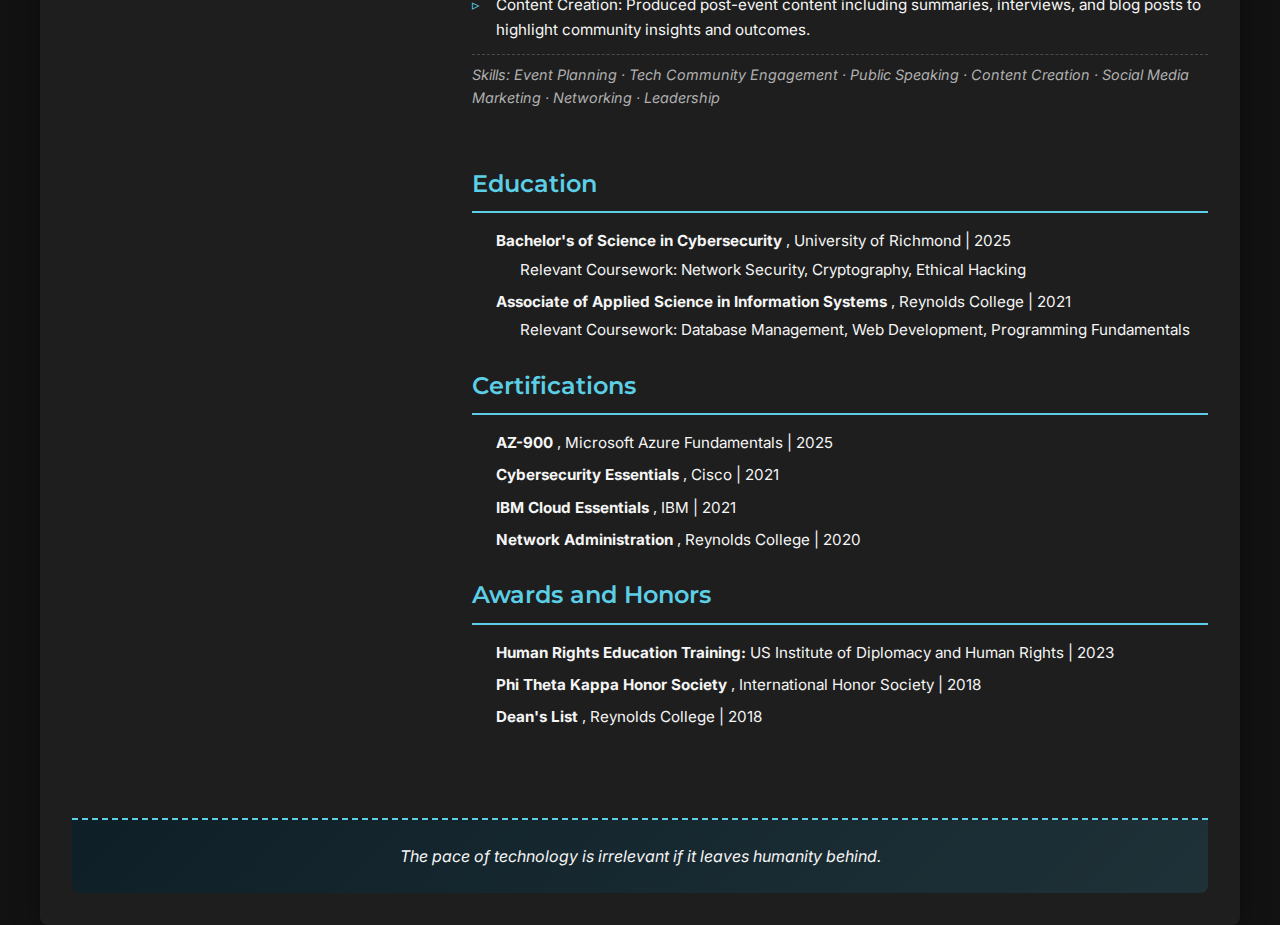
<file: indexTEST.html>
<a href="sop.docx">sop</a>
<!DOCTYPE html>
<html lang="en">
 <head>
  <meta charset="utf-8"/>
  <meta content="width=device-width, initial-scale=1.0" name="viewport"/>
  <title>
   Ronnie Bailey Resume
  </title>
  <link href="https://fonts.googleapis.com" rel="preconnect"/>
  <link crossorigin="" href="https://fonts.gstatic.com" rel="preconnect"/>
  <link href="https://fonts.googleapis.com/css2?family=Inter:wght@300;400;600;700&amp;family=Montserrat:wght@400;500;600;700&amp;display=swap" rel="stylesheet"/>
  <style>
   :root {
            --primary-color: #5ccfe6;
            --primary-dark: #3dabc2;
            --accent-color: #ff6b6b;
            --bg-color: #121212;
            --card-bg: #1E1E1E;
            --text-color: #f5f5f5;
            --text-secondary: #b0b0b0;
            --section-spacing: 1.5rem;
            --border-radius: 8px;
            --highlight-bg: rgba(92, 207, 230, 0.08);
        }
        
        * {
            box-sizing: border-box;
            margin: 0;
            padding: 0;
            scroll-behavior: smooth;
        }
        
        body {
            font-family: 'Inter', sans-serif;
            background-color: var(--bg-color);
            color: var(--text-color);
            line-height: 1.6;
        }
        
        /* Navigation */
        .quick-nav {
            position: sticky;
            top: 0;
            background-color: rgba(30, 30, 30, 0.95);
            backdrop-filter: blur(5px);
            padding: 0.8rem 2rem;
            z-index: 100;
            border-bottom: 1px solid rgba(92, 207, 230, 0.2);
            display: flex;
            justify-content: center;
            flex-wrap: wrap;
            gap: 1rem;
        }
        
        .quick-nav a {
            color: var(--primary-color);
            text-decoration: none;
            font-weight: 500;
            padding: 0.3rem 0.8rem;
            border-radius: 50px;
            transition: all 0.3s ease;
            font-size: 0.9rem;
            border: 1px solid transparent;
        }
        
        .quick-nav a:hover {
            border-color: var(--primary-color);
            background-color: rgba(92, 207, 230, 0.1);
        }
        
        /* Banner styling - MODIFIED to use flow.gif */
        .banner-wrapper {
            position: relative;
            width: 100%;
            overflow: hidden;
        }
        
        .banner {
            height: 240px;
            background-image: url('flow.gif');
            background-size: cover;
            background-position: center;
            background-repeat: no-repeat;
            background-attachment: fixed;
            width: 100%;
        }
        
        .banner::after {
            content: "";
            position: absolute;
            top: 0;
            left: 0;
            height: 100%;
            width: 100%;
            background: linear-gradient(to bottom, rgba(18,18,18,0.2) 0%, rgba(18,18,18,0.1) 40%, rgba(18,18,18,0.5) 80%, var(--bg-color) 100%);
        }
        
        /* Layout containers */
        .container {
            max-width: 1200px;
            margin: 0 auto;
            margin-top: -30px;
            padding: 2rem;
            display: grid;
            grid-template-columns: 1fr 2fr;
            gap: 2rem;
            background: var(--card-bg);
            border-radius: var(--border-radius);
            box-shadow: 0 8px 30px rgba(0,0,0,0.3);
            position: relative;
            z-index: 2;
        }
        
        /* Header Section - MODIFIED to match Ronnie Bailey Resume 2 */
        .header {
            grid-column: 1 / -1;
            display: flex;
            flex-direction: column;
            align-items: center;
            padding: 1.5rem 0;
            margin-bottom: var(--section-spacing);
            border-bottom: 2px dashed var(--primary-color);
        }
        
        .header-top {
            display: flex;
            align-items: center;
            gap: 1rem;
            margin-bottom: 0.5rem;
            flex-wrap: wrap;
            justify-content: center;
        }
        
        .header h1 {
            font-family: 'Montserrat', sans-serif;
            font-size: clamp(1.8rem, 3vw, 2.5rem);
            letter-spacing: 2px;
            color: var(--primary-color);
            margin: 0;
            font-weight: 700;
        }
        
        .separator {
            font-size: clamp(1.8rem, 3vw, 2.5rem);
            color: var(--primary-color);
        }
        
        .bio-link {
            font-family: 'Montserrat', sans-serif;
            font-size: clamp(1.8rem, 3vw, 2.5rem);
            color: var(--primary-color);
            text-decoration: none;
            font-weight: 600;
        }
        
        .bio-link:hover {
            text-decoration: underline;
        }
        
        .header p {
            margin: 0.25rem 0;
            color: var(--text-secondary);
            font-size: clamp(0.9rem, 2vw, 1.1rem);
            text-align: center;
        }
        
        .header-links {
            display: flex;
            gap: 1rem;
            margin-top: 0.75rem;
            flex-wrap: wrap;
            justify-content: center;
        }
        
        .header-links a {
            color: var(--primary-color);
            text-decoration: none;
            padding: 0.5rem 1rem;
            border-radius: 50px;
            transition: all 0.3s ease;
            border: 1px solid var(--primary-color);
            font-weight: 500;
            font-size: 0.9rem;
        }
        
        .header-links a:hover {
            background-color: var(--primary-color);
            color: var(--bg-color);
        }
        
        /* Section styling */
        .section {
            margin-bottom: var(--section-spacing);
            scroll-margin-top: 80px;
        }
        
        .section h2 {
            font-family: 'Montserrat', sans-serif;
            color: var(--primary-color);
            margin-bottom: 1rem;
            padding-bottom: 0.5rem;
            border-bottom: 2px solid var(--primary-color);
            font-size: 1.5rem;
            font-weight: 600;
        }
        
        .section h3 {
            font-family: 'Montserrat', sans-serif;
            color: var(--primary-color);
            margin-bottom: 0.5rem;
            font-size: 1.2rem;
            font-weight: 600;
        }
        
        /* Skills section */
        .skills-section {
            margin-bottom: 1.5rem;
        }
        
        .skills-section ul {
            list-style: none;
        }
        
        .skills-section li {
            display: flex;
            justify-content: space-between;
            margin-bottom: 0.25rem;
            font-size: 0.95rem;
        }
        
        .skills-section li span {
            color: var(--primary-color);
            font-weight: 600;
        }
        
        /* Job descriptions */
        .job-description {
            margin-bottom: 2rem;
            padding-bottom: 1.5rem;
            border-bottom: 1px dashed rgba(92, 207, 230, 0.2);
        }
        
        .job-description:last-child {
            border-bottom: none;
        }
        
        .job-header {
            display: flex;
            flex-wrap: wrap;
            justify-content: space-between;
            align-items: center;
            margin-bottom: 0.75rem;
            gap: 0.5rem;
        }
        
        .job-title-container {
            display: flex;
            flex-wrap: wrap;
            align-items: center;
            gap: 0.5rem;
        }
        
        .job-date {
            font-weight: 500;
            color: var(--text-secondary);
            white-space: nowrap;
        }
        
        /* Badge styles */
        .badge {
            background: linear-gradient(135deg, var(--primary-color), var(--primary-dark));
            color: var(--bg-color);
            padding: 0.25rem 0.75rem;
            border-radius: 50px;
            font-size: 0.9rem;
            font-weight: 600;
            display: inline-block;
            margin-bottom: 0.5rem;
        }
        
        .contract-badge {
            display: inline-flex;
            align-items: center;
            font-size: 0.8rem;
            font-weight: 500;
            padding: 0.15rem 0.5rem;
            border-radius: 4px;
            background-color: rgba(92, 207, 230, 0.15);
            color: var(--primary-color);
            border: 1px solid var(--primary-color);
        }
        
        .clearance-badge {
            display: inline-flex;
            align-items: center;
            font-size: 0.8rem;
            font-weight: 500;
            padding: 0.15rem 0.5rem;
            border-radius: 4px;
            background-color: rgba(255, 154, 60, 0.15);
            color: #ff9a3c;
            border: 1px solid #ff9a3c;
        }
        
        .volunteer-badge {
            display: inline-flex;
            align-items: center;
            font-size: 0.8rem;
            font-weight: 500;
            padding: 0.15rem 0.5rem;
            border-radius: 4px;
            background-color: rgba(78, 205, 196, 0.15);
            color: #4ecdc4;
            border: 1px solid #4ecdc4;
        }
        
        .badge-container {
            display: flex;
            flex-wrap: wrap;
            gap: 0.5rem;
            margin-top: 0.25rem;
        }
        
        .details {
            list-style-type: none;
        }
        
        .details li {
            margin-bottom: 0.5rem;
            font-size: 0.95rem;
        }
        
        .consulting-section ul {
            list-style-type: none;
            padding-left: 0;
            margin-bottom: 0.75rem;
        }
        
        .consulting-section li {
            margin-bottom: 0.75rem;
            font-size: 0.95rem;
            position: relative;
            padding-left: 1.5rem;
        }
        
        .details ul {
            list-style-type: none;
            margin-left: 0;
            margin-top: 0.25rem;
        }
        
        .details li {
            position: relative;
            padding-left: 1.5rem;
        }
                
        .project ul {
            list-style-type: none;
            padding-left: 0;
            margin-bottom: 0.75rem;
        }
        
        /* Company name hover effect */
        .company-name {
            cursor: pointer;
            margin: 0.5rem 0;
            display: block;
            font-weight: 500;
            font-style: italic;
            color: var(--text-secondary);
            transition: color 0.2s;
        }
        
        .company-name:hover {
            color: var(--primary-color);
        }
        
        .consulting-org .company-name {
            display: inline-block;
        }
        
        .consulting-org .company-name .placeholder,
        .consulting-org .company-name .real-name {
            display: inline;
        }
        
        .consulting-org .company-name .real-name {
            display: none;
        }
        
        /* Job details lists */
        .job-description ul {
            list-style-type: none;
            padding-left: 0;
            margin-bottom: 0.75rem;
        }
        
        .job-description li {
            margin-bottom: 0.75rem;
            font-size: 0.95rem;
            position: relative;
            padding-left: 1.5rem;
        }
        
        .job-description li:before {
            content: "▹";
            position: absolute;
            left: 0;
            color: var(--primary-color);
        }
        
        .job-skills {
            font-size: 0.9rem;
            color: var(--text-secondary);
            font-style: italic;
            margin-top: 0.75rem;
            padding-top: 0.5rem;
            border-top: 1px dashed rgba(176, 176, 176, 0.3);
        }
        
        /* Project styling */
        .project {
            margin-bottom: 1.5rem;
        }
        
        .project-header {
            display: flex;
            flex-wrap: wrap;
            justify-content: space-between;
            margin-bottom: 0.5rem;
        }
        
        .project-title {
            font-weight: 600;
            color: var(--primary-color);
        }
        
        .project-org {
            font-style: italic;
            color: var(--text-secondary);
        }
        
        .project-date {
            color: var(--text-secondary);
        }

   .project li::before {
  content: "▹";
  position: absolute;
  left: 0;
  color: var(--primary-color);
}
.project li {
  position: relative;
  padding-left: 1.5rem;
  margin-bottom: 0.75rem;
  font-size: 0.95rem;
}
        
        /* Consulting Engagements */
        .consulting-section {
            margin-bottom: 2.5rem;
            padding: 1.25rem;
            background-color: var(--highlight-bg);
            border-radius: var(--border-radius);
            border-left: 3px solid var(--primary-color);
        }
        
        .consulting-header {
            display: flex;
            justify-content: space-between;
            align-items: center;
            margin-bottom: 0.5rem;
            flex-wrap: wrap;
            gap: 0.5rem;
        }
        
        .consulting-title {
            font-weight: 600;
            color: var(--primary-color);
            margin-right: 1rem;
            font-size: 1.1rem;
        }
        
        .consulting-date {
            color: var(--text-secondary);
            white-space: nowrap;
            font-size: 0.9rem;
        }
        
        .consulting-org {
            font-style: italic;
            color: var(--text-secondary);
            margin-bottom: 0.5rem;
            font-size: 0.95rem;
        }
        
        .consulting-environment {
            font-size: 0.85rem;
            color: var(--text-secondary);
            margin-bottom: 0.75rem;
            font-style: italic;
        }
        
        .consulting-environment strong {
            color: var(--primary-color);
            font-style: normal;
        }
        
        /* Quote of the day */
        .quote-of-the-day {
            grid-column: 1 / -1;
            text-align: center;
            padding: 1.5rem;
            margin-top: 2rem;
            font-style: italic;
            color: var(--text-color);
            position: relative;
            border-top: 2px dashed var(--primary-color);
            border-radius: 0 0 var(--border-radius) var(--border-radius);
            z-index: 1;
            background: linear-gradient(135deg, rgba(18, 18, 18, 0.9), rgba(30, 30, 30, 0.9));
        }
        
        .quote-of-the-day::before {
            content: "";
            position: absolute;
            top: 0;
            left: 0;
            width: 100%;
            height: 100%;
            background: linear-gradient(135deg, rgba(12, 36, 48, 0.7), rgba(32, 58, 67, 0.7));
            z-index: -1;
            border-radius: 0 0 var(--border-radius) var(--border-radius);
        }
        
        /* Links styling */
        a {
            color: var(--primary-color);
            text-decoration: none;
            transition: color 0.2s;
        }
        
        a:hover {
            color: var(--primary-dark);
            text-decoration: underline;
        }
        
        .icon {
            width: 16px;
            height: 16px;
            vertical-align: middle;
            margin-right: 5px;
        }
        
        /* Highlight important metrics */
        .highlight {
            color: var(--primary-color);
            font-weight: 600;
        }
        
        /* Responsive design */
        @media (max-width: 900px) {
            .container {
                grid-template-columns: 1fr;
                padding: 1rem;
            }
            
            .header {
                padding: 1rem 0;
            }
            
            .header-top {
                flex-direction: column;
                text-align: center;
                gap: 0.5rem;
            }
            
            .separator, .bio-link {
                font-size: 2rem;
            }
            
            .job-header {
                flex-direction: column;
                align-items: flex-start;
                gap: 0.5rem;
            }
            
            .banner {
                height: 180px;
                background-attachment: scroll;
            }
            
            .quick-nav {
                padding: 0.5rem;
                gap: 0.5rem;
            }
            
            .quick-nav a {
                font-size: 0.8rem;
                padding: 0.2rem 0.6rem;
            }
        }
        
        @media (max-width: 600px) {
            .banner {
                height: 150px;
                padding-bottom: 30px;
            }
            
            .header-links {
                gap: 0.5rem;
            }
            
            .header-links a {
                padding: 0.4rem 0.8rem;
                font-size: 0.8rem;
            }
        }
        
        /* Print styles */
        @media print {
            .quick-nav, .header-links {
                display: none;
            }
            
            body {
                background-color: white;
                color: black;
            }
            
            .container {
                box-shadow: none;
                padding: 0.5rem;
            }
            
            .banner {
                display: none;
            }
        }
  </style>
 </head>
 <body>
  <!-- Sticky Navigation -->
  <div class="quick-nav">
   <a href="#skills">
    Core Skills
   </a>
   <a href="#experience">
    Experience
   </a>
   <a href="#consulting">
    Consulting
   </a>
   <a href="#projects">
    Projects
   </a>
   <a href="#education">
    Education
   </a>
  </div>
  <!-- Banner - Modified to use flow.gif -->
  <div class="banner-wrapper">
   <div class="banner">
   </div>
  </div>
  <!-- Main Container -->
  <div class="container">
   <!-- Header Section - Modified to match "Ronnie Bailey Resume 2" -->
   <header class="header">
    <div class="header-top">
     <h1>
      RONNIE BAILEY
     </h1>
     <span class="separator">
      |
     </span>
     <a class="bio-link" href="narrative.html">
      BIO
     </a>
    </div>
    <p>
     Principal Cybersecurity &amp; IAM Strategist
    </p>
    <p>
     ✉️
     <a href="mailto:opportunities@ronniebailey.cloud">
      opportunities@ronniebailey.cloud
     </a>
     | 📞
     <a href="tel:+8048031311">
      +1 (804) 803-1311
     </a>
    </p>
    <div class="header-links">
     <a href="https://calendly.com/ronniebailey" target="_blank">
      Schedule Appointment
     </a>
     <a download="Ronnie Bailey Resume.pdf" href="Resume.pdf">
      Download PDF
     </a>
     <a download="Ronnie Bailey Resume.docx" href="Resume.docx">
      Download WORD
     </a>
     <a href="https://www.linkedin.com/in/ronniebailey" target="_blank">
      LinkedIn Profile
     </a>
    </div>
   </header>
   <!-- Left Column -->
   <div class="left-column">
    <!-- Core Competencies Section -->
    <div class="section" id="skills">
     <h2>
      Core Competencies
     </h2>
     <div class="skills-section">
      <h3>
       Identity and Access Management (IAM)
      </h3>
      <ul>
       <li>
        Active Directory and LDAP
        <span>
         (8+ years)
        </span>
       </li>
       <li>
        CyberArk
        <span>
         (7+ years)
        </span>
       </li>
       <li>
        ForgeRock IDM
        <span>
         (5+ years)
        </span>
       </li>
       <li>
        Microsoft Azure AD/Entra ID
        <span>
         (7+ years)
        </span>
       </li>
       <li>
        Microsoft Multi-Factor Authentication (MFA)
       </li>
       <li>
        Okta
        <span>
         (6+ years)
        </span>
       </li>
       <li>
        OneIdentity Safeguard and TPAM
        <span>
         (2+ years)
        </span>
       </li>
       <li>
        SailPoint
        <span>
         (6+ years)
        </span>
       </li>
       <li>
        Saviynt
        <span>
         (3+ years)
        </span>
       </li>
       <li>
        Varonis
        <span>
         (4+ years)
        </span>
       </li>
       <li>
        BeyondTrust Password Safe
        <span>
         (1+ years)
        </span>
       </li>
      </ul>
     </div>
     <div class="skills-section">
      <h3>
       Cloud &amp; Identity Security
      </h3>
      <ul>
       <li>
        AWS
        <span>
         (4+ years)
        </span>
       </li>
       <li>
        Entra ID
        <span>
         (7+ years)
        </span>
       </li>
       <li>
        Google Cloud Platform (GCP)
        <span>
         (3+ years)
        </span>
       </li>
       <li>
        Microsoft 365
        <span>
         (7+ years)
        </span>
       </li>
       <li>
        Microsoft Azure
        <span>
         (7+ years)
        </span>
       </li>
       <li>
        Secureworks/Sophos
       </li>
       <li>
        Abnormal Security
       </li>
       <li>
        Taegis Secureworks
       </li>
       <li>
        Sophos Central
       </li>
       <li>
        Checkpoint Identity
       </li>
       <li>
        Entra Identity Protection
        <span>
         (1+ years)
        </span>
       </li>
       <li>
        Entra ID Connect
        <span>
         (1+ years)
        </span>
       </li>
      </ul>
     </div>
     <div class="skills-section">
      <h3>
       Endpoint &amp; Threat Protection
      </h3>
      <ul>
       <li>
        Carbon Black
        <span>
         (4+ years)
        </span>
       </li>
       <li>
        CrowdStrike (Falcon)
        <span>
         (5+ years)
        </span>
       </li>
       <li>
        Infoblox
       </li>
       <li>
        Microsoft Defender for Identity
        <span>
         (7+ years)
        </span>
       </li>
       <li>
        Microsoft DLP
       </li>
       <li>
        Palo Alto
        <span>
         (6+ years)
        </span>
       </li>
       <li>
        Sophos MDR
       </li>
       <li>
        SIEM/SOAR
        <span>
         (1+ years)
        </span>
       </li>
      </ul>
     </div>
     <div class="skills-section">
      <h3>
       Identity &amp; Access Governance
      </h3>
      <ul>
       <li>
        ADManager Plus
       </li>
       <li>
        One Identity Starling
       </li>
       <li>
        Bitsight
       </li>
       <li>
        Change Management Process
       </li>
       <li>
        DRATA
       </li>
       <li>
        Fortinet
        <span>
         (5+ years)
        </span>
       </li>
       <li>
        Nessus
        <span>
         (6+ years)
        </span>
       </li>
       <li>
        Qualys
        <span>
         (7+ years)
        </span>
       </li>
       <li>
        Varonis
        <span>
         (4+ years)
        </span>
       </li>
       <li>
        NIST 800-53
        <span>
         (1+ years)
        </span>
       </li>
       <li>
        CIS Controls
        <span>
         (1+ years)
        </span>
       </li>
      </ul>
     </div>
     <div class="skills-section">
      <h3>
       Collaboration &amp; Workflow Management
      </h3>
      <ul>
       <li>
        Confluence
        <span>
         (5+ years)
        </span>
       </li>
       <li>
        Jira
        <span>
         (4+ years)
        </span>
       </li>
       <li>
        SharePoint/Teams
        <span>
         (5+ years)
        </span>
       </li>
       <li>
        Lucid Visual Collaboration Suite
       </li>
      </ul>
     </div>
     <div class="skills-section">
      <h3>
       Automation &amp; Scripting
      </h3>
      <ul>
       <li>
        COBOL
        <span>
         (3+ years)
        </span>
       </li>
       <li>
        PowerShell
        <span>
         (7+ years)
        </span>
       </li>
       <li>
        Python
        <span>
         (5+ years)
        </span>
       </li>
       <li>
        HTML
        <span>
         (6+ years)
        </span>
       </li>
      </ul>
     </div>
     <div class="skills-section">
      <h3>
       Other Technical Expertise
      </h3>
      <ul>
       <li>
        Exchange Admin Center
       </li>
       <li>
        Microsoft Exchange Online
       </li>
       <li>
        Aristotle Insight
       </li>
       <li>
        SAML/OIDC/OAuth2
        <span>
         (1+ years)
        </span>
       </li>
       <li>
        SCIM Provisioning
        <span>
         (1+ years)
        </span>
       </li>
      </ul>
     </div>
    </div>
    <!-- Achievements Section -->
    <div class="section">
     <h2>
      Achievements
     </h2>
     <ul class="details">
      <li>
       Outstanding Security Consultant Award, (2020)
      </li>
      <li>
       Excellence in Identity Security, (2018)
      </li>
     </ul>
    </div>
    <!-- Projects Section -->
    <div class="section" id="projects">
     <h2>
      Key Projects
     </h2>
     <div class="project">
      <div class="project-header">
       <h3 class="project-title">
        ENTERPRISE-WIDE ZERO TRUST TRANSFORMATION
       </h3>
       <span class="project-date">
        2022
       </span>
      </div>
      <div class="company-name">
       <span class="placeholder">
        Elite Federal Law Enforcement Technology Division
       </span>
       <span class="real-name">
        Department of Homeland Security, OCIO, United States Secret Service
       </span>
      </div>
      <ul>
       <li>
        Led cross-functional team implementing Zero Trust Architecture across
        <span class="highlight">
         200+ mission-critical applications
        </span>
       </li>
       <li>
        Developed comprehensive security architecture incorporating micro-segmentation, just-in-time access, continuous verification, and least privilege enforcement
       </li>
       <li>
        <span class="highlight">
         Reduced lateral movement risk by 80%
        </span>
        while cutting incident response time by 60%
       </li>
       <li>
        Project completed
        <span class="highlight">
         3 months ahead of schedule
        </span>
        , establishing new security baseline for federal systems
       </li>
      </ul>
     </div>
     <div class="project">
      <div class="project-header">
       <h3 class="project-title">
        MULTI-CLOUD IAM CONSOLIDATION
       </h3>
       <span class="project-date">
        2023
       </span>
      </div>
      <div class="company-name">
       <span class="placeholder">
        Fortune 50 Retail Technology &amp; Innovation Center
       </span>
       <span class="real-name">
        Kroger, Technology &amp; Digital
       </span>
      </div>
      <ul>
       <li>
        Unified disparate identity systems during migration to hybrid cloud environment spanning AWS and Azure
       </li>
       <li>
        Designed cloud-native IAM solution with centralized governance, automated workflows, and identity analytics
       </li>
       <li>
        <span class="highlight">
         Reduced operational costs by $1.2M annually
        </span>
        while improving security posture
       </li>
       <li>
        Enabled seamless identity federation across platforms with
        <span class="highlight">
         40+ integrated applications
        </span>
       </li>
       <li>
        Implemented comprehensive IAM solution supporting
        <span class="highlight">
         32,000+ global users
        </span>
       </li>
      </ul>
     </div>
     <div class="project">
      <div class="project-header">
       <h3 class="project-title">
        ONE IDENTITY SAFEGUARD PRIVILEGED ACCESS RE-IMPLEMENTATION
       </h3>
       <span class="project-date">
        2024
       </span>
      </div>
      <div class="company-name">
       <span class="placeholder">
        Leading Global Legal Information & Analytics Provider + Federal Intellectual Property Governing Authority
       </span>
       <span class="real-name">
        LexisNexis / United States Patent and Trademark Office
       </span>
      </div>
      <ul>
       <li>
        Redesigned and operationalized the One Identity Safeguard platform for enterprise-wide privileged access control across hybrid infrastructure.
       </li>
       <li>
        Documented and validated existing server states, including baseline configuration, session policy, partition mapping, and access workflows.
       </li>
       <li>
        Executed full offboarding and re-onboarding of privileged assets&mdash;ensuring secure session recording, account rotation, and access policy re-alignment.
       </li>
       <li>
        Integrated AD security groups for dynamic partition control, implemented managed account governance, and enforced dual-approval workflows for high-sensitivity systems.
       </li>
       <li>
        Validated privileged session integrity, audited Safeguard logs, resolved system policy enforcement issues, and coordinated cert-based authentication reconfiguration leveraging wildcard certificates retrieved from Keeper.
       </li>
       <li>
        Authored and structured change management documentation, lifecycle policy, and emergency access protocols to meet compliance with NIST, CIS, and internal audit controls.
       </li>
       <li>
        Interfaced with stakeholders and vendor PMs to bridge gaps between internal readiness and third-party consulting engagement.
       </li>
       <li>
        Provided post-deployment verification across Safeguard versions (7.5.1), documented CLI/GUI limitations, and ensured technical continuity despite restricted administrative scope within a VM-based operational environment.
       </li>
      </ul>
     </div>
     <div class="project">
      <div class="project-header">
       <h3 class="project-title">
        PRIVILEGED ACCESS SECURITY TRANSFORMATION
       </h3>
       <span class="project-date">
        2024
       </span>
      </div>
      <div class="company-name">
       <span class="placeholder">
        Leading Global Legal Information & Analytics Provider + Federal Intellectual Property Governing Authority
       </span>
       <span class="real-name">
        LexisNexis / United States Patent and Trademark Office
       </span>
      </div>
      <ul>
       <li>
        Spearheaded enterprise-wide privileged access security program incorporating modern PAM solutions
       </li>
       <li>
        Implemented Just-In-Time access, behavioral analytics, and continuous monitoring
       </li>
       <li>
        Developed comprehensive secret management solution for applications and DevOps pipelines
       </li>
       <li>
        <span class="highlight">
         Reduced privileged credential exposure by 90%
        </span>
        while enabling automated auditing and compliance reporting
       </li>
       <li>
        Solution became reference architecture for other federal agencies
       </li>
      </ul>
     </div>
    </div>
    <!-- Awards Section -->
    <div class="section">
     <h2>
      Awards
     </h2>
     <ul class="details">
      <li>
       <strong>
        Security Leadership Award
       </strong>
       - Accessia Health (2021)
      </li>
      <li>
       <strong>
        Best Security Team Award
       </strong>
       - Kroger Technology &amp; Digital (2023)
      </li>
     </ul>
    </div>
    <!-- Passions Section -->
    <div class="section">
     <h2>
      Passions
     </h2>
     <p>
      Community Volunteering
     </p>
     <p>
      Cybersecurity Trends and Developments
     </p>
     <p>
      Gardening
     </p>
     <p>
      Scifi Books
     </p>
     <p>
      <img class="icon" src="fr/france.png"/>
      <a href="fr/fr.html" target="_blank">
       Version Fran&ccedil;aise
      </a>
     </p>
    </div>
   </div>
   <!-- Right Column -->
   <div class="right-column">
    <!-- Professional Overview -->
    <div class="section">
     <h2>
      Professional Overview
     </h2>
     <p>
      Principal Cybersecurity &amp; IAM Strategist dedicated to navigating complex corporate ecosystems with adaptability and a critical eye. I bring over 15 years of experience securing organizations across diverse industries. Passionate about designing innovative security solutions, implementing scalable systems, and empowering businesses to thrive in an increasingly digital world. Recognized for leadership in IAM, Zero Trust strategies, and enhancing cloud security. Dedicated to creating resilient infrastructures and driving operational excellence.
     </p>
    </div>
    <!-- Professional Experience -->
    <div class="section" id="experience">
     <h2>
      Professional Experience
     </h2>
     <!-- NEW ROLE - Senior Identity Protection Engineer -->
     <div class="job-description">
      <div class="job-header">
       <div class="job-title-container">
        <span class="badge">
         Senior Identity Protection Engineer
        </span>
        <span class="contract-badge">
         CONTRACT
        </span>
       </div>
       <span class="job-date">
        Jan 2024 – Present
       </span>
      </div>
      <span class="company-name">
       <span class="placeholder">
        Confidential Client
       </span>
       <span class="real-name">
        n/a
       </span>
      </span>
      <ul>
       <li>
        <span class="highlight">
         Zero Trust Architecture:
        </span>
        Designed and implemented a unified Zero Trust framework across Azure, GCP, and M365, aligning conditional access, PIM, and JIT workflows to
        <span class="highlight">
         reduce standing privileges by 70%+
        </span>
        and strengthen overall resilience.
       </li>
       <li>
        <span class="highlight">
         Identity Data Engineering & Schema Administration:
        </span>
        Managed directory schema and attribute governance across Entra ID, Active Directory, and ActiveIDM, ensuring data integrity in joiner/mover/leaver processes and eliminating sync failures between HR, AD, and downstream systems.
       </li>
       <li>
        <span class="highlight">
         Automation & Risk Remediation:
        </span>
        Built PowerShell and Python automations to orchestrate provisioning, lifecycle management, and certificate renewal, reducing manual error, accelerating remediation, and enforcing consistent policy compliance across platforms.
       </li>
       <li>
        <span class="highlight">
         Federation & Certificate Lifecycle Management:
        </span>
        Maintained and renewed SAML, OIDC, and OAuth2 certificates; coordinated key rollovers, metadata updates, and trust validations to ensure secure application federation and uninterrupted SSO functionality.
       </li>
       <li>
        <span class="highlight">
         Hybrid Identity Synchronization:
        </span>
        Optimized Entra ID Connect and hybrid sync logic, normalizing attributes and UPN conventions to achieve authoritative identity alignment across cloud and on-prem environments.
       </li>
       <li>
        <span class="highlight">
         Privileged Access & Secrets Management:
        </span>
        Administered BeyondTrust Password Safe and integrated PAM controls with Entra ID, automating secret rotation, vault access, and service account governance to eliminate shadow credentials.
       </li>
       <li>
        <span class="highlight">
         Identity Protection & Threat Response:
        </span>
        Tuned Entra Identity Protection risk signals (impossible travel, MFA fatigue, token anomalies) and integrated telemetry with SIEM/SOAR to trigger automated conditional access enforcement and threat response playbooks.
       </li>
       <li>
        <span class="highlight">
         Policy & Security Hygiene Improvement:
        </span>
        Strengthened organizational identity hygiene by implementing continuous audit automation, access validation, and data quality reviews. Partnered with compliance and cybersecurity teams to assess existing controls, expose policy gaps, and tighten access boundaries based on audit findings.
       </li>
       <li>
        <span class="highlight">
         Access Governance & Compliance:
        </span>
        Established audit frameworks using NIST 800-53, CIS Controls, and internal security standards; executed entitlement reviews, separation-of-duties analysis, and attestation campaigns to ensure continuous compliance.
       </li>
       <li>
        <span class="highlight">
         Application Onboarding & Delegated Administration:
        </span>
        Partnered with application teams to onboard enterprise apps to Entra ID, configuring SSO, SCIM provisioning, and role-based delegation while enforcing consistent access patterns and logging.
       </li>
       <li>
        <span class="highlight">
         Incident Response & Forensic Analysis:
        </span>
        Collaborated with the SOC during IAM-related incidents, analyzing token misuse, privileged session logs, and failed federation events to support rapid containment and evidence collection.
       </li>
       <li>
        <span class="highlight">
         Leadership & Mentorship:
        </span>
        Directed IAM engineers in automation, schema change control, and certificate lifecycle processes; authored operational runbooks and standardized change procedures to elevate IAM maturity organization-wide.
       </li>
      </ul>
      <p class="job-skills">
       Skills: Zero Trust Architecture &middot; Entra ID &middot; Azure &middot; GCP &middot; M365 &middot; Conditional Access &middot; PIM &middot; JIT &middot; PowerShell &middot; Python &middot; SAML &middot; OIDC &middot; OAuth2 &middot; Entra ID Connect &middot; BeyondTrust Password Safe &middot; Entra Identity Protection &middot; SIEM/SOAR &middot; NIST 800-53 &middot; CIS Controls &middot; SCIM &middot; Incident Response
      </p>
     </div>
     <!-- Job 2 -->
     <div class="job-description">
      <div class="job-header">
       <div class="job-title-container">
        <span class="badge">
         Threat Detection/Security Automation Architect
        </span>
        <span class="contract-badge">
         CONTRACT
        </span>
        <span class="clearance-badge">
         PUBLIC TRUST CLEARANCE
        </span>
       </div>
       <span class="job-date">
        2024 - Present
       </span>
      </div>
      <span class="company-name">
       <span class="placeholder">
        Leading Global Legal Information &amp; Analytics Provider + Federal Intellectual Property Governing Authority
       </span>
       <span class="real-name">
        LexisNexis / United States Patent and Trademark Office
       </span>
      </span>
      <ul>
       <li>
        <span class="highlight">
         Threat Detection Integration:
        </span>
        Engineered solutions using CrowdStrike Falcon, Microsoft Defender, Palo Alto, and Checkpoint Identity Security, correlating telemetry across platforms to
        <span class="highlight">
         reduce incident response time by 90%
        </span>
        .
       </li>
       <li>
        <span class="highlight">
         Zero Trust Implementation:
        </span>
        Constructed framework with Just-In-Time provisioning and risk-based authentication,
        <span class="highlight">
         reducing standing privileges by 60%
        </span>
        while implementing continuous authentication monitoring aligned with NIST 800-207.
       </li>
       <li>
        <span class="highlight">
         Privileged Access Management:
        </span>
        Utilized One Identity Safeguard, Secureworks Taegis, and Sophos MDR in tandem to monitor privileged sessions, detect anomalous behavior, and respond to threats across
        <span class="highlight">
         500+ hybrid systems
        </span>
        .
       </li>
       <li>
        <span class="highlight">
         IAM Modernization:
        </span>
        Migrated legacy platforms to Microsoft Identity Platform and Okta, enabling FIDO2/WebAuthn passwordless authentication, adaptive MFA, and lifecycle automation using PowerShell and Python for
        <span class="highlight">
         15,000+ users
        </span>
        .
       </li>
       <li>
        <span class="highlight">
         Federated Authentication Integration:
        </span>
        Integrated Auth0 into enterprise IAM stack to enable OAuth2/OpenID Connect-based SSO across internal apps, supporting FedRAMP and NIST 800-53-compliant authentication workflows.
       </li>
       <li>
        <span class="highlight">
         Digital Forensics:
        </span>
        Designed and executed forensic response plans using Secureworks Taegis and The Sleuth Kit, implementing NIST 800-86-aligned chain-of-custody workflows to preserve evidence integrity.
       </li>
       <li>
        <span class="highlight">
         Cloud Security:
        </span>
        Led Azure security blueprint development, integrating NIST 800-53, CIS, and HIPAA frameworks, while automating compliance validation and reporting workflows across Microsoft 365.
       </li>
       <li>
        <span class="highlight">
         Multi-Cloud Security:
        </span>
        Implemented consistent security controls and policy enforcement across AWS, Azure, and GCP environments with centralized CSPM integration and automated misconfiguration detection.
       </li>
       <li>
        <span class="highlight">
         Identity Governance:
        </span>
        Unified fragmented IAM tools into enterprise-wide architecture using One Identity, ADManager Plus, and Microsoft Entra ID with AI-driven identity analytics and policy-based provisioning.
       </li>
       <li>
        <span class="highlight">
         Microsoft 365 Security:
        </span>
        Overhauled Exchange Online with DLP, data classification, and conditional access policies to mitigate insider threats and enforce Zero Trust access principles.
       </li>
      </ul>
      <p class="job-skills">
       Skills: Entra ID &middot; Active Directory &middot; Azure Active Directory &middot; RSA &middot; Crowdstrike &middot; SSO/MFA &middot; Zero Trust Architecture &middot; PowerShell &middot; Python &middot; Bash &middot; Windows/Linux Servers &middot; PKI &middot; NIST/ISO Standards &middot; Technical Documentation
      </p>
     </div>
     <!-- Job 3 -->
     <div class="job-description">
      <div class="job-header">
       <div class="job-title-container">
        <span class="badge">
         Principal Identity and Access Management, Security Architect
        </span>
       </div>
       <span class="job-date">
        2022 - 2024
       </span>
      </div>
      <span class="company-name">
       <span class="placeholder">
        Fortune 50 Retail Technology & Innovation Center 
       </span>
       <span class="real-name">
        Kroger, Technology &amp; Digital Department
       </span>
      </span>
      <ul>
       <li>
        <span class="highlight">
         Privileged Access Security:
        </span>
        Implemented OneIdentity Safeguard/TPAM, aligning workflows with NIST 800-53 within
        <span class="highlight">
         6 months
        </span>
        and incorporating just-in-time privilege elevation.
       </li>
       <li>
        <span class="highlight">
         Endpoint Protection:
        </span>
        Deployed CrowdStrike Falcon,
        <span class="highlight">
         reducing malware incidents by 45%
        </span>
        across 2,000+ endpoints.
       </li>
       <li>
        <span class="highlight">
         Cloud Identity Management:
        </span>
        Engineered security modernization using Entra ID/Azure AD for
        <span class="highlight">
         12,000+ hybrid users
        </span>
        with Kubernetes service identity integration.
       </li>
       <li>
        <span class="highlight">
         Virtualization Strategy:
        </span>
        Standardized infrastructure using VMware vSphere across production and test environments, improving system uptime and reducing operational costs through centralized VM lifecycle management.
       </li>
       <li>
        <span class="highlight">
         Container Security:
        </span>
        Designed pod identity solution for Azure Kubernetes Service (AKS), eliminating the need for static credentials in containerized applications.
       </li>
       <li>
        <span class="highlight">
         Authentication Modernization:
        </span>
        Integrated Okta SSO/MFA across
        <span class="highlight">
         40+ apps
        </span>
        , implementing risk-based authentication, and reducing password-reset tickets.
       </li>
       <li>
        <span class="highlight">
         Access Control:
        </span>
        Streamlined Active Directory with RBAC/conditional access,
        <span class="highlight">
         cutting unauthorized access by 30%
        </span>
        .
       </li>
       <li>
        <span class="highlight">
         Account Lifecycle Management:
        </span>
        Automated processes ensuring HIPAA compliance for
        <span class="highlight">
         20,000+ accounts
        </span>
        .
       </li>
       <li>
        <span class="highlight">
         Global Identity Provisioning:
        </span>
        Led implementation for
        <span class="highlight">
         32,000+ users
        </span>
        across US/UK teams,
        <span class="highlight">
         cutting onboarding time by 55%
        </span>
        .
       </li>
       <li>
        <span class="highlight">
         Data Governance:
        </span>
        Enhanced security with Varonis, improving audit readiness for SOX/GDPR compliance.
       </li>
      </ul>
      <p class="job-skills">
       Skills: Microsoft Azure AD/Entra ID &middot; OneIdentity Safeguard &middot; TPAM &middot; CrowdStrike &middot; Active Directory &middot; Okta &middot; SSO/MFA &middot; Varonis &middot; PowerShell &middot; Account Lifecycle Management &middot; Technical Debt Management &middot; Global Team Collaboration
      </p>
     </div>
     <!-- Job 4 -->
     <div class="job-description">
      <div class="job-header">
       <div class="job-title-container">
        <span class="badge">
         Customer Identity &amp; Access Management, Architect
        </span>
        <span class="contract-badge">
         CONTRACT
        </span>
        <span class="clearance-badge">
         PUBLIC TRUST CLEARANCE
        </span>
       </div>
       <span class="job-date">
        2022 - 2022
       </span>
      </div>
      <span class="company-name">
       <span class="placeholder">
        Elite Federal Law Enforcement Technology Division
       </span>
       <span class="real-name">
        Department of Homeland Security, OCIO, United States Secret Service
       </span>
      </span>
      <ul>
       <li>
        <span class="highlight">
         Privileged Access Management:
        </span>
        Streamlined CyberArk's PAM workflows, achieving
        <span class="highlight">
         100% compliance
        </span>
        with NIST 800-53.
       </li>
       <li>
        <span class="highlight">
         Network Security:
        </span>
        Deployed Fortinet FortiGate firewalls and micro-segmentation, achieving full CISA Zero Trust compliance.
       </li>
       <li>
        <span class="highlight">
         Enterprise IAM Strategy:
        </span>
        Positioned IAM as the cornerstone of DHS security, integrating Active Directory, OAuth 2.0, and SAML 2.0 for
        <span class="highlight">
         100+ legacy systems
        </span>
        .
       </li>
       <li>
        <span class="highlight">
         Serverless Security:
        </span>
        Implemented secure identity practices for serverless functions in GCP, enabling principle of least privilege with function-level permissions.
       </li>
       <li>
        <span class="highlight">
         Risk-Based Access Control:
        </span>
        Mapped
        <span class="highlight">
         75+ systems
        </span>
        to business-criticality tiers,
        <span class="highlight">
         reducing high-risk privileged accounts by 35%
        </span>
        .
       </li>
       <li>
        <span class="highlight">
         Cloud Migration Security:
        </span>
        Orchestrated GCP migration for
        <span class="highlight">
         50+ on-premises systems
        </span>
        , enabling FedRAMP Moderate authorization with comprehensive SIEM integration.
       </li>
       <li>
        <span class="highlight">
         Identity Governance:
        </span>
        Enforced granular access policies via Saviynt across
        <span class="highlight">
         15,000+ user accounts
        </span>
        .
       </li>
       <li>
        <span class="highlight">
         Security Certification:
        </span>
        Spearheaded ISO 27001 certification for DHS's Information Security Management System.
       </li>
       <li>
        <span class="highlight">
         Agile Development:
        </span>
        Utilized Agile, SCRUM, and scripting languages (PowerShell, Python, Java) to enhance system resilience and efficiency in alignment with FISMA compliance and security standards.
       </li>
      </ul>
      <p class="job-skills">
       Skills: CyberArk &middot; Google Cloud Platform (GCP) &middot; FISMA Compliance &middot; PowerShell &middot; Python &middot; Java &middot; Active Directory &middot; OAuth &middot; SAML &middot; Fortinet &middot; Zero Trust Architecture &middot; FedRAMP &middot; ISO 27001 &middot; Saviynt &middot; Qualys
      </p>
     </div>
     <!-- Job 5 -->
     <div class="job-description">
      <div class="job-header">
       <div class="job-title-container">
        <span class="badge">
         Cloud Vulnerability, Analyst
        </span>
        <span class="contract-badge">
         CONTRACT
        </span>
       </div>
       <span class="job-date">
        2021 - 2021
       </span>
      </div>
      <span class="company-name">
       <span class="placeholder">
        National Patient Assistance Organization (Non-Profit)
       </span>
       <span class="real-name">
        Accessia Healthcare
       </span>
      </span>
      <ul>
       <li>
        <span class="highlight">
         Single Sign-On Implementation:
        </span>
        Deployed PingFederate and Citrix NetScaler with
        <span class="highlight">
         99.9% uptime
        </span>
        for healthcare applications.
       </li>
       <li>
        <span class="highlight">
         Privileged Access Security:
        </span>
        Spearheaded CyberArk implementation with NIST 800-53-aligned credential vaulting.
       </li>
       <li>
        <span class="highlight">
         Threat Detection:
        </span>
        Engineered Microsoft Defender for Identity integration,
        <span class="highlight">
         reducing unauthorized access incidents by 75%
        </span>
        .
       </li>
       <li>
        <span class="highlight">
         Cloud-Native Security:
        </span>
        Implemented identity-aware proxies and service meshes for securing microservices architecture in AWS.
       </li>
       <li>
        <span class="highlight">
         Identity Architecture:
        </span>
        Designed framework integrating Azure AD and PingFederate for
        <span class="highlight">
         5,000+ hybrid identities
        </span>
        .
       </li>
       <li>
        <span class="highlight">
         Behavioral Authentication:
        </span>
        Implemented user and entity behavior analytics (UEBA) to detect compromised credentials and insider threats.
       </li>
       <li>
        <span class="highlight">
         Secure Communications:
        </span>
        Modernized SSL/TLS protocols for
        <span class="highlight">
         150+ domains
        </span>
        , maintaining 100% compliance.
       </li>
       <li>
        <span class="highlight">
         Risk Management:
        </span>
        Led vulnerability assessments aligned with NIST 800-53 and HIPAA standards.
       </li>
       <li>
        <span class="highlight">
         Compliance Automation:
        </span>
        Implemented reporting via PingFederate logs for SOX, GDPR, and HIPAA audits.
       </li>
      </ul>
      <p class="job-skills">
       Skills: HIPAA/NIST Compliance &middot; Vulnerability Assessment &middot; Healthcare IT &middot; Microsoft Defender &middot; MFA Implementation &middot; SSL/TLS Management &middot; EHR/PACS Systems &middot; Auth0 &middot; CyberArk &middot; Regulatory Compliance (SOX, GDPR)
      </p>
     </div>
     <!-- Job 6 -->
     <div class="job-description">
      <div class="job-header">
       <div class="job-title-container">
        <span class="badge">
         Privileged Access Management, Architect
        </span>
       </div>
       <span class="job-date">
        2019 - 2021
       </span>
      </div>
      <span class="company-name">
       <span class="placeholder">
        Global Specialty Pharmaceutical Company – Addiction Science Focus
       </span>
       <span class="real-name">
        Indivior Pharmaceuticals
       </span>
      </span>
      <ul>
       <li>
        <span class="highlight">
         Privileged Account Security:
        </span>
        Deployed BeyondTrust PAM, securing
        <span class="highlight">
         1,200+ privileged accounts
        </span>
        with SOX-compliant audit controls.
       </li>
       <li>
        <span class="highlight">
         Conditional Access:
        </span>
        Architected role-based, location-based, and device-compliance policies in Microsoft Entra ID.
       </li>
       <li>
        <span class="highlight">
         Cloud Security:
        </span>
        Designed GCP security framework using Google IAM and Security Command Center for real-time threat detection.
       </li>
       <li>
        <span class="highlight">
         SSO &amp; MFA Integration:
        </span>
        Integrated Azure AD/Entra ID to enhance user verification and streamline access management.
       </li>
       <li>
        <span class="highlight">
         Data Protection:
        </span>
        Implemented BitLocker encryption and backup policies to safeguard ePHI across all endpoints.
       </li>
       <li>
        <span class="highlight">
         Continuous Authentication:
        </span>
        Implemented risk-based authentication with context-aware access policies to dynamically adjust security requirements.
       </li>
       <li>
        <span class="highlight">
         Infrastructure-as-Code Security:
        </span>
        Integrated security guardrails into Terraform deployments, ensuring compliance from deployment to runtime.
       </li>
       <li>
        <span class="highlight">
         Identity Lifecycle Management:
        </span>
        Engineered SailPoint provisioning/deprovisioning workflows for
        <span class="highlight">
         500+ employees
        </span>
        .
       </li>
       <li>
        <span class="highlight">
         Identity Governance:
        </span>
        Led SailPoint IdentityNow implementation, enabling centralized governance for distributed workforce.
       </li>
       <li>
        <span class="highlight">
         Least Privilege Implementation:
        </span>
        Mapped
        <span class="highlight">
         200+ job functions
        </span>
        to least-privilege roles, eliminating segregation-of-duties conflicts.
       </li>
       <li>
        <span class="highlight">
         Mobile Device Security:
        </span>
        Designed IAM solutions using Microsoft Intune for secure mobile device management and remote access enforcement.
       </li>
       <li>
        <span class="highlight">
         Endpoint Protection:
        </span>
        Maintained Carbon Black for threat hunting, policy enforcement, and incident response.
       </li>
      </ul>
      <p class="job-skills">
       Skills: Microsoft Azure AD/Entra ID &middot; SSO/MFA &middot; BitLocker &middot; Microsoft Intune &middot; Active Directory &middot; Linux Administration &middot; SailPoint IdentityNow &middot; Google Cloud Platform (GCP) &middot; BeyondTrust &middot; Carbon Black &middot; PowerShell &middot; Python
      </p>
     </div>
     <!-- Job 7 -->
     <div class="job-description">
      <div class="job-header">
       <div class="job-title-container">
        <span class="badge">
         Identity and Access Management, Analyst
        </span>
        <span class="contract-badge">
         CONTRACT
        </span>
       </div>
       <span class="job-date">
        2019 - 2019
       </span>
      </div>
      <span class="company-name">
       <span class="placeholder">
        Top 5 U.S. Banking &amp; Financial Services Corporation
       </span>
       <span class="real-name">
        Wells Fargo Bank
       </span>
      </span>
      <ul>
       <li>
        <span class="highlight">
         Zero Trust Architecture:
        </span>
        Designed the bank's first Zero Trust-aligned IAM framework,
        <span class="highlight">
         reducing policy exceptions by 35%
        </span>
        .
       </li>
       <li>
        <span class="highlight">
         Security Automation:
        </span>
        Leveraged Microsoft Defender's auto-remediation capabilities,
        <span class="highlight">
         cutting manual SOC tasks by 30%
        </span>
        .
       </li>
       <li>
        <span class="highlight">
         Customer Authentication:
        </span>
        Engineered progressive profiling workflows using ADFS with
        <span class="highlight">
         99.9% portal uptime
        </span>
        .
       </li>
       <li>
        <span class="highlight">
         Multi-Cloud Security Governance:
        </span>
        Implemented consistent identity controls across AWS and Azure environments.
       </li>
       <li>
        <span class="highlight">
         Regulatory Compliance:
        </span>
        Enforced FFIEC and GLBA requirements via SCCM and Office 365 access controls.
       </li>
       <li>
        <span class="highlight">
         Identity Management:
        </span>
        Maintained
        <span class="highlight">
         12,000+ user accounts
        </span>
        across hybrid environments through automated lifecycle workflows.
       </li>
       <li>
        <span class="highlight">
         Security Training:
        </span>
        Conducted staff education on best practices, reducing phishing incident response time.
       </li>
      </ul>
      <p class="job-skills">
       Skills: IAM Compliance &middot; Agile/Waterfall Methodologies &middot; Active Directory &middot; Office 365 &middot; SCCM &middot; VMware &middot; Microsoft Defender &middot; Splunk &middot; COBOL &middot; Security Awareness Training
      </p>
     </div>
     <!-- Job 8 -->
     <div class="job-description">
      <div class="job-header">
       <div class="job-title-container">
        <span class="badge">
         Customer Identity &amp; Access Management, Engineer
        </span>
       </div>
       <span class="job-date">
        2015 - 2019
       </span>
      </div>
      <span class="company-name">
       <span class="placeholder">
        Enterprise-Level IT Security Solutions Provider
       </span>
       <span class="real-name">
        Wellsecured IT
       </span>
      </span>
      <ul>
       <li>
        <span class="highlight">
         IAM Transformation:
        </span>
        Led migration to ForgeRock Identity Management, standardizing identity lifecycle workflows for hybrid environments.
       </li>
       <li>
        <span class="highlight">
         Access Control:
        </span>
        Architected conditional access policies using Microsoft Defender for privileged account management.
       </li>
       <li>
        <span class="highlight">
         Security Monitoring:
        </span>
        Integrated Splunk with IAM tools, achieving ISO/IEC 27001 and NIST 800-53 compliance.
       </li>
       <li>
        <span class="highlight">
         API Security:
        </span>
        Implemented OAuth 2.0 and OpenID Connect protocols for securing cloud-native application APIs.
       </li>
       <li>
        <span class="highlight">
         Cloud Identity Security:
        </span>
        Built AWS IAM roles and encryption protocols across multi-cloud environments.
       </li>
       <li>
        <span class="highlight">
         Secure Access Solutions:
        </span>
        Designed Citrix-based security for financial services clients' mission-critical applications.
       </li>
       <li>
        <span class="highlight">
         Customer Authentication:
        </span>
        Spearheaded Auth0 integration for client-facing portals, balancing security with user experience.
       </li>
       <li>
        <span class="highlight">
         Security Automation:
        </span>
        Partnered with DevOps teams to streamline log analysis and incident response.
       </li>
      </ul>
      <p class="job-skills">
       Skills: ForgeRock IDM &middot; Splunk &middot; ISO/IEC 27001 &middot; NIST Standards &middot; Ping Identity &middot; Citrix &middot; VMware &middot; VirtualBox &middot; Hyper-V &middot; PowerShell &middot; AWS &middot; Auth0 &middot; Identity Lifecycle Management
      </p>
     </div>
     <!-- Job 9 -->
     <div class="job-description">
      <div class="job-header">
       <div class="job-title-container">
        <span class="badge">
         Cloud Security Operations
        </span>
       </div>
       <span class="job-date">
        2011 - 2015
       </span>
      </div>
      <span class="company-name">
       <span class="placeholder">
        Premier Cloud Cybersecurity Firm
       </span>
       <span class="real-name">
        Cloudcentria Security
       </span>
      </span>
      <ul>
       <li>
        <span class="highlight">
         Threat Response:
        </span>
        Neutralized multi-vector DDoS attacks targeting financial sector clients with
        <span class="highlight">
         99.99% uptime
        </span>
        .
       </li>
       <li>
        <span class="highlight">
         Identity Integration:
        </span>
        Pioneered Azure AD patterns for hybrid environments, adopted by Microsoft partner network.
       </li>
       <li>
        <span class="highlight">
         Digital Forensics:
        </span>
        Led investigation recovering stolen intellectual property, establishing cloud evidence handling protocols.
       </li>
       <li>
        <span class="highlight">
         Cloud Workload Protection:
        </span>
        Implemented comprehensive security for IaaS, PaaS, and serverless deployments across AWS environments.
       </li>
       <li>
        <span class="highlight">
         Compliance Management:
        </span>
        Developed NIST 800-53 and ISO 27001-aligned policies with
        <span class="highlight">
         100% audit success
        </span>
        .
       </li>
       <li>
        <span class="highlight">
         Vulnerability Management:
        </span>
        Scaled Nessus-based assessments to
        <span class="highlight">
         15,000+ assets
        </span>
        in AWS/Azure infrastructure.
       </li>
       <li>
        <span class="highlight">
         Authentication Unification:
        </span>
        Integrated Ping Identity with Okta across SaaS platforms, reducing helpdesk requests.
       </li>
       <li>
        <span class="highlight">
         Security Training:
        </span>
        Educated analysts in Kali Linux penetration testing methodologies for cloud environments.
       </li>
      </ul>
      <p class="job-skills">
       Skills: Policy Development &middot; Kali Linux &middot; Penetration Testing &middot; Ping Identity &middot; Active Directory &middot; Azure AD/Entra ID &middot; DDoS Mitigation &middot; Nessus &middot; Digital Forensics &middot; The Sleuth Kit &middot; Incident Response
      </p>
     </div>
     <!-- Job 10 -->
     <div class="job-description">
      <div class="job-header">
       <div class="job-title-container">
        <span class="badge">
         Systems Administrator II
        </span>
       </div>
       <span class="job-date">
        2009 - 2011
       </span>
      </div>
      <span class="company-name">
       <span class="placeholder">
        National Tech Repair &amp; Services Franchise
       </span>
       <span class="real-name">
        uBreakiFix
       </span>
      </span>
      <ul>
       <li>
        <span class="highlight">
         Technical Support:
        </span>
        Delivered first-level support for hardware, software, and network issues via phone, email, and in-person.
       </li>
       <li>
        <span class="highlight">
         Incident Management:
        </span>
        Assessed and prioritized tickets based on impact and urgency to meet SLA targets.
       </li>
       <li>
        <span class="highlight">
         Customer Service:
        </span>
        Maintained high satisfaction through timely support and detailed documentation of service desk activities.
       </li>
      </ul>
      <p class="job-skills">
       Skills: Governance, Risk Management, and Compliance (GRC) &middot; Strategy and Leadership &middot; Technical Proficiency and Innovation &middot; Technical Support &middot; Hardware/Software Troubleshooting &middot; SLA Management
      </p>
     </div>
     <!-- Job 11 -->
     <div class="job-description">
      <div class="job-header">
       <div class="job-title-container">
        <span class="badge">
         IT Support Associate II
        </span>
       </div>
       <span class="job-date">
        2006 - 2009
       </span>
      </div>
      <span class="company-name">
       <span class="placeholder">
        Former Fortune 500 Consumer Electronics Retailer
       </span>
       <span class="real-name">
        Circuit City
       </span>
      </span>
      <ul>
       <li>
        <span class="highlight">
         Technical Support:
        </span>
        Provided troubleshooting for computer and electronic products, resolving hardware and software issues.
       </li>
       <li>
        <span class="highlight">
         Product Setup:
        </span>
        Assisted customers with initial configuration, software installations, and feature explanations.
       </li>
       <li>
        <span class="highlight">
         Hardware Repair:
        </span>
        Conducted basic repairs or coordinated with authorized service providers.
       </li>
       <li>
        <span class="highlight">
         Inventory Management:
        </span>
        Maintained stock of computer accessories and ensured product availability.
       </li>
       <li>
        <span class="highlight">
         Customer Engagement:
        </span>
        Collaborated with sales team to align technology solutions with customer needs.
       </li>
       <li>
        <span class="highlight">
         Product Knowledge:
        </span>
        Stayed current on technology trends and updated demo areas to reflect latest offerings.
       </li>
      </ul>
      <p class="job-skills">
       Skills: Governance, Risk Management, and Compliance (GRC) &middot; Strategy and Leadership &middot; Technical Proficiency and Innovation &middot; Customer Support &middot; Product Knowledge &middot; Hardware Repair &middot; Inventory Management
      </p>
     </div>
    </div>
    <!-- Consulting Engagements Section -->
    <div class="section" id="consulting">
     <h2>
      Enterprise IAM Implementations &amp; Consulting Engagements
     </h2>
     <div class="consulting-section">
      <div class="consulting-header">
       <h3 class="consulting-title">
        Senior IAM Implementation Consultant
       </h3>
       <span class="consulting-date">
        2021
       </span>
      </div>
      <div class="consulting-org">
       <span class="company-name">
        <span class="placeholder">
         Fortune 500 Apparel and Lifestyle Merchandiser
        </span>
        <span class="real-name">
         Lands' End
        </span>
       </span>
       - Directory Authentication Implementation
      </div>
      <div class="consulting-environment">
       <strong>
        Environment:
       </strong>
       Ping Identity, Active Directory, LDAP, PowerShell, ServiceNow ITSM, OAuth 2.0
      </div>
      <ul>
       <li>
        Designed and implemented a specialized authentication directory with selective attribute filtering for secure external partner access.
       </li>
       <li>
        Built PingFederate authentication policies with core MFA capabilities that balanced security requirements with usability.
       </li>
       <li>
        Implemented essential OpenID Connect components for customer-facing applications, enhancing digital shopping experience.
       </li>
       <li>
        Articulated practical security recommendations that aligned IAM strategy with business objectives for leadership approval.
       </li>
       <li>
        Created integrated troubleshooting tools for the helpdesk with ServiceNow ITSM integration, reducing resolution time for common issues.
       </li>
      </ul>
     </div>
     <div class="consulting-section">
      <div class="consulting-header">
       <h3 class="consulting-title">
        Senior IAM Automation Engineer
       </h3>
       <span class="consulting-date">
        2022
       </span>
      </div>
      <div class="consulting-org">
       <span class="company-name">
        <span class="placeholder">
         Top U.S. Automotive Retailer and Fortune 500 Company
        </span>
        <span class="real-name">
         Lithia Motors
        </span>
       </span>
       - Enterprise Provisioning Automation
      </div>
      <div class="consulting-environment">
       <strong>
        Environment:
       </strong>
       Entra ID, PowerShell 7, ServiceNow CMDB, Azure Event Hub, Defender EDR, KQL queries
      </div>
      <ul>
       <li>
        Developed comprehensive PowerShell scripts that automated provisioning for
        <span class="highlight">
         15,000+ user accounts
        </span>
        across two business units, demonstrating a
        <span class="highlight">
         60% reduction in processing time
        </span>
        .
       </li>
       <li>
        Created custom Azure Log Analytics workspaces to monitor critical provisioning workflows, giving real-time visibility into account creation.
       </li>
       <li>
        Implemented standardized workflows between US and UK IT teams, establishing consistent provisioning practices across regions.
       </li>
       <li>
        Remediated key technical debt issues from legacy provisioning practices and implemented Defender EDR policies that improved security posture.
       </li>
       <li>
        Built automated compliance reporting using KQL queries against Azure Sentinel data, providing leadership with actionable metrics.
       </li>
      </ul>
     </div>
     <div class="consulting-section">
      <div class="consulting-header">
       <h3 class="consulting-title">
        Federal ICAM Security Consultant
       </h3>
       <span class="consulting-date">
        2023
       </span>
      </div>
      <div class="consulting-org">
       <span class="company-name">
        <span class="placeholder">
         Major Federal Veterans Services Agency
        </span>
        <span class="real-name">
         Department of Veterans Affairs
        </span>
       </span>
       - ICAM Security Analysis
      </div>
      <div class="consulting-environment">
       <strong>
        Environment:
       </strong>
       SailPoint IdentityIQ, OKTA Lifecycle Management, CyberArk PAM, Azure Log Analytics, Winlogbeat, JIRA
      </div>
      <ul>
       <li>
        Conducted comprehensive analysis of privileged accounts across Federal systems, using CyberArk PAM to identify and categorize security gaps.
       </li>
       <li>
        Created automated reports that helped the team identify and remediate non-PIV compliant accounts,
        <span class="highlight">
         improving compliance metrics by 35%
        </span>
        .
       </li>
       <li>
        Designed integration approach between SailPoint and OKTA platforms, establishing the foundation for streamlined identity governance.
       </li>
       <li>
        Implemented CyberArk policies aligned with Azure AD Conditional Access rules, enhancing security while maintaining operational efficiency.
       </li>
       <li>
        Established centralized logging for key identity events via Azure Event Hub, creating a unified view of authentication activities.
       </li>
      </ul>
     </div>
     <div class="consulting-section">
      <div class="consulting-header">
       <h3 class="consulting-title">
        Cloud IAM Security Architect
       </h3>
       <span class="consulting-date">
        2024
       </span>
      </div>
      <div class="consulting-org">
       <span class="company-name">
        <span class="placeholder">
         Global Nuclear Energy Company and Pioneer in Power Technologies
        </span>
        <span class="real-name">
         Westinghouse Electric Company
        </span>
       </span>
       - Cloud IAM Implementation
      </div>
      <div class="consulting-environment">
       <strong>
        Environment:
       </strong>
       Azure Entra ID, ADFS, Conditional Access, Azure Sentinel, Defender for Cloud, ServiceNow ITSM
      </div>
      <ul>
       <li>
        Designed and implemented a federated identity architecture enabling secure nuclear data processing in the initial cloud environment.
       </li>
       <li>
        Built a multi-factor authentication solution using Azure AD that met nuclear industry security standards for the first phase of deployment.
       </li>
       <li>
        Implemented comprehensive Conditional Access policies covering all critical access scenarios for cloud resources.
       </li>
       <li>
        Worked directly with product owners to deploy Just-In-Time access through Privileged Identity Management for administrator accounts.
       </li>
       <li>
        Created and executed a thorough security testing protocol ensuring compliance with regulatory requirements for the initial deployment.
       </li>
      </ul>
     </div>
     <div class="consulting-section">
      <div class="consulting-header">
       <h3 class="consulting-title">
        Identity Security Solutions Architect
       </h3>
       <span class="consulting-date">
        2024
       </span>
      </div>
      <div class="consulting-org">
       <span class="company-name">
        <span class="placeholder">
         Prominent Mid-Atlantic Municipal Government
        </span>
        <span class="real-name">
         City of Chesapeake, VA
        </span>
       </span>
       - Identity Threat Protection Implementation
      </div>
      <div class="consulting-environment">
       <strong>
        Environment:
       </strong>
       CrowdStrike Falcon Identity Protection, Active Directory, Azure Sentinel, Elastic Logstash, NXlog, Palo Alto Firewalls
      </div>
      <ul>
       <li>
        Integrated CrowdStrike Falcon with existing identity systems, establishing real-time monitoring of authentication activities.
       </li>
       <li>
        Implemented comprehensive Active Directory security controls, including a tiered administrative model for privileged access.
       </li>
       <li>
        Configured NXlog agents on domain controllers to forward authentication events to a central repository with basic analytics rules.
       </li>
       <li>
        Developed a practical role-based access control framework for critical municipal systems, balancing security with operational needs.
       </li>
       <li>
        Created and delivered focused training sessions for IT staff on identity threat detection using real-world attack scenarios.
       </li>
      </ul>
     </div>
    </div>
    <!-- Volunteer Section -->
    <div class="section">
     <h2>
      Volunteer
     </h2>
     <div class="job-description">
      <div class="job-header">
       <div class="job-title-container">
        <span class="badge">
         Events Coordinator
        </span>
        <span class="volunteer-badge">
         VOLUNTEER
        </span>
       </div>
       <span class="job-date">
        2024 - Present
       </span>
      </div>
      <span class="company-name">
       <span class="placeholder">
        Volunteer, Global Non-Profit
       </span>
       <span class="real-name">
        Blacks in Technology: Richmond, Virginia Chapter (Volunteer)
       </span>
      </span>
      <ul>
       <li>
        Event Planning: Organized technology-focused events including webinars, workshops, and networking meetups to foster community engagement.
       </li>
       <li>
        Stakeholder Coordination: Collaborated with tech speakers, sponsors, and volunteers to ensure seamless event execution.
       </li>
       <li>
        Event Promotion: Managed outreach through social media and marketing channels to maximize attendance and participation.
       </li>
       <li>
        Logistics Management: Handled event logistics such as venue selection, scheduling, and registration processes.
       </li>
       <li>
        Continuous Improvement: Collected and analyzed attendee feedback to enhance the quality and impact of future events.
       </li>
       <li>
        Content Creation: Produced post-event content including summaries, interviews, and blog posts to highlight community insights and outcomes.
       </li>
      </ul>
      <p class="job-skills">
       Skills: Event Planning &middot; Tech Community Engagement &middot; Public Speaking &middot; Content Creation &middot; Social Media Marketing &middot; Networking &middot; Leadership
      </p>
     </div>
    </div>
    <!-- Education Section -->
    <div class="section" id="education">
     <h2>
      Education
     </h2>
     <ul class="details">
      <li>
       <strong>
        Bachelor's of Science in Cybersecurity
       </strong>
       , University of Richmond
       <span>
        | 2025
       </span>
       <ul>
        <li>
         Relevant Coursework: Network Security, Cryptography, Ethical Hacking
        </li>
       </ul>
      </li>
      <li>
       <strong>
        Associate of Applied Science in Information Systems
       </strong>
       , Reynolds College
       <span>
        | 2021
       </span>
       <ul>
        <li>
         Relevant Coursework: Database Management, Web Development, Programming Fundamentals
        </li>
       </ul>
      </li>
     </ul>
    </div>
    <!-- Certifications Section -->
    <div class="section">
     <h2>
      Certifications
     </h2>
     <ul class="details">
      <li>
       <strong>
        AZ-900
       </strong>
       , Microsoft Azure Fundamentals
       <span>
        | 2025
       </span>
      </li>
      <li>
       <strong>
        Cybersecurity Essentials
       </strong>
       , Cisco
       <span>
        | 2021
       </span>
      </li>
      <li>
       <strong>
        IBM Cloud Essentials
       </strong>
       , IBM
       <span>
        | 2021
       </span>
      </li>
      <li>
       <strong>
        Network Administration
       </strong>
       , Reynolds College
       <span>
        | 2020
       </span>
      </li>
     </ul>
    </div>
    <!-- Awards and Honors Section -->
    <div class="section">
     <h2>
      Awards and Honors
     </h2>
     <ul class="details">
      <li>
       <strong>
        Human Rights Education Training:
       </strong>
       US Institute of Diplomacy and Human Rights
       <span>
        | 2023
       </span>
      </li>
      <li>
       <strong>
        Phi Theta Kappa Honor Society
       </strong>
       , International Honor Society
       <span>
        | 2018
       </span>
      </li>
      <li>
       <strong>
        Dean's List
       </strong>
       , Reynolds College
       <span>
        | 2018
       </span>
      </li>
     </ul>
    </div>
   </div>
   <!-- Quote of the Day -->
   <div class="quote-of-the-day" id="quote">
   </div>
  </div>
  <script>
   document.addEventListener("DOMContentLoaded", function() {
            const quotes = [
                "The future of technology is not in our ability to create machines but in our understanding of how those machines can reshape the soul of humanity.",
                "The only constant in the evolution of technology is its refusal to remain constrained by the imagination of its creators.",
                "Every algorithm is a seed planted in the soil of time, destined to grow into solutions for problems we cannot yet see.",
                "Progress is a paradox: it marches forward yet always loops back to confront the humanity it serves.",
                "A truly advanced society is one where technology fades into the background, empowering individuals without demanding their attention.",
                "The challenge of the future will not be building machines that think like us but ensuring we continue to think for ourselves.",
                "Technology's ultimate triumph lies not in its complexity, but in its simplicity—when it becomes indistinguishable from the human condition.",
                "In every byte of data lies the possibility of a universe rewritten, a future reimagined.",
                "The architects of tomorrow must balance the weight of progress with the fragility of wisdom.",
                "Civilizations rise and fall, but the code we leave behind will outlast the stars themselves.",
                "Technology thrives where curiosity dares to tread.",
                "The future belongs to those who code the unknown.",
                "Every invention is a whisper from tomorrow's possibilities.",
                "A world driven by technology must pause to ask who drives the driver.",
                "Progress is not about faster machines but about better questions.",
                "We shape technology, and in turn, it reshapes us.",
                "The most powerful tool is not the machine but the mind that wields it.",
                "In the silence of progress, the loudest voice is innovation.",
                "The future of technology is a mirror reflecting the best and worst of our humanity.",
                "As we automate tasks, let us not automate our ethics.",
                "A truly intelligent machine understands the value of human ignorance.",
                "Technology's greatest gift is the power to dream beyond our limitations.",
                "We are not just building tools; we are constructing futures.",
                "The code of tomorrow is written in the language of imagination.",
                "Innovation is the art of turning impossibilities into inevitabilities.",
                "The future is not built by engineers alone but by the dreams they dare to engineer.",
                "The pace of technology is irrelevant if it leaves humanity behind.",
                "Every byte of progress must carry the weight of responsibility.",
                "The more we delegate to machines, the more we must reclaim what makes us human.",
                "The limits of technology are set only by the boundaries of our courage to explore.",
                "True advancement lies not in making life easier but in making it richer.",
                "The architects of the future must code with care for every line creates a legacy.",
                "Technology without wisdom is power without purpose.",
                "In the race to innovate, we must not outrun our conscience.",
                "Every breakthrough is a doorway to a world we are not yet ready to face.",
                "The greatest risk in technology is believing it has all the answers.",
                "In the hands of the wise, technology is a tool; in the hands of the careless, a weapon.",
                "The future of technology is the art of blending complexity with simplicity.",
                "True progress is measured not by speed but by direction.",
                "Machines may calculate, but only humans can aspire.",
                "The algorithms of tomorrow will be written not just with logic but with empathy.",
                "Every technological leap is a step into uncharted ethical territory.",
                "A future ruled by machines is no future at all unless guided by human purpose.",
                "Technology must serve the soul, not enslave it.",
                "The architects of the digital age are the philosophers of tomorrow.",
                "Humanity's greatest challenge is to remain human in the age of machines.",
                "A connected world demands a connected conscience.",
                "We must code the future with both precision and humility.",
                "The real innovation lies in using technology to ask, not answer, the biggest questions.",
                "The foundation of the future is built not with machines, but with the dreams they inspire."
            ];

            const today = new Date();
            const quoteIndex = today.getDate() % quotes.length;
            document.getElementById("quote").textContent = quotes[quoteIndex];

            function replaceTextOnHover() {
                const companyNames = document.querySelectorAll('.company-name');
                companyNames.forEach(name => {
                    const placeholder = name.querySelector('.placeholder');
                    const realName = name.querySelector('.real-name');
                    name.addEventListener('mouseover', () => {
                        placeholder.style.display = 'none';
                        realName.style.display = 'inline';
                    });
                    name.addEventListener('mouseout', () => {
                        placeholder.style.display = 'inline';
                        realName.style.display = 'none';
                    });
                });
            }

            replaceTextOnHover();
            
            document.querySelectorAll('.quick-nav a').forEach(link => {
                link.addEventListener('click', function() {
                    document.querySelectorAll('.section').forEach(section => {
                        section.style.backgroundColor = 'transparent';
                    });
                    const targetId = this.getAttribute('href').substring(1);
                    const targetSection = document.getElementById(targetId);
                    if (targetSection) {
                        targetSection.style.backgroundColor = 'var(--highlight-bg)';
                        targetSection.style.borderLeft = '3px solid var(--primary-color)';
                        setTimeout(() => {
                            targetSection.style.backgroundColor = 'transparent';
                            targetSection.style.borderLeft = 'none';
                        }, 2000);
                    }
                });
            });
        });
  </script>
 </body>
</html>
</file>
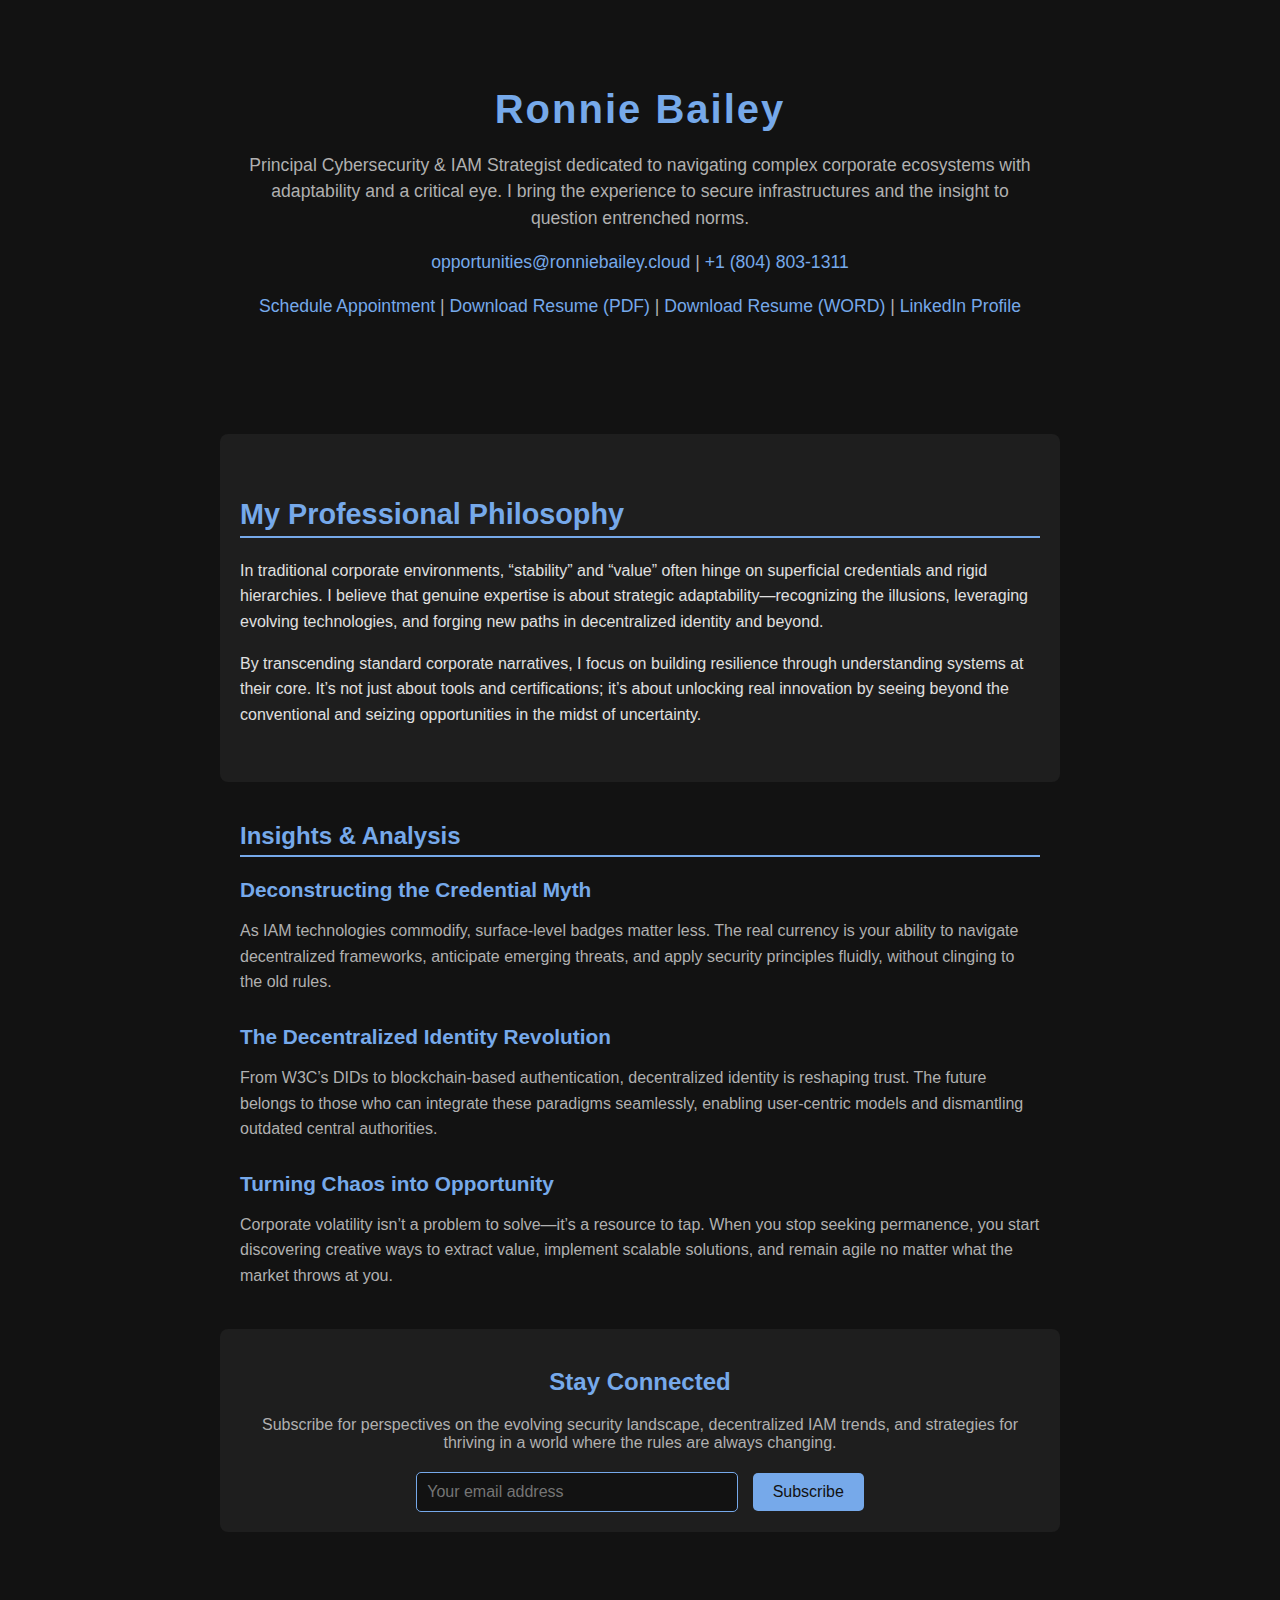
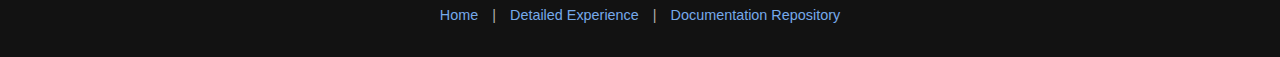
<file: landing.html>
<!DOCTYPE html>
<html lang="en">
<head>
    <meta charset="UTF-8">
    <meta name="viewport" content="width=device-width, initial-scale=1.0">
    <title>Ronnie Bailey | Cybersecurity & IAM Strategist</title>
    <style>
        body {
            font-family: 'Helvetica Neue', Arial, sans-serif;
            background-color: #121212;
            margin: 0;
            padding: 0;
            color: #E0E0E0;
        }

        a {
            color: #76A9EA;
            text-decoration: none;
        }

        a:hover {
            text-decoration: underline;
        }

        .hero {
            padding: 60px 20px;
            text-align: center;
            max-width: 800px;
            margin: 0 auto;
        }

        .hero h1 {
            font-size: 2.5em;
            letter-spacing: 2px;
            color: #76A9EA;
            margin-bottom: 20px;
        }

        .hero p {
            font-size: 1.1em;
            line-height: 1.5;
            color: #B0B0B0;
            margin-bottom: 15px;
        }

        .manifesto {
            background: #1E1E1E;
            padding: 40px 20px;
            margin: 40px auto;
            max-width: 800px;
            border-radius: 8px;
        }

        .manifesto h2 {
            font-size: 1.8em;
            margin-bottom: 20px;
            border-bottom: 2px solid #76A9EA;
            color: #76A9EA;
            padding-bottom: 5px;
        }

        .manifesto p {
            font-size: 1em;
            line-height: 1.6;
            color: #E0E0E0;
            margin-bottom: 15px;
        }

        .insights {
            max-width: 800px;
            margin: 40px auto;
            padding: 0 20px;
        }

        .insights h2 {
            font-size: 1.5em;
            margin-bottom: 20px;
            border-bottom: 2px solid #76A9EA;
            color: #76A9EA;
            padding-bottom: 5px;
        }

        .insight-article {
            margin-bottom: 30px;
        }

        .insight-article h3 {
            font-size: 1.3em;
            margin-bottom: 10px;
            color: #76A9EA;
        }

        .insight-article p {
            font-size: 1em;
            line-height: 1.6;
            color: #B0B0B0;
            margin-bottom: 15px;
        }

        .newsletter {
            max-width: 800px;
            margin: 40px auto;
            padding: 20px;
            background: #1E1E1E;
            border-radius: 8px;
            text-align: center;
        }

        .newsletter h2 {
            font-size: 1.5em;
            margin-bottom: 20px;
            color: #76A9EA;
        }

        .newsletter p {
            font-size: 1em;
            margin-bottom: 20px;
            color: #B0B0B0;
        }

        .newsletter input[type="email"] {
            padding: 10px;
            border: 1px solid #76A9EA;
            border-radius: 5px;
            font-size: 1em;
            width: 60%;
            max-width: 300px;
            margin-right: 10px;
            background: #121212;
            color: #E0E0E0;
        }

        .newsletter input[type="submit"] {
            padding: 10px 20px;
            background: #76A9EA;
            border: none;
            border-radius: 5px;
            font-size: 1em;
            color: #121212;
            cursor: pointer;
        }

        .footer-links {
            text-align: center;
            padding: 20px;
            font-size: 0.9em;
            color: #B0B0B0;
        }

        .footer-links a {
            color: #76A9EA;
            text-decoration: none;
            margin: 0 10px;
        }

        .footer-links a:hover {
            text-decoration: underline;
        }
    </style>
</head>
<body>
    <div class="hero">
        <h1>Ronnie Bailey</h1>
        <p>Principal Cybersecurity & IAM Strategist dedicated to navigating complex corporate ecosystems with adaptability and a critical eye. I bring the experience to secure infrastructures and the insight to question entrenched norms.</p>
        <p><a href="mailto:opportunities@ronniebailey.cloud">opportunities@ronniebailey.cloud</a> | <a href="tel:+8048031311">+1 (804) 803-1311</a></p>
        <p><a href="https://calendly.com/ronniebailey" target="_blank">Schedule Appointment</a> | <a href="Resume.pdf" download="Ronnie Bailey Resume.pdf">Download Resume (PDF)</a> | <a href="Resume.docx" download="Ronnie Bailey Resume.docx">Download Resume (WORD)</a> | <a href="https://www.linkedin.com/in/ronniebailey" target="_blank">LinkedIn Profile</a></p>
    </div>

    <div class="manifesto">
        <h2>My Professional Philosophy</h2>
        <p>In traditional corporate environments, “stability” and “value” often hinge on superficial credentials and rigid hierarchies. I believe that genuine expertise is about strategic adaptability—recognizing the illusions, leveraging evolving technologies, and forging new paths in decentralized identity and beyond.</p>
        <p>By transcending standard corporate narratives, I focus on building resilience through understanding systems at their core. It’s not just about tools and certifications; it’s about unlocking real innovation by seeing beyond the conventional and seizing opportunities in the midst of uncertainty.</p>
    </div>

    <div class="insights">
        <h2>Insights & Analysis</h2>
        <div class="insight-article">
            <h3>Deconstructing the Credential Myth</h3>
            <p>As IAM technologies commodify, surface-level badges matter less. The real currency is your ability to navigate decentralized frameworks, anticipate emerging threats, and apply security principles fluidly, without clinging to the old rules.</p>
        </div>
        <div class="insight-article">
            <h3>The Decentralized Identity Revolution</h3>
            <p>From W3C’s DIDs to blockchain-based authentication, decentralized identity is reshaping trust. The future belongs to those who can integrate these paradigms seamlessly, enabling user-centric models and dismantling outdated central authorities.</p>
        </div>
        <div class="insight-article">
            <h3>Turning Chaos into Opportunity</h3>
            <p>Corporate volatility isn’t a problem to solve—it’s a resource to tap. When you stop seeking permanence, you start discovering creative ways to extract value, implement scalable solutions, and remain agile no matter what the market throws at you.</p>
        </div>
    </div>

    <div class="newsletter">
        <h2>Stay Connected</h2>
        <p>Subscribe for perspectives on the evolving security landscape, decentralized IAM trends, and strategies for thriving in a world where the rules are always changing.</p>
        <form action="https://example.com/newsletter-signup" method="POST">
            <input type="email" name="email" placeholder="Your email address" required>
            <input type="submit" value="Subscribe">
        </form>
    </div>

    <div class="footer-links">
        <p><a href="index.html">Home</a> | <a href="detailed_resume.html">Detailed Experience</a> | <a href="documentationlanding.html">Documentation Repository</a></p>
    </div>
</body>
</html>
</file>
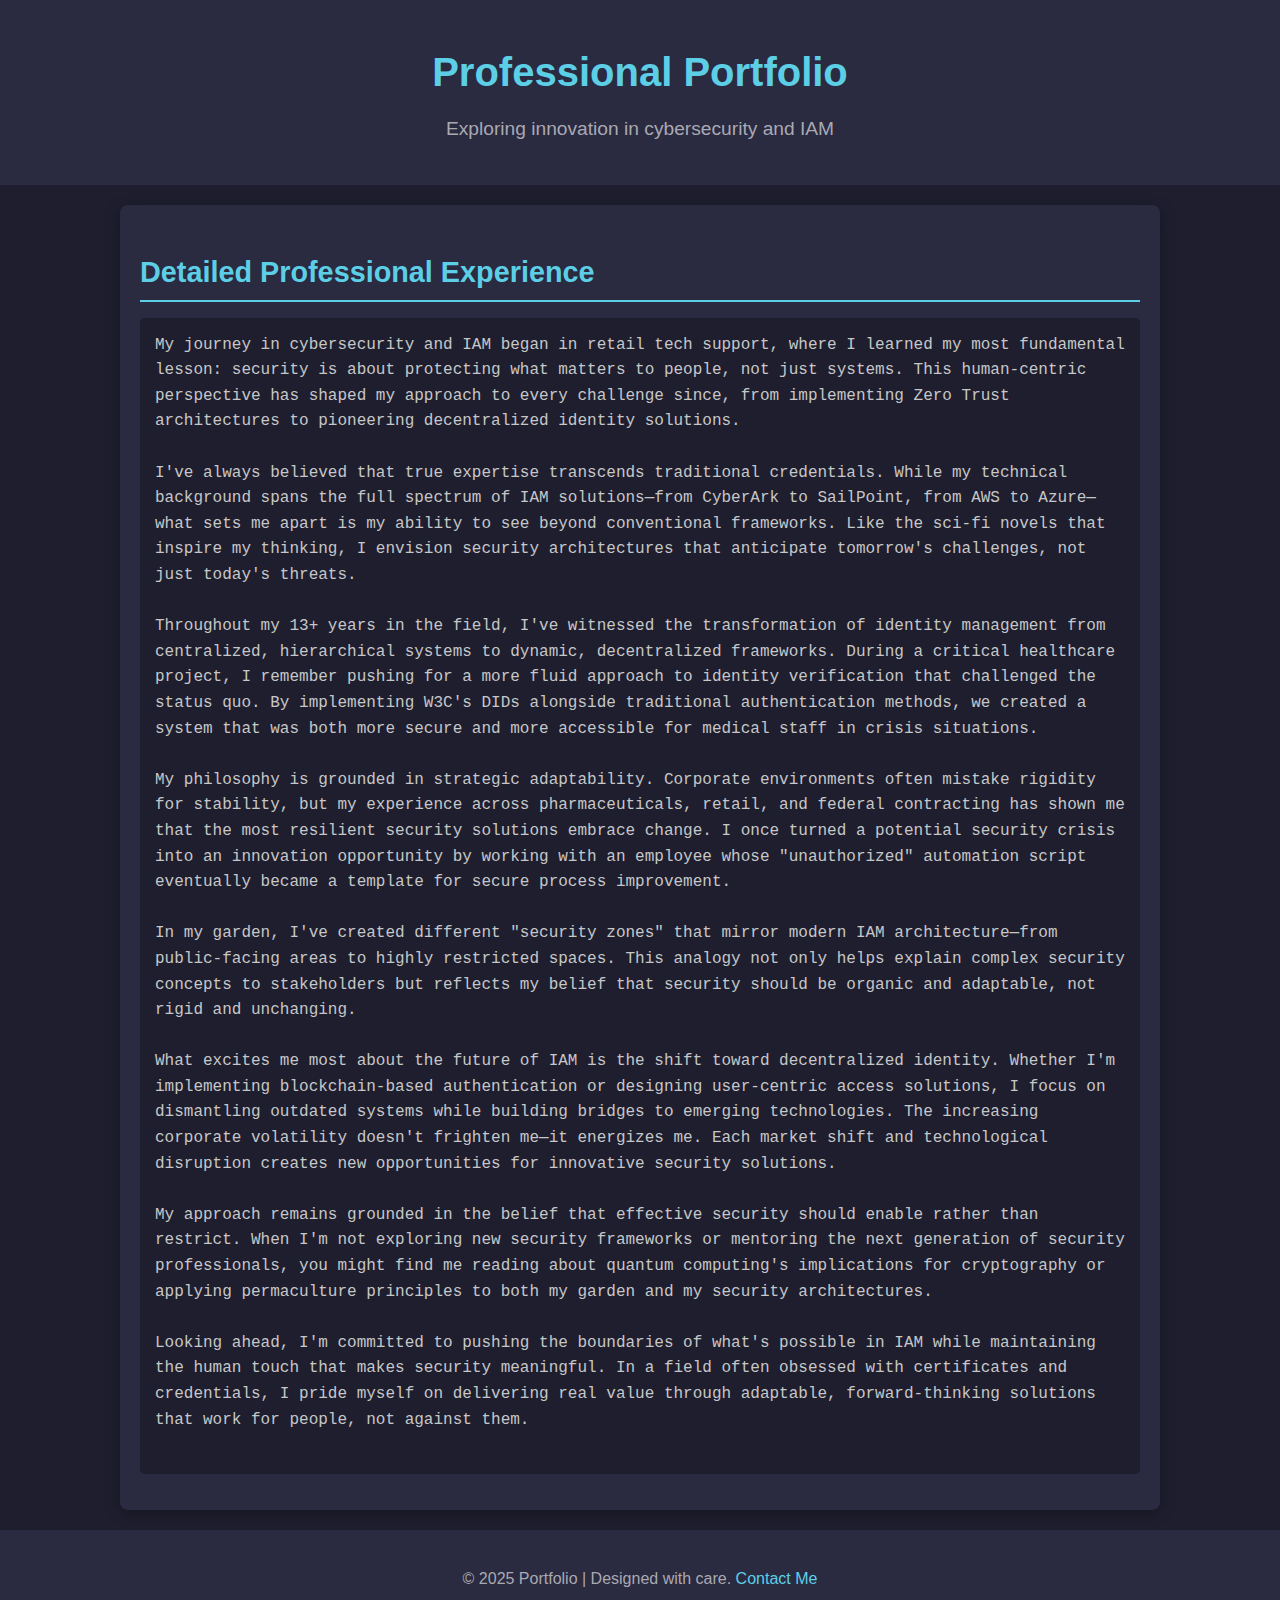
<file: narrative.html>
<!DOCTYPE html>
<html lang="en">
<head>
    <meta charset="UTF-8">
    <meta name="viewport" content="width=device-width, initial-scale=1.0">
    <title>Professional Portfolio</title>
    <style>
        /* General Styles */
        body {
            margin: 0;
            font-family: 'Roboto', sans-serif;
            background-color: #1e1e2f;
            color: #c7c7c7;
            line-height: 1.6;
        }

        header {
            background-color: #2a2a40;
            padding: 40px 20px;
            text-align: center;
        }

        header h1 {
            margin: 0;
            font-size: 2.5rem;
            color: #5ccfe6;
        }

        header p {
            margin: 10px 0 0;
            font-size: 1.2rem;
            color: #a9a9b2;
        }

        .container {
            max-width: 1000px;
            margin: 20px auto;
            padding: 20px;
            background-color: #2a2a40;
            box-shadow: 0 4px 15px rgba(0, 0, 0, 0.3);
            border-radius: 8px;
        }

        h2 {
            color: #5ccfe6;
            margin-bottom: 15px;
            font-size: 1.8rem;
            border-bottom: 2px solid #5ccfe6;
            padding-bottom: 5px;
        }

        pre {
            white-space: pre-wrap;
            font-family: 'Courier New', Courier, monospace;
            background-color: #1e1e2f;
            padding: 15px;
            border-radius: 5px;
            color: #c7c7c7;
            overflow-x: auto;
        }

        footer {
            text-align: center;
            padding: 20px;
            background-color: #2a2a40;
            color: #a9a9b2;
        }

        footer a {
            color: #5ccfe6;
            text-decoration: none;
        }

        footer a:hover {
            text-decoration: underline;
        }
    </style>
</head>
<body>
    <header>
        <h1>Professional Portfolio</h1>
        <p>Exploring innovation in cybersecurity and IAM</p>
    </header>

    <div class="container">
        <section>
            <h2>Detailed Professional Experience</h2>
            <pre>
My journey in cybersecurity and IAM began in retail tech support, where I learned my most fundamental lesson: security is about protecting what matters to people, not just systems. This human-centric perspective has shaped my approach to every challenge since, from implementing Zero Trust architectures to pioneering decentralized identity solutions.

I've always believed that true expertise transcends traditional credentials. While my technical background spans the full spectrum of IAM solutions—from CyberArk to SailPoint, from AWS to Azure—what sets me apart is my ability to see beyond conventional frameworks. Like the sci-fi novels that inspire my thinking, I envision security architectures that anticipate tomorrow's challenges, not just today's threats.

Throughout my 13+ years in the field, I've witnessed the transformation of identity management from centralized, hierarchical systems to dynamic, decentralized frameworks. During a critical healthcare project, I remember pushing for a more fluid approach to identity verification that challenged the status quo. By implementing W3C's DIDs alongside traditional authentication methods, we created a system that was both more secure and more accessible for medical staff in crisis situations.

My philosophy is grounded in strategic adaptability. Corporate environments often mistake rigidity for stability, but my experience across pharmaceuticals, retail, and federal contracting has shown me that the most resilient security solutions embrace change. I once turned a potential security crisis into an innovation opportunity by working with an employee whose "unauthorized" automation script eventually became a template for secure process improvement.

In my garden, I've created different "security zones" that mirror modern IAM architecture—from public-facing areas to highly restricted spaces. This analogy not only helps explain complex security concepts to stakeholders but reflects my belief that security should be organic and adaptable, not rigid and unchanging.

What excites me most about the future of IAM is the shift toward decentralized identity. Whether I'm implementing blockchain-based authentication or designing user-centric access solutions, I focus on dismantling outdated systems while building bridges to emerging technologies. The increasing corporate volatility doesn't frighten me—it energizes me. Each market shift and technological disruption creates new opportunities for innovative security solutions.

My approach remains grounded in the belief that effective security should enable rather than restrict. When I'm not exploring new security frameworks or mentoring the next generation of security professionals, you might find me reading about quantum computing's implications for cryptography or applying permaculture principles to both my garden and my security architectures.

Looking ahead, I'm committed to pushing the boundaries of what's possible in IAM while maintaining the human touch that makes security meaningful. In a field often obsessed with certificates and credentials, I pride myself on delivering real value through adaptable, forward-thinking solutions that work for people, not against them.
            </pre>
        </section>
    </div>

    <footer>
        <p>&copy; 2025 Portfolio | Designed with care. <a href="opportunities@ronniebailey.cloud">Contact Me</a></p>
    </footer>
</body>
</html>
</file>
